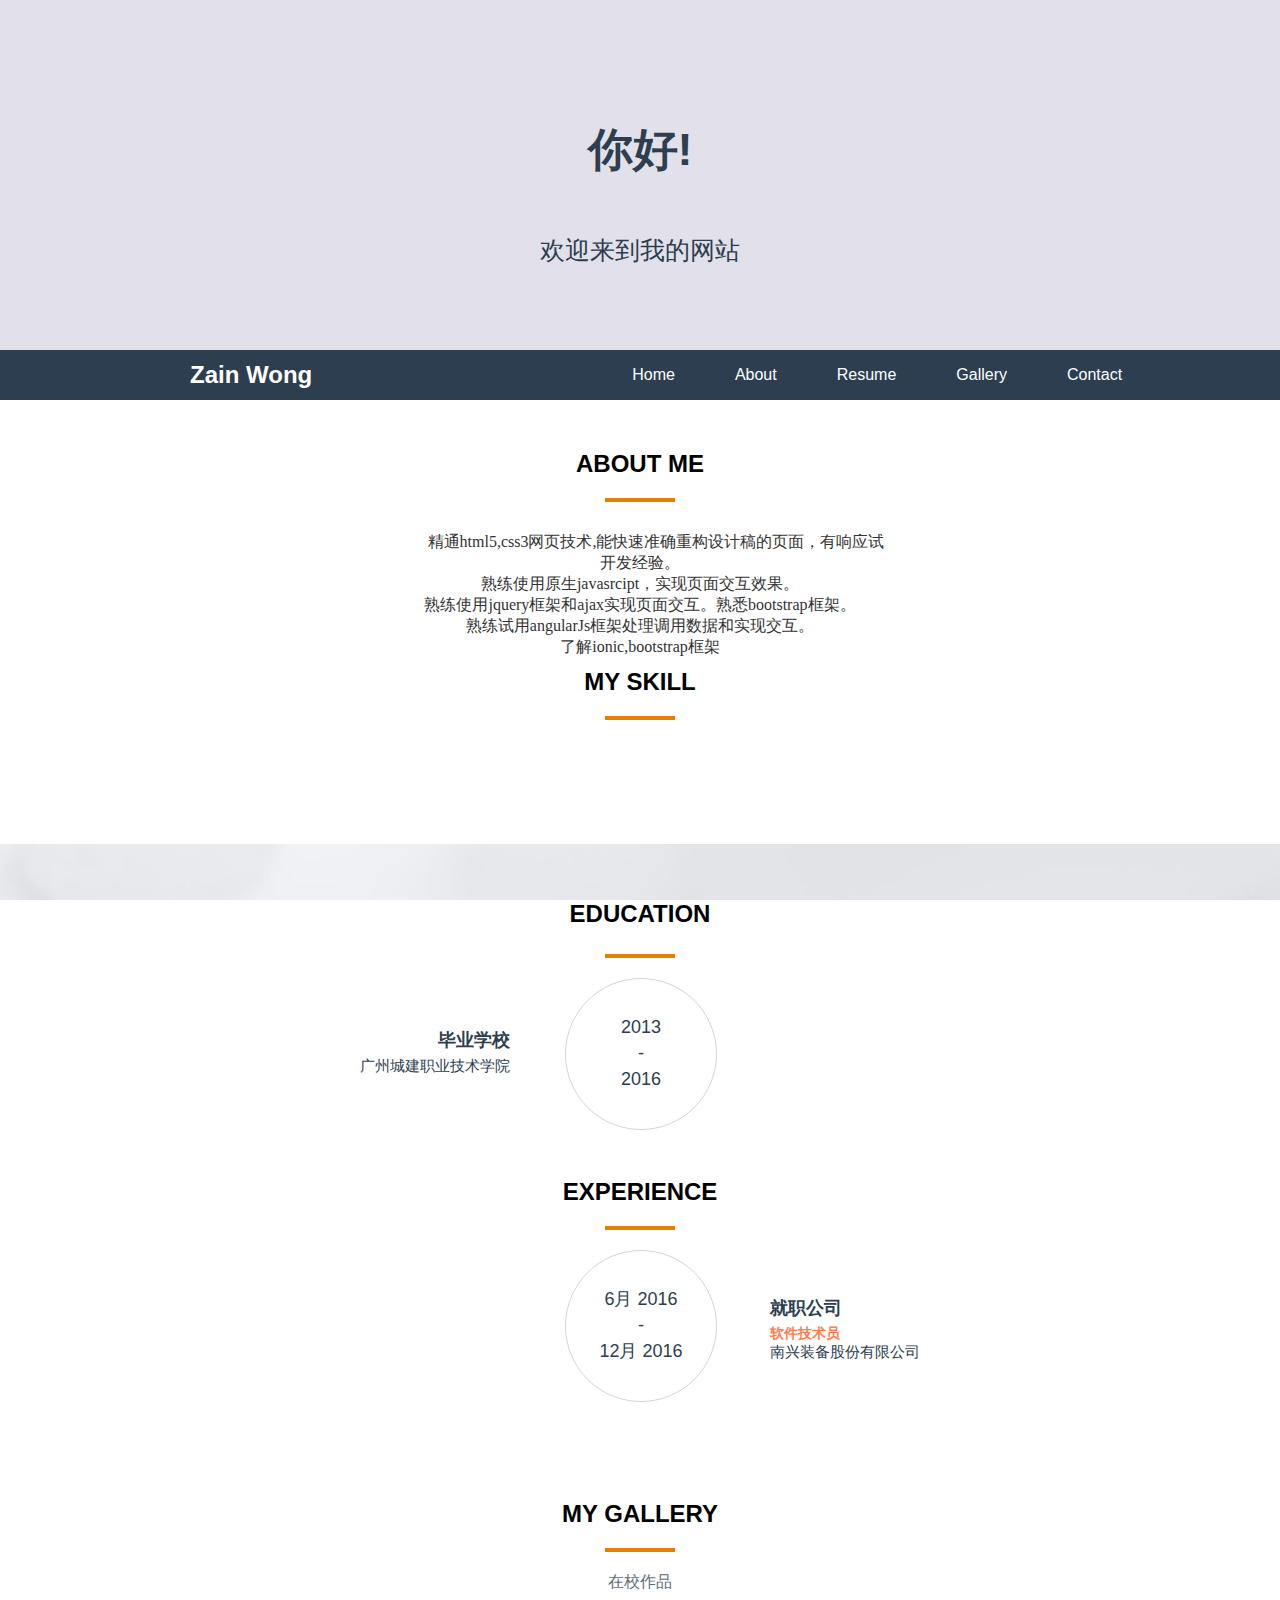
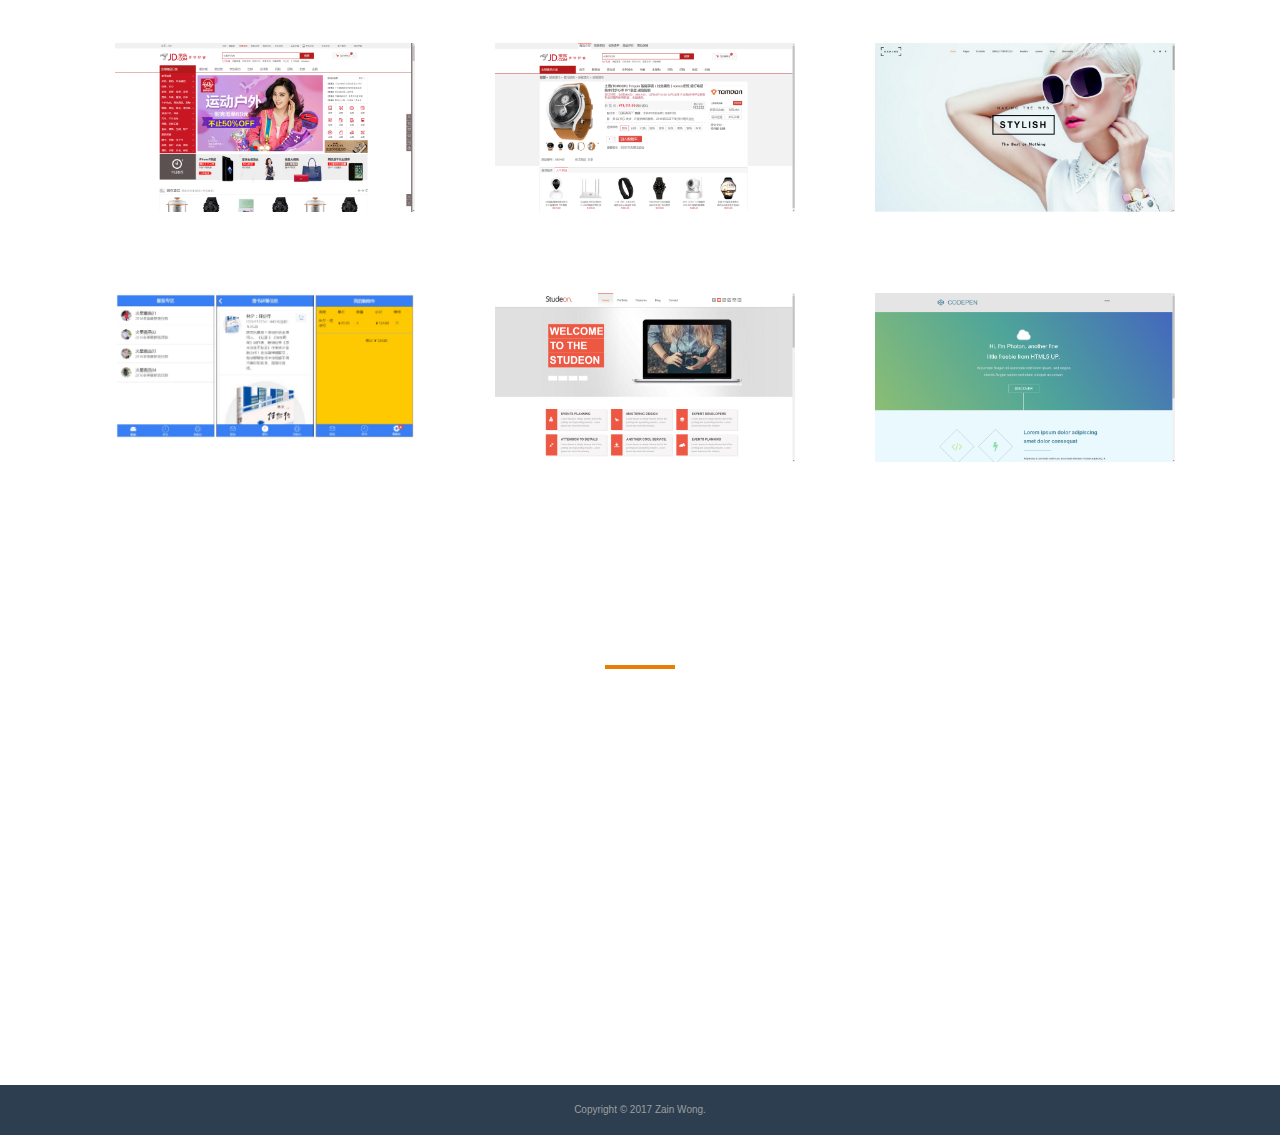
<file: index.html>
<!DOCTYPE html>
<html lang="en">
<head>
    <meta charset="UTF-8">
    <title>Zain Wong</title>
    <link href="css/font-awesome.css" rel="stylesheet" type="text/css"/>
    <link href="css/style.css" rel="stylesheet" type="text/css">
    <script src="js/jquery-3.1.0.js"></script>
    <script src="js/jq.js"></script>
</head>

<body>
<div class="wrap">

    <header>
        <div class="head_in">
            <div class="head_pic"></div>
            <div class="title">
                <h3>你好!</h3>
                <p>欢迎来到我的网站</p>
            </div>
        </div>
    </header>
    <div class="nav " id="nav">
        <div class="inner ">
            <h2><a id="wang" href="javascript:">Zain Wong</a></h2>
            <ul id="ul">
                <li id="home_b"><a href="javascript:">Home</a></li>
                <li id="about_b"><a href="javascript:">About</a></li>
                <li id="res_b"><a href="javascript:">Resume</a></li>
                <li id="gal_b"><a href="javascript:">Gallery</a></li>
                <li id="contact_b"><a href="javascript:">Contact</a></li>
            </ul>
        </div>
    </div>
    <section id="about">
        <div class="inner  clearfix">
            <h2 class="about_me">ABOUT ME</h2>
            <hr>
            <p>精通html5,css3网页技术,能快速准确重构设计稿的页面，有响应试开发经验。<br/>
                熟练使用原生javasrcipt，实现页面交互效果。<br/>
                熟练使用jquery框架和ajax实现页面交互。熟悉bootstrap框架。<br/>
                熟练试用angularJs框架处理调用数据和实现交互。<br/>
                了解ionic,bootstrap框架
            </p>
            <h2 class="skill">MY SKILL</h2>
            <hr>
            <ul>
                <li>HTML</li>
                <li>CSS</li>
                <li>JavaScript</li>
                <li>Jquery</li>
            </ul>
        </div>
    </section>
    <section id="edu">
        <div class="inner">
            <h2 class="educ">EDUCATION</h2>
            <hr>
            <div class="top ">
                <ul>
                    <li>
                        <div class="time">
                            <h4>2013
                                <br/>-<br/>
                                2016
                            </h4>
                        </div>
                        <div class="school">
                            <h5>毕业学校</h5>
                            <p>广州城建职业技术学院</p>
                            <span class="arrow"></span>
                        </div>
                    </li>
                </ul>
            </div>
            <h2>EXPERIENCE</h2>
            <hr>
          <div class="bot">
              <ul>
                  <li>
                      <div class="time">
                          <h4>6月 2016
                              <br/>-<br/>
                              12月 2016
                          </h4>
                      </div>
                      <div class="school exp">
                          <h5>就职公司</h5>
                          <h6>软件技术员</h6>
                          <p>南兴装备股份有限公司</p>
                          <span class="arrow_l"></span>
                      </div>
                  </li>
              </ul>
          </div>
        </div>
    </section>
    <section id="gallery" class="clearfix">
        <div class="inner">
            <h2>MY GALLERY</h2>
            <hr>
            <p>在校作品</p>
            <ul>
                <li>
                    <img src="images/01.png"/>
                    <div class="hoverText">
                        <a href="./jd/京东.html">
                            <div class="hover-text">
                                <h4>仿京东首页</h4>
                                <span>运用jQuery，css3技术</span>
                                <i class="fa fa-search"></i>
                            </div>
                        </a>
                    </div>
                </li>
                <li>
                    <img src="images/03.png"/>
                    <div class="hoverText">
                        <a href="./shopCar/shop.html">
                            <div class="hover-text">
                                <h4>仿京东详情页，购物车</h4>
                                <span>运用angular技术</span>
                                <i class="fa fa-search"></i>
                            </div>
                        </a>
                    </div>
                </li>
                <li>
                    <img src="images/02.png"/>
                    <div class="hoverText">
                        <a href="./stylish/1.html">
                            <div class="hover-text">
                                <h4>较完整的响应式网页</h4>
                                <span>Web Disign</span>
                                <i class="fa fa-search"></i>
                            </div>
                        </a>
                    </div>
                </li>

                <li>
                    <img src="images/04.jpg"/>
                    <div class="hoverText">
                        <a href="./phone/index.html">
                            <div class="hover-text">
                                <h4>web app轻应用</h4>
                                <span>运用angular，ionic技术</span>
                                <i class="fa fa-search"></i>
                            </div>
                        </a>
                    </div>
                </li>
                <li>
                    <img src="images/05.png"/>
                    <div class="hoverText">
                        <a href="./studeon/index.html">
                            <div class="hover-text">
                                <h4>较完整的静态页面</h4>
                                <span>多页面链接</span>
                                <i class="fa fa-search"></i>
                            </div>
                        </a>
                    </div>
                </li>
                <li>
                    <img src="images/06.png"/>
                    <div class="hoverText">
                        <a href="./codepen/codepen.html">
                            <div class="hover-text">
                                <h4>纯css静态页面</h4>
                                <span>主要技术css3,fontAwesome</span>
                                <i class="fa fa-search"></i>
                            </div>
                        </a>
                    </div>
                </li>

            </ul>
        </div>
    </section>
    <section id="contact">
        <div class="inner">
            <h2>CONTACT ME</h2>
            <hr>
            <div class="phone">
                <i class="fa fa-phone"></i>
                <p>13903030781</p>
            </div>
            <div class="email">
                <i class="fa fa-envelope"></i>
                <p>1209213529@qq.com</p>
            </div>
            <i class="fa fa-wechat wechat"></i>
            <ul id="wechat">
               <li></li>
                <li></li>
                <li></li>
                <li></li>
            </ul>
            <i class="fa fa-arrow-up" id="toTop"></i>
        </div>
    </section>
    <footer>
        <p>Copyright © 2017 Zain Wong. </p>
    </footer>
</div>

</body>
</html>
</file>
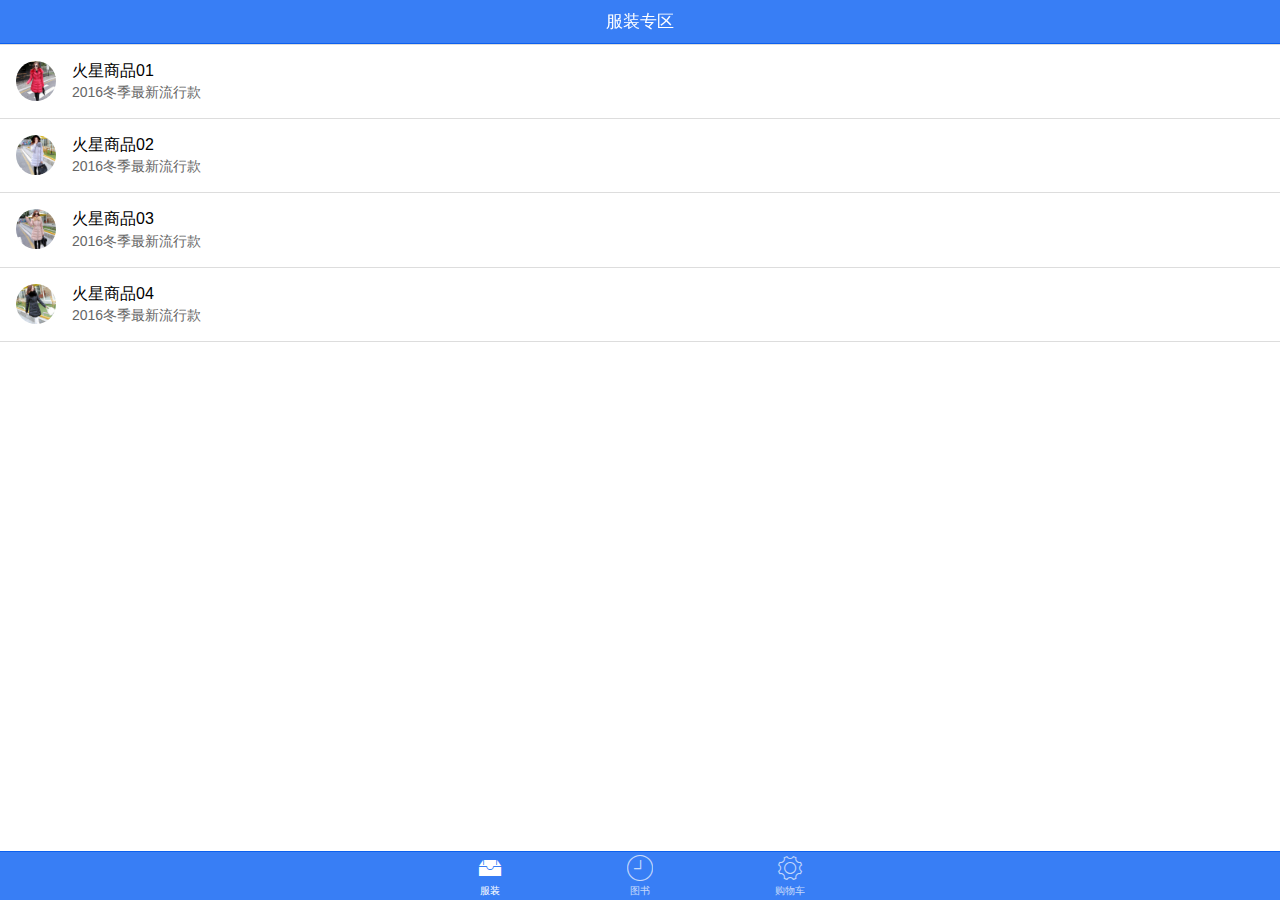
<file: phone/index.html>
<!DOCTYPE html>
<html lang="en">
<head>
    <meta charset="UTF-8">
    <title>Title</title>
    <link href="lib/ionic/css/ionic.css" rel="stylesheet">
    <script src="lib/ionic/js/ionic.bundle.js"></script>
    <script src="js/app.js"></script>
    <script src="js/services/cartService.js"></script>
    <script src="js/filters/customFilters.js"></script>
    <script src="templates/tabs/tabsCtrl.js"></script>
    <script src="templates/clothes/clothesCtrl.js"></script>
    <script src="templates/detail/detailCtrl.js"></script>
    <script src="templates/books/booksCtrl.js"></script>
    <script src="templates/booksDetail/booksDetailCtrl.js"></script>
    <script src="templates/cart/cartCtrl.js"></script>
</head>
<body ng-app="myapp">
<ion-nav-bar class="bar-positive">
    <ion-nav-back-button></ion-nav-back-button>
</ion-nav-bar>

<ion-nav-view></ion-nav-view>
</body>
</html>
</file>
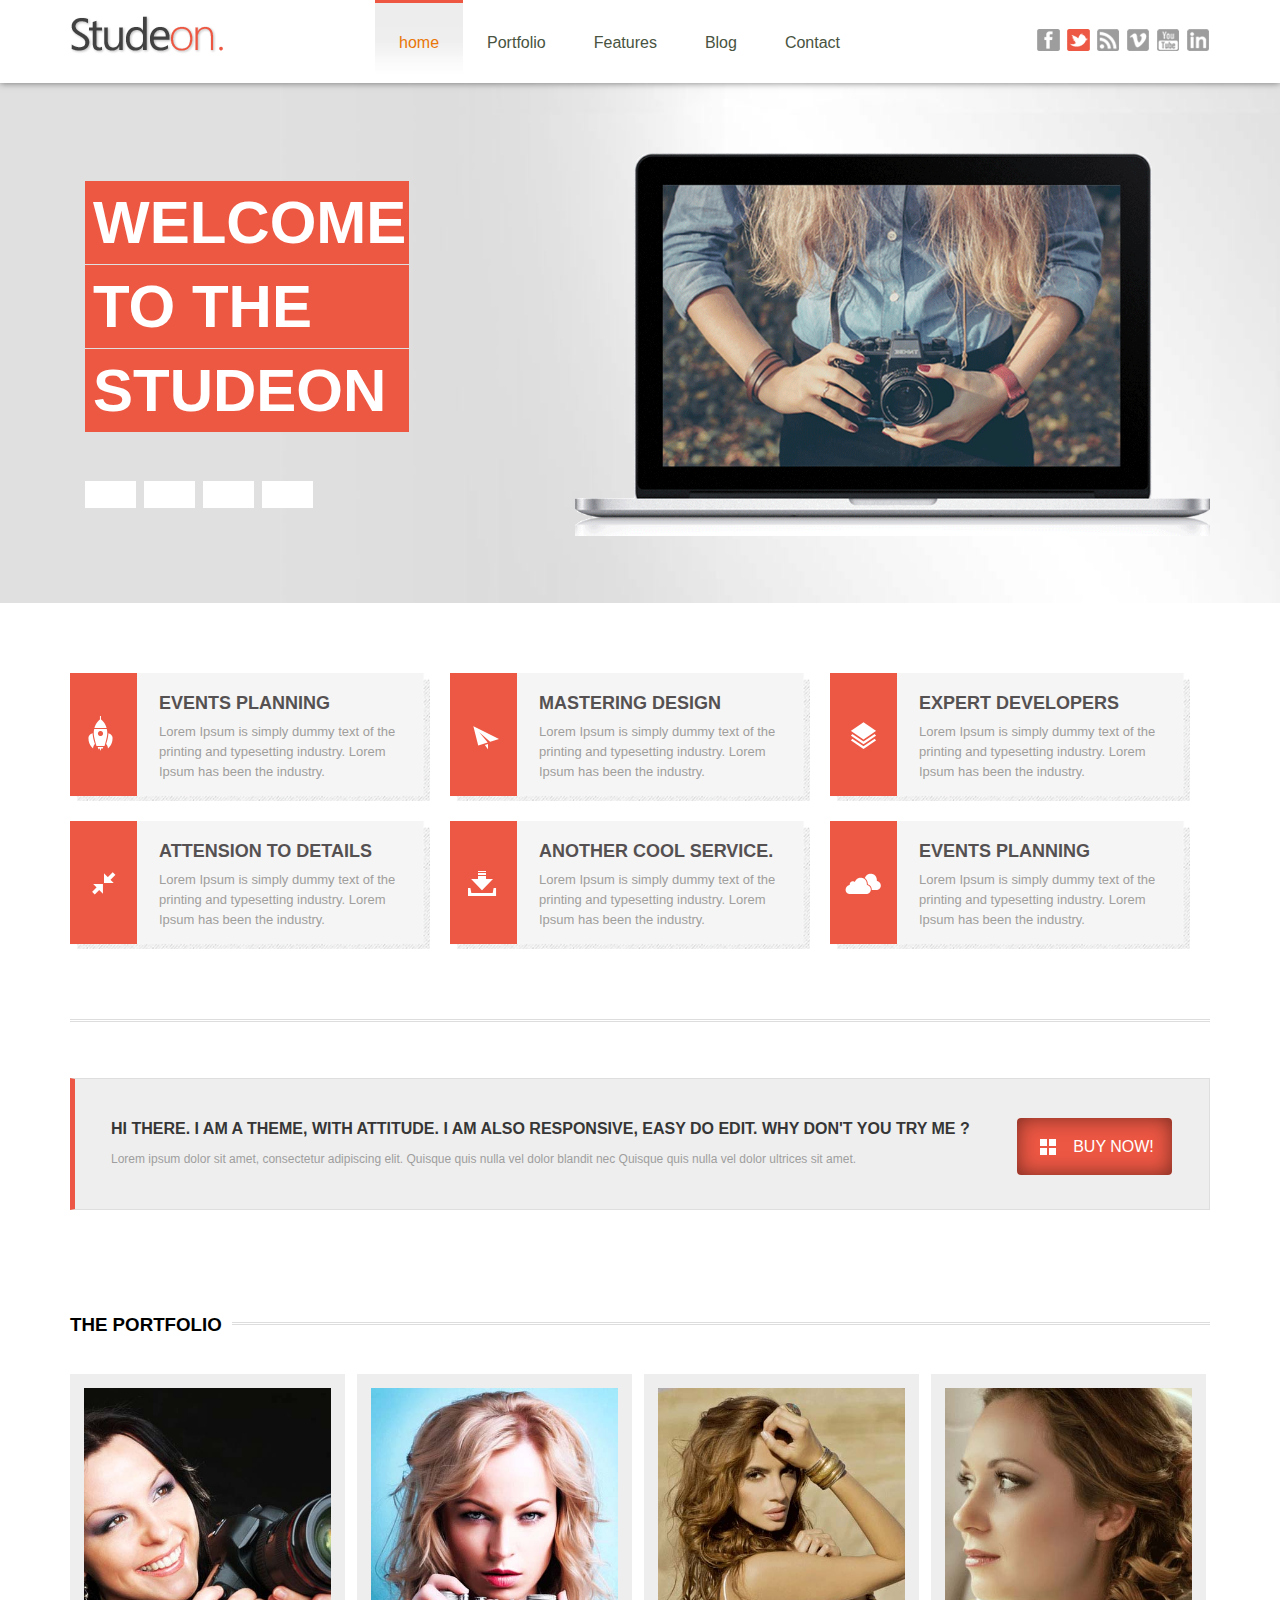
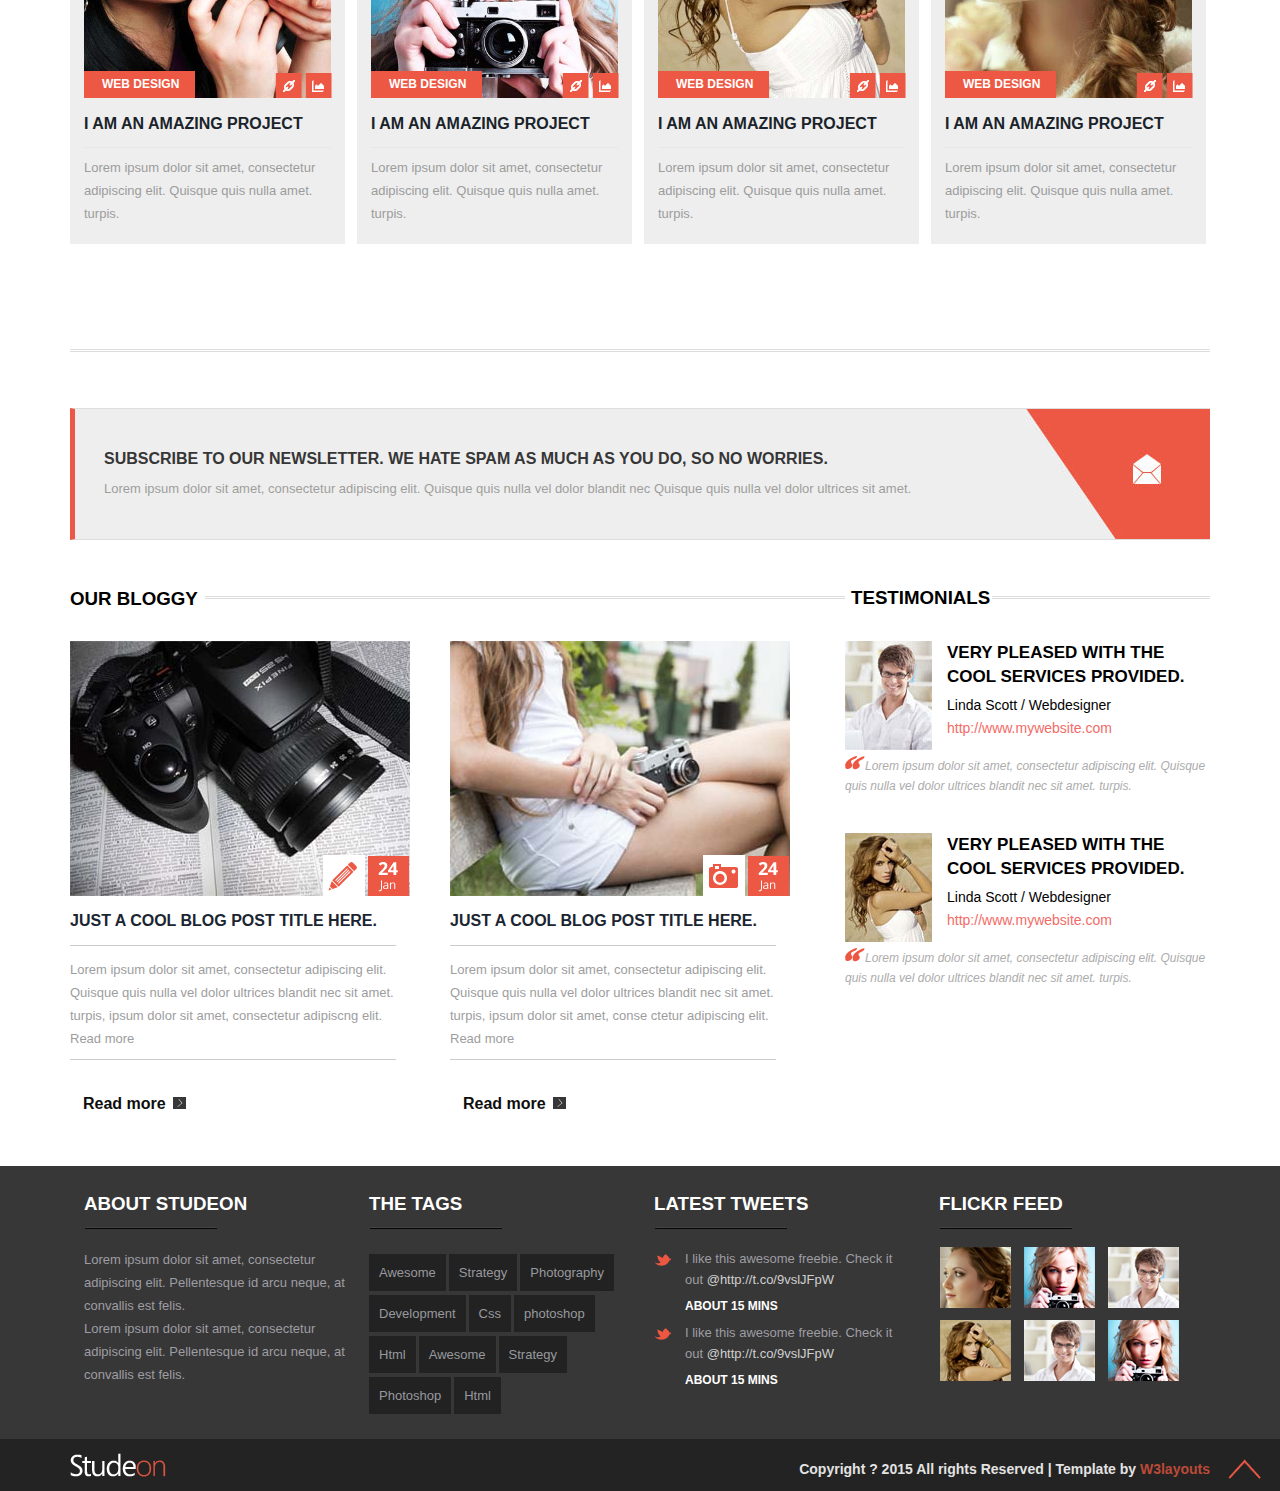
<file: studeon/index.html>
<!doctype html>
<html>
<head>
<meta charset="utf-8">
<title>index</title>
<link href="css/style.css" rel="stylesheet" type="text/css">
<link href="css/index.css" rel="stylesheet" type="text/css">
</head>

<body> 
	<div class="header">  
    	<div class="h-inner">
        	<div class="logo"><a href="#"><img src="images/logo.png" /></a></div>
            <div class="nav">
                <ul>
                    <li><a href="index.html" class="active">home</a></li>
                    <li><a href="portfolio.html">Portfolio</a></li>
                    <li><a href="features.html" >Features</a></li>
                    <li><a href="blog.html" >Blog</a></li>
                    <li><a href="contact.html" >Contact</a></li>
                </ul>
            </div>
            <div class="icon">
            <ul>
            	<li><a href="#" class="f"></a></li>
            	<li><a href="#" class="tiw"></a></li>
            	<li><a href="#" class="wifi"></a></li>
            	<li><a href="#" class="v"></a></li>
            	<li><a href="#" class="you"></a></li>
            	<li><a href="#" class="in"></a></li>
            </ul>
            </div>
        </div>
          	
    </div>
    <div class="banner">
    	<div class="banner-in">
        	<div class="banner-l">
            	<div class="banner-t">
                	<h2>WELCOME</h2>
                 	<h2 class="mid">TO THE</h2>
                	<h2>STUDEON</h2>                   
                </div>
                <div class="banner-b">
                	<div class="btn"><a href="#"></a></div>
                  	<div class="btn"><a href="#"></a></div>
                	<div class="btn"><a href="#"></a></div>
                	<div class="btn"><a href="#"></a></div>                 
                </div>
            </div>
            <div class="banner-r"><img src="images/slide1.png"/></div>
        </div>
    </div>
    <div class="main">
    	<div class="icon">
        	<div class="icon-in">
            	   <div class="icon-inner">
                	<div class="pic pic1"></div>
                    <div class="text">
                    	<h3>EVENTS PLANNING</h3>
                        <p>Lorem Ipsum is simply dummy text of the printing and typesetting industry. Lorem Ipsum has been the industry.</p>
                    </div>
                </div>
             	<div class="icon-inner">
                	<div class="pic pic2"></div>
                    <div class="text">
                    	<h3>MASTERING DESIGN</h3>
                        <p>Lorem Ipsum is simply dummy text of the printing and typesetting industry. Lorem Ipsum has been the industry.</p>
                    </div>
                </div>
            	<div class="icon-inner">
                	<div class="pic pic3"></div>
                    <div class="text">
                    	<h3>EXPERT DEVELOPERS</h3>
                        <p>Lorem Ipsum is simply dummy text of the printing and typesetting industry. Lorem Ipsum has been the industry.</p>
                    </div>
                </div>
            	<div class="icon-inner">
                	<div class="pic pic4"></div>
                    <div class="text">
                    	<h3>ATTENSION TO DETAILS</h3>
                        <p>Lorem Ipsum is simply dummy text of the printing and typesetting industry. Lorem Ipsum has been the industry.</p>
                    </div>
                </div>
            	<div class="icon-inner">
                	<div class="pic pic5"></div>
                    <div class="text">
                    	<h3>ANOTHER COOL SERVICE.</h3>
                        <p>Lorem Ipsum is simply dummy text of the printing and typesetting industry. Lorem Ipsum has been the industry.</p>
                    </div>
                </div>
            	<div class="icon-inner">
                	<div class="pic pic6"></div>
                    <div class="text">
                    	<h3>EVENTS PLANNING</h3>
                        <p>Lorem Ipsum is simply dummy text of the printing and typesetting industry. Lorem Ipsum has been the industry.</p>
                    </div>
                </div>
           </div>
        </div>
    	<div class="buy">
        	<div class="buy-in">
            	<div class="left">
                	<h3>HI THERE. I AM A THEME, WITH ATTITUDE. I AM ALSO RESPONSIVE, EASY DO EDIT. WHY DON'T YOU TRY ME ?</h3>
                    <p>Lorem ipsum dolor sit amet, consectetur adipiscing elit. Quisque quis nulla vel dolor blandit nec Quisque quis nulla vel dolor ultrices sit amet.</p>
                </div>
                <a href="#"><div class="btn"><h3 class="buy-now">BUY NOW!</h3></div></a>
            </div>
        </div>
    	<div class="por">
        	<div class="portf"><h3>THE PORTFOLIO</h3></div>
        	<div class="pic">
                
            	<div class="pic-in">
                	<div class="photo"><img src="images/p1.jpg"/>                    </div>
                  	<div class="icon1">WEB DESIGN</div>
                	<div class="icon2"><a href="#"></a></div>
                	<div class="icon3"><a href="#"></a></div>

                    <h3>I AM AN AMAZING PROJECT</h3>
                    <p>Lorem ipsum dolor sit amet, consectetur adipiscing elit. Quisque quis nulla amet. turpis.</p>
                </div>
           	    <div class="pic-in">
                	<div class="photo"><img src="images/p2.jpg"/></div>
                 	<div class="icon1">WEB DESIGN</div>
                	<div class="icon2"><a href="#"></a></div>
                	<div class="icon3"><a href="#"></a></div>

                    <h3>I AM AN AMAZING PROJECT</h3>
                    <p>Lorem ipsum dolor sit amet, consectetur adipiscing elit. Quisque quis nulla amet. turpis.</p>
                </div>
            	<div class="pic-in">
                	<div class="photo"><img src="images/p3.jpg"/></div>                  	
                    <div class="icon1">WEB DESIGN</div>
                	<div class="icon2"><a href="#"></a></div>
                	<div class="icon3"><a href="#"></a></div>

                    <h3>I AM AN AMAZING PROJECT</h3>
                    <p>Lorem ipsum dolor sit amet, consectetur adipiscing elit. Quisque quis nulla amet. turpis.</p>
                </div>
            	<div class="pic-in pic4">
                	<div class="photo"><img src="images/p4.jpg"/></div>                  	
                    <div class="icon1">WEB DESIGN</div>
                	<div class="icon2"><a href="#"></a></div>
                	<div class="icon3"><a href="#"></a></div>

                    <h3>I AM AN AMAZING PROJECT</h3>
                    <p>Lorem ipsum dolor sit amet, consectetur adipiscing elit. Quisque quis nulla amet. turpis.</p>
                </div>
           </div>
        </div>
    	<div class="mail">
        	<div class="mail-in">
            	<div class="text">
                	<h3>SUBSCRIBE TO OUR NEWSLETTER. WE HATE SPAM AS MUCH AS YOU DO, SO NO WORRIES.</h3>
                    <p>Lorem ipsum dolor sit amet, consectetur adipiscing elit. Quisque quis nulla vel dolor blandit nec Quisque quis nulla vel dolor ultrices sit amet.</p>
                </div>
                <div class="let"><img src="images/index_10.jpg"/></div>
            </div>
        </div>
    	<div class="blog">
            <div class="text"><h3>OUR BLOGGY</h3></div>

        	<div class="blog-l">
            	<div class="left">
                	<div class="pic"><img src="images/b1.jpg"/>
                    <div class="l"></div>
					<div class="r"></div>
                                        
                    </div>
                    <h3>JUST A COOL BLOG POST TITLE HERE.</h3>
                    <p>Lorem ipsum dolor sit amet, consectetur adipiscing elit. Quisque quis nulla vel dolor ultrices blandit nec sit amet. turpis, ipsum dolor sit amet, consectetur adipiscng elit.
Read more  </p>
                    <div class="more">
                    	<a href="#">
                    	<h4>Read more</h4>
                    	<div class="jian"></div>
                        </a>
                    </div>
                </div>
           	  <div class="left left1">
                	<div class="pic"><img src="images/b2.jpg"/>
                    <div class="l pho"></div>
					<div class="r"></div>
                                        
                    </div>
                    <h3>JUST A COOL BLOG POST TITLE HERE.</h3>
                    <p>Lorem ipsum dolor sit amet, consectetur adipiscing elit. Quisque quis nulla vel dolor ultrices blandit nec sit amet. turpis, ipsum dolor sit amet, conse ctetur adipiscing elit.
Read more  </p>
                    <div class="more">
                    	<a href="#">
                    	<h4>Read more</h4>
                    	<div class="jian"></div>
                        </a>
                    </div>
                </div>
           </div>
            <div class="blog-r">
            	<div class="text"><h3>TESTIMONIALS</h3></div>
               <div class="top">
              		<div class="top-t">
                        <div class="pic"><img src="images/pp_03.jpg"/>   
                        </div>
                        <div class="text-r">
                        <h3>VERY PLEASED WITH THE </h3>
                        <h3 class="h6">COOL SERVICES PROVIDED.</h3>
                        <h4>Linda Scott / Webdesigner</h4>
                        <h5>http://www.mywebsite.com</h5>
    
                        </div> 
                        </div>  
                    <p><img src="images/quotes.png"/><i>Lorem ipsum dolor sit amet, consectetur adipiscing elit. Quisque quis nulla vel dolor ultrices blandit nec sit amet. turpis.</i></p>
              </div>
               <div class="top bot">
              		<div class="top-t">
                        <div class="pic"><img src="images/pp_06.jpg"/>   
                        </div>
                        <div class="text-r">
                        <h3>VERY PLEASED WITH THE </h3>
                        <h3 class="h6">COOL SERVICES PROVIDED.</h3>
                        <h4>Linda Scott / Webdesigner</h4>
                        <h5>http://www.mywebsite.com</h5>
    
                        </div> 
                 </div>  
                    <p><img src="images/quotes.png"/><i>Lorem ipsum dolor sit amet, consectetur adipiscing elit. Quisque quis nulla vel dolor ultrices blandit nec sit amet. turpis.</i></p>
              </div>
           </div>
        </div>
        
    </div>
	<div class="footer">
   		<div class="footer-in">
        	<div class="left">
            	<h3>ABOUT STUDEON</h3>
                <p>Lorem ipsum dolor sit amet, consectetur adipiscing elit. Pellentesque id arcu neque, at convallis est felis.</p>
                <p class="p2">Lorem ipsum dolor sit amet, consectetur adipiscing elit. Pellentesque id arcu neque, at convallis est felis.</p>
            </div>
          	<div class="left">
            	<h3>THE TAGS</h3>
                <div class="black">
                    <div class="box"><a href="#">Awesome</a></div>
                    <div class="box"><a href="#">Strategy</a></div>
                    <div class="box"><a href="#">Photography</a></div>
                    <div class="box"><a href="#">Development</a></div>
                    <div class="box"><a href="#">Css</a></div>
                    <div class="box"><a href="#">photoshop</a></div>
                    <div class="box"><a href="#">Html</a></div>
                    <div class="box"><a href="#">Awesome</a></div>
                    <div class="box"><a href="#">Strategy</a></div>
                    <div class="box"><a href="#">Photoshop</a></div>
                    <div class="box"><a href="#">Html</a></div>
			</div>
            </div>
        	<div class="left left3">
                    <h3>LATEST TWEETS</h3> 
               		<div class="bird-in">        	
                        <p>I like this awesome freebie. Check 							it out <span><a href="#">@http://t.co/9vslJFpW</a></span></p>
                        <h4>ABOUT 15 MINS</h4> 
               		</div>
               		<div class="bird-in">        	
                        <p class="p2">I like this awesome freebie. Check 							it out <span><a href="#">@http://t.co/9vslJFpW</a></span></p>
                        <h4>ABOUT 15 MINS</h4> 
               		</div>
          	</div>
        	<div class="left last">
            	<h3>FLICKR FEED</h3>
			  <div class="feed">
                	<div class="pic"><a href="#"><img src="images/f1.png"/></a></div>
                	<div class="pic"><a href="#"><img src="images/f2.png"/></a></div>
                	<div class="pic"><a href="#"><img src="images/f3.png"/></a></div>
                	<div class="pic"><a href="#"><img src="images/f4.png"/></a></div>
                	<div class="pic"><a href="#"><img src="images/f3.png"/></a></div>
                	<div class="pic"><a href="#"><img src="images/f2.png"/></a></div>
               </div>
                
            </div>
      </div> 
    </div>
    <div class="bottom">
    	<div class="go-top"><a href="#"><img src="images/move-top.png"/></a></div>
    	<div class="bottom-in">
        	<div class="bottom-l"><img src="images/logo2.png"/></div>
        	<div class="bottom-r"><h4>Copyright ? 2015 All rights Reserved | Template by <span> W3layouts</span></h4></div>
        </div>
    </div>
</body>
</html>
</file>
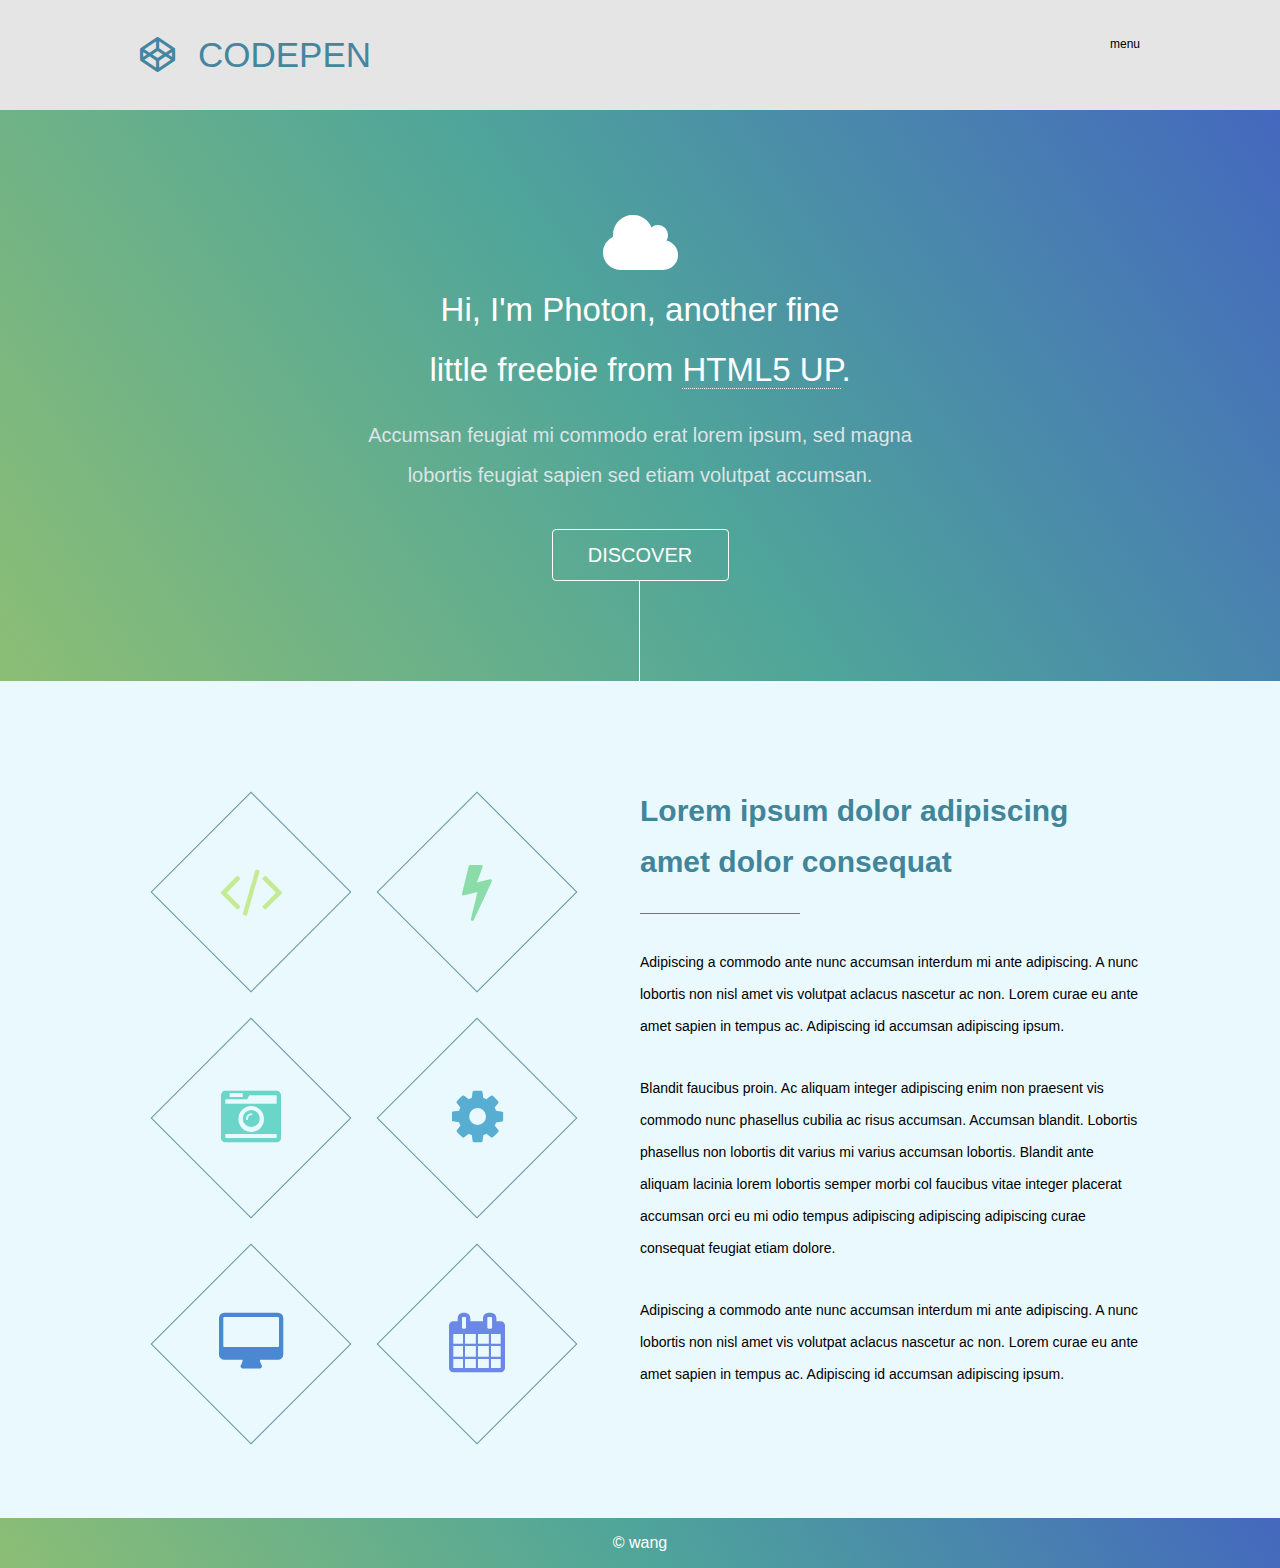
<file: codepen/codepen.html>
<!doctype html>
<html>
<head>
<meta charset="utf-8">
<title>无标题文档</title>


<link href="css/style.css" rel="stylesheet" type="text/css">
<link href="css/font-awesome.min.css" rel="stylesheet" type="text/css">
</head>

<body>
<header>
	<div class="inner">
        <div class="logo"><a href="#"><i class="fa fa-codepen"></i>CODEPEN</a></div>
        <div class="menu">menu</div>
    </div>
</header>
<section class="one">
	<div class="inner">
        <div class="cloud"><i class="fa fa-cloud"></i></div>
        <h1>Hi, I'm Photon, another fine<br/>little freebie from <a href="#">HTML5 UP</a>.</h1>
        <p>Accumsan feugiat mi commodo erat lorem ipsum, sed magna<br/>lobortis feugiat sapien sed etiam volutpat accumsan.</p>
        <div class="btn"><a href="#">DISCOVER</a></div>
    </div>
</section>
<section class="two">
	<div class="inner">
    	<div class="left">
        	<li><a href="#"><i class="fa fa-code"></i></a></li>
        	<li><a href="#"><i class="fa fa-bolt"></i></a></li>
        	<li><a href="#"><i class="fa fa-camera-retro"></i></a></li>
        	<li><a href="#"><i class="fa fa-cog"></i></a></li>
        	<li><a href="#"><i class="fa fa-desktop"></i></a></li>
        	<li><a href="#"><i class="fa fa-calendar"></i></a></li>
        </div>
        <div class="right">
        	<h3>Lorem ipsum dolor adipiscing<br/>
amet dolor consequat</h3>
			<p class="p1">Adipiscing a commodo ante nunc accumsan interdum mi ante adipiscing. A nunc lobortis non nisl amet vis volutpat aclacus nascetur ac non. Lorem curae eu ante amet sapien in tempus ac. Adipiscing id accumsan adipiscing ipsum.</p>
            <p>Blandit faucibus proin. Ac aliquam integer adipiscing enim non praesent vis commodo nunc phasellus cubilia ac risus accumsan. Accumsan blandit. Lobortis phasellus non lobortis dit varius mi varius accumsan lobortis. Blandit ante aliquam lacinia lorem lobortis semper morbi col faucibus vitae integer placerat accumsan orci eu mi odio tempus adipiscing adipiscing adipiscing curae consequat feugiat etiam dolore.</p>
            <p>
Adipiscing a commodo ante nunc accumsan interdum mi ante adipiscing. A nunc lobortis non nisl amet vis volutpat aclacus nascetur ac non. Lorem curae eu ante amet sapien in tempus ac. Adipiscing id accumsan adipiscing ipsum.</p>
        </div>
        <div class="clear"></div>
    </div>
</section>
<footer>
	<div class="inner">
    	<ul>
        	<li><a href="#"><i class="tiwter"></i></a></li>
        </ul>
        <p>© wang<br/>
</p>
    </div>
</footer>
</body>
</html>
</file>
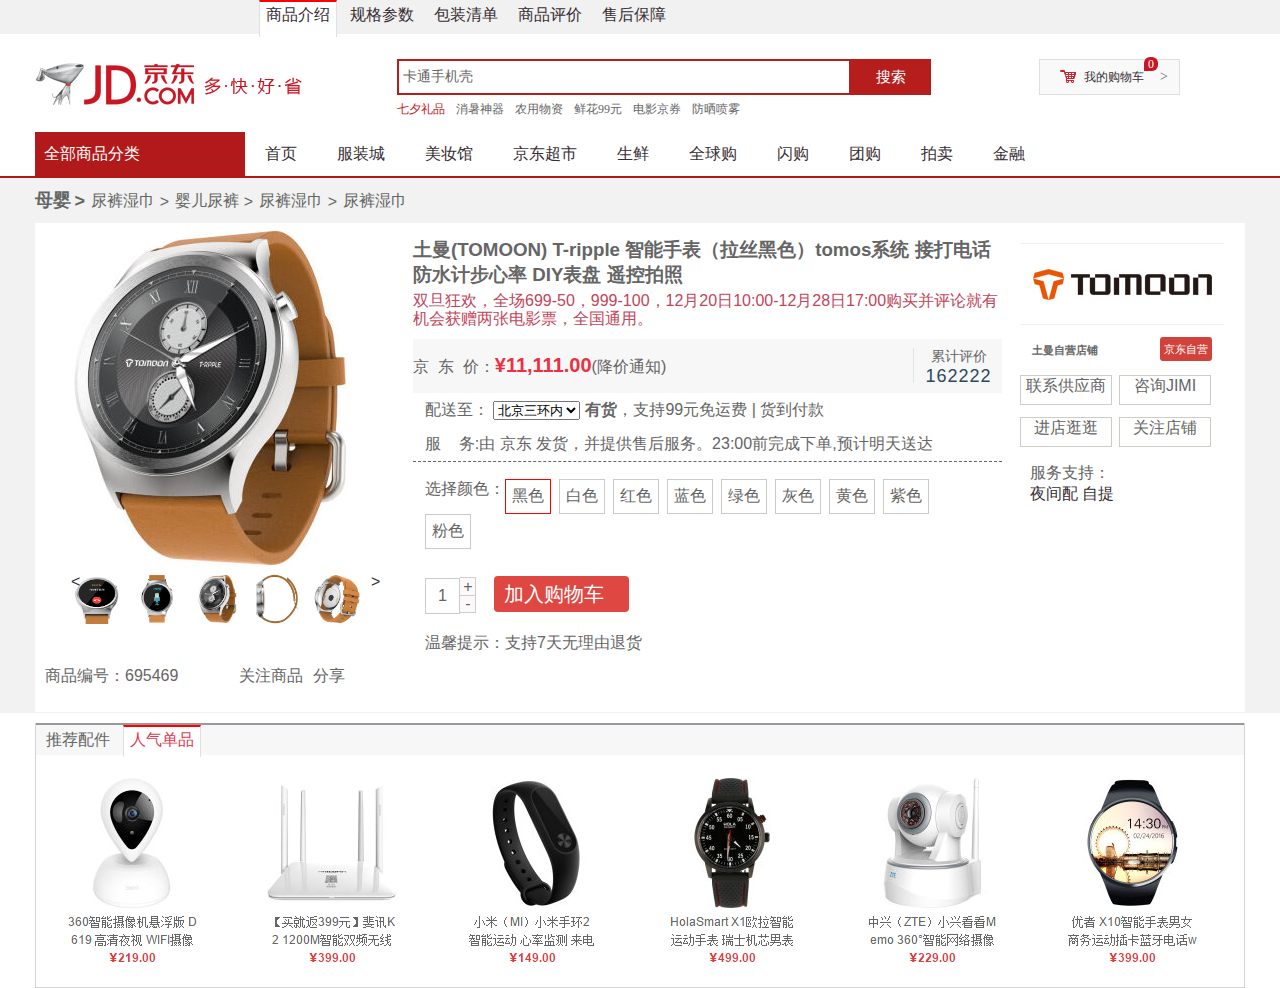
<file: jd/shop.html>
<!doctype html>
<html>
<head>
<meta charset="utf-8">
<title>无标题文档</title>
<style>
*{margin:0;padding:0;}
ul{list-style:none;}
i{font-style:normal;}
span{-moz-user-select:none;-webkit-user-select:none;-ms-user-select:none;user-select:none;}
.clear:after{content:'200B';width:0;height:0;display:block;font-size:0;clear:both}
body{font-family:arial,'微软雅黑';color:#656565}
a{text-decoration:none;color:#372e33}
.inner{margin:0 auto;width:1210px;}
header{background:#f1f1f1;z-index:-2;position:relative;}
header ul{display:inline-block;padding-left:221px;}
header ul li{float:left;line-height:30px;height:30px;padding:0 10px;text-align:center;position:relative;}
header ul li span{height:35px;width:76px;position:absolute;left:3px;top:0;background:#fff;border-left:1px #e0e0e0 solid;border-right:1px #e0e0e0 solid;border-top:2px solid red;z-index:-1;display:none;}
.s_block{display:block}
.h_mid .buycar {background: #f9f9f9 url(./images/jd2015img.png) no-repeat 19px -49px;width: 95px;height: 34px;line-height: 34px; border: 1px solid #dfdfdf; color: #666;  float: right;  font-size: 12px;  font-family: "宋体"; margin: 25px 65px 0 0;  padding-left: 44px;  position: relative;  }
.h_mid .buycar a {  font-size: 12px;  font-family: "宋体";  }
.h_mid .buycar i {  float: right;  margin-right: 11px;  font-size: 14px;  }
.h_mid .buycar span.zero {  color: #fff;  background-color: #c81623;  border-radius: 6px 6px 6px 0;  height: 14px;  line-height: 14px;  position: absolute;  left: 104px;  top: -3px;  padding: 0 4px;  font-size: 12px;  max-width: 100px;  }
.h_mid {width: 1210px;margin: 0 auto;}
.h_mid .logo {float: left;margin-top: 20px;}
.h_mid .logo img {float: left;}
.h_mid .logo a{display: inline-block;width:100%;}
.h_mid form {padding: 25px 0 0 92px;float: left;width: 538px;height: 62px;overflow: hidden;}
.h_mid form input[type="text"] {width: 454px;line-height: 32px;background-color: #fff;border: 2px solid #b61d1d;font-size: 14px;color: #666;padding: 0 4px;box-sizing: border-box;float: left;height: 36px;}
.h_mid form input[type="submit"] {width: 80px;height: 36px;border: 0;line-height: 36px;	background-color: #b61d1d;font-size: 15px;color: #fff;padding: 0 5px;float: left;cursor: pointer;}
.h_mid .link a {float: left;color: #666;font-size: 12px;font-family: "宋体";height: 28px;line-height: 28px;margin-right: 11px;}
.h_mid a.active {color: #c81623;}
.h_mid .link a:hover {color: #c81623;}
.h_bottom {width: 1210px;	margin: 0 auto;padding-top: 11px;}
.h_bottom .all {float: left; height: 44px; width: 201px;line-height: 44px; color: #fff;background: #b1191a; font-size: 16px;text-align: left;padding-left:9px;}
.h_bottom .ul {float: left;}
.h_bottom ul li {float: left;height: 44px;	line-height: 44px;padding: 0 20px;}
.h_bottom ul li a {display: block;font-size: 16px;}
.main{border-top:2px solid #b2191b;background:#f2f2f2;}
.main .m_dl i{position:absolute;right:-14px;top:1px;}
.main .m_dl{height:45px;line-height:45px;}
.main .m_dl dt{float:left;font-weight:bolder;font-size:18px;color:#626665;position:relative;}
.main .m_dl dd{float:left;padding-left:20px;position:relative;}
.in_main{height:489px;border-bottom:1px solid #f1f1f1;background:#fff}
.in_main .left{width:378px;float:left;position:relative;}
.in_main .left #div1{width:350px;height:350px;position:relative;}
.in_main .left #div1 span{height:100px;width:100px;position:absolute;opacity:.5;background:#CF5555;left:0;top:0;display:none;cursor:none}
.in_main .left #div2{height:350px;width:350px;position:absolute;left:350px;top:0;z-index:2;overflow:hidden;display:none;}
.in_main .left #div1 img{width:100%}
.in_main .left #div2 img{position:absolute;}
.in_main .left .l_bot{position:absolute;bottom:-62px;left:10px;width:310px}
.in_main .left .l_bot p{float:left;}
.in_main .left .l_bot span{float:right;display:inline-block;padding-right:10px;}


.in_main .left .l_mid{position:relative;}
.in_main .left .l_mid a{position:absolute;}
.in_main .left .l_mid ul{padding:0 36px;}
.in_main .left .l_mid li{float:left;height:50px;width:50px;margin-right:8px;border:1px solid #fff;}
.in_main .left .l_mid img{width:100%}

.in_main .left .l_top{height:360px;width:360px}
.in_main .mid{padding-top:14px;width:589px;float:left;position:relative;}
.in_main .mid h3{line-height:25px;text-intend:1em}
.in_main .mid .out{line-height:18px;color:#c3455a;padding-top:5px;margin-bottom:11px;}
.in_main .mid .price{background:#f7f7f7;padding-top:9px;padding-bottom:6px;}
.in_main .mid .in_price{height:35px;line-height:35px;width:500px;border-right:1px solid #e5e5e5;float:left;}
.in_main .mid .in_price span{font-size:20px;color:#ee2f41;font-weight:bolder;}
.in_main .mid .in_right{width:87px;float:right;text-align:center;font-size:14px;}
.in_main .mid .in_right i{font-style:normal;color:#2c495b;font-size:18px;letter-spacing:1px;}
.in_main .mid .send{line-height:34px;border-bottom:1px dashed;padding-left:12px}
.in_main .mid .send p select{margin-right:5px;}
.in_main .mid .send p i{font-weight:bolder;}
.in_main .mid .in_bot dl{padding:17px 12px 0;}
.in_main .mid .in_bot dt{font-weight:normal;font-size:16px;float:left;}
.in_main .mid .in_bot dd{padding:6px;border:1px solid #cbcbcb;float:left;margin-right:8px;cursor:pointer;}
.in_main .mid .buy{position:absolute;bottom:-65px;left:12px}
.in_main .mid .buy .num{display:inline-block;height:34px;width:33px;border:1px solid  #c8cecc;line-height:34px;text-align:center;position:relative;margin-right:30px;}
.in_main .mid .buy .plus{text-align:center;  cursor:pointer;height:17px;width:15px;background:#fdf9fa;border-top:1px solid #cdcfce;border-right:1px solid #cdcfce;border-bottom:1px solid #cdcfce;position:absolute;right:153px;top:1px;line-height:17px}
.in_main .mid .buy .deplus{text-align:center;cursor:pointer;height:16px;width:15px;background:#fdf9fa;border-right:1px solid #cdcfce;border-bottom:1px solid #cdcfce;position:absolute;right:153px;top:20px;line-height:16px}
.in_main .mid .buy_car{display:inline-block;background:#df4742;line-height:36px; height:36px;width:115px;font-size:20px;color:#fff;padding:0 10px;border-radius:4px;}
.in_main .mid .tip{position:absolute;position:absolute;bottom:-105px;left:12px}
.in_main .right{padding-top:20px;float:right;width:204px;margin-right:21px;position:relative;}
.in_main .right .pic{height:70px;width:204px;border-top:1px solid #eeeeee;border-bottom:1px solid #eeeeee;text-align:center;padding-top:10px;}
.in_main .right h6{line-height:50px;padding:0 12px;}
.in_main .right .jingd{float:right;background:#d1423a;padding:4px;line-height:16px;margin-top:12px;color:#fff;font-weight:normal;border-radius:3px;}
.in_main .right li{height:28px;width:90px;border:1px solid #cccdc5;float:left;margin-right:7px;margin-bottom:12px;text-align:center; }
.in_main .right .bot{position:absolute;top:240px;left:10px;}
.bottom{border-left:1px solid #d4d4d4;border-right:1px solid #d4d4d4;border-bottom:1px solid #d4d4d4;height:264px;width:1208px;margin:0 auto;margin-top:10px;}
.bottom .top{display:inline-block;background:#f7f7f7;width:1208px;border-top:2px solid #99989e;z-index:-2;position:relative;}
.bottom .top li{float:left;line-height:30px;height:30px;padding:0 10px;text-align:center;position:relative;}
.bottom .top .ac{color:#df3951}
.bottom .top li span{height:30px;width:76px;position:absolute;left:3px;top:0;background:#fff;border-left:1px #e0e0e0 solid;border-right:1px #e0e0e0 solid;border-top:2px solid red;z-index:-1;display:none;}
.bottom .top li .s_block{display:block}
</style>
</head>
<script src="js/jquery-3.1.0.js"></script>
<script src="js/angular.js"></script>
<script src="js/angular-route.js"></script>
<script>
    var myapp = angular.module('myapp',['ngRoute'])
            .config(function ($routeProvider) {
                $routeProvider
                        .when('/',{templateUrl:'pages/products.html',controller:'productsCtrl'})
                        .when('/products',{templateUrl:'pages/products.html',controller:'productsCtrl'})
                        .when('/car',{templateUrl:'pages/car.html',controller:'cartCtrl'})
                        .otherwise({templateUrl:'pages/products.html',controller:'productsCtrl'})
            })
            .factory('carService',function () {
                var cart = []
                return{
                    add:function (product) {
                        
                        for(var i=0;i<cart.length;i++){
                            var item = cart[i]
                            product.quantity++

                            if(product.name == item.product.name){
                                item.number++

                                return
                            }
                        }

                        cart.push({product:product,number:1})

                    },

                    findAll:function () {
                        return cart;
                    },

                    remove:function (name) {
                        for(var i=0;i<cart.length;i++){
                            var item = cart[i]
                            if(name == item.product.name){
                                cart.splice(i,1)
                                return
                            }

                        }
                    }
                    
                    
                }
                
                
            })
            
            .controller('productsCtrl',function ($scope,$http,carService) {
                var url = 'products.json'
                $http.get(url).success(function (data) {
                    $scope.products = data
                })

                //选择购买数量
                $scope.countN =1;
                $scope.plus = function () {
                    $scope.countN++
                }
                $scope.dplus = function () {
                    $scope.countN>0? $scope.countN--: $scope.countN==0
                }

                //加入购物车-按钮
                $scope.add = function (product) {
                    if($scope.countN>1){
                        product.quantity+=$scope.countN-1
                    }
                        carService.add(product)

                }

                //选择要购买的商品
                var def =[{color:"黑色",imgsrc:"2-328x300.jpg",name:"京东金条999 100g 中国黄金出品",price:21111,quantity:1}]
                $scope.def = def
                $scope.color = '黑色'
                $scope.colorPrice = 11111
                $scope.dis = function (product) {
                     def.length = 0
                     def.push({color:product.color,imgsrc:product.imgsrc,name:product.name,price:product.price,quantity:product.quantity})
                     $scope.color =  def[0].color
                    $scope.colorPrice = def[0].price
                }
            })
            .controller('cartCtrl',function ($scope,carService) {
                //拿到购物筐中所有商品
                $scope.cart = carService.findAll()


                //统计购买总数量
                $scope.count = function () {
                    var total = 0

                    angular.forEach($scope.cart,function (item) {

                        total +=item.product.quantity
                    })

                    return total;
                }

                //删除商品
                $scope.del = function (name) {
                    carService.remove(name)
                }


                //统计总价格
                $scope.countPrice = function () {
                    var total = 0
                    angular.forEach($scope.cart,function (item) {
                        total += item.product.quantity*item.product.price
                    })
                    return total;
                }

            })


</script>
<body ng-app="myapp">
<header>
<div class="inner">
	<ul>
		<li><a href="javascript:">商品介绍</a><span class="s_block"></span></li>
		<li><a href="javascript:">规格参数</a><span></span></li>
		<li><a href="javascript:">包装清单</a><span></span></li>
		<li><a href="javascript:">商品评价</a><span></span></li>
		<li><a href="javascript:">售后保障</a><span></span></li>
	</ul>
</div>

</header>
 <div class="h_mid clear">
    <div class="logo clear"><a href="#/"><img src="images/logo-201305.png" ></a></div>
    <form>
      <input type="text" value="卡通手机壳">
      <input type="submit" value="搜索">
      <div class="link"> <a class="active" href="#">七夕礼品</a> <a href="#">消暑神器</a><a href="#">农用物资</a> <a href="#">鲜花99元</a> <a href="#">电影京券</a> <a href="#">防晒喷雾</a></div>
    </form>
     <div class="buycar" ng-controller="cartCtrl"><a href="#/car">我的购物车</a><i>></i><span class="zero">{{count()}}</span></div>

 </div>
   
  <div class="h_bottom clear">
    <div class="all">全部商品分类</div>
    <ul>
      <li><a href="#">首页</a></li>
      <li><a href="#">服装城</a></li>
      <li><a href="#">美妆馆</a></li>
      <li><a href="#">京东超市</a></li>
      <li><a href="#">生鲜</a></li>
      <li><a href="#">全球购</a></li>
      <li><a href="#">闪购</a></li>
      <li><a href="#">团购</a></li>
      <li><a href="#">拍卖</a></li>
      <li><a href="#">金融</a></li>
    </ul>
  </div>

  <div class="main clear">
    <div ng-view></div>
 </div>


  <div class="bottom">
  	<div class="inner">
    	<ul class="top">
        	<li>推荐配件<span></span></li>
            <li class="ac">人气单品<span class="s_block"></span></li>
        </ul>
        <img src="images/$2F`ZSC1CD{ZZ9W_LK~VAH8.png">
    </div>
  </div>
</body>
</html>
</file>
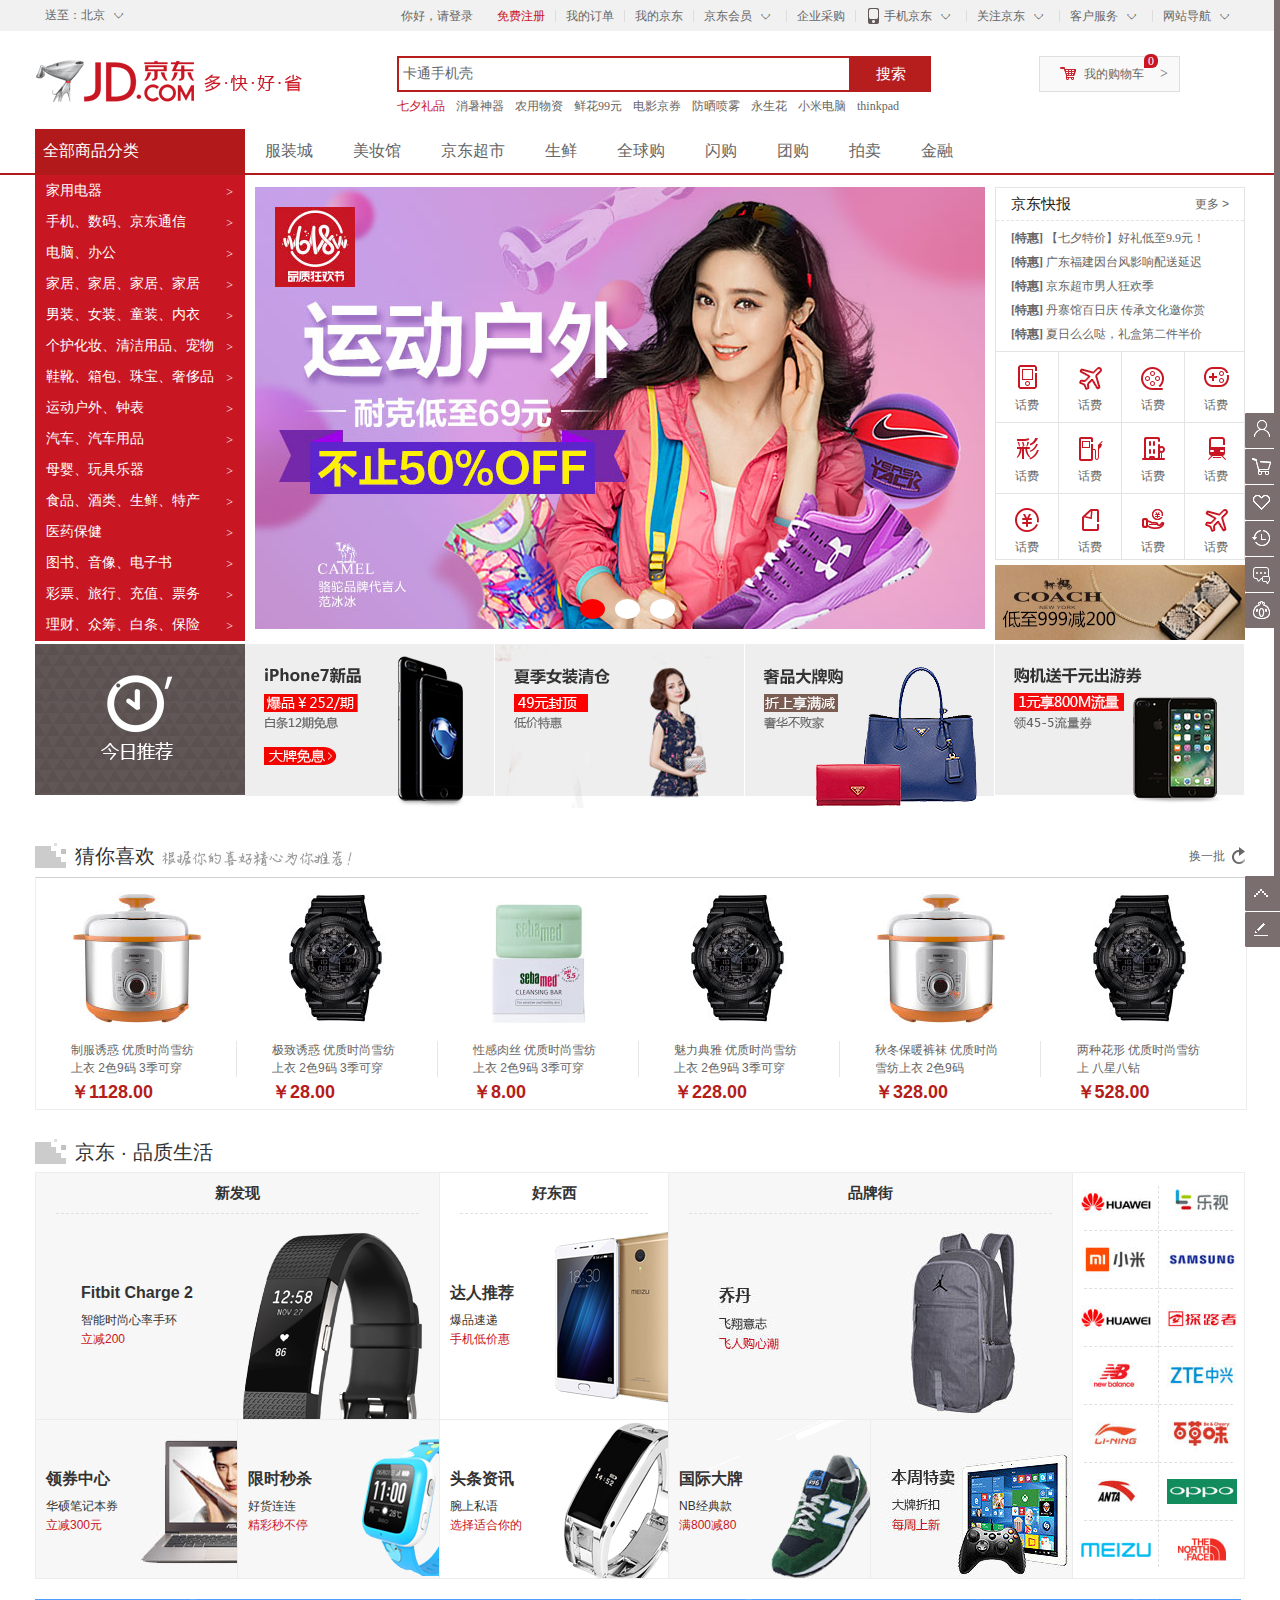
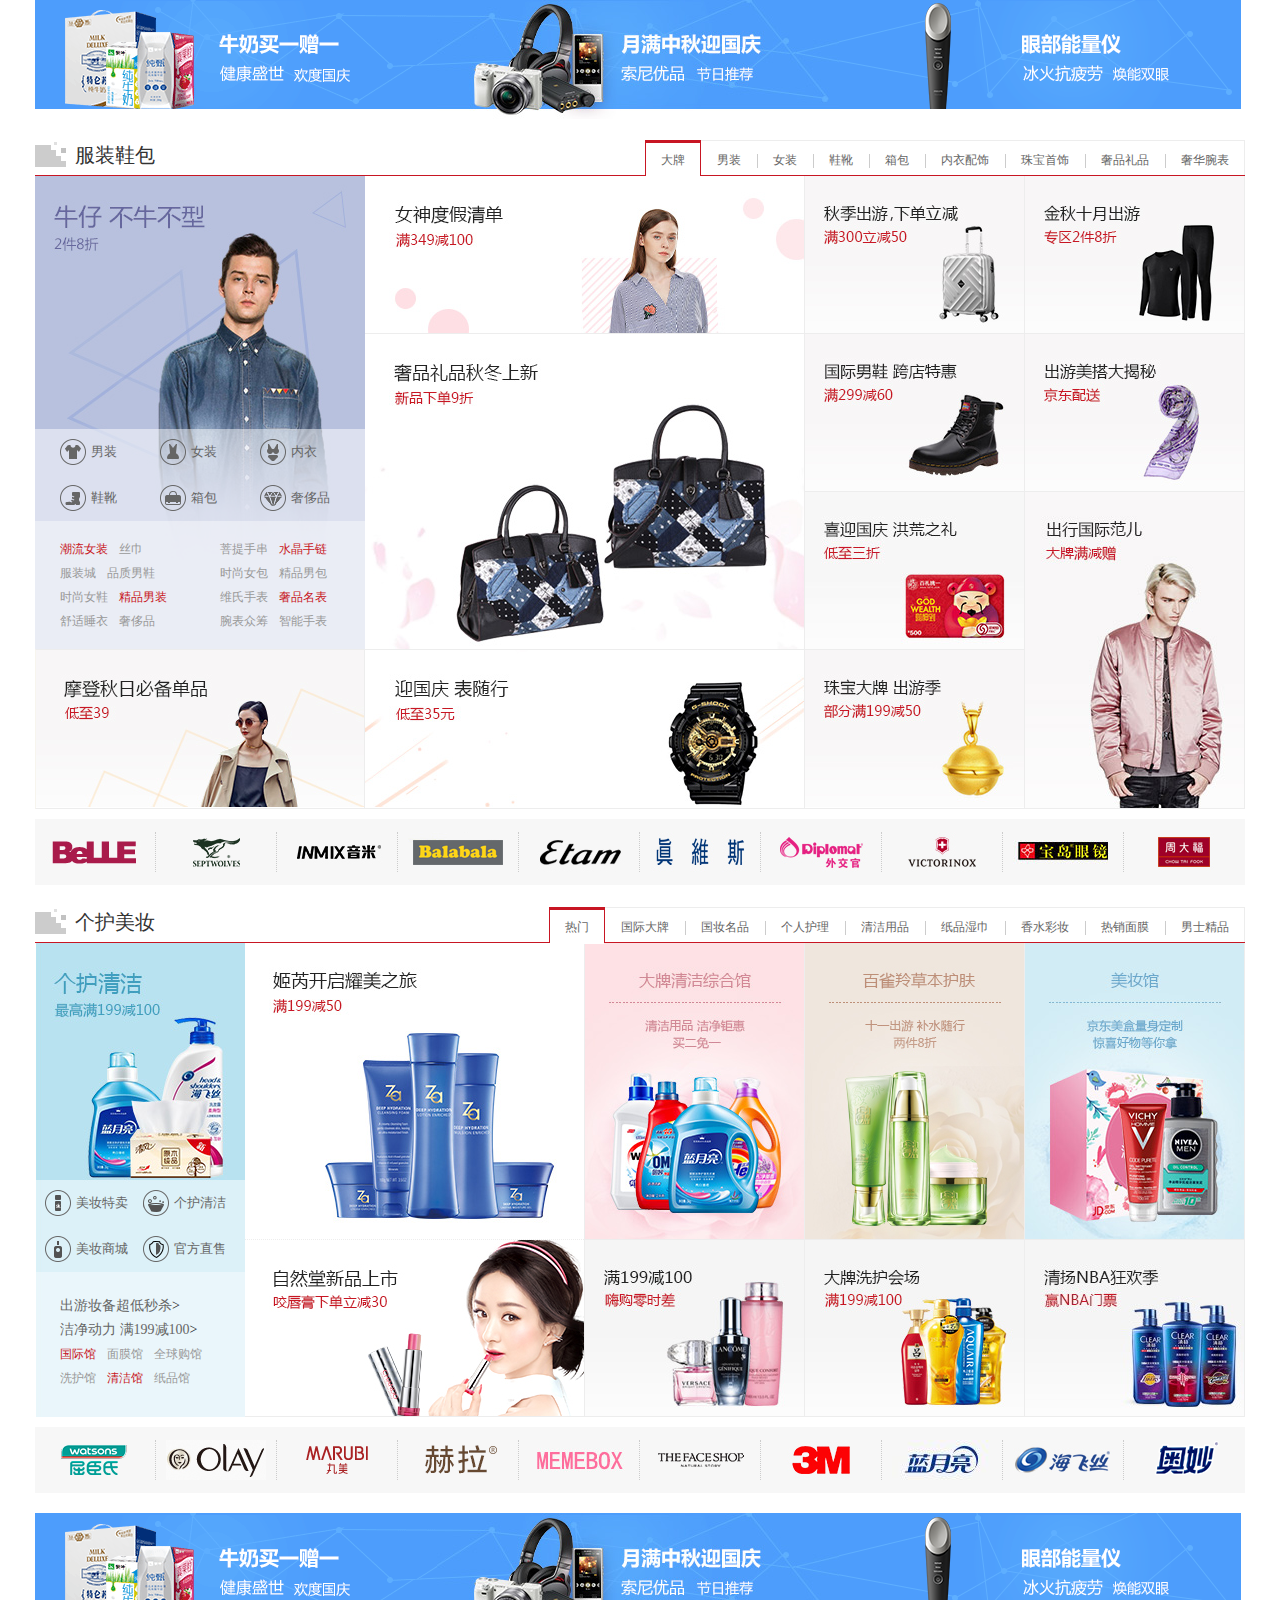
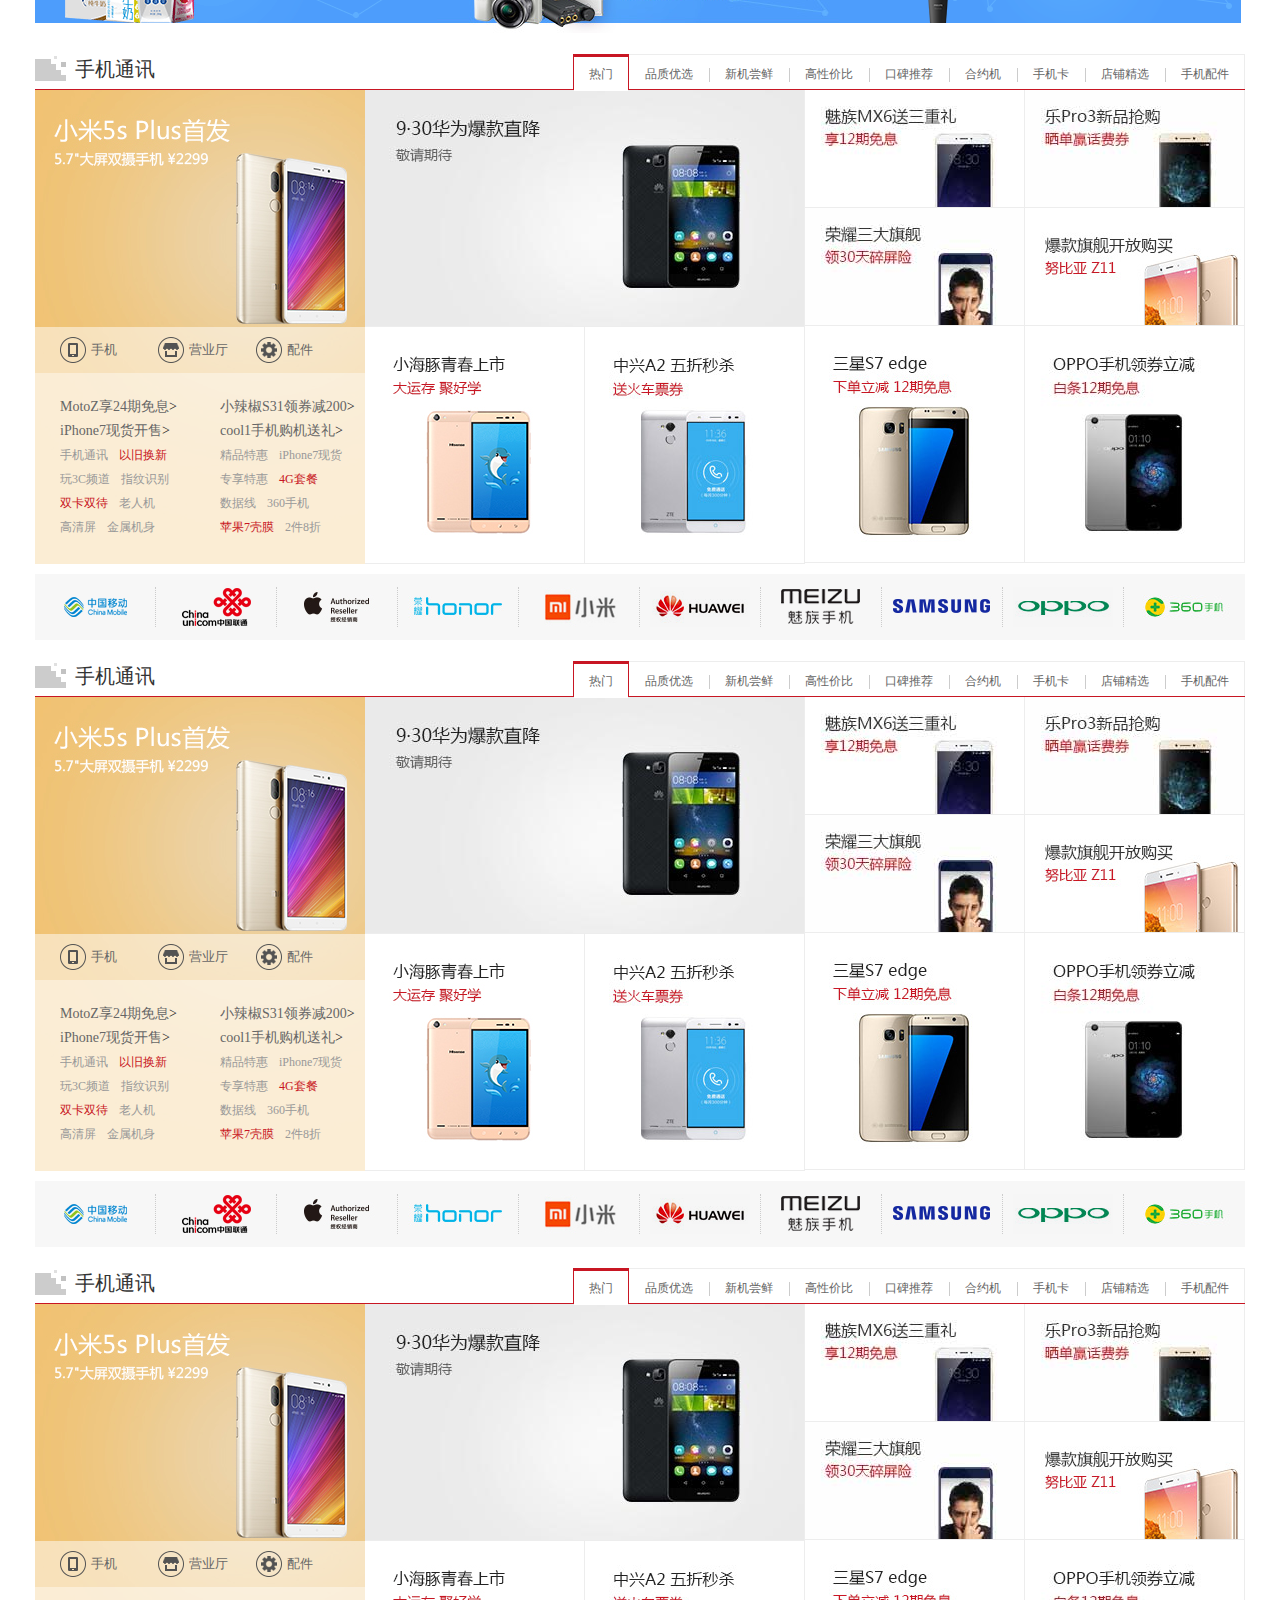
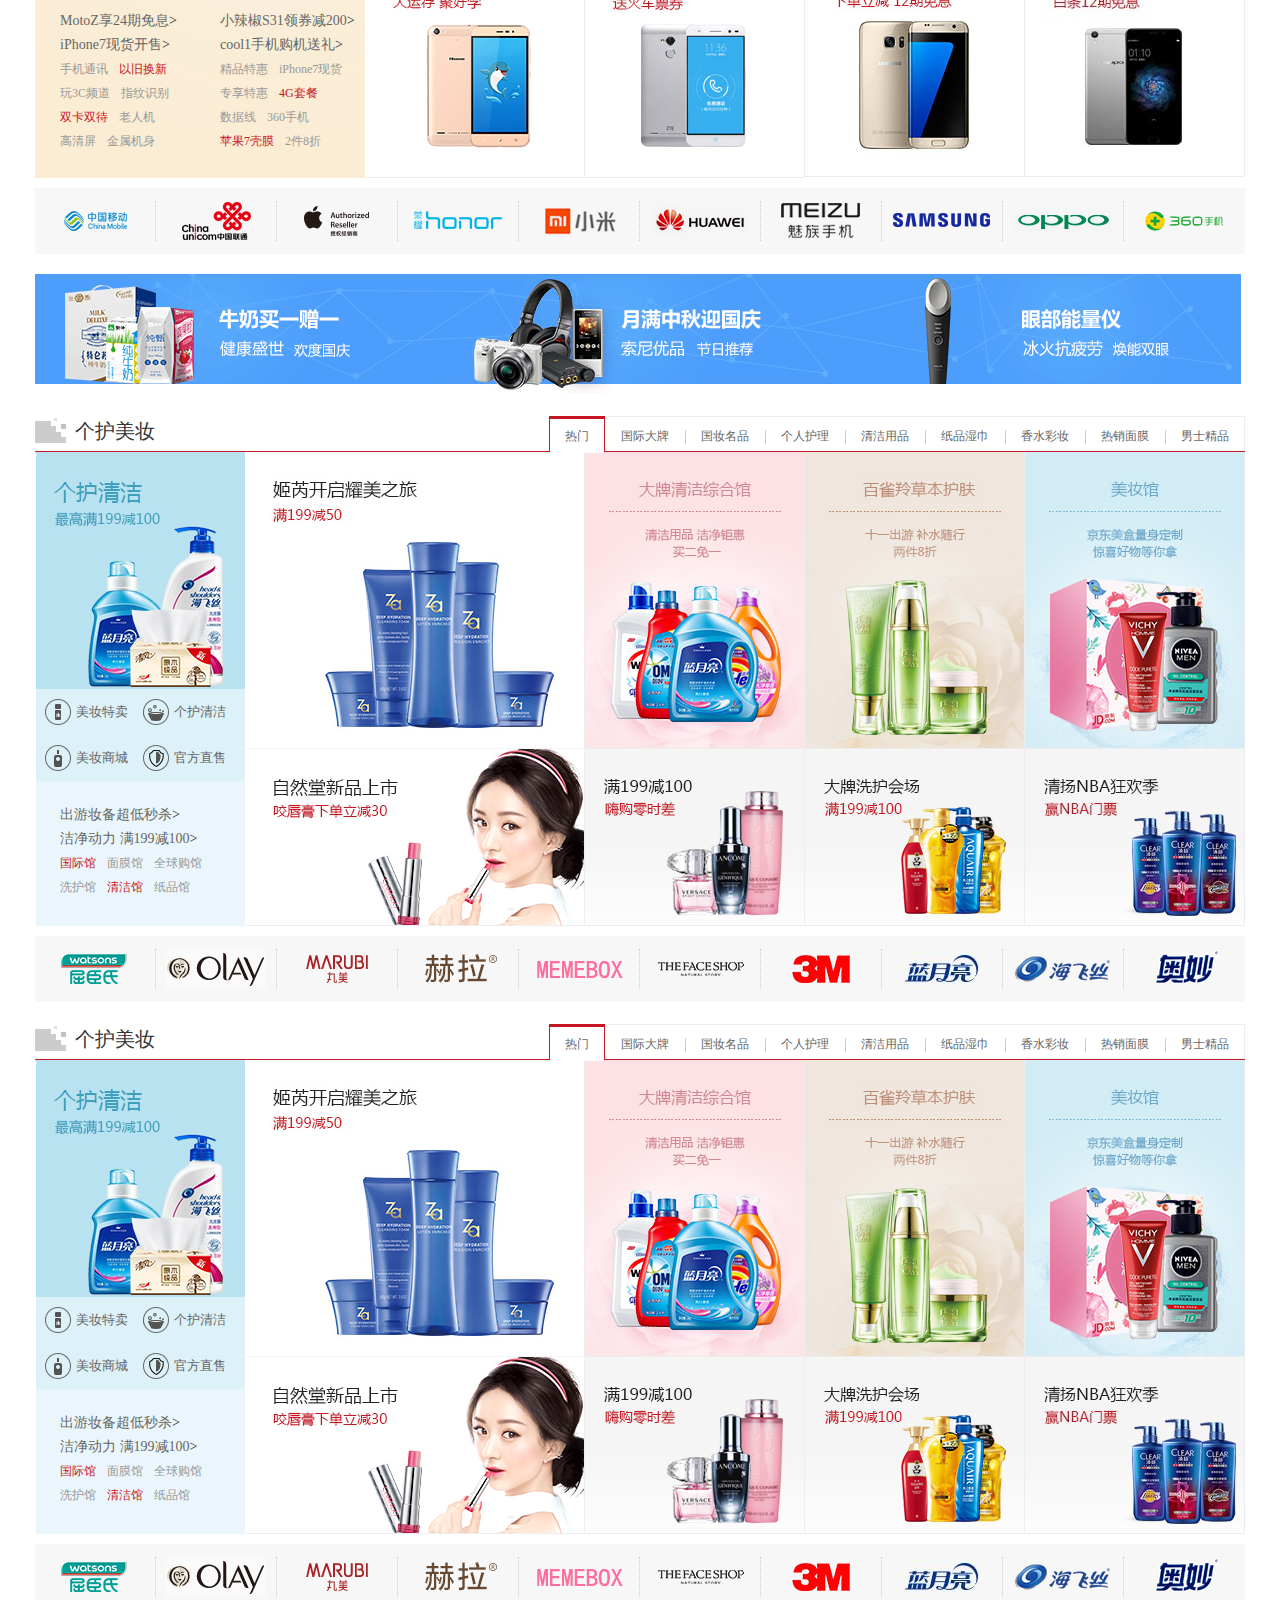
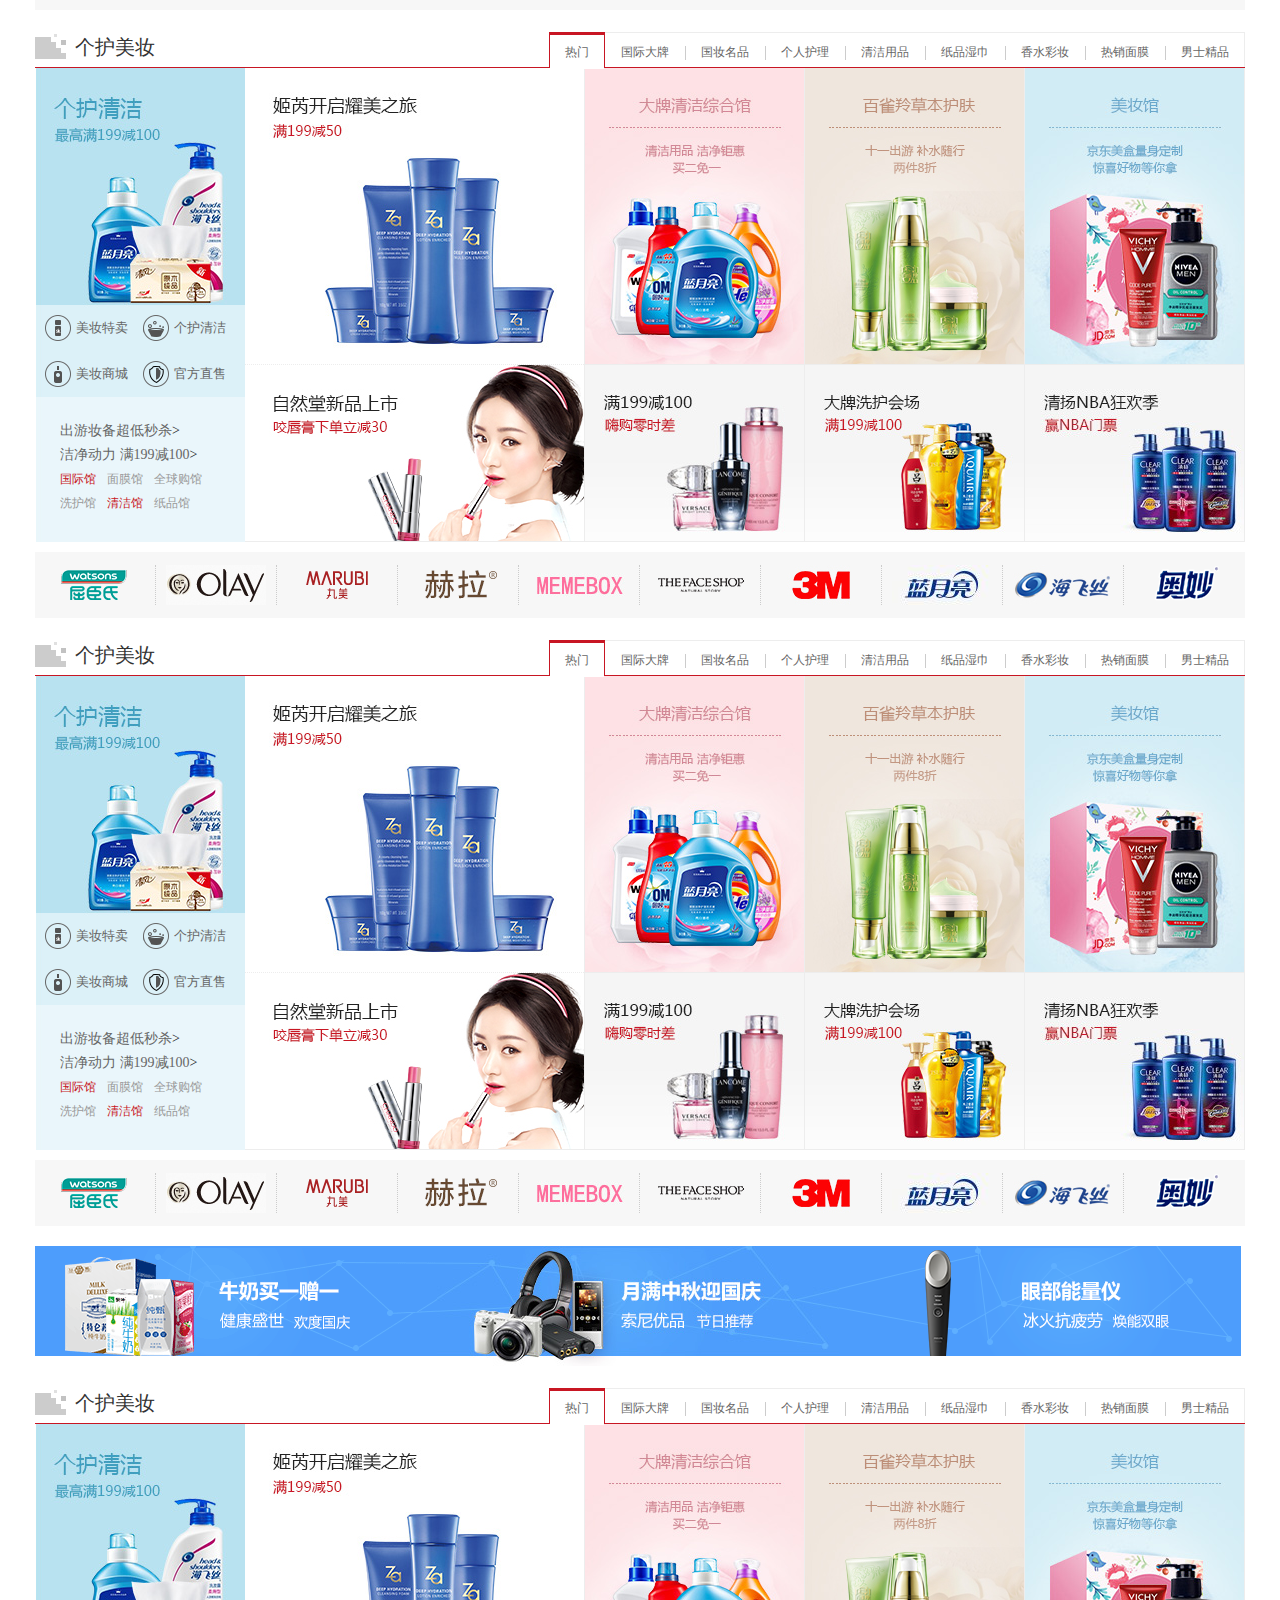
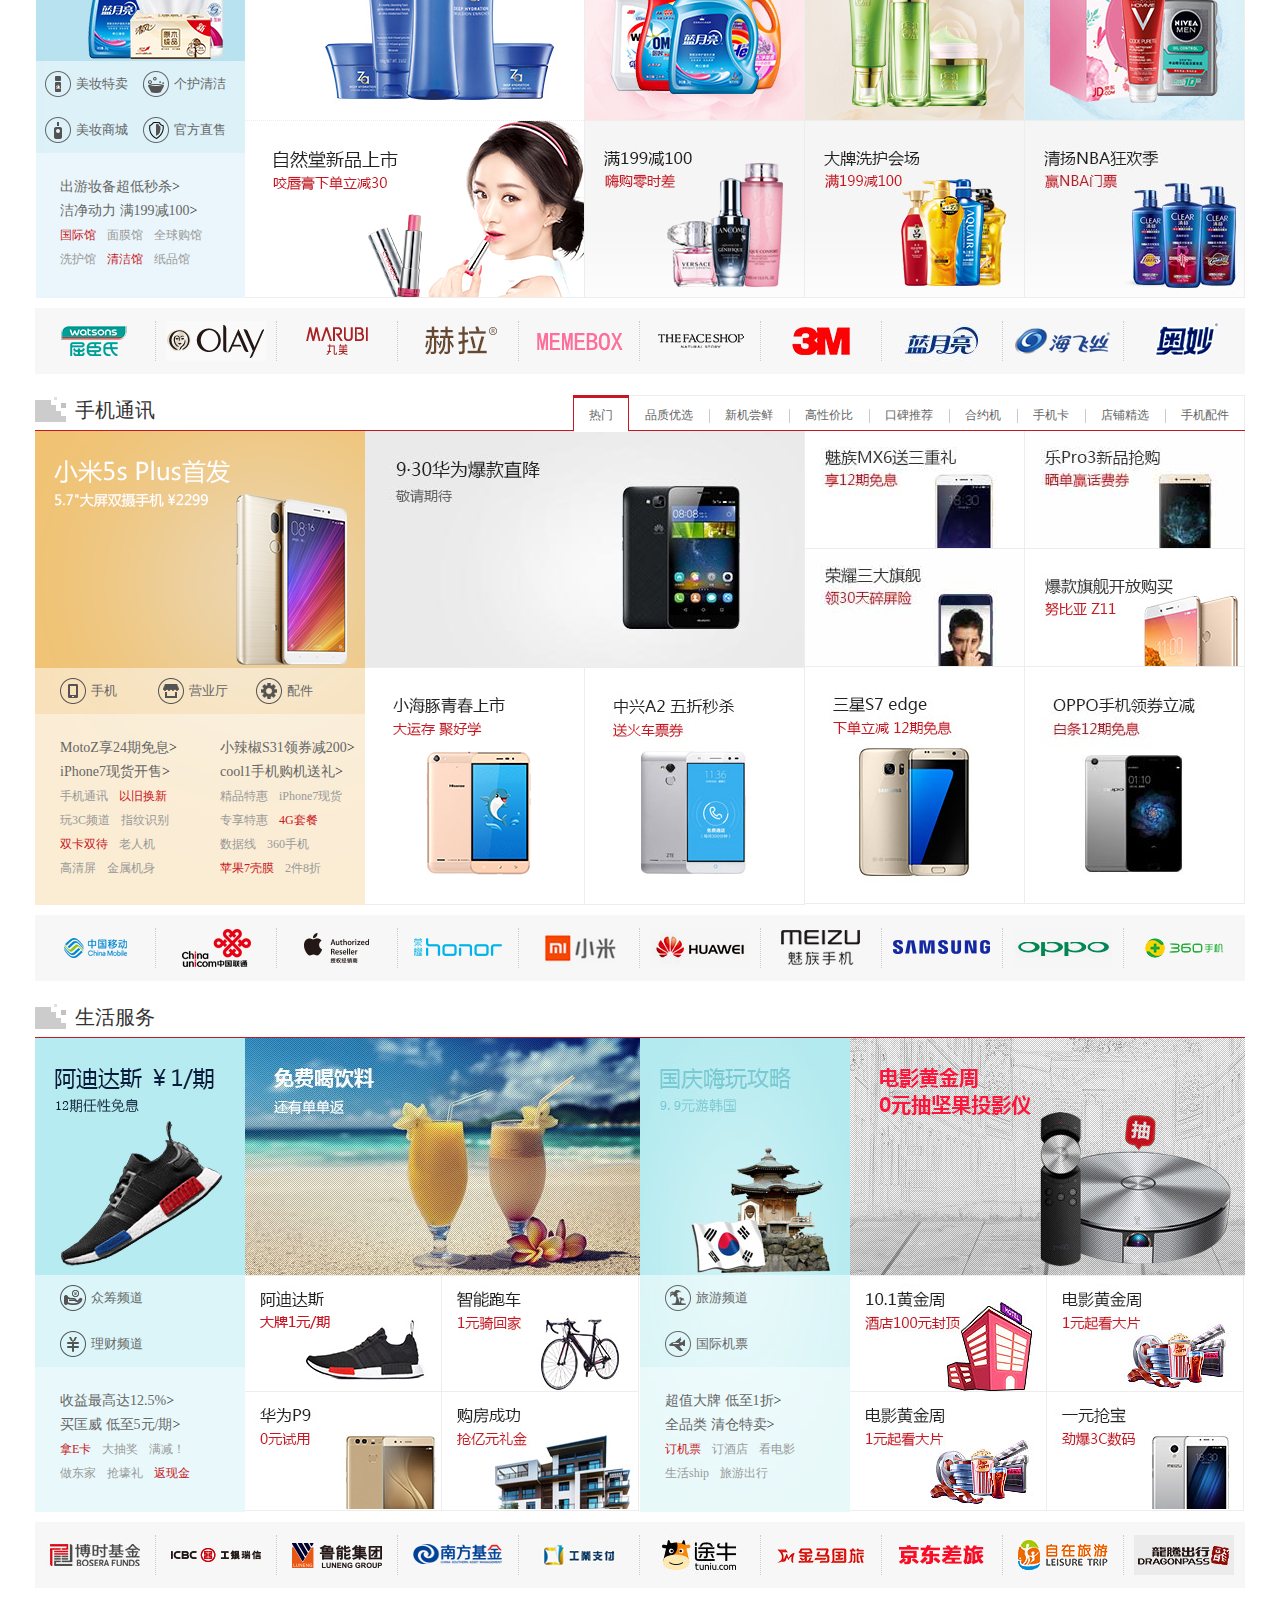
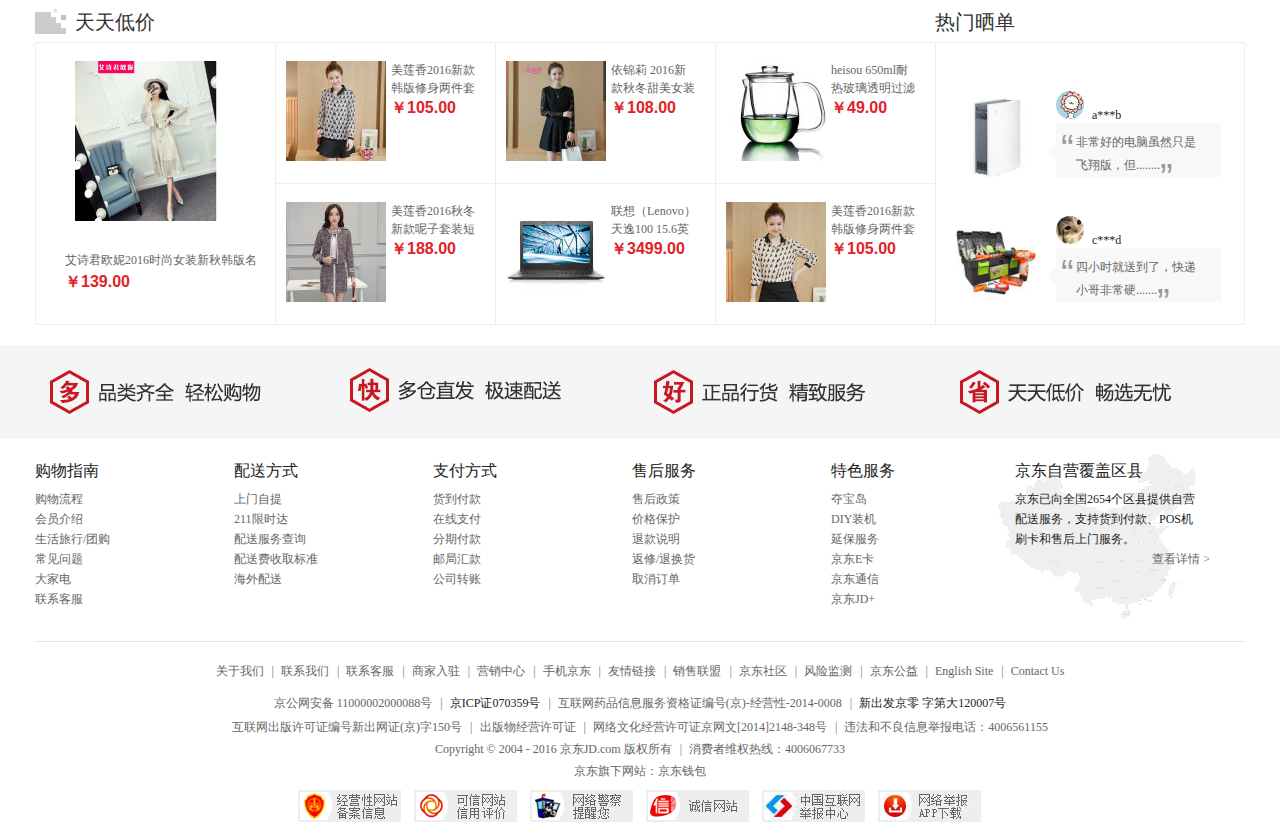
<file: jd/京东.html>
<!DOCTYPE html>
<html>
<head>
<meta http-equiv="Content-Type" content="text/html; charset=utf-8"/>
<title>京东商城</title>
<link href="css/style.css" rel="stylesheet" type="text/css">
<link href="css/index.css" rel="stylesheet" type="text/css">
</head>
<script src="js/jquery-3.1.0.js"></script>
<script>
$(function(){
        //banner轮播图
	function banner(){
		var index=0
		var index2=1
		setInterval(function () {
			var pic = $('ul.in_ban').find('li').eq(index)
			if(index==3){
				index=0;
				$('ul.in_ban') .css({'left':0})
			}
			$('ul.in_ban') .animate({'left':'-='+pic.width()})
			index++
		},2000)


		var btn_time=setInterval(function(){

			$('div.banner ul.btn').find('li').each(function(){
                var index2=1
				$('div.banner ul.btn').find('li').removeClass('ared')
			})
            if(index2==3){index2=0}
            $('div.banner ul.btn').find('li').eq(index2).addClass('ared')
            index2++


		},2000)




	}
	banner()

    //--------------------------------------------------------------------------------------------------------------------------------------


    //楼层

    $(document).on('scroll',function () {

        if($(document).scrollTop()>=$('div.page4').offset().top){
            $('ul.LocationFloorList').show()
        }else{
            $('ul.LocationFloorList').hide()
        }


        $('div[id="p"]').each(function(){




        })






    })
	//-----------------------------------------------------------------------------------------------------------
$('div.page1').find('div.ynav').find('ul li').hover(function(){
    $(this).find('div.popup').show()
    $(this).find('h3').find('a').addClass('aca')
    $(this).find('h3').addClass('ach3')
},function () {
    $(this).find('a').removeClass('aca')
    $(this).find('h3').removeClass('ach3')
    $(this).find('div.popup').hide()
})






})

</script>
<body>
<ul class="LocationFloorList">
    <li class="ac"><b>1F</b><span>服装</span></li>
    <li><b>2F</b><span>电器</span></li>
    <li><b>3F</b><span>手机</span></li>
    <li><b>4F</b><span>美妆</span></li>
    <li><b>5F</b><span>运动</span></li>
    <li><b>6F</b><span>汽车</span></li>
    <li><b>7F</b><span>玩具</span></li>
    <li><b>8F</b><span>食品</span></li>
    <li><b>9F</b><span>家具</span></li>
    <li><b>10F</b><span>游戏</span></li>
    <li><b>11F</b><span>图书</span></li>
    <li><b>12F</b><span>手表</span></li>
</ul>
<div class="header">
  <div class="h_top clear">
	<div class="inner">
	  <div class="to_bj"><a href="#">送至：北京<i class="arrow">◇</i></a></div>
	  <ul>
		<li><a href="#">你好，请登录</a> <a class="active" href="#">免费注册</a></li>
		<li class="line"></li>
		<li><a href="#">我的订单</a></li>
		<li class="line"></li>
		<li><a href="#">我的京东</a></li>
		<li class="line"></li>
		<li><a href="#">京东会员<i class="arrow">◇</i></a></li>
		<li class="line"></li>
		<li><a href="#">企业采购</a></li>
		<li class="line"></li>
		<li class="libg"><a href="#"><span></span>手机京东<i class="arrow">◇</i></a></li>
		<li class="line"></li>
		<li><a href="#">关注京东<i class="arrow">◇</i></a></li>
		<li class="line"></li>
		<li><a href="#">客户服务<i class="arrow">◇</i></a></li>
		<li class="line"></li>
		<li><a href="#">网站导航<i class="arrow">◇</i></a></li>
	  </ul>
	</div>
  </div>
  <div class="h_mid clear">
	<div class="logo clear"><img src="images/logo-201305.png"></div>
	<form>
	  <input type="text" value="卡通手机壳">
	  <input type="submit" value="搜索">
	  <div class="link"> <a class="active" href="#">七夕礼品</a> <a href="#">消暑神器</a> <a href="#">农用物资</a> <a href="#">鲜花99元</a> <a href="#">电影京券</a> <a href="#">防晒喷雾</a> <a href="#">永生花</a> <a href="#">小米电脑</a> <a href="#">thinkpad</a> <a href="#">电影京券</a> <a href="#">防晒喷雾</a> <a href="#">永生花</a> <a href="#">小米电脑</a> <a href="#">thinkpad</a> </div>
	</form>
	<div class="buycar"><a href="#">我的购物车</a><i>></i><span class="zero">0</span></div>
  </div>
  <div class="h_botttom clear">
	<div class="all">全部商品分类</div>
	<ul>
	  <li><a href="#">服装城</a></li>
	  <li><a href="#">美妆馆</a></li>
	  <li><a href="#">京东超市</a></li>
	  <li><a href="#">生鲜</a></li>
	  <li><a href="#">全球购</a></li>
	  <li><a href="#">闪购</a></li>
	  <li><a href="#">团购</a></li>
	  <li><a href="#">拍卖</a></li>
	  <li><a href="#">金融</a></li>
	</ul>
  </div>
</div>
<div class="page1">
  <div class="inner clear">
	<div class="page_top">
	  <div class="wrap">
		<!--导航栏ynav-->
		<div class="ynav">
		  <ul>
			<li>
			  <h3><a href="#">家用电器</a><i>></i></h3>
			  <div class="popup" style="display:none;">
				<div class="section">
				  <div class="p_left">
					<div class="pfa">
					  <ul class="clear">
						<li class="active"><a href="">家电狂欢<i>></i></a></li>
						<li><a href="">品牌日<i>></i></a></li>
						<li><a href="">家电城<i>></i></a></li>
						<li><a href="">智能生活馆<i>></i></a></li>
						<li><a href="">京东净化馆<i>></i></a></li>
						<li><a href="">京东帮服务店<i>></i></a></li>
						<li><a href="">家电众筹馆<i>></i></a></li>
					  </ul>
					</div>
					<div class="pch">
					  <dl class="clear">
						<dt><a href="#">大家电<i>></i></a></dt>
						<dd><a href="#"><img src="images/573d8dd9N215dc6c9.jpg"/></a> <a href="#">平板电视</a> <a href="#">空调</a> <a href="#">冰箱</a> <a href="#">洗衣机</a><a href="#">家庭影院</a><a href="#">DVD</a><a href="#">迷你音响</a><a href="#">冷柜/冰吧</a><a href="#">酒柜</a><a href="#">家电配件</a> </dd>
					  </dl>
					  <dl class="clear">
						<dt><a href="#">厨卫大电<i>></i></a></dt>
						<dd> <a href="#">油烟机</a> <a href="#">燃气灶</a> <a href="#">烟灶套装</a> <a href="#">消毒柜</a> <a href="#">洗碗机</a> <a href="#">电热水器</a> <a href="#">燃气热水器</a> <a href="#">嵌入式厨电</a> </dd>
					  </dl>
					  <dl class="clear">
						<dt><a href="#">厨房小电<i>></i></a></dt>
						<dd><a href="#"><img src="images/573d8dd9N215dc6c9.jpg"/></a> <a href="#">电饭煲</a> <a href="#">微波炉</a> <a href="#">电烤箱 </a> <a href="#">电磁炉</a><a href="#">电压力锅</a><a href="#">DVD</a><a href="#">豆浆机</a><a href="#">咖啡机</a><a href="#">面包机</a><a href="#">榨汁机</a><a href="#">料理机</a><a href="#">电饼铛</a><a href="#">养生壶/煎药壶</a><a href="#">酸奶机</a><a href="#">煮蛋器</a><a href="#">电水壶/热水瓶</a><a href="#">电炖锅</a><a href="#">多用途锅</a><a href="#">电烧烤炉</a><a href="#">电热饭盒</a><a href="#">其它厨房电器</a> </dd>
					  </dl>
					  <dl class="clear">
						<dt><a href="#">生活电器<i>></i></a></dt>
						<dd><a href="#">电饭煲</a> <a href="#">微波炉</a> <a href="#">电烤箱 </a> <a href="#">电磁炉</a><a href="#">电压力锅</a><a href="#">DVD</a><a href="#">豆浆机</a><a href="#">咖啡机</a><a href="#">面包机</a><a href="#">榨汁机</a><a href="#">料理机</a><a href="#">电饼铛</a><a href="#">养生壶/煎药壶</a><a href="#">酸奶机</a><a href="#">煮蛋器</a><a href="#">电水壶/热水瓶</a><a href="#">电炖锅</a><a href="#">多用途锅</a><a href="#">电烧烤炉</a><a href="#">电热饭盒</a><a href="#">其它厨房电器</a> </dd>
					  </dl>
					  <dl class="clear">
						<dt><a href="#">个护健康<i>></i></a></dt>
						<dd><a href="#">电饭煲</a> <a href="#">微波炉</a> <a href="#">电烤箱 </a> <a href="#">电磁炉</a><a href="#">电压力锅</a><a href="#">DVD</a><a href="#">豆浆机</a><a href="#">咖啡机</a><a href="#">面包机</a><a href="#">榨汁机</a><a href="#">料理机</a><a href="#">电饼铛</a><a href="#">养生壶/煎药壶</a><a href="#">酸奶机</a><a href="#">煮蛋器</a><a href="#">电水壶/热水瓶</a><a href="#">电炖锅</a><a href="#">多用途锅</a><a href="#">电烧烤炉</a><a href="#">电热饭盒</a><a href="#">其它厨房电器</a> </dd>
					  </dl>
					  <dl class="clear">
						<dt><a href="#">五金家装<i>></i></a></dt>
						<dd> <a href="#">电饭煲</a> <a href="#">微波炉</a> <a href="#">电烤箱 </a> <a href="#">电磁炉</a><a href="#">电压力锅</a><a href="#">DVD</a><a href="#">豆浆机</a><a href="#">咖啡机</a><a href="#">面包机</a><a href="#">榨汁机</a><a href="#">料理机</a><a href="#">电饼铛</a><a href="#">养生壶/煎药壶</a><a href="#">酸奶机</a><a href="#">煮蛋器</a><a href="#">电水壶/热水瓶</a><a href="#">电炖锅</a><a href="#">多用途锅</a><a href="#">电烧烤炉</a><a href="#">电热饭盒</a><a href="#">其它厨房电器</a> </dd>
					  </dl>
					</div>
				  </div>
				  <div class="p_right">
					<div class="icon">
					  <ul class="clear">
						<li><a href="#"><img src="images/jdicon_06.png"></a></li>
						<li><a href="#"><img src="images/jdicon_08.png"></a></li>
						<li><a href="#"><img src="images/jdicon_14.png"></a></li>
						<li><a href="#"><img src="images/jdicon_15.png"></a></li>
						<li><a href="#"><img src="images/jdicon_18.png"></a></li>
						<li><a href="#"><img src="images/jdicon_19.png"></a></li>
						<li><a href="#"><img src="images/jdicon_22.png"></a></li>
						<li><a href="#"><img src="images/jdicon_23.png"></a></li>
					  </ul>
					</div>
					<div class="bigicon">
					  <div><a href="#"><img src="images/jdicon_27.png"></a></div>
					  <div><a href="#"><img src="images/jdicon_29.png"></a></div>
					</div>
				  </div>
				</div>
			  </div>
			</li>
			<li>
			  <h3><a href="#">手机</a>、<a href="#">数码</a>、<a href="#">京东通信</a><i>></i></h3>
			  <div class="popup" style="display:none;">
				<div class="section">
				  <div class="p_left">
					<div class="pfa">
					  <ul class="clear">
						<li class="active"><a href="">231<i>></i></a></li>
						<li><a href="">1231<i>></i></a></li>
						<li><a href="">1231<i>></i></a></li>
						<li><a href="">5235<i>></i></a></li>
						<li><a href="">435<i>></i></a></li>
						<li><a href="">3453<i>></i></a></li>
						<li><a href="">124124<i>></i></a></li>
					  </ul>
					</div>
					<div class="pch">
					  <dl class="clear">
						<dt><a href="#">dsdasd<i>></i></a></dt>
						<dd><a href="#"><img src="images/573d8dd9N215dc6c9.jpg"/></a> <a href="#">asdads</a> <a href="#">空调</a> <a href="#">冰箱</a> <a href="#">洗衣机</a><a href="#">家庭影院</a><a href="#">DVD</a><a href="#">迷你音响</a><a href="#">冷柜/冰吧</a><a href="#">酒柜</a><a href="#">家电配件</a> </dd>
					  </dl>
					  <dl class="clear">
						<dt><a href="#">厨卫大电<i>></i></a></dt>
						<dd> <a href="#">油烟机</a> <a href="#">燃气灶</a> <a href="#">烟灶套装</a> <a href="#">消毒柜</a> <a href="#">洗碗机</a> <a href="#">电热水器</a> <a href="#">燃气热水器</a> <a href="#">嵌入式厨电</a> </dd>
					  </dl>
					  <dl class="clear">
						<dt><a href="#">厨房小电<i>></i></a></dt>
						<dd><a href="#"><img src="images/573d8dd9N215dc6c9.jpg"/></a> <a href="#">电饭煲</a> <a href="#">微波炉</a> <a href="#">电烤箱 </a> <a href="#">电磁炉</a><a href="#">电压力锅</a><a href="#">DVD</a><a href="#">豆浆机</a><a href="#">咖啡机</a><a href="#">面包机</a><a href="#">榨汁机</a><a href="#">料理机</a><a href="#">电饼铛</a><a href="#">养生壶/煎药壶</a><a href="#">酸奶机</a><a href="#">煮蛋器</a><a href="#">电水壶/热水瓶</a><a href="#">电炖锅</a><a href="#">多用途锅</a><a href="#">电烧烤炉</a><a href="#">电热饭盒</a><a href="#">其它厨房电器</a> </dd>
					  </dl>
					  <dl class="clear">
						<dt><a href="#">生活电器<i>></i></a></dt>
						<dd><a href="#">电饭煲</a> <a href="#">微波炉</a> <a href="#">电烤箱 </a> <a href="#">电磁炉</a><a href="#">电压力锅</a><a href="#">DVD</a><a href="#">豆浆机</a><a href="#">咖啡机</a><a href="#">面包机</a><a href="#">榨汁机</a><a href="#">料理机</a><a href="#">电饼铛</a><a href="#">养生壶/煎药壶</a><a href="#">酸奶机</a><a href="#">煮蛋器</a><a href="#">电水壶/热水瓶</a><a href="#">电炖锅</a><a href="#">多用途锅</a><a href="#">电烧烤炉</a><a href="#">电热饭盒</a><a href="#">其它厨房电器</a> </dd>
					  </dl>
					  <dl class="clear">
						<dt><a href="#">个护健康<i>></i></a></dt>
						<dd><a href="#">电饭煲</a> <a href="#">微波炉</a> <a href="#">电烤箱 </a> <a href="#">电磁炉</a><a href="#">电压力锅</a><a href="#">DVD</a><a href="#">豆浆机</a><a href="#">咖啡机</a><a href="#">面包机</a><a href="#">榨汁机</a><a href="#">料理机</a><a href="#">电饼铛</a><a href="#">养生壶/煎药壶</a><a href="#">酸奶机</a><a href="#">煮蛋器</a><a href="#">电水壶/热水瓶</a><a href="#">电炖锅</a><a href="#">多用途锅</a><a href="#">电烧烤炉</a><a href="#">电热饭盒</a><a href="#">其它厨房电器</a> </dd>
					  </dl>
					  <dl class="clear">
						<dt><a href="#">五金家装<i>></i></a></dt>
						<dd> <a href="#">电饭煲</a> <a href="#">微波炉</a> <a href="#">电烤箱 </a> <a href="#">电磁炉</a><a href="#">电压力锅</a><a href="#">DVD</a><a href="#">豆浆机</a><a href="#">咖啡机</a><a href="#">面包机</a><a href="#">榨汁机</a><a href="#">料理机</a><a href="#">电饼铛</a><a href="#">养生壶/煎药壶</a><a href="#">酸奶机</a><a href="#">煮蛋器</a><a href="#">电水壶/热水瓶</a><a href="#">电炖锅</a><a href="#">多用途锅</a><a href="#">电烧烤炉</a><a href="#">电热饭盒</a><a href="#">其它厨房电器</a> </dd>
					  </dl>
					</div>
				  </div>
				  <div class="p_right">
					<div class="icon">
					  <ul class="clear">
						<li><a href="#"><img src="images/jdicon_06.png"></a></li>
						<li><a href="#"><img src="images/jdicon_08.png"></a></li>
						<li><a href="#"><img src="images/jdicon_14.png"></a></li>
						<li><a href="#"><img src="images/jdicon_15.png"></a></li>
						<li><a href="#"><img src="images/jdicon_18.png"></a></li>
						<li><a href="#"><img src="images/jdicon_19.png"></a></li>
						<li><a href="#"><img src="images/jdicon_22.png"></a></li>
						<li><a href="#"><img src="images/jdicon_23.png"></a></li>
					  </ul>
					</div>
					<div class="bigicon">
					  <div><a href="#"><img src="images/jdicon_27.png"></a></div>
					  <div><a href="#"><img src="images/jdicon_29.png"></a></div>
					</div>
				  </div>
				</div>
			  </div>
			</li>
			<li>
			  <h3><a href="#">电脑</a>、<a href="#">办公</a><i>></i></h3>
			  <div class="popup" style="display:none;">
				<div class="section">
				  <div class="p_left">
					<div class="pfa">
					  <ul class="clear">
						<li class="active"><a href="">家电狂欢<i>></i></a></li>
						<li><a href="">品牌日<i>></i></a></li>
						<li><a href="">家电城<i>></i></a></li>
						<li><a href="">智能生活馆<i>></i></a></li>
						<li><a href="">京东净化馆<i>></i></a></li>
						<li><a href="">京东帮服务店<i>></i></a></li>
						<li><a href="">家电众筹馆<i>></i></a></li>
					  </ul>
					</div>
					<div class="pch">
					  <dl class="clear">
						<dt><a href="#">大家电<i>></i></a></dt>
						<dd><a href="#"><img src="images/573d8dd9N215dc6c9.jpg"/></a> <a href="#">平板电视</a> <a href="#">空调</a> <a href="#">冰箱</a> <a href="#">洗衣机</a><a href="#">家庭影院</a><a href="#">DVD</a><a href="#">迷你音响</a><a href="#">冷柜/冰吧</a><a href="#">酒柜</a><a href="#">家电配件</a> </dd>
					  </dl>
					  <dl class="clear">
						<dt><a href="#">厨卫大电<i>></i></a></dt>
						<dd> <a href="#">油烟机</a> <a href="#">燃气灶</a> <a href="#">烟灶套装</a> <a href="#">消毒柜</a> <a href="#">洗碗机</a> <a href="#">电热水器</a> <a href="#">燃气热水器</a> <a href="#">嵌入式厨电</a> </dd>
					  </dl>
					  <dl class="clear">
						<dt><a href="#">厨房小电<i>></i></a></dt>
						<dd><a href="#"><img src="images/573d8dd9N215dc6c9.jpg"/></a> <a href="#">电饭煲</a> <a href="#">微波炉</a> <a href="#">电烤箱 </a> <a href="#">电磁炉</a><a href="#">电压力锅</a><a href="#">DVD</a><a href="#">豆浆机</a><a href="#">咖啡机</a><a href="#">面包机</a><a href="#">榨汁机</a><a href="#">料理机</a><a href="#">电饼铛</a><a href="#">养生壶/煎药壶</a><a href="#">酸奶机</a><a href="#">煮蛋器</a><a href="#">电水壶/热水瓶</a><a href="#">电炖锅</a><a href="#">多用途锅</a><a href="#">电烧烤炉</a><a href="#">电热饭盒</a><a href="#">其它厨房电器</a> </dd>
					  </dl>
					  <dl class="clear">
						<dt><a href="#">生活电器<i>></i></a></dt>
						<dd><a href="#">电饭煲</a> <a href="#">微波炉</a> <a href="#">电烤箱 </a> <a href="#">电磁炉</a><a href="#">电压力锅</a><a href="#">DVD</a><a href="#">豆浆机</a><a href="#">咖啡机</a><a href="#">面包机</a><a href="#">榨汁机</a><a href="#">料理机</a><a href="#">电饼铛</a><a href="#">养生壶/煎药壶</a><a href="#">酸奶机</a><a href="#">煮蛋器</a><a href="#">电水壶/热水瓶</a><a href="#">电炖锅</a><a href="#">多用途锅</a><a href="#">电烧烤炉</a><a href="#">电热饭盒</a><a href="#">其它厨房电器</a> </dd>
					  </dl>
					  <dl class="clear">
						<dt><a href="#">个护健康<i>></i></a></dt>
						<dd><a href="#">电饭煲</a> <a href="#">微波炉</a> <a href="#">电烤箱 </a> <a href="#">电磁炉</a><a href="#">电压力锅</a><a href="#">DVD</a><a href="#">豆浆机</a><a href="#">咖啡机</a><a href="#">面包机</a><a href="#">榨汁机</a><a href="#">料理机</a><a href="#">电饼铛</a><a href="#">养生壶/煎药壶</a><a href="#">酸奶机</a><a href="#">煮蛋器</a><a href="#">电水壶/热水瓶</a><a href="#">电炖锅</a><a href="#">多用途锅</a><a href="#">电烧烤炉</a><a href="#">电热饭盒</a><a href="#">其它厨房电器</a> </dd>
					  </dl>
					  <dl class="clear">
						<dt><a href="#">五金家装<i>></i></a></dt>
						<dd> <a href="#">电饭煲</a> <a href="#">微波炉</a> <a href="#">电烤箱 </a> <a href="#">电磁炉</a><a href="#">电压力锅</a><a href="#">DVD</a><a href="#">豆浆机</a><a href="#">咖啡机</a><a href="#">面包机</a><a href="#">榨汁机</a><a href="#">料理机</a><a href="#">电饼铛</a><a href="#">养生壶/煎药壶</a><a href="#">酸奶机</a><a href="#">煮蛋器</a><a href="#">电水壶/热水瓶</a><a href="#">电炖锅</a><a href="#">多用途锅</a><a href="#">电烧烤炉</a><a href="#">电热饭盒</a><a href="#">其它厨房电器</a> </dd>
					  </dl>
					</div>
				  </div>
				  <div class="p_right">
					<div class="icon">
					  <ul class="clear">
						<li><a href="#"><img src="images/jdicon_06.png"></a></li>
						<li><a href="#"><img src="images/jdicon_08.png"></a></li>
						<li><a href="#"><img src="images/jdicon_14.png"></a></li>
						<li><a href="#"><img src="images/jdicon_15.png"></a></li>
						<li><a href="#"><img src="images/jdicon_18.png"></a></li>
						<li><a href="#"><img src="images/jdicon_19.png"></a></li>
						<li><a href="#"><img src="images/jdicon_22.png"></a></li>
						<li><a href="#"><img src="images/jdicon_23.png"></a></li>
					  </ul>
					</div>
					<div class="bigicon">
					  <div><a href="#"><img src="images/jdicon_27.png"></a></div>
					  <div><a href="#"><img src="images/jdicon_29.png"></a></div>
					</div>
				  </div>
				</div>
			  </div>
			</li>
			<li>
			  <h3><a href="#">家居</a>、<a href="#">家居</a>、<a href="#">家居</a>、<a href="#">家居</a><i>></i></h3>
			  <div class="popup" style="display:none;">
				<div class="section">
				  <div class="p_left">
					<div class="pfa">
					  <ul class="clear">
						<li class="active"><a href="">家电狂欢<i>></i></a></li>
						<li><a href="">品牌日<i>></i></a></li>
						<li><a href="">家电城<i>></i></a></li>
						<li><a href="">智能生活馆<i>></i></a></li>
						<li><a href="">京东净化馆<i>></i></a></li>
						<li><a href="">京东帮服务店<i>></i></a></li>
						<li><a href="">家电众筹馆<i>></i></a></li>
					  </ul>
					</div>
					<div class="pch">
					  <dl class="clear">
						<dt><a href="#">大家电<i>></i></a></dt>
						<dd><a href="#"><img src="images/573d8dd9N215dc6c9.jpg"/></a> <a href="#">平板电视</a> <a href="#">空调</a> <a href="#">冰箱</a> <a href="#">洗衣机</a><a href="#">家庭影院</a><a href="#">DVD</a><a href="#">迷你音响</a><a href="#">冷柜/冰吧</a><a href="#">酒柜</a><a href="#">家电配件</a> </dd>
					  </dl>
					  <dl class="clear">
						<dt><a href="#">厨卫大电<i>></i></a></dt>
						<dd> <a href="#">油烟机</a> <a href="#">燃气灶</a> <a href="#">烟灶套装</a> <a href="#">消毒柜</a> <a href="#">洗碗机</a> <a href="#">电热水器</a> <a href="#">燃气热水器</a> <a href="#">嵌入式厨电</a> </dd>
					  </dl>
					  <dl class="clear">
						<dt><a href="#">厨房小电<i>></i></a></dt>
						<dd><a href="#"><img src="images/573d8dd9N215dc6c9.jpg"/></a> <a href="#">电饭煲</a> <a href="#">微波炉</a> <a href="#">电烤箱 </a> <a href="#">电磁炉</a><a href="#">电压力锅</a><a href="#">DVD</a><a href="#">豆浆机</a><a href="#">咖啡机</a><a href="#">面包机</a><a href="#">榨汁机</a><a href="#">料理机</a><a href="#">电饼铛</a><a href="#">养生壶/煎药壶</a><a href="#">酸奶机</a><a href="#">煮蛋器</a><a href="#">电水壶/热水瓶</a><a href="#">电炖锅</a><a href="#">多用途锅</a><a href="#">电烧烤炉</a><a href="#">电热饭盒</a><a href="#">其它厨房电器</a> </dd>
					  </dl>
					  <dl class="clear">
						<dt><a href="#">生活电器<i>></i></a></dt>
						<dd><a href="#">电饭煲</a> <a href="#">微波炉</a> <a href="#">电烤箱 </a> <a href="#">电磁炉</a><a href="#">电压力锅</a><a href="#">DVD</a><a href="#">豆浆机</a><a href="#">咖啡机</a><a href="#">面包机</a><a href="#">榨汁机</a><a href="#">料理机</a><a href="#">电饼铛</a><a href="#">养生壶/煎药壶</a><a href="#">酸奶机</a><a href="#">煮蛋器</a><a href="#">电水壶/热水瓶</a><a href="#">电炖锅</a><a href="#">多用途锅</a><a href="#">电烧烤炉</a><a href="#">电热饭盒</a><a href="#">其它厨房电器</a> </dd>
					  </dl>
					  <dl class="clear">
						<dt><a href="#">个护健康<i>></i></a></dt>
						<dd><a href="#">电饭煲</a> <a href="#">微波炉</a> <a href="#">电烤箱 </a> <a href="#">电磁炉</a><a href="#">电压力锅</a><a href="#">DVD</a><a href="#">豆浆机</a><a href="#">咖啡机</a><a href="#">面包机</a><a href="#">榨汁机</a><a href="#">料理机</a><a href="#">电饼铛</a><a href="#">养生壶/煎药壶</a><a href="#">酸奶机</a><a href="#">煮蛋器</a><a href="#">电水壶/热水瓶</a><a href="#">电炖锅</a><a href="#">多用途锅</a><a href="#">电烧烤炉</a><a href="#">电热饭盒</a><a href="#">其它厨房电器</a> </dd>
					  </dl>
					  <dl class="clear">
						<dt><a href="#">五金家装<i>></i></a></dt>
						<dd> <a href="#">电饭煲</a> <a href="#">微波炉</a> <a href="#">电烤箱 </a> <a href="#">电磁炉</a><a href="#">电压力锅</a><a href="#">DVD</a><a href="#">豆浆机</a><a href="#">咖啡机</a><a href="#">面包机</a><a href="#">榨汁机</a><a href="#">料理机</a><a href="#">电饼铛</a><a href="#">养生壶/煎药壶</a><a href="#">酸奶机</a><a href="#">煮蛋器</a><a href="#">电水壶/热水瓶</a><a href="#">电炖锅</a><a href="#">多用途锅</a><a href="#">电烧烤炉</a><a href="#">电热饭盒</a><a href="#">其它厨房电器</a> </dd>
					  </dl>
					</div>
				  </div>
				  <div class="p_right">
					<div class="icon">
					  <ul class="clear">
						<li><a href="#"><img src="images/jdicon_06.png"></a></li>
						<li><a href="#"><img src="images/jdicon_08.png"></a></li>
						<li><a href="#"><img src="images/jdicon_14.png"></a></li>
						<li><a href="#"><img src="images/jdicon_15.png"></a></li>
						<li><a href="#"><img src="images/jdicon_18.png"></a></li>
						<li><a href="#"><img src="images/jdicon_19.png"></a></li>
						<li><a href="#"><img src="images/jdicon_22.png"></a></li>
						<li><a href="#"><img src="images/jdicon_23.png"></a></li>
					  </ul>
					</div>
					<div class="bigicon">
					  <div><a href="#"><img src="images/jdicon_27.png"></a></div>
					  <div><a href="#"><img src="images/jdicon_29.png"></a></div>
					</div>
				  </div>
				</div>
			  </div>
			</li>
			<li>
			  <h3><a href="#">男装</a>、<a href="#">女装</a>、<a href="#">童装</a>、<a href="#">内衣</a><i>></i></h3>
			  <div class="popup" style="display:none;">
				<div class="section">
				  <div class="p_left">
					<div class="pfa">
					  <ul class="clear">
						<li class="active"><a href="">家电狂欢<i>></i></a></li>
						<li><a href="">品牌日<i>></i></a></li>
						<li><a href="">家电城<i>></i></a></li>
						<li><a href="">智能生活馆<i>></i></a></li>
						<li><a href="">京东净化馆<i>></i></a></li>
						<li><a href="">京东帮服务店<i>></i></a></li>
						<li><a href="">家电众筹馆<i>></i></a></li>
					  </ul>
					</div>
					<div class="pch">
					  <dl class="clear">
						<dt><a href="#">大家电<i>></i></a></dt>
						<dd><a href="#"><img src="images/573d8dd9N215dc6c9.jpg"/></a> <a href="#">平板电视</a> <a href="#">空调</a> <a href="#">冰箱</a> <a href="#">洗衣机</a><a href="#">家庭影院</a><a href="#">DVD</a><a href="#">迷你音响</a><a href="#">冷柜/冰吧</a><a href="#">酒柜</a><a href="#">家电配件</a> </dd>
					  </dl>
					  <dl class="clear">
						<dt><a href="#">厨卫大电<i>></i></a></dt>
						<dd> <a href="#">油烟机</a> <a href="#">燃气灶</a> <a href="#">afasfasfq</a> <a href="#">asdasdsa</a> <a href="#">洗碗机</a> <a href="#">电热水器</a> <a href="#">燃气热水器</a> <a href="#">嵌入式厨电</a> </dd>
					  </dl>
					  <dl class="clear">
						<dt><a href="#">厨房小电<i>></i></a></dt>
						<dd><a href="#"><img src="images/573d8dd9N215dc6c9.jpg"/></a> <a href="#">asdsa</a> <a href="#">微波炉</a> <a href="#">电烤箱 </a> <a href="#">电磁炉</a><a href="#">电压力锅</a><a href="#">DVD</a><a href="#">豆浆机</a><a href="#">咖啡机</a><a href="#">面包机</a><a href="#">榨汁机</a><a href="#">料理机</a><a href="#">电饼铛</a><a href="#">养生壶/煎药壶</a><a href="#">酸奶机</a><a href="#">煮蛋器</a><a href="#">电水壶/热水瓶</a><a href="#">电炖锅</a><a href="#">多用途锅</a><a href="#">电烧烤炉</a><a href="#">电热饭盒</a><a href="#">其它q厨qwwqwqw qwq房电器</a> </dd>
					  </dl>
					  <dl class="clear">
						<dt><a href="#">生活电器<i>></i></a></dt>
						<dd><a href="#">电饭煲</a> <a href="#">微波炉</a> <a href="#">电qweqweqwe烤箱 </a> <a href="#">电磁炉</a><a href="#">电压力锅</a><a href="#">DVD</a><a href="#">豆浆机</a><a href="#">咖啡机</a><a href="#">面包机</a><a href="#">榨汁机</a><a href="#">料理机</a><a href="#">电饼铛</a><a href="#">养生壶/煎药壶</a><a href="#">酸奶机</a><a href="#">煮蛋器</a><a href="#">电水壶/热水瓶</a><a href="#">电炖锅</a><a href="#">多用途锅</a><a href="#">电烧烤炉</a><a href="#">电热饭盒</a><a href="#">其它厨房电器</a> </dd>
					  </dl>
					  <dl class="clear">
						<dt><a href="#">asda<i>></i></a></dt>
						<dd><a href="#">asdas</a> <a href="#">微波炉</a> <a href="#">电烤箱 </a> <a href="#">电磁炉</a><a href="#">电压力锅</a><a href="#">DVD</a><a href="#">豆浆机</a><a href="#">咖啡机</a><a href="#">面包机</a><a href="#">榨汁机</a><a href="#">料理机</a><a href="#">电饼铛</a><a href="#">养生壶/煎qweqweqw药壶</a><a href="#">酸奶机</a><a href="#">煮蛋器</a><a href="#">电水壶/热水瓶</a><a href="#">电炖锅</a><a href="#">多用途锅</a><a href="#">电烧烤炉</a><a href="#">电热饭盒</a><a href="#">其它厨房电器</a> </dd>
					  </dl>
					  <dl class="clear">
						<dt><a href="#">五金家装<i>></i></a></dt>
						<dd> <a href="#">电饭煲</a> <a href="#">asdasd</a> <a href="#">asda </a> <a href="#">电磁炉</a><a href="#">电压力锅</a><a href="#">DVD</a><a href="#">豆浆机</a><a href="#">咖啡机</a><a href="#">面包机</a><a href="#">榨汁机</a><a href="#">料理机</a><a href="#">电饼铛</a><a href="#">养生壶/煎药壶</a><a href="#">酸奶机</a><a href="#">煮蛋器</a><a href="#">电水壶/热水瓶</a><a href="#">电炖锅</a><a href="#">多用途锅</a><a href="#">电烧烤炉</a><a href="#">电热饭盒</a><a href="#">其它厨房电器</a> </dd>
					  </dl>
					</div>
				  </div>
				  <div class="p_right">
					<div class="icon">
					  <ul class="clear">
						<li><a href="#"><img src="images/jdicon_06.png"></a></li>
						<li><a href="#"><img src="images/jdicon_08.png"></a></li>
						<li><a href="#"><img src="images/jdicon_14.png"></a></li>
						<li><a href="#"><img src="images/jdicon_15.png"></a></li>
						<li><a href="#"><img src="images/jdicon_18.png"></a></li>
						<li><a href="#"><img src="images/jdicon_19.png"></a></li>
						<li><a href="#"><img src="images/jdicon_22.png"></a></li>
						<li><a href="#"><img src="images/jdicon_23.png"></a></li>
					  </ul>
					</div>
					<div class="bigicon">
					  <div><a href="#"><img src="images/jdicon_27.png"></a></div>
					  <div><a href="#"><img src="images/jdicon_29.png"></a></div>
					</div>
				  </div>
				</div>
			  </div>
			</li>
			<li>
			  <h3><a href="#">个护化妆</a>、<a href="#">清洁用品</a>、<a href="#">宠物</a><i>></i></h3>
			  <div class="popup" style="display:none;">
				<div class="section">
				  <div class="p_left">
					<div class="pfa">
					  <ul class="clear">
						<li class="active"><a href="">家电狂欢<i>></i></a></li>
						<li><a href="">品牌日<i>></i></a></li>
						<li><a href="">家电城<i>></i></a></li>
						<li><a href="">智能生活馆<i>></i></a></li>
						<li><a href="">京东净化馆<i>></i></a></li>
						<li><a href="">京东帮服务店<i>></i></a></li>
						<li><a href="">家电众筹馆<i>></i></a></li>
					  </ul>
					</div>
					<div class="pch">
					  <dl class="clear">
						<dt><a href="#">大家电<i>></i></a></dt>
						<dd><a href="#"><img src="images/573d8dd9N215dc6c9.jpg"/></a> <a href="#">平板电视</a> <a href="#">空调</a> <a href="#">冰箱</a> <a href="#">洗衣机</a><a href="#">家庭影院</a><a href="#">DVD</a><a href="#">迷你音响</a><a href="#">冷柜/冰吧</a><a href="#">酒柜</a><a href="#">家电配件</a> </dd>
					  </dl>
					  <dl class="clear">
						<dt><a href="#">厨卫大电<i>></i></a></dt>
						<dd> <a href="#">油烟机</a> <a href="#">燃气灶</a> <a href="#">烟灶套装</a> <a href="#">消毒柜</a> <a href="#">洗碗机</a> <a href="#">电热水器</a> <a href="#">燃气热水器</a> <a href="#">嵌入式厨电</a> </dd>
					  </dl>
					  <dl class="clear">
						<dt><a href="#">厨房小电<i>></i></a></dt>
						<dd><a href="#"><img src="images/573d8dd9N215dc6c9.jpg"/></a> <a href="#">电饭煲</a> <a href="#">微波炉</a> <a href="#">电烤箱 </a> <a href="#">电磁炉</a><a href="#">电压力锅</a><a href="#">DVD</a><a href="#">豆浆机</a><a href="#">咖啡机</a><a href="#">面包机</a><a href="#">榨汁机</a><a href="#">料理机</a><a href="#">电饼铛</a><a href="#">养生壶/煎药壶</a><a href="#">酸奶机</a><a href="#">煮蛋器</a><a href="#">电水壶/热水瓶</a><a href="#">电炖锅</a><a href="#">多用途锅</a><a href="#">电烧烤炉</a><a href="#">电热饭盒</a><a href="#">其它厨房电器</a> </dd>
					  </dl>
					  <dl class="clear">
						<dt><a href="#">生活电器<i>></i></a></dt>
						<dd><a href="#">电饭煲</a> <a href="#">微波炉</a> <a href="#">电烤箱 </a> <a href="#">电磁炉</a><a href="#">电压力锅</a><a href="#">DVD</a><a href="#">豆浆机</a><a href="#">咖啡机</a><a href="#">面包机</a><a href="#">榨汁机</a><a href="#">料理机</a><a href="#">电饼铛</a><a href="#">养生壶/煎药壶</a><a href="#">酸奶机</a><a href="#">煮蛋器</a><a href="#">电水壶/热水瓶</a><a href="#">电炖锅</a><a href="#">多用途锅</a><a href="#">电烧烤炉</a><a href="#">电热饭盒</a><a href="#">其它厨房电器</a> </dd>
					  </dl>
					  <dl class="clear">
						<dt><a href="#">个护健康<i>></i></a></dt>
						<dd><a href="#">电饭煲</a> <a href="#">微波炉</a> <a href="#">电烤箱 </a> <a href="#">电磁炉</a><a href="#">电压力锅</a><a href="#">DVD</a><a href="#">豆浆机</a><a href="#">咖啡机</a><a href="#">面包机</a><a href="#">榨汁机</a><a href="#">料理机</a><a href="#">电饼铛</a><a href="#">养生壶/煎药壶</a><a href="#">酸奶机</a><a href="#">煮蛋器</a><a href="#">电水壶/热水瓶</a><a href="#">电炖锅</a><a href="#">多用途锅</a><a href="#">电烧烤炉</a><a href="#">电热饭盒</a><a href="#">其它厨房电器</a> </dd>
					  </dl>
					  <dl class="clear">
						<dt><a href="#">五金家装<i>></i></a></dt>
						<dd> <a href="#">电饭煲</a> <a href="#">微波炉</a> <a href="#">电烤箱 </a> <a href="#">电磁炉</a><a href="#">电压力锅</a><a href="#">DVD</a><a href="#">豆浆机</a><a href="#">咖啡机</a><a href="#">面包机</a><a href="#">榨汁机</a><a href="#">料理机</a><a href="#">电饼铛</a><a href="#">养生壶/煎药壶</a><a href="#">酸奶机</a><a href="#">煮蛋器</a><a href="#">电水壶/热水瓶</a><a href="#">电炖锅</a><a href="#">多用途锅</a><a href="#">电烧烤炉</a><a href="#">电热饭盒</a><a href="#">其它厨房电器</a> </dd>
					  </dl>
					</div>
				  </div>
				  <div class="p_right">
					<div class="icon">
					  <ul class="clear">
						<li><a href="#"><img src="images/jdicon_06.png"></a></li>
						<li><a href="#"><img src="images/jdicon_08.png"></a></li>
						<li><a href="#"><img src="images/jdicon_14.png"></a></li>
						<li><a href="#"><img src="images/jdicon_15.png"></a></li>
						<li><a href="#"><img src="images/jdicon_18.png"></a></li>
						<li><a href="#"><img src="images/jdicon_19.png"></a></li>
						<li><a href="#"><img src="images/jdicon_22.png"></a></li>
						<li><a href="#"><img src="images/jdicon_23.png"></a></li>
					  </ul>
					</div>
					<div class="bigicon">
					  <div><a href="#"><img src="images/jdicon_27.png"></a></div>
					  <div><a href="#"><img src="images/jdicon_29.png"></a></div>
					</div>
				  </div>
				</div>
			  </div>
			</li>
			<li>
			  <h3><a href="#">鞋靴</a>、<a href="#">箱包</a>、<a href="#">珠宝</a>、<a href="#">奢侈品</a><i>></i></h3>
			  <div class="popup" style="display:none;">
				<div class="section">
				  <div class="p_left">
					<div class="pfa">
					  <ul class="clear">
						<li class="active"><a href="">家电狂欢<i>></i></a></li>
						<li><a href="">品牌日<i>></i></a></li>
						<li><a href="">家电城<i>></i></a></li>
						<li><a href="">智能生活馆<i>></i></a></li>
						<li><a href="">京东净化馆<i>></i></a></li>
						<li><a href="">京东帮服务店<i>></i></a></li>
						<li><a href="">家电众筹馆<i>></i></a></li>
					  </ul>
					</div>
					<div class="pch">
					  <dl class="clear">
						<dt><a href="#">大家电<i>></i></a></dt>
						<dd><a href="#"><img src="images/573d8dd9N215dc6c9.jpg"/></a> <a href="#">平板电视</a> <a href="#">空调</a> <a href="#">冰箱</a> <a href="#">洗衣机</a><a href="#">家庭影院</a><a href="#">DVD</a><a href="#">迷你音响</a><a href="#">冷柜/冰吧</a><a href="#">酒柜</a><a href="#">家电配件</a> </dd>
					  </dl>
					  <dl class="clear">
						<dt><a href="#">厨卫大电<i>></i></a></dt>
						<dd> <a href="#">油烟机</a> <a href="#">燃气灶</a> <a href="#">烟灶套装</a> <a href="#">消毒柜</a> <a href="#">洗碗机</a> <a href="#">电热水器</a> <a href="#">燃气热水器</a> <a href="#">嵌入式厨电</a> </dd>
					  </dl>
					  <dl class="clear">
						<dt><a href="#">厨房小电<i>></i></a></dt>
						<dd><a href="#"><img src="images/573d8dd9N215dc6c9.jpg"/></a> <a href="#">电饭煲</a> <a href="#">微波炉</a> <a href="#">电烤箱 </a> <a href="#">电磁炉</a><a href="#">电压力锅</a><a href="#">DVD</a><a href="#">豆浆机</a><a href="#">咖啡机</a><a href="#">面包机</a><a href="#">榨汁机</a><a href="#">料理机</a><a href="#">电饼铛</a><a href="#">养生壶/煎药壶</a><a href="#">酸奶机</a><a href="#">煮蛋器</a><a href="#">电水壶/热水瓶</a><a href="#">电炖锅</a><a href="#">多用途锅</a><a href="#">电烧烤炉</a><a href="#">电热饭盒</a><a href="#">其它厨房电器</a> </dd>
					  </dl>
					  <dl class="clear">
						<dt><a href="#">生活电器<i>></i></a></dt>
						<dd><a href="#">电饭煲</a> <a href="#">微波炉</a> <a href="#">电烤箱 </a> <a href="#">电磁炉</a><a href="#">电压力锅</a><a href="#">DVD</a><a href="#">豆浆机</a><a href="#">咖啡机</a><a href="#">面包机</a><a href="#">榨汁机</a><a href="#">料理机</a><a href="#">电饼铛</a><a href="#">养生壶/煎药壶</a><a href="#">酸奶机</a><a href="#">煮蛋器</a><a href="#">电水壶/热水瓶</a><a href="#">电炖锅</a><a href="#">多用途锅</a><a href="#">电烧烤炉</a><a href="#">电热饭盒</a><a href="#">其它厨房电器</a> </dd>
					  </dl>
					  <dl class="clear">
						<dt><a href="#">个护健康<i>></i></a></dt>
						<dd><a href="#">电饭煲</a> <a href="#">微波炉</a> <a href="#">电烤箱 </a> <a href="#">电磁炉</a><a href="#">电压力锅</a><a href="#">DVD</a><a href="#">豆浆机</a><a href="#">咖啡机</a><a href="#">面包机</a><a href="#">榨汁机</a><a href="#">料理机</a><a href="#">电饼铛</a><a href="#">养生壶/煎药壶</a><a href="#">酸奶机</a><a href="#">煮蛋器</a><a href="#">电水壶/热水瓶</a><a href="#">电炖锅</a><a href="#">多用途锅</a><a href="#">电烧烤炉</a><a href="#">电热饭盒</a><a href="#">其它厨房电器</a> </dd>
					  </dl>
					  <dl class="clear">
						<dt><a href="#">五金家装<i>></i></a></dt>
						<dd> <a href="#">电饭煲</a> <a href="#">微波炉</a> <a href="#">电烤箱 </a> <a href="#">电磁炉</a><a href="#">电压力锅</a><a href="#">DVD</a><a href="#">豆浆机</a><a href="#">咖啡机</a><a href="#">面包机</a><a href="#">榨汁机</a><a href="#">料理机</a><a href="#">电饼铛</a><a href="#">养生壶/煎药壶</a><a href="#">酸奶机</a><a href="#">煮蛋器</a><a href="#">电水壶/热水瓶</a><a href="#">电炖锅</a><a href="#">多用途锅</a><a href="#">电烧烤炉</a><a href="#">电热饭盒</a><a href="#">其它厨房电器</a> </dd>
					  </dl>
					</div>
				  </div>
				  <div class="p_right">
					<div class="icon">
					  <ul class="clear">
						<li><a href="#"><img src="images/jdicon_06.png"></a></li>
						<li><a href="#"><img src="images/jdicon_08.png"></a></li>
						<li><a href="#"><img src="images/jdicon_14.png"></a></li>
						<li><a href="#"><img src="images/jdicon_15.png"></a></li>
						<li><a href="#"><img src="images/jdicon_18.png"></a></li>
						<li><a href="#"><img src="images/jdicon_19.png"></a></li>
						<li><a href="#"><img src="images/jdicon_22.png"></a></li>
						<li><a href="#"><img src="images/jdicon_23.png"></a></li>
					  </ul>
					</div>
					<div class="bigicon">
					  <div><a href="#"><img src="images/jdicon_27.png"></a></div>
					  <div><a href="#"><img src="images/jdicon_29.png"></a></div>
					</div>
				  </div>
				</div>
			  </div>
			</li>
			<li>
			  <h3><a href="#">运动户外</a>、<a href="#">钟表</a><i>></i></h3>
			  <div class="popup" style="display:none;">
				<div class="section">
				  <div class="p_left">
					<div class="pfa">
					  <ul class="clear">
						<li class="active"><a href="">家电狂欢<i>></i></a></li>
						<li><a href="">品牌日<i>></i></a></li>
						<li><a href="">家电城<i>></i></a></li>
						<li><a href="">智能生活馆<i>></i></a></li>
						<li><a href="">京东净化馆<i>></i></a></li>
						<li><a href="">京东帮服务店<i>></i></a></li>
						<li><a href="">家电众筹馆<i>></i></a></li>
					  </ul>
					</div>
					<div class="pch">
					  <dl class="clear">
						<dt><a href="#">大家电<i>></i></a></dt>
						<dd><a href="#"><img src="images/573d8dd9N215dc6c9.jpg"/></a> <a href="#">平板电视</a> <a href="#">空调</a> <a href="#">冰箱</a> <a href="#">洗衣机</a><a href="#">家庭影院</a><a href="#">DVD</a><a href="#">迷你音响</a><a href="#">冷柜/冰吧</a><a href="#">酒柜</a><a href="#">家电配件</a> </dd>
					  </dl>
					  <dl class="clear">
						<dt><a href="#">厨卫大电<i>></i></a></dt>
						<dd> <a href="#">油烟机</a> <a href="#">燃气灶</a> <a href="#">烟灶套装</a> <a href="#">消毒柜</a> <a href="#">洗碗机</a> <a href="#">电热水器</a> <a href="#">燃气热水器</a> <a href="#">嵌入式厨电</a> </dd>
					  </dl>
					  <dl class="clear">
						<dt><a href="#">厨房小电<i>></i></a></dt>
						<dd><a href="#"><img src="images/573d8dd9N215dc6c9.jpg"/></a> <a href="#">电饭煲</a> <a href="#">微波炉</a> <a href="#">电烤箱 </a> <a href="#">电磁炉</a><a href="#">电压力锅</a><a href="#">DVD</a><a href="#">豆浆机</a><a href="#">咖啡机</a><a href="#">面包机</a><a href="#">榨汁机</a><a href="#">料理机</a><a href="#">电饼铛</a><a href="#">养生壶/煎药壶</a><a href="#">酸奶机</a><a href="#">煮蛋器</a><a href="#">电水壶/热水瓶</a><a href="#">电炖锅</a><a href="#">多用途锅</a><a href="#">电烧烤炉</a><a href="#">电热饭盒</a><a href="#">其它厨房电器</a> </dd>
					  </dl>

					  <dl class="clear">
						<dt><a href="#">个护健康<i>></i></a></dt>
						<dd><a href="#">电饭煲</a> <a href="#">微波炉</a> <a href="#">电烤箱 </a> <a href="#">电磁炉</a><a href="#">电压力锅</a><a href="#">DVD</a><a href="#">豆浆机</a><a href="#">咖啡机</a><a href="#">面包机</a><a href="#">榨汁机</a><a href="#">料理机</a><a href="#">电饼铛</a><a href="#">养生壶/煎药壶</a><a href="#">酸奶机</a><a href="#">煮蛋器</a><a href="#">电水壶/热水瓶</a><a href="#">电炖锅</a><a href="#">多用途锅</a><a href="#">电烧烤炉</a><a href="#">电热饭盒</a><a href="#">其它厨房电器</a> </dd>
					  </dl>
					  <dl class="clear">
						<dt><a href="#">五金家装<i>></i></a></dt>
						<dd> <a href="#">电饭煲</a> <a href="#">微波炉</a> <a href="#">电烤箱 </a> <a href="#">电磁炉</a><a href="#">电压力锅</a><a href="#">DVD</a><a href="#">豆浆机</a><a href="#">咖啡机</a><a href="#">面包机</a><a href="#">榨汁机</a><a href="#">料理机</a><a href="#">电饼铛</a><a href="#">养生壶/煎药壶</a><a href="#">酸奶机</a><a href="#">煮蛋器</a><a href="#">电水壶/热水瓶</a><a href="#">电炖锅</a><a href="#">多用途锅</a><a href="#">电烧烤炉</a><a href="#">电热饭盒</a><a href="#">其它厨房电器</a> </dd>
					  </dl>
					</div>
				  </div>
				  <div class="p_right">
					<div class="icon">
					  <ul class="clear">
						<li><a href="#"><img src="images/jdicon_06.png"></a></li>
						<li><a href="#"><img src="images/jdicon_08.png"></a></li>
						<li><a href="#"><img src="images/jdicon_14.png"></a></li>
						<li><a href="#"><img src="images/jdicon_15.png"></a></li>
						<li><a href="#"><img src="images/jdicon_18.png"></a></li>
						<li><a href="#"><img src="images/jdicon_19.png"></a></li>
						<li><a href="#"><img src="images/jdicon_22.png"></a></li>
						<li><a href="#"><img src="images/jdicon_23.png"></a></li>
					  </ul>
					</div>
					<div class="bigicon">
					  <div><a href="#"><img src="images/jdicon_27.png"></a></div>
					  <div><a href="#"><img src="images/jdicon_29.png"></a></div>
					</div>
				  </div>
				</div>
			  </div>
			</li>
			<li>
			  <h3><a href="#">汽车</a>、<a href="#">汽车用品</a><i>></i></h3>
			  <div class="popup" style="display:none;">
				<div class="section">
				  <div class="p_left">
					<div class="pfa">
					  <ul class="clear">
						<li class="active"><a href="">家电狂欢<i>></i></a></li>
						<li><a href="">品牌日<i>></i></a></li>
						<li><a href="">家电城<i>></i></a></li>
						<li><a href="">智能生活馆<i>></i></a></li>
						<li><a href="">京东净化馆<i>></i></a></li>
						<li><a href="">京东帮服务店<i>></i></a></li>
						<li><a href="">家电众筹馆<i>></i></a></li>
					  </ul>
					</div>
					<div class="pch">
					  <dl class="clear">
						<dt><a href="#">大家电<i>></i></a></dt>
						<dd><a href="#"><img src="images/573d8dd9N215dc6c9.jpg"/></a> <a href="#">平板电视</a> <a href="#">空调</a> <a href="#">冰箱</a> <a href="#">洗衣机</a><a href="#">家庭影院</a><a href="#">DVD</a><a href="#">迷你音响</a><a href="#">冷柜/冰吧</a><a href="#">酒柜</a><a href="#">家电配件</a> </dd>
					  </dl>
					  <dl class="clear">
						<dt><a href="#">厨卫大电<i>></i></a></dt>
						<dd> <a href="#">油烟机</a> <a href="#">燃气灶</a> <a href="#">烟灶套装</a> <a href="#">消毒柜</a> <a href="#">洗碗机</a> <a href="#">电热水器</a> <a href="#">燃气热水器</a> <a href="#">嵌入式厨电</a> </dd>
					  </dl>
					  <dl class="clear">
						<dt><a href="#">厨房小电<i>></i></a></dt>
						<dd><a href="#"><img src="images/573d8dd9N215dc6c9.jpg"/></a> <a href="#">电饭煲</a> <a href="#">微波炉</a> <a href="#">电烤箱 </a> <a href="#">电磁炉</a><a href="#">电压力锅</a><a href="#">DVD</a><a href="#">豆浆机</a><a href="#">咖啡机</a><a href="#">面包机</a><a href="#">榨汁机</a><a href="#">料理机</a><a href="#">电饼铛</a><a href="#">养生壶/煎药壶</a><a href="#">酸奶机</a><a href="#">煮蛋器</a><a href="#">电水壶/热水瓶</a><a href="#">电炖锅</a><a href="#">多用途锅</a><a href="#">电烧烤炉</a><a href="#">电热饭盒</a><a href="#">其它厨房电器</a> </dd>
					  </dl>
					  <dl class="clear">
						<dt><a href="#">生活电器<i>></i></a></dt>
						<dd><a href="#">电饭煲</a> <a href="#">微波炉</a> <a href="#">电烤箱 </a> <a href="#">电磁炉</a><a href="#">电压力锅</a><a href="#">DVD</a><a href="#">豆浆机</a><a href="#">咖啡机</a><a href="#">面包机</a><a href="#">榨汁机</a><a href="#">料理机</a><a href="#">电饼铛</a><a href="#">养生壶/煎药壶</a><a href="#">酸奶机</a><a href="#">煮蛋器</a><a href="#">电水壶/热水瓶</a><a href="#">电炖锅</a><a href="#">多用途锅</a><a href="#">电烧烤炉</a><a href="#">电热饭盒</a><a href="#">其它厨房电器</a> </dd>
					  </dl>
					  <dl class="clear">
						<dt><a href="#">个护健康<i>></i></a></dt>
						<dd><a href="#">电饭煲</a> <a href="#">微波炉</a> <a href="#">电烤箱 </a> <a href="#">电磁炉</a><a href="#">电压力锅</a><a href="#">DVD</a><a href="#">豆浆机</a><a href="#">咖啡机</a><a href="#">面包机</a><a href="#">榨汁机</a><a href="#">料理机</a><a href="#">电饼铛</a><a href="#">养生壶/煎药壶</a><a href="#">酸奶机</a><a href="#">煮蛋器</a><a href="#">电水壶/热水瓶</a><a href="#">电炖锅</a><a href="#">多用途锅</a><a href="#">电烧烤炉</a><a href="#">电热饭盒</a><a href="#">其它厨房电器</a> </dd>
					  </dl>
					  <dl class="clear">
						<dt><a href="#">五金家装<i>></i></a></dt>
						<dd> <a href="#">电饭煲</a> <a href="#">微波炉</a> <a href="#">电烤箱 </a> <a href="#">电磁炉</a><a href="#">电压力锅</a><a href="#">DVD</a><a href="#">豆浆机</a><a href="#">咖啡机</a><a href="#">面包机</a><a href="#">榨汁机</a><a href="#">料理机</a><a href="#">电饼铛</a><a href="#">养生壶/煎药壶</a><a href="#">酸奶机</a><a href="#">煮蛋器</a><a href="#">电水壶/热水瓶</a><a href="#">电炖锅</a><a href="#">多用途锅</a><a href="#">电烧烤炉</a><a href="#">电热饭盒</a><a href="#">其它厨房电器</a> </dd>
					  </dl>
					</div>
				  </div>
				  <div class="p_right">
					<div class="icon">
					  <ul class="clear">
						<li><a href="#"><img src="images/jdicon_06.png"></a></li>
						<li><a href="#"><img src="images/jdicon_08.png"></a></li>
						<li><a href="#"><img src="images/jdicon_14.png"></a></li>
						<li><a href="#"><img src="images/jdicon_15.png"></a></li>
						<li><a href="#"><img src="images/jdicon_18.png"></a></li>
						<li><a href="#"><img src="images/jdicon_19.png"></a></li>
						<li><a href="#"><img src="images/jdicon_22.png"></a></li>
						<li><a href="#"><img src="images/jdicon_23.png"></a></li>
					  </ul>
					</div>
					<div class="bigicon">
					  <div><a href="#"><img src="images/jdicon_27.png"></a></div>
					  <div><a href="#"><img src="images/jdicon_29.png"></a></div>
					</div>
				  </div>
				</div>
			  </div>
			</li>
			<li>
			  <h3><a href="#">母婴</a>、<a href="#">玩具乐器</a><i>></i></h3>
			  <div class="popup" style="display:none;">
				<div class="section">
				  <div class="p_left">
					<div class="pfa">
					  <ul class="clear">
						<li class="active"><a href="">家电狂欢<i>></i></a></li>
						<li><a href="">品牌日<i>></i></a></li>
						<li><a href="">家电城<i>></i></a></li>
						<li><a href="">智能生活馆<i>></i></a></li>
						<li><a href="">京东净化馆<i>></i></a></li>
						<li><a href="">京东帮服务店<i>></i></a></li>
						<li><a href="">家电众筹馆<i>></i></a></li>
					  </ul>
					</div>
					<div class="pch">
					  <dl class="clear">
						<dt><a href="#">大家电<i>></i></a></dt>
						<dd><a href="#"><img src="images/573d8dd9N215dc6c9.jpg"/></a> <a href="#">平板电视</a> <a href="#">空调</a> <a href="#">冰箱</a> <a href="#">洗衣机</a><a href="#">家庭影院</a><a href="#">DVD</a><a href="#">迷你音响</a><a href="#">冷柜/冰吧</a><a href="#">酒柜</a><a href="#">家电配件</a> </dd>
					  </dl>
					  <dl class="clear">
						<dt><a href="#">厨卫大电<i>></i></a></dt>
						<dd> <a href="#">油烟机</a> <a href="#">燃气灶</a> <a href="#">烟灶套装</a> <a href="#">消毒柜</a> <a href="#">洗碗机</a> <a href="#">电热水器</a> <a href="#">燃气热水器</a> <a href="#">嵌入式厨电</a> </dd>
					  </dl>
					  <dl class="clear">
						<dt><a href="#">厨房小电<i>></i></a></dt>
						<dd><a href="#"><img src="images/573d8dd9N215dc6c9.jpg"/></a> <a href="#">电饭煲</a> <a href="#">微波炉</a> <a href="#">电烤箱 </a> <a href="#">电磁炉</a><a href="#">电压力锅</a><a href="#">DVD</a><a href="#">豆浆机</a><a href="#">咖啡机</a><a href="#">面包机</a><a href="#">榨汁机</a><a href="#">料理机</a><a href="#">电饼铛</a><a href="#">养生壶/煎药壶</a><a href="#">酸奶机</a><a href="#">煮蛋器</a><a href="#">电水壶/热水瓶</a><a href="#">电炖锅</a><a href="#">多用途锅</a><a href="#">电烧烤炉</a><a href="#">电热饭盒</a><a href="#">其它厨房电器</a> </dd>
					  </dl>
					  <dl class="clear">
						<dt><a href="#">生活电器<i>></i></a></dt>
						<dd><a href="#">电饭煲</a> <a href="#">微波炉</a> <a href="#">电烤箱 </a> <a href="#">电磁炉</a><a href="#">电压力锅</a><a href="#">DVD</a><a href="#">豆浆机</a><a href="#">咖啡机</a><a href="#">面包机</a><a href="#">榨汁机</a><a href="#">料理机</a><a href="#">电饼铛</a><a href="#">养生壶/煎药壶</a><a href="#">酸奶机</a><a href="#">煮蛋器</a><a href="#">电水壶/热水瓶</a><a href="#">电炖锅</a><a href="#">多用途锅</a><a href="#">电烧烤炉</a><a href="#">电热饭盒</a><a href="#">其它厨房电器</a> </dd>
					  </dl>
					  <dl class="clear">
						<dt><a href="#">个护健康<i>></i></a></dt>
						<dd><a href="#">电饭煲</a> <a href="#">微波炉</a> <a href="#">电烤箱 </a> <a href="#">电磁炉</a><a href="#">电压力锅</a><a href="#">DVD</a><a href="#">豆浆机</a><a href="#">咖啡机</a><a href="#">面包机</a><a href="#">榨汁机</a><a href="#">料理机</a><a href="#">电饼铛</a><a href="#">养生壶/煎药壶</a><a href="#">酸奶机</a><a href="#">煮蛋器</a><a href="#">电水壶/热水瓶</a><a href="#">电炖锅</a><a href="#">多用途锅</a><a href="#">电烧烤炉</a><a href="#">电热饭盒</a><a href="#">其它厨房电器</a> </dd>
					  </dl>
					  <dl class="clear">
						<dt><a href="#">五金家装<i>></i></a></dt>
						<dd> <a href="#">电饭煲</a> <a href="#">微波炉</a> <a href="#">电烤箱 </a> <a href="#">电磁炉</a><a href="#">电压力锅</a><a href="#">DVD</a><a href="#">豆浆机</a><a href="#">咖啡机</a><a href="#">面包机</a><a href="#">榨汁机</a><a href="#">料理机</a><a href="#">电饼铛</a><a href="#">养生壶/煎药壶</a><a href="#">酸奶机</a><a href="#">煮蛋器</a><a href="#">电水壶/热水瓶</a><a href="#">电炖锅</a><a href="#">多用途锅</a><a href="#">电烧烤炉</a><a href="#">电热饭盒</a><a href="#">其它厨房电器</a> </dd>
					  </dl>
					</div>
				  </div>
				  <div class="p_right">
					<div class="icon">
					  <ul class="clear">
						<li><a href="#"><img src="images/jdicon_06.png"></a></li>
						<li><a href="#"><img src="images/jdicon_08.png"></a></li>
						<li><a href="#"><img src="images/jdicon_14.png"></a></li>
						<li><a href="#"><img src="images/jdicon_15.png"></a></li>
						<li><a href="#"><img src="images/jdicon_18.png"></a></li>
						<li><a href="#"><img src="images/jdicon_19.png"></a></li>
						<li><a href="#"><img src="images/jdicon_22.png"></a></li>
						<li><a href="#"><img src="images/jdicon_23.png"></a></li>
					  </ul>
					</div>
					<div class="bigicon">
					  <div><a href="#"><img src="images/jdicon_27.png"></a></div>
					  <div><a href="#"><img src="images/jdicon_29.png"></a></div>
					</div>
				  </div>
				</div>
			  </div>
			</li>
			<li>
			  <h3><a href="#">食品</a>、<a href="#">酒类</a>、<a href="#">生鲜</a>、<a href="#">特产</a><i>></i></h3>
			  <div class="popup" style="display:none;">
				<div class="section">
				  <div class="p_left">
					<div class="pfa">
					  <ul class="clear">
						<li class="active"><a href="">家电狂欢<i>></i></a></li>
						<li><a href="">品牌日<i>></i></a></li>
						<li><a href="">家电城<i>></i></a></li>
						<li><a href="">智能生活馆<i>></i></a></li>
						<li><a href="">京东净化馆<i>></i></a></li>
						<li><a href="">京东帮服务店<i>></i></a></li>
						<li><a href="">家电众筹馆<i>></i></a></li>
					  </ul>
					</div>
					<div class="pch">
					  <dl class="clear">
						<dt><a href="#">大家电<i>></i></a></dt>
						<dd><a href="#"><img src="images/573d8dd9N215dc6c9.jpg"/></a> <a href="#">平板电视</a> <a href="#">空调</a> <a href="#">冰箱</a> <a href="#">洗衣机</a><a href="#">家庭影院</a><a href="#">DVD</a><a href="#">迷你音响</a><a href="#">冷柜/冰吧</a><a href="#">酒柜</a><a href="#">家电配件</a> </dd>
					  </dl>
					  <dl class="clear">
						<dt><a href="#">厨卫大电<i>></i></a></dt>
						<dd> <a href="#">油烟机</a> <a href="#">燃气灶</a> <a href="#">烟灶套装</a> <a href="#">消毒柜</a> <a href="#">洗碗机</a> <a href="#">电热水器</a> <a href="#">燃气热水器</a> <a href="#">嵌入式厨电</a> </dd>
					  </dl>
					  <dl class="clear">
						<dt><a href="#">厨房小电<i>></i></a></dt>
						<dd><a href="#"><img src="images/573d8dd9N215dc6c9.jpg"/></a> <a href="#">电饭煲</a> <a href="#">微波炉</a> <a href="#">电烤箱 </a> <a href="#">电磁炉</a><a href="#">电压力锅</a><a href="#">DVD</a><a href="#">豆浆机</a><a href="#">咖啡机</a><a href="#">面包机</a><a href="#">榨汁机</a><a href="#">料理机</a><a href="#">电饼铛</a><a href="#">养生壶/煎药壶</a><a href="#">酸奶机</a><a href="#">煮蛋器</a><a href="#">电水壶/热水瓶</a><a href="#">电炖锅</a><a href="#">多用途锅</a><a href="#">电烧烤炉</a><a href="#">电热饭盒</a><a href="#">其它厨房电器</a> </dd>
					  </dl>
					  <dl class="clear">
						<dt><a href="#">生活电器<i>></i></a></dt>
						<dd><a href="#">电饭煲</a> <a href="#">微波炉</a> <a href="#">电烤箱 </a> <a href="#">电磁炉</a><a href="#">电压力锅</a><a href="#">DVD</a><a href="#">豆浆机</a><a href="#">咖啡机</a><a href="#">面包机</a><a href="#">榨汁机</a><a href="#">料理机</a><a href="#">电饼铛</a><a href="#">养生壶/煎药壶</a><a href="#">酸奶机</a><a href="#">煮蛋器</a><a href="#">电水壶/热水瓶</a><a href="#">电炖锅</a><a href="#">多用途锅</a><a href="#">电烧烤炉</a><a href="#">电热饭盒</a><a href="#">其它厨房电器</a> </dd>
					  </dl>
					  <dl class="clear">
						<dt><a href="#">个护健康<i>></i></a></dt>
						<dd><a href="#">电饭煲</a> <a href="#">微波炉</a> <a href="#">电烤箱 </a> <a href="#">电磁炉</a><a href="#">电压力锅</a><a href="#">DVD</a><a href="#">豆浆机</a><a href="#">咖啡机</a><a href="#">面包机</a><a href="#">榨汁机</a><a href="#">料理机</a><a href="#">电饼铛</a><a href="#">养生壶/煎药壶</a><a href="#">酸奶机</a><a href="#">煮蛋器</a><a href="#">电水壶/热水瓶</a><a href="#">电炖锅</a><a href="#">多用途锅</a><a href="#">电烧烤炉</a><a href="#">电热饭盒</a><a href="#">其它厨房电器</a> </dd>
					  </dl>
					  <dl class="clear">
						<dt><a href="#">五金家装<i>></i></a></dt>
						<dd> <a href="#">电饭煲</a> <a href="#">微波炉</a> <a href="#">电烤箱 </a> <a href="#">电磁炉</a><a href="#">电压力锅</a><a href="#">DVD</a><a href="#">豆浆机</a><a href="#">咖啡机</a><a href="#">面包机</a><a href="#">榨汁机</a><a href="#">料理机</a><a href="#">电饼铛</a><a href="#">养生壶/煎药壶</a><a href="#">酸奶机</a><a href="#">煮蛋器</a><a href="#">电水壶/热水瓶</a><a href="#">电炖锅</a><a href="#">多用途锅</a><a href="#">电烧烤炉</a><a href="#">电热饭盒</a><a href="#">其它厨房电器</a> </dd>
					  </dl>
					</div>
				  </div>
				  <div class="p_right">
					<div class="icon">
					  <ul class="clear">
						<li><a href="#"><img src="images/jdicon_06.png"></a></li>
						<li><a href="#"><img src="images/jdicon_08.png"></a></li>
						<li><a href="#"><img src="images/jdicon_14.png"></a></li>
						<li><a href="#"><img src="images/jdicon_15.png"></a></li>
						<li><a href="#"><img src="images/jdicon_18.png"></a></li>
						<li><a href="#"><img src="images/jdicon_19.png"></a></li>
						<li><a href="#"><img src="images/jdicon_22.png"></a></li>
						<li><a href="#"><img src="images/jdicon_23.png"></a></li>
					  </ul>
					</div>
					<div class="bigicon">
					  <div><a href="#"><img src="images/jdicon_27.png"></a></div>
					  <div><a href="#"><img src="images/jdicon_29.png"></a></div>
					</div>
				  </div>
				</div>
			  </div>
			</li>
			<li>
			  <h3><a href="#">医药保健</a><i>></i></h3>
			  <div class="popup" style="display:none;">
				<div class="section">
				  <div class="p_left">
					<div class="pfa">
					  <ul class="clear">
						<li class="active"><a href="">家电狂欢<i>></i></a></li>
						<li><a href="">品牌日<i>></i></a></li>
						<li><a href="">家电城<i>></i></a></li>
						<li><a href="">智能生活馆<i>></i></a></li>
						<li><a href="">京东净化馆<i>></i></a></li>
						<li><a href="">京东帮服务店<i>></i></a></li>
						<li><a href="">家电众筹馆<i>></i></a></li>
					  </ul>
					</div>
					<div class="pch">
					  <dl class="clear">
						<dt><a href="#">大家电<i>></i></a></dt>
						<dd><a href="#"><img src="images/573d8dd9N215dc6c9.jpg"/></a> <a href="#">平板电视</a> <a href="#">空调</a> <a href="#">冰箱</a> <a href="#">洗衣机</a><a href="#">家庭影院</a><a href="#">DVD</a><a href="#">迷你音响</a><a href="#">冷柜/冰吧</a><a href="#">酒柜</a><a href="#">家电配件</a> </dd>
					  </dl>
					  <dl class="clear">
						<dt><a href="#">厨卫大电<i>></i></a></dt>
						<dd> <a href="#">油烟机</a> <a href="#">燃气灶</a> <a href="#">烟灶套装</a> <a href="#">消毒柜</a> <a href="#">洗碗机</a> <a href="#">电热水器</a> <a href="#">燃气热水器</a> <a href="#">嵌入式厨电</a> </dd>
					  </dl>
					  <dl class="clear">
						<dt><a href="#">厨房小电<i>></i></a></dt>
						<dd><a href="#"><img src="images/573d8dd9N215dc6c9.jpg"/></a> <a href="#">电饭煲</a> <a href="#">微波炉</a> <a href="#">电烤箱 </a> <a href="#">电磁炉</a><a href="#">电压力锅</a><a href="#">DVD</a><a href="#">豆浆机</a><a href="#">咖啡机</a><a href="#">面包机</a><a href="#">榨汁机</a><a href="#">料理机</a><a href="#">电饼铛</a><a href="#">养生壶/煎药壶</a><a href="#">酸奶机</a><a href="#">煮蛋器</a><a href="#">电水壶/热水瓶</a><a href="#">电炖锅</a><a href="#">多用途锅</a><a href="#">电烧烤炉</a><a href="#">电热饭盒</a><a href="#">其它厨房电器</a> </dd>
					  </dl>
					  <dl class="clear">
						<dt><a href="#">生活电器<i>></i></a></dt>
						<dd><a href="#">电饭煲</a> <a href="#">微波炉</a> <a href="#">电烤箱 </a> <a href="#">电磁炉</a><a href="#">电压力锅</a><a href="#">DVD</a><a href="#">豆浆机</a><a href="#">咖啡机</a><a href="#">面包机</a><a href="#">榨汁机</a><a href="#">料理机</a><a href="#">电饼铛</a><a href="#">养生壶/煎药壶</a><a href="#">酸奶机</a><a href="#">煮蛋器</a><a href="#">电水壶/热水瓶</a><a href="#">电炖锅</a><a href="#">多用途锅</a><a href="#">电烧烤炉</a><a href="#">电热饭盒</a><a href="#">其它厨房电器</a> </dd>
					  </dl>
					  <dl class="clear">
						<dt><a href="#">个护健康<i>></i></a></dt>
						<dd><a href="#">电饭煲</a> <a href="#">微波炉</a> <a href="#">电烤箱 </a> <a href="#">电磁炉</a><a href="#">电压力锅</a><a href="#">DVD</a><a href="#">豆浆机</a><a href="#">咖啡机</a><a href="#">面包机</a><a href="#">榨汁机</a><a href="#">料理机</a><a href="#">电饼铛</a><a href="#">养生壶/煎药壶</a><a href="#">酸奶机</a><a href="#">煮蛋器</a><a href="#">电水壶/热水瓶</a><a href="#">电炖锅</a><a href="#">多用途锅</a><a href="#">电烧烤炉</a><a href="#">电热饭盒</a><a href="#">其它厨房电器</a> </dd>
					  </dl>
					  <dl class="clear">
						<dt><a href="#">五金家装<i>></i></a></dt>
						<dd> <a href="#">电饭煲</a> <a href="#">微波炉</a> <a href="#">电烤箱 </a> <a href="#">电磁炉</a><a href="#">电压力锅</a><a href="#">DVD</a><a href="#">豆浆机</a><a href="#">咖啡机</a><a href="#">面包机</a><a href="#">榨汁机</a><a href="#">料理机</a><a href="#">电饼铛</a><a href="#">养生壶/煎药壶</a><a href="#">酸奶机</a><a href="#">煮蛋器</a><a href="#">电水壶/热水瓶</a><a href="#">电炖锅</a><a href="#">多用途锅</a><a href="#">电烧烤炉</a><a href="#">电热饭盒</a><a href="#">其它厨房电器</a> </dd>
					  </dl>
					</div>
				  </div>
				  <div class="p_right">
					<div class="icon">
					  <ul class="clear">
						<li><a href="#"><img src="images/jdicon_06.png"></a></li>
						<li><a href="#"><img src="images/jdicon_08.png"></a></li>
						<li><a href="#"><img src="images/jdicon_14.png"></a></li>
						<li><a href="#"><img src="images/jdicon_15.png"></a></li>
						<li><a href="#"><img src="images/jdicon_18.png"></a></li>
						<li><a href="#"><img src="images/jdicon_19.png"></a></li>
						<li><a href="#"><img src="images/jdicon_22.png"></a></li>
						<li><a href="#"><img src="images/jdicon_23.png"></a></li>
					  </ul>
					</div>
					<div class="bigicon">
					  <div><a href="#"><img src="images/jdicon_27.png"></a></div>
					  <div><a href="#"><img src="images/jdicon_29.png"></a></div>
					</div>
				  </div>
				</div>
			  </div>
			</li>
			<li>
			  <h3><a href="#">图书</a>、<a href="#">音像</a>、<a href="#">电子书</a><i>></i></h3>
			  <div class="popup" style="display:none;">
				<div class="section">
				  <div class="p_left">
					<div class="pfa">
					  <ul class="clear">
						<li class="active"><a href="">家电狂欢<i>></i></a></li>
						<li><a href="">品牌日<i>></i></a></li>
						<li><a href="">家电城<i>></i></a></li>
						<li><a href="">智能生活馆<i>></i></a></li>
						<li><a href="">京东净化馆<i>></i></a></li>
						<li><a href="">京东帮服务店<i>></i></a></li>
						<li><a href="">家电众筹馆<i>></i></a></li>
					  </ul>
					</div>
					<div class="pch">
					  <dl class="clear">
						<dt><a href="#">大家电<i>></i></a></dt>
						<dd><a href="#"><img src="images/573d8dd9N215dc6c9.jpg"/></a> <a href="#">平板电视</a> <a href="#">空调</a> <a href="#">冰箱</a> <a href="#">洗衣机</a><a href="#">家庭影院</a><a href="#">DVD</a><a href="#">迷你音响</a><a href="#">冷柜/冰吧</a><a href="#">酒柜</a><a href="#">家电配件</a> </dd>
					  </dl>
					  <dl class="clear">
						<dt><a href="#">厨卫大电<i>></i></a></dt>
						<dd> <a href="#">油烟机</a> <a href="#">燃气灶</a> <a href="#">烟灶套装</a> <a href="#">消毒柜</a> <a href="#">洗碗机</a> <a href="#">电热水器</a> <a href="#">燃气热水器</a> <a href="#">嵌入式厨电</a> </dd>
					  </dl>
					  <dl class="clear">
						<dt><a href="#">厨房小电<i>></i></a></dt>
						<dd><a href="#"><img src="images/573d8dd9N215dc6c9.jpg"/></a> <a href="#">电饭煲</a> <a href="#">微波炉</a> <a href="#">电烤箱 </a> <a href="#">电磁炉</a><a href="#">电压力锅</a><a href="#">DVD</a><a href="#">豆浆机</a><a href="#">咖啡机</a><a href="#">面包机</a><a href="#">榨汁机</a><a href="#">料理机</a><a href="#">电饼铛</a><a href="#">养生壶/煎药壶</a><a href="#">酸奶机</a><a href="#">煮蛋器</a><a href="#">电水壶/热水瓶</a><a href="#">电炖锅</a><a href="#">多用途锅</a><a href="#">电烧烤炉</a><a href="#">电热饭盒</a><a href="#">其它厨房电器</a> </dd>
					  </dl>

					  <dl class="clear">
						<dt><a href="#">五金家装<i>></i></a></dt>
						<dd> <a href="#">电饭煲</a> <a href="#">微波炉</a> <a href="#">电烤箱 </a> <a href="#">电磁炉</a><a href="#">电压力锅</a><a href="#">DVD</a><a href="#">豆浆机</a><a href="#">咖啡机</a><a href="#">面包机</a><a href="#">榨汁机</a><a href="#">料理机</a><a href="#">电饼铛</a><a href="#">养生壶/煎药壶</a><a href="#">酸奶机</a><a href="#">煮蛋器</a><a href="#">电水壶/热水瓶</a><a href="#">电炖锅</a><a href="#">多用途锅</a><a href="#">电烧烤炉</a><a href="#">电热饭盒</a><a href="#">其它厨房电器</a> </dd>
					  </dl>
					</div>
				  </div>
				  <div class="p_right">
					<div class="icon">
					  <ul class="clear">
						<li><a href="#"><img src="images/jdicon_06.png"></a></li>
						<li><a href="#"><img src="images/jdicon_08.png"></a></li>
						<li><a href="#"><img src="images/jdicon_14.png"></a></li>
						<li><a href="#"><img src="images/jdicon_15.png"></a></li>
						<li><a href="#"><img src="images/jdicon_18.png"></a></li>
						<li><a href="#"><img src="images/jdicon_19.png"></a></li>
						<li><a href="#"><img src="images/jdicon_22.png"></a></li>
						<li><a href="#"><img src="images/jdicon_23.png"></a></li>
					  </ul>
					</div>
					<div class="bigicon">
					  <div><a href="#"><img src="images/jdicon_27.png"></a></div>
					  <div><a href="#"><img src="images/jdicon_29.png"></a></div>
					</div>
				  </div>
				</div>
			  </div>
			</li>
			<li>
			  <h3><a href="#">彩票</a>、<a href="#">旅行</a>、<a href="#">充值</a>、<a href="#">票务</a><i>></i></h3>
			  <div class="popup" style="display:none;">
				<div class="section">
				  <div class="p_left">
					<div class="pfa">
					  <ul class="clear">
						<li class="active"><a href="">家电狂欢<i>></i></a></li>
						<li><a href="">品牌日<i>></i></a></li>
						<li><a href="">家电城<i>></i></a></li>
						<li><a href="">智能生活馆<i>></i></a></li>
						<li><a href="">京东净化馆<i>></i></a></li>
						<li><a href="">京东帮服务店<i>></i></a></li>
						<li><a href="">家电众筹馆<i>></i></a></li>
					  </ul>
					</div>
					<div class="pch">
					  <dl class="clear">
						<dt><a href="#">大家电<i>></i></a></dt>
						<dd><a href="#"><img src="images/573d8dd9N215dc6c9.jpg"/></a> <a href="#">平板电视</a> <a href="#">空调</a> <a href="#">冰箱</a> <a href="#">洗衣机</a><a href="#">家庭影院</a><a href="#">DVD</a><a href="#">迷你音响</a><a href="#">冷柜/冰吧</a><a href="#">酒柜</a><a href="#">家电配件</a> </dd>
					  </dl>
					  <dl class="clear">
						<dt><a href="#">厨卫大电<i>></i></a></dt>
						<dd> <a href="#">油烟机</a> <a href="#">燃气灶</a> <a href="#">烟灶套装</a> <a href="#">消毒柜</a> <a href="#">洗碗机</a> <a href="#">电热水器</a> <a href="#">燃气热水器</a> <a href="#">嵌入式厨电</a> </dd>
					  </dl>
					  <dl class="clear">
						<dt><a href="#">厨房小电<i>></i></a></dt>
						<dd><a href="#"><img src="images/573d8dd9N215dc6c9.jpg"/></a> <a href="#">电饭煲</a> <a href="#">微波炉</a> <a href="#">电烤箱 </a> <a href="#">电磁炉</a><a href="#">电压力锅</a><a href="#">DVD</a><a href="#">豆浆机</a><a href="#">咖啡机</a><a href="#">面包机</a><a href="#">榨汁机</a><a href="#">料理机</a><a href="#">电饼铛</a><a href="#">养生壶/煎药壶</a><a href="#">酸奶机</a><a href="#">煮蛋器</a><a href="#">电水壶/热水瓶</a><a href="#">电炖锅</a><a href="#">多用途锅</a><a href="#">电烧烤炉</a><a href="#">电热饭盒</a><a href="#">其它厨房电器</a> </dd>
					  </dl>
					  <dl class="clear">
						<dt><a href="#">生活电器<i>></i></a></dt>
						<dd><a href="#">电饭煲</a> <a href="#">微波炉</a> <a href="#">电烤箱 </a> <a href="#">电磁炉</a><a href="#">电压力锅</a><a href="#">DVD</a><a href="#">豆浆机</a><a href="#">咖啡机</a><a href="#">面包机</a><a href="#">榨汁机</a><a href="#">料理机</a><a href="#">电饼铛</a><a href="#">养生壶/煎药壶</a><a href="#">酸奶机</a><a href="#">煮蛋器</a><a href="#">电水壶/热水瓶</a><a href="#">电炖锅</a><a href="#">多用途锅</a><a href="#">电烧烤炉</a><a href="#">电热饭盒</a><a href="#">其它厨房电器</a> </dd>
					  </dl>
					  <dl class="clear">
						<dt><a href="#">个护健康<i>></i></a></dt>
						<dd><a href="#">电饭煲</a> <a href="#">微波炉</a> <a href="#">电烤箱 </a> <a href="#">电磁炉</a><a href="#">电压力锅</a><a href="#">DVD</a><a href="#">豆浆机</a><a href="#">咖啡机</a><a href="#">面包机</a><a href="#">榨汁机</a><a href="#">料理机</a><a href="#">电饼铛</a><a href="#">养生壶/煎药壶</a><a href="#">酸奶机</a><a href="#">煮蛋器</a><a href="#">电水壶/热水瓶</a><a href="#">电炖锅</a><a href="#">多用途锅</a><a href="#">电烧烤炉</a><a href="#">电热饭盒</a><a href="#">其它厨房电器</a> </dd>
					  </dl>
					  <dl class="clear">
						<dt><a href="#">五金家装<i>></i></a></dt>
						<dd> <a href="#">电饭煲</a> <a href="#">微波炉</a> <a href="#">电烤箱 </a> <a href="#">电磁炉</a><a href="#">电压力锅</a><a href="#">DVD</a><a href="#">豆浆机</a><a href="#">咖啡机</a><a href="#">面包机</a><a href="#">榨汁机</a><a href="#">料理机</a><a href="#">电饼铛</a><a href="#">养生壶/煎药壶</a><a href="#">酸奶机</a><a href="#">煮蛋器</a><a href="#">电水壶/热水瓶</a><a href="#">电炖锅</a><a href="#">多用途锅</a><a href="#">电烧烤炉</a><a href="#">电热饭盒</a><a href="#">其它厨房电器</a> </dd>
					  </dl>
					</div>
				  </div>
				  <div class="p_right">
					<div class="icon">
					  <ul class="clear">
						<li><a href="#"><img src="images/jdicon_06.png"></a></li>
						<li><a href="#"><img src="images/jdicon_08.png"></a></li>
						<li><a href="#"><img src="images/jdicon_14.png"></a></li>
						<li><a href="#"><img src="images/jdicon_15.png"></a></li>
						<li><a href="#"><img src="images/jdicon_18.png"></a></li>
						<li><a href="#"><img src="images/jdicon_19.png"></a></li>
						<li><a href="#"><img src="images/jdicon_22.png"></a></li>
						<li><a href="#"><img src="images/jdicon_23.png"></a></li>
					  </ul>
					</div>
					<div class="bigicon">
					  <div><a href="#"><img src="images/jdicon_27.png"></a></div>
					  <div><a href="#"><img src="images/jdicon_29.png"></a></div>
					</div>
				  </div>
				</div>
			  </div>
			</li>
			<li>
			  <h3><a href="#">理财</a>、<a href="#">众筹</a>、<a href="#">白条</a>、<a href="#">保险</a><i>></i></h3>
			  <div class="popup" style="display:none;">
				<div class="section">
				  <div class="p_left">
					<div class="pfa">
					  <ul class="clear">
						<li class="active"><a href="">家电狂欢<i>></i></a></li>
						<li><a href="">品牌日<i>></i></a></li>
						<li><a href="">家电城<i>></i></a></li>
						<li><a href="">智能生活馆<i>></i></a></li>
						<li><a href="">京东净化馆<i>></i></a></li>
						<li><a href="">京东帮服务店<i>></i></a></li>
						<li><a href="">家电众筹馆<i>></i></a></li>
					  </ul>
					</div>
					<div class="pch">
					  <dl class="clear">
						<dt><a href="#">大家电<i>></i></a></dt>
						<dd><a href="#"><img src="images/573d8dd9N215dc6c9.jpg"/></a> <a href="#">平板电视</a> <a href="#">空调</a> <a href="#">冰箱</a> <a href="#">洗衣机</a><a href="#">家庭影院</a><a href="#">DVD</a><a href="#">迷你音响</a><a href="#">冷柜/冰吧</a><a href="#">酒柜</a><a href="#">家电配件</a> </dd>
					  </dl>
					  <dl class="clear">
						<dt><a href="#">厨卫大电<i>></i></a></dt>
						<dd> <a href="#">油烟机</a> <a href="#">燃气灶</a> <a href="#">烟灶套装</a> <a href="#">消毒柜</a> <a href="#">洗碗机</a> <a href="#">电热水器</a> <a href="#">燃气热水器</a> <a href="#">嵌入式厨电</a> </dd>
					  </dl>
					  <dl class="clear">
						<dt><a href="#">厨房小电<i>></i></a></dt>
						<dd><a href="#"><img src="images/573d8dd9N215dc6c9.jpg"/></a> <a href="#">电饭煲</a> <a href="#">微波炉</a> <a href="#">电烤箱 </a> <a href="#">电磁炉</a><a href="#">电压力锅</a><a href="#">DVD</a><a href="#">豆浆机</a><a href="#">咖啡机</a><a href="#">面包机</a><a href="#">榨汁机</a><a href="#">料理机</a><a href="#">电饼铛</a><a href="#">养生壶/煎药壶</a><a href="#">酸奶机</a><a href="#">煮蛋器</a><a href="#">电水壶/热水瓶</a><a href="#">电炖锅</a><a href="#">多用途锅</a><a href="#">电烧烤炉</a><a href="#">电热饭盒</a><a href="#">其它厨房电器</a> </dd>
					  </dl>
					  <dl class="clear">
						<dt><a href="#">生活电器<i>></i></a></dt>
						<dd><a href="#">电饭煲</a> <a href="#">微波炉</a> <a href="#">电烤箱 </a> <a href="#">电磁炉</a><a href="#">电压力锅</a><a href="#">DVD</a><a href="#">豆浆机</a><a href="#">咖啡机</a><a href="#">面包机</a><a href="#">榨汁机</a><a href="#">料理机</a><a href="#">电饼铛</a><a href="#">养生壶/煎药壶</a><a href="#">酸奶机</a><a href="#">煮蛋器</a><a href="#">电水壶/热水瓶</a><a href="#">电炖锅</a><a href="#">多用途锅</a><a href="#">电烧烤炉</a><a href="#">电热饭盒</a><a href="#">其它厨房电器</a> </dd>
					  </dl>
					  <dl class="clear">
						<dt><a href="#">个护健康<i>></i></a></dt>
						<dd><a href="#">电饭煲</a> <a href="#">微波炉</a> <a href="#">电烤箱 </a> <a href="#">电磁炉</a><a href="#">电压力锅</a><a href="#">DVD</a><a href="#">豆浆机</a><a href="#">咖啡机</a><a href="#">面包机</a><a href="#">榨汁机</a><a href="#">料理机</a><a href="#">电饼铛</a><a href="#">养生壶/煎药壶</a><a href="#">酸奶机</a><a href="#">煮蛋器</a><a href="#">电水壶/热水瓶</a><a href="#">电炖锅</a><a href="#">多用途锅</a><a href="#">电烧烤炉</a><a href="#">电热饭盒</a><a href="#">其它厨房电器</a> </dd>
					  </dl>
					  <dl class="clear">
						<dt><a href="#">五金家装<i>></i></a></dt>
						<dd> <a href="#">电饭煲</a> <a href="#">微波炉</a> <a href="#">电烤箱 </a> <a href="#">电磁炉</a><a href="#">电压力锅</a><a href="#">DVD</a><a href="#">豆浆机</a><a href="#">咖啡机</a><a href="#">面包机</a><a href="#">榨汁机</a><a href="#">料理机</a><a href="#">电饼铛</a><a href="#">养生壶/煎药壶</a><a href="#">酸奶机</a><a href="#">煮蛋器</a><a href="#">电水壶/热水瓶</a><a href="#">电炖锅</a><a href="#">多用途锅</a><a href="#">电烧烤炉</a><a href="#">电热饭盒</a><a href="#">其它厨房电器</a> </dd>
					  </dl>
					</div>
				  </div>
				  <div class="p_right">
					<div class="icon">
					  <ul class="clear">
						<li><a href="#"><img src="images/jdicon_06.png"></a></li>
						<li><a href="#"><img src="images/jdicon_08.png"></a></li>
						<li><a href="#"><img src="images/jdicon_14.png"></a></li>
						<li><a href="#"><img src="images/jdicon_15.png"></a></li>
						<li><a href="#"><img src="images/jdicon_18.png"></a></li>
						<li><a href="#"><img src="images/jdicon_19.png"></a></li>
						<li><a href="#"><img src="images/jdicon_22.png"></a></li>
						<li><a href="#"><img src="images/jdicon_23.png"></a></li>
					  </ul>
					</div>
					<div class="bigicon">
					  <div><a href="#"><img src="images/jdicon_27.png"></a></div>
					  <div><a href="#"><img src="images/jdicon_29.png"></a></div>
					</div>
				  </div>
				</div>
			  </div>
			</li>
		  </ul>
		</div>
		<!--导航栏弹窗popup-->
		<div class="popup" style="display:none;">
		  <div class="section">
			<div class="p_left">
			  <div class="pfa">
				<ul class="clear">
				  <li class="active"><a href="">家电狂欢<i>></i></a></li>
				  <li><a href="">品牌日<i>></i></a></li>
				  <li><a href="">家电城<i>></i></a></li>
				  <li><a href="">智能生活馆<i>></i></a></li>
				  <li><a href="">京东净化馆<i>></i></a></li>
				  <li><a href="">京东帮服务店<i>></i></a></li>
				  <li><a href="">家电众筹馆<i>></i></a></li>
				</ul>
			  </div>
			  <div class="pch">
				<dl class="clear">
				  <dt><a href="#">大家电<i>></i></a></dt>
				  <dd><a href="#"><img src="images/573d8dd9N215dc6c9.jpg"/></a> <a href="#">平板电视</a> <a href="#">空调</a> <a href="#">冰箱</a> <a href="#">洗衣机</a><a href="#">家庭影院</a><a href="#">DVD</a><a href="#">迷你音响</a><a href="#">冷柜/冰吧</a><a href="#">酒柜</a><a href="#">家电配件</a> </dd>
				</dl>
				<dl class="clear">
				  <dt><a href="#">厨卫大电<i>></i></a></dt>
				  <dd> <a href="#">油烟机</a> <a href="#">燃气灶</a> <a href="#">烟灶套装</a> <a href="#">消毒柜</a> <a href="#">洗碗机</a> <a href="#">电热水器</a> <a href="#">燃气热水器</a> <a href="#">嵌入式厨电</a> </dd>
				</dl>
				<dl class="clear">
				  <dt><a href="#">厨房小电<i>></i></a></dt>
				  <dd><a href="#"><img src="images/573d8dd9N215dc6c9.jpg"/></a> <a href="#">电饭煲</a> <a href="#">微波炉</a> <a href="#">电烤箱 </a> <a href="#">电磁炉</a><a href="#">电压力锅</a><a href="#">DVD</a><a href="#">豆浆机</a><a href="#">咖啡机</a><a href="#">面包机</a><a href="#">榨汁机</a><a href="#">料理机</a><a href="#">电饼铛</a><a href="#">养生壶/煎药壶</a><a href="#">酸奶机</a><a href="#">煮蛋器</a><a href="#">电水壶/热水瓶</a><a href="#">电炖锅</a><a href="#">多用途锅</a><a href="#">电烧烤炉</a><a href="#">电热饭盒</a><a href="#">其它厨房电器</a> </dd>
				</dl>
				<dl class="clear">
				  <dt><a href="#">生活电器<i>></i></a></dt>
				  <dd><a href="#">电饭煲</a> <a href="#">微波炉</a> <a href="#">电烤箱 </a> <a href="#">电磁炉</a><a href="#">电压力锅</a><a href="#">DVD</a><a href="#">豆浆机</a><a href="#">咖啡机</a><a href="#">面包机</a><a href="#">榨汁机</a><a href="#">料理机</a><a href="#">电饼铛</a><a href="#">养生壶/煎药壶</a><a href="#">酸奶机</a><a href="#">煮蛋器</a><a href="#">电水壶/热水瓶</a><a href="#">电炖锅</a><a href="#">多用途锅</a><a href="#">电烧烤炉</a><a href="#">电热饭盒</a><a href="#">其它厨房电器</a> </dd>
				</dl>
				<dl class="clear">
				  <dt><a href="#">个护健康<i>></i></a></dt>
				  <dd><a href="#">电饭煲</a> <a href="#">微波炉</a> <a href="#">电烤箱 </a> <a href="#">电磁炉</a><a href="#">电压力锅</a><a href="#">DVD</a><a href="#">豆浆机</a><a href="#">咖啡机</a><a href="#">面包机</a><a href="#">榨汁机</a><a href="#">料理机</a><a href="#">电饼铛</a><a href="#">养生壶/煎药壶</a><a href="#">酸奶机</a><a href="#">煮蛋器</a><a href="#">电水壶/热水瓶</a><a href="#">电炖锅</a><a href="#">多用途锅</a><a href="#">电烧烤炉</a><a href="#">电热饭盒</a><a href="#">其它厨房电器</a> </dd>
				</dl>
				<dl class="clear">
				  <dt><a href="#">五金家装<i>></i></a></dt>
				  <dd> <a href="#">电饭煲</a> <a href="#">微波炉</a> <a href="#">电烤箱 </a> <a href="#">电磁炉</a><a href="#">电压力锅</a><a href="#">DVD</a><a href="#">豆浆机</a><a href="#">咖啡机</a><a href="#">面包机</a><a href="#">榨汁机</a><a href="#">料理机</a><a href="#">电饼铛</a><a href="#">养生壶/煎药壶</a><a href="#">酸奶机</a><a href="#">煮蛋器</a><a href="#">电水壶/热水瓶</a><a href="#">电炖锅</a><a href="#">多用途锅</a><a href="#">电烧烤炉</a><a href="#">电热饭盒</a><a href="#">其它厨房电器</a> </dd>
				</dl>
			  </div>
			</div>
			<div class="p_right">
			  <div class="icon">
				<ul class="clear">
				  <li><a href="#"><img src="images/56724bebN11ce6e78.jpg"></a></li>
				  <li><a href="#"><img src="images/56b2f385N8e4eb051.jpg"></a></li>
				  <li><a href="#"><img src="images/5716e2c4Nc925baf3.jpg"></a></li>
				  <li><a href="#"><img src="images/563b3484N9ba68e13.jpg"></a></li>
				  <li><a href="#"><img src="images/564d4328N6fb33fc8.png"></a></li>
				  <li><a href="#"><img src="images/56fe1ec7N0c3302e2.jpg"></a></li>
				  <li><a href="#"><img src="images/569dce20N87f111d4.jpg"></a></li>
				  <li><a href="#"><img src="images/575d1934Nb59e3dfd.jpg"></a></li>
				</ul>
			  </div>
			  <div class="bigicon">
				<div><a href="#"><img src="images/56c04bc6Nb1e3b063.jpg"></a></div>
				<div><a href="#"><img src="images/575d1964Nb291ee77.jpg"></a></div>
			  </div>
			</div>
		  </div>
		</div>
		<!--导航栏弹窗popup-->
	  </div>
	  <div class="banner">
		 <ul class="in_ban"><li><img src="images/574c0514Ne3530f5d.jpg"></li><li><img src="images/5859e23eNaf19a1e7.jpg"></li><li><img src="images/5850b7b3N54e8add1.jpg"></li><li><img src="images/574c0514Ne3530f5d.jpg"></li><li><img src="images/5859e23eNaf19a1e7.jpg"></li><li><img src="images/5850b7b3N54e8add1.jpg"></li></ul>
		 <ul class="btn"><li class="ared"></li><li></li><li></li></ul>
	  </div>
	  <div class="right">
		<div class="qnews clear">
		  <div class="title">
			<h2>京东快报</h2>
			<a href="#">更多 ></a> </div>
		  <ul class="qul">
			<li><a href="#"><strong>[特惠] </strong>【七夕特价】好礼低至9.9元！</a></li>
			<li><a href="#"><strong>[特惠] </strong>广东福建因台风影响配送延迟</a></li>
			<li><a href="#"><strong>[特惠] </strong>京东超市男人狂欢季</a></li>
			<li><a href="#"><strong>[特惠] </strong>丹寨馆百日庆 传承文化邀你赏</a></li>
			<li><a href="#"><strong>[特惠] </strong>夏日么么哒，礼盒第二件半价</a></li>
		  </ul>
		  <div class="icon">
			<ul class="clear">
			  <li><a href="#"><i class="yi"></i><span>话费</span></a></li>
			  <li><a href="#"><i class="er"></i><span>话费</span></a></li>
			  <li><a href="#"><i class="san"></i><span>话费</span></a></li>
			  <li><a href="#"><i class="si"></i><span>话费</span></a></li>
			  <li><a href="#"><i class="wu"></i><span>话费</span></a></li>
			  <li><a href="#"><i class="liu"></i><span>话费</span></a></li>
			  <li><a href="#"><i class="qi"></i><span>话费</span></a></li>
			  <li><a href="#"><i class="ba"></i><span>话费</span></a></li>
			  <li><a href="#"><i class="jiu"></i><span>话费</span></a></li>
			  <li><a href="#"><i class="shi"></i><span>话费</span></a></li>
			  <li><a href="#"><i class="yiyi"></i><span>话费</span></a></li>
			  <li><a href="#"><i class="yier"></i><span>话费</span></a></li>
			</ul>
		  </div>
		</div>
		<div class="bpic"><img src="images/57e9daddN2befc25e.jpg"></div>
	  </div>
	</div>
	<div class="page_bottom">
		<div class="clock"><a href="#"></a></div>
		<ul>
			<li><a href="shop.html"><img src="images/57e3807cN9b15aa82.jpg"></a></li>
			<li><a href="shop.html"><img src="images/5786085aNd00dd250.jpg"></a></li>
			<li><a href="shop.html"><img src="images/5620506fNd536f2d9.jpg"></a></li>
			<li class="shop.html"><a href="#"><img src="images/57d906a2N0bfd4a5e.jpg"></a></li>
		</ul></div>
  </div>
</div>

<div class="page2">
  <div class="inner clear">
    <div class="title">
      <h3 class="tleft">猜你喜欢<i></i></h3>
      <div class="change"><a href="#">换一批<i></i></a></div>
    </div>
    <div class="content clear"> <i></i> <a href="#" class="box"> <img src="images/546c316cN76f40f0f.jpg"/>
      <div>制服诱惑 优质时尚雪纺上衣 2色9码 3季可穿<span>￥1128.00</span></div>
      </a> <a href="#" class="box"> <img src="images/56fb9d70N2e5a684c.jpg"/>
      <div>极致诱惑 优质时尚雪纺上衣 2色9码 3季可穿<span>￥28.00</span></div>
      </a> <a href="#" class="box"> <img src="images/543ce5d2N01a5d908.jpg"/>
      <div>性感肉丝 优质时尚雪纺上衣 2色9码 3季可穿<span>￥8.00</span></div>
      </a> <a href="#" class="box"> <img src="images/56fb9d70N2e5a684c.jpg"/>
      <div>魅力典雅 优质时尚雪纺上衣 2色9码 3季可穿<span>￥228.00</span></div>
      </a> <a href="#" class="box"> <img src="images/546c316cN76f40f0f.jpg"/>
      <div>秋冬保暖裤袜 优质时尚雪纺上衣 2色9码<span>￥328.00</span></div>
      </a> <a href="#" class="box"> <img src="images/56fb9d70N2e5a684c.jpg"/>
      <div class="last">两种花形 优质时尚雪纺上 八星八钻<span>￥528.00</span></div>
      </a> </div>
  </div>
</div>
<div class="page3">
  <div class="inner">
    <div class="title clear">
      <h3>京东 · 品质生活</h3>
    </div>
    <div class="pwrap clear">
      <div class="left">
        <div class="top"> <a href="#">
          <h4>新发现</h4>
          <div class="pic"><img src="images/57eb2276N8adea6b8.jpg"></div>
          <div class="font">
            <h5>Fitbit Charge 2</h5>
            <p>智能时尚心率手环</p>
            <span>立减200</span> </div>
          </a> </div>
        <div class="bot clear">
          <div class="bot_left"><a href="#">
            <div class="pic"><img src="images/57e9c527N60327302.jpg"></div>
            <div class="font">
              <h5>领券中心</h5>
              <p>华硕笔记本券</p>
              <span>立减300元</span> </div>
            </a></div>
          <div class="bot_left bot_right"><a href="#">
            <div class="pic"><img src="images/57ea4789Nf29d5c30.jpg"></div>
            <div class="font">
              <h5>限时秒杀</h5>
              <p>好货连连</p>
              <span>精彩秒不停</span> </div>
            </a></div>
        </div>
      </div>
      <div class="mid">
        <div class="top"><a href="#">
          <h4>好东西</h4>
          <div class="pic"><img src="images/57e0d633Nfb4d67b0.jpg"></div>
          <div class="font">
            <h5>达人推荐</h5>
            <p>爆品速递</p>
            <span>手机低价惠</span> </div>
          </a></div>
        <div class="bot"><a href="#">
          <div class="pic"><img src="images/57d652cfNfa9511bf.jpg"></div>
          <div class="font">
            <h5>头条资讯</h5>
            <p>腕上私语</p>
            <span>选择适合你的</span> </div>
          </a></div>
      </div>
      <div class="left">
        <div class="top"> <a href="#">
          <h4>品牌街</h4>
          <div class="pic"><img src="images/57b1754aN7923da59.jpg"></div>
          </a> </div>
        <div class="bot clear">
          <div class="bot_left"><a href="#">
            <div class="pic"><img src="images/57e50d1aN38da7bb4.png"></div>
            <div class="font">
              <h5>国际大牌</h5>
              <p>NB经典款</p>
              <span>满800减80</span> </div>
            </a></div>
          <div class="bot_left bot_right"><a href="#">
            <div class="pic"><img src="images/57a401d2N0c9f0160.jpg"></div>
            </a></div>
        </div>
      </div>
      <div class="icon">
        <div class="icon_l">
          <ul>
            <li><a href="#"><img src="images/5786128bN6232ac1b.jpg"></a></li>
            <li><a href="#"><img src="images/56fe1ec7N0c3302e2.jpg"></a></li>
            <li><a href="#"><img src="images/5786128bN6232ac1b.jpg"></a></li>
            <li><a href="#"><img src="images/56e8c714N82271963.jpg"></a></li>
            <li><a href="#"><img src="images/575d1964Nb291ee77.jpg"></a></li>
            <li><a href="#"><img src="images/575d1934Nb59e3dfd.jpg"></a></li>
            <li><a href="#"><img src="images/564d4328N6fb33fc8.png"></a></li>
          </ul>
        </div>
        <div class="icon_l icon_r">
          <ul>
            <li><a href="#"><img src="images/56b17227N33396de6.jpg"></a></li>
            <li><a href="#"><img src="images/5716e2c4Nc925baf3.jpg"></a></li>
            <li><a href="#"><img src="images/5762439eNad1cbdfe.jpg"></a></li>
            <li><a href="#"><img src="images/56a855a3Ne38ee719.jpg"></a></li>
            <li><a href="#"><img src="images/572966eeN007d6ad3.jpg"></a></li>
            <li><a href="#"><img src="images/56b2f385N8e4eb051.jpg"></a></li>
            <li><a href="#"><img src="images/56a5ce04Na88da415.png"></a></li>
          </ul>
        </div>
      </div>
    </div>
    <div class="adver">
      <ul class="clear">
        <li><a href="#"><img src="images/57e8e308N2bd04892.png"></a></li>
        <li><a href="#"><img src="images/57d76aaaNfd133fe1.jpg"></a></li>
        <li><a href="#"><img src="images/57e8e037N53757571.png"></a></li>
      </ul>
    </div>
  </div>
</div>
<div class="page4">
  <div class="inner">
    <div class="title clear">
      <h3 class="tleft">服装鞋包</h3>
      <div class="nav">
        <ul class="clear">
          <li class="ac"><a href="#">大牌</a><span></span></li>
          <li><a href="#">男装</a><span></span></li>
          <li><a href="#">女装</a><span></span></li>
          <li><a href="#">鞋靴</a><span></span></li>
          <li><a href="#">箱包</a><span></span></li>
          <li><a href="#">内衣配饰</a><span></span></li>
          <li><a href="#">珠宝首饰</a><span></span></li>
          <li><a href="#">奢品礼品</a><span></span></li>
          <li><a href="#">奢华腕表</a></li>
        </ul>
      </div>
    </div>
    <div class="pwrap clear con_f">
      <div class="new">
        <div class="top">
          <div class="pic"><a href="#"><img src="images/57ebed84Nbc1b615a.jpg"></a></div>
          <ul class="icon_nav clear">
            <li><a href="#">男装</a></li>
            <li><a href="#" class="nv">女装</a></li>
            <li><a href="#" class="nei">内衣</a></li>
            <li><a href="#" class="xie">鞋靴</a></li>
            <li><a href="#" class="bao">箱包</a></li>
            <li><a href="#" class="lv">奢侈品</a></li>
          </ul>
          <div class="nav clear">
            <div class="nav_l"> <a href="#" class="active">潮流女装</a> <a href="#">丝巾</a> <a href="#">服装城</a> <a href="#">品质男鞋</a> <a href="#">时尚女鞋</a> <a href="#" class="active">精品男装</a> <a href="#">舒适睡衣</a> <a href="#">奢侈品</a> </div>
            <div class="nav_l"> <a href="#">菩提手串</a> <a href="#" class="active">水晶手链</a> <a href="#">时尚女包</a> <a href="#">精品男包</a> <a href="#">维氏手表</a> <a href="#" class="active">奢品名表</a> <a href="#">腕表众筹</a> <a href="#">智能手表</a> </div>
          </div>
        </div>
        <div class="bot"> <a href="#"><img src="images/57ebde68N9984a8eb.jpg"></a> </div>
      </div>
      <div class="details">
        <div class="left">
          <div class="left_one"><a href="#"><img src="images/57ebed3aN67a2c54c.jpg"></a></div>
          <div class="left_two"><a href="#"><img src="images/57ebde34N8e28c3c6.jpg"></a></div>
          <div class="left_three"><a href="#"><img src="images/57ebeeb7N9ffcb610.jpg"></a></div>
        </div>
        <ul class="mid">
          <li><a href="#"><img src="images/57ebed62Ne3a969a6.jpg"></a></li>
          <li><a href="#"><img src="images/57e7e648Nd257bf7b.jpg"></a></li>
          <li><a href="#"><img src="images/57ebedc9N5d7409d9.jpg"></a></li>
          <li class="last"><a href="#"><img src="images/57ebee76N831bac06.jpg"></a></li>
        </ul>
        <ul class="mid right">
          <li><a href="#"><img src="images/57ebee87N1ab9d33a.jpg"></a></li>
          <li><a href="#"><img src="images/57ebee93N1c8da197.jpg"></a></li>
          <li class="last"><a href="#"><img src="images/57ebdeeeN8c43bd08.jpg"></a></li>
        </ul>
      </div>
    </div>
    <div class="trademark">
      <ul class="clear">
        <li><a href="#"><img src="images/57d8e032N3adc4e06.jpg"></a></li>
        <li><a href="#"><img src="images/57e878e5Nb6ebc98c.png"></a></li>
        <li><a href="#"><img src="images/57e878f9N7715f1e0.jpg"></a></li>
        <li><a href="#"><img src="images/57e8790dN37232136.png"></a></li>
        <li><a href="#"><img src="images/57e87923Ne4803560.jpg"></a></li>
        <li><a href="#"><img src="images/57e87935N9acdae44.jpg"></a></li>
        <li><a href="#"><img src="images/57d8e08dN09b0328a.jpg"></a></li>
        <li><a href="#"><img src="images/5747b251N818750c2.jpg"></a></li>
        <li><a href="#"><img src="images/5795b807N8d1ea1cc.jpg"></a></li>
        <li class="last"><a href="#"><img src="images/57df8420N5c66d23f.jpg"></a></li>
      </ul>
    </div>
  </div>
</div>
<div class="page5">
  <div class="inner">
    <div class="title clear">
      <h3>个护美妆</h3>
      <div class="nav">
        <ul class="clear">
          <li class="ac"><a href="#">热门</a><span></span></li>
          <li><a href="#">国际大牌</a><span></span></li>
          <li><a href="#">国妆名品</a><span></span></li>
          <li><a href="#">个人护理</a><span></span></li>
          <li><a href="#">清洁用品</a><span></span></li>
          <li><a href="#">纸品湿巾</a><span></span></li>
          <li><a href="#">香水彩妆</a><span></span></li>
          <li><a href="#">热销面膜</a><span></span></li>
          <li><a href="#">男士精品</a></li>
        </ul>
      </div>
    </div>
    <div class="pwrap clear con_f"> 
      <div class="new">
        <div class="pic"><a href="#"><img src="images/57e87e9cNd8c7e5c4.jpg"></a></div>
        <ul class="icon_nav clear">
          <li><a href="#">美妆特卖</a></li>
          <li><a href="#" class="ge">个护清洁</a></li>
          <li><a href="#" class="mei">美妆商城</a></li>
          <li><a href="#" class="guan">官方直售</a></li>
        </ul>
        <div class="bot">
          <p><a href="#">出游妆备超低秒杀</a>></p>
          <p><a href="#">洁净动力 满199减100</a>></p>
          <div class="nav clear"> <a href="#" class="active">国际馆</a> <a href="#">面膜馆</a> <a href="#">全球购馆</a> <a href="#">洗护馆</a> <a href="#" class="active">清洁馆</a> <a href="#">纸品馆</a> </div>
        </div>
      </div>
      <div class="details">
        <div class="left">
          <div class="top"><a href="#"><img src="images/57e24b29N9be2cb5b.jpg"></a></div>
          <div class="bot"><a href="#"><img src="images/57e8df59Na6c44b79.jpg"></a></div>
        </div>
        <ul class="clear">
          <li>
            <div class="top"><a href="#"><img src="images/57e9ccdbN2f799fb4.jpg"></a></div>
            <div class="bot"><a href="#"><img src="images/57b13717N91917eeb.jpg"></a></div>
          </li>
          <li>
            <div class="top"><a href="#"><img src="images/57ea3d91N9d214b85.jpg"></a></div>
            <div class="bot"><a href="#"><img src="images/57e89aaaNd0a2dc16.jpg"></a></div>
          </li>
          <li>
            <div class="top"><a href="#"><img src="images/57c6a627N1cb4736a.jpg"></a></div>
            <div class="bot"><a href="#"><img src="images/57e8ee6fN00289a8b.jpg"></a></div>
          </li>
        </ul>
      </div>
    </div>
    <div class="trademark">
      <ul class="clear">
        <li><a href="#"><img src="images/57e8c398N4518339d.png"></a></li>
        <li><a href="#"><img src="images/57d65dbbN1cb22fc0.jpg"></a></li>
        <li><a href="#"><img src="images/57e0df75N4bd073e2.png"></a></li>
        <li><a href="#"><img src="images/57ce2e6eNe06a2a3f.png"></a></li>
        <li><a href="#"><img src="images/57eba6d3N3b177eb7.jpg"></a></li>
        <li><a href="#"><img src="images/57e093a3N627ba7b7.png"></a></li>
        <li><a href="#"><img src="images/57eb356bN85a51951.jpg"></a></li>
        <li><a href="#"><img src="images/57d61cc8N47ec7a0b.jpg"></a></li>
        <li><a href="#"><img src="images/57ce2f2cN0a218ce2.jpg"></a></li>
        <li class="last"><a href="#"><img src="images/57d7cc1aN4cb36078.png"></a></li>
      </ul>
    </div>
    <div class="adver">
      <ul class="clear">
        <li><a href="#"><img src="images/57e8e308N2bd04892.png"></a></li>
        <li><a href="#"><img src="images/57d76aaaNfd133fe1.jpg"></a></li>
        <li><a href="#"><img src="images/57e8e037N53757571.png"></a></li>
      </ul>
    </div>
  </div>
</div>
<div class="page6">
  <div class="inner">
    <div class="title clear">
      <h3>手机通讯</h3>
      <div class="nav">
        <ul class="clear">
          <li class="ac"><a href="#">热门</a><span></span></li>
          <li><a href="#">品质优选</a><span></span></li>
          <li><a href="#">新机尝鲜</a><span></span></li>
          <li><a href="#">高性价比</a><span></span></li>
          <li><a href="#">口碑推荐</a><span></span></li>
          <li><a href="#">合约机</a><span></span></li>
          <li><a href="#">手机卡</a><span></span></li>
          <li><a href="#">店铺精选</a><span></span></li>
          <li><a href="#">手机配件</a></li>
        </ul>
      </div>
    </div>
    <div class="pwrap clear con_f">
      <div class="new">
        <div class="pic"><a href="#"><img src="images/57eb5ca3N202bfa94.jpg"></a></div>
        <ul class="icon_nav">
          <li><a href="#">手机</a></li>
          <li><a href="#" class="icon2">营业厅</a></li>
          <li><a href="#" class="icon3">配件</a></li>
        </ul>
        <div class="bot">
          <div class="bot_l">
            <p><a href="#">MotoZ享24期免息</a>></p>
            <p><a href="#">iPhone7现货开售</a>></p>
            <div class="nav clear"> <a href="#">手机通讯</a> <a href="#" class="active">以旧换新</a> <a href="#">玩3C频道</a> <a href="#">指纹识别</a> <a href="#" class="active">双卡双待</a> <a href="#">老人机</a>
              </li>
              <a href="#">高清屏</a> <a href="#">金属机身</a> </div>
          </div>
          <div class="bot_l bot_r">
            <p><a href="#">小辣椒S31领券减200</a>></p>
            <p><a href="#">cool1手机购机送礼</a>></p>
            <div class="nav clear"> <a href="#">精品特惠</a> <a href="#">iPhone7现货</a> <a href="#">专享特惠</a> <a href="#" class="active">4G套餐</a> <a href="#">数据线</a> <a href="#">360手机</a> <a href="#" class="active">苹果7壳膜</a> <a href="#">2件8折</a> </div>
          </div>
        </div>
      </div>
      <div class="details">
        <div class="left">
          <div class="left_top"><a href="#"><img src="images/57ec6ba1N62b08bc9.jpg"></a></div>
          <ul class="left_bot clear">
            <li><a href="#"><img src="images/57eca6f3Naedd333e.jpg"></a></li>
            <li><a href="#"><img src="images/57e9edb1N1449a138.jpg"></a></li>
          </ul>
        </div>
        <div class="right">
          <ul class="right_top">
            <li><a href="#"><img src="images/57ea02e2N717c217e.jpg"></a></li>
            <li><a href="#"><img src="images/57ea0240N4a6b7fc9.jpg"></a></li>
            <li><a href="#"><img src="images/57ea00faN81c54c8b.jpg"></a></li>
            <li><a href="#"><img src="images/57ecd63cNa08d10cf.jpg"></a></li>
          </ul>
          <ul class="right_bot">
            <li><a href="#"><img src="images/57e8df34N1f4491e3.jpg"></a></li>
            <li><a href="#"><img src="images/57e9ee30N48997c1b.jpg"></a></li>
          </ul>
        </div>
      </div>
    </div>
    <div class="trademark">
      <ul class="clear">
        <li><a href="#"><img src="images/56414bbdN9750594a.png"></a></li>
        <li><a href="#"><img src="images/56f4d65cN43390ca1.png"></a></li>
        <li><a href="#"><img src="images/556faa83N3f4f79e6.jpg"></a></li>
        <li><a href="#"><img src="images/55c2fde9Nd33569d4.jpg"></a></li>
        <li><a href="#"><img src="images/556e5d0fN2df8c1f5.jpg"></a></li>
        <li><a href="#"><img src="images/57874438N65edd3bf.png"></a></li>
        <li><a href="#"><img src="images/57e5009dN700f0e14.png"></a></li>
        <li><a href="#"><img src="images/57208a9aN87231249.jpg"></a></li>
        <li><a href="#"><img src="images/578c4b91N8d8cc95a.png"></a></li>
        <li class="last"><a href="#"><img src="images/5787046bN9fa6b609.jpg"></a></li>
      </ul>
    </div>
  </div>
</div>
<div class="page7">
  <div class="inner">
    <div class="title clear">
      <h3>手机通讯</h3>
      <div class="nav">
        <ul class="clear">
          <li class="ac"><a href="#">热门</a><span></span></li>
          <li><a href="#">品质优选</a><span></span></li>
          <li><a href="#">新机尝鲜</a><span></span></li>
          <li><a href="#">高性价比</a><span></span></li>
          <li><a href="#">口碑推荐</a><span></span></li>
          <li><a href="#">合约机</a><span></span></li>
          <li><a href="#">手机卡</a><span></span></li>
          <li><a href="#">店铺精选</a><span></span></li>
          <li><a href="#">手机配件</a></li>
        </ul>
      </div>
    </div>
    <div class="pwrap clear con_f">
      <div class="new">
        <div class="pic"><a href="#"><img src="images/57eb5ca3N202bfa94.jpg"></a></div>
        <ul class="icon_nav">
          <li><a href="#">手机</a></li>
          <li><a href="#" class="icon2">营业厅</a></li>
          <li><a href="#" class="icon3">配件</a></li>
        </ul>
        <div class="bot">
          <div class="bot_l">
            <p><a href="#">MotoZ享24期免息</a>></p>
            <p><a href="#">iPhone7现货开售</a>></p>
            <div class="nav clear"> <a href="#">手机通讯</a> <a href="#" class="active">以旧换新</a> <a href="#">玩3C频道</a> <a href="#">指纹识别</a> <a href="#" class="active">双卡双待</a> <a href="#">老人机</a>
              </li>
              <a href="#">高清屏</a> <a href="#">金属机身</a> </div>
          </div>
          <div class="bot_l bot_r">
            <p><a href="#">小辣椒S31领券减200</a>></p>
            <p><a href="#">cool1手机购机送礼</a>></p>
            <div class="nav clear"> <a href="#">精品特惠</a> <a href="#">iPhone7现货</a> <a href="#">专享特惠</a> <a href="#" class="active">4G套餐</a> <a href="#">数据线</a> <a href="#">360手机</a> <a href="#" class="active">苹果7壳膜</a> <a href="#">2件8折</a> </div>
          </div>
        </div>
      </div>
      <div class="details">
        <div class="left">
          <div class="left_top"><a href="#"><img src="images/57ec6ba1N62b08bc9.jpg"></a></div>
          <ul class="left_bot clear">
            <li><a href="#"><img src="images/57eca6f3Naedd333e.jpg"></a></li>
            <li><a href="#"><img src="images/57e9edb1N1449a138.jpg"></a></li>
          </ul>
        </div>
        <div class="right">
          <ul class="right_top">
            <li><a href="#"><img src="images/57ea02e2N717c217e.jpg"></a></li>
            <li><a href="#"><img src="images/57ea0240N4a6b7fc9.jpg"></a></li>
            <li><a href="#"><img src="images/57ea00faN81c54c8b.jpg"></a></li>
            <li><a href="#"><img src="images/57ecd63cNa08d10cf.jpg"></a></li>
          </ul>
          <ul class="right_bot">
            <li><a href="#"><img src="images/57e8df34N1f4491e3.jpg"></a></li>
            <li><a href="#"><img src="images/57e9ee30N48997c1b.jpg"></a></li>
          </ul>
        </div>
      </div>
    </div>
    <div class="trademark">
      <ul class="clear">
        <li><a href="#"><img src="images/56414bbdN9750594a.png"></a></li>
        <li><a href="#"><img src="images/56f4d65cN43390ca1.png"></a></li>
        <li><a href="#"><img src="images/556faa83N3f4f79e6.jpg"></a></li>
        <li><a href="#"><img src="images/55c2fde9Nd33569d4.jpg"></a></li>
        <li><a href="#"><img src="images/556e5d0fN2df8c1f5.jpg"></a></li>
        <li><a href="#"><img src="images/57874438N65edd3bf.png"></a></li>
        <li><a href="#"><img src="images/57e5009dN700f0e14.png"></a></li>
        <li><a href="#"><img src="images/57208a9aN87231249.jpg"></a></li>
        <li><a href="#"><img src="images/578c4b91N8d8cc95a.png"></a></li>
        <li class="last"><a href="#"><img src="images/5787046bN9fa6b609.jpg"></a></li>
      </ul>
    </div>
  </div>
</div>
<div class="page8">
  <div class="inner">
    <div class="title clear">
      <h3>手机通讯</h3>
      <div class="nav">
        <ul class="clear">
          <li class="ac"><a href="#">热门</a><span></span></li>
          <li><a href="#">品质优选</a><span></span></li>
          <li><a href="#">新机尝鲜</a><span></span></li>
          <li><a href="#">高性价比</a><span></span></li>
          <li><a href="#">口碑推荐</a><span></span></li>
          <li><a href="#">合约机</a><span></span></li>
          <li><a href="#">手机卡</a><span></span></li>
          <li><a href="#">店铺精选</a><span></span></li>
          <li><a href="#">手机配件</a></li>
        </ul>
      </div>
    </div>
    <div class="pwrap clear con_f">
      <div class="new">
        <div class="pic"><a href="#"><img src="images/57eb5ca3N202bfa94.jpg"></a></div>
        <ul class="icon_nav">
          <li><a href="#">手机</a></li>
          <li><a href="#" class="icon2">营业厅</a></li>
          <li><a href="#" class="icon3">配件</a></li>
        </ul>
        <div class="bot">
          <div class="bot_l">
            <p><a href="#">MotoZ享24期免息</a>></p>
            <p><a href="#">iPhone7现货开售</a>></p>
            <div class="nav clear"> <a href="#">手机通讯</a> <a href="#" class="active">以旧换新</a> <a href="#">玩3C频道</a> <a href="#">指纹识别</a> <a href="#" class="active">双卡双待</a> <a href="#">老人机</a>
              </li>
              <a href="#">高清屏</a> <a href="#">金属机身</a> </div>
          </div>
          <div class="bot_l bot_r">
            <p><a href="#">小辣椒S31领券减200</a>></p>
            <p><a href="#">cool1手机购机送礼</a>></p>
            <div class="nav clear"> <a href="#">精品特惠</a> <a href="#">iPhone7现货</a> <a href="#">专享特惠</a> <a href="#" class="active">4G套餐</a> <a href="#">数据线</a> <a href="#">360手机</a> <a href="#" class="active">苹果7壳膜</a> <a href="#">2件8折</a> </div>
          </div>
        </div>
      </div>
      <div class="details">
        <div class="left">
          <div class="left_top"><a href="#"><img src="images/57ec6ba1N62b08bc9.jpg"></a></div>
          <ul class="left_bot clear">
            <li><a href="#"><img src="images/57eca6f3Naedd333e.jpg"></a></li>
            <li><a href="#"><img src="images/57e9edb1N1449a138.jpg"></a></li>
          </ul>
        </div>
        <div class="right">
          <ul class="right_top">
            <li><a href="#"><img src="images/57ea02e2N717c217e.jpg"></a></li>
            <li><a href="#"><img src="images/57ea0240N4a6b7fc9.jpg"></a></li>
            <li><a href="#"><img src="images/57ea00faN81c54c8b.jpg"></a></li>
            <li><a href="#"><img src="images/57ecd63cNa08d10cf.jpg"></a></li>
          </ul>
          <ul class="right_bot">
            <li><a href="#"><img src="images/57e8df34N1f4491e3.jpg"></a></li>
            <li><a href="#"><img src="images/57e9ee30N48997c1b.jpg"></a></li>
          </ul>
        </div>
      </div>
    </div>
    <div class="trademark">
      <ul class="clear">
        <li><a href="#"><img src="images/56414bbdN9750594a.png"></a></li>
        <li><a href="#"><img src="images/56f4d65cN43390ca1.png"></a></li>
        <li><a href="#"><img src="images/556faa83N3f4f79e6.jpg"></a></li>
        <li><a href="#"><img src="images/55c2fde9Nd33569d4.jpg"></a></li>
        <li><a href="#"><img src="images/556e5d0fN2df8c1f5.jpg"></a></li>
        <li><a href="#"><img src="images/57874438N65edd3bf.png"></a></li>
        <li><a href="#"><img src="images/57e5009dN700f0e14.png"></a></li>
        <li><a href="#"><img src="images/57208a9aN87231249.jpg"></a></li>
        <li><a href="#"><img src="images/578c4b91N8d8cc95a.png"></a></li>
        <li class="last"><a href="#"><img src="images/5787046bN9fa6b609.jpg"></a></li>
      </ul>
    </div>
    <div class="adver">
      <ul class="clear">
        <li><a href="#"><img src="images/57e8e308N2bd04892.png"></a></li>
        <li><a href="#"><img src="images/57d76aaaNfd133fe1.jpg"></a></li>
        <li><a href="#"><img src="images/57e8e037N53757571.png"></a></li>
      </ul>
    </div>
  </div>
</div>
<div class="page9">
  <div class="inner">
    <div class="title clear">
      <h3>个护美妆</h3>
      <div class="nav">
        <ul class="clear">
          <li class="ac"><a href="#">热门</a><span></span></li>
          <li><a href="#">国际大牌</a><span></span></li>
          <li><a href="#">国妆名品</a><span></span></li>
          <li><a href="#">个人护理</a><span></span></li>
          <li><a href="#">清洁用品</a><span></span></li>
          <li><a href="#">纸品湿巾</a><span></span></li>
          <li><a href="#">香水彩妆</a><span></span></li>
          <li><a href="#">热销面膜</a><span></span></li>
          <li><a href="#">男士精品</a></li>
        </ul>
      </div>
    </div>
    <div class="pwrap clear con_f">
      <div class="new">
        <div class="pic"><a href="#"><img src="images/57e87e9cNd8c7e5c4.jpg"></a></div>
        <ul class="icon_nav clear">
          <li><a href="#">美妆特卖</a></li>
          <li><a href="#" class="ge">个护清洁</a></li>
          <li><a href="#" class="mei">美妆商城</a></li>
          <li><a href="#" class="guan">官方直售</a></li>
        </ul>
        <div class="bot">
          <p><a href="#">出游妆备超低秒杀</a>></p>
          <p><a href="#">洁净动力 满199减100</a>></p>
          <div class="nav clear"> <a href="#" class="active">国际馆</a> <a href="#">面膜馆</a> <a href="#">全球购馆</a> <a href="#">洗护馆</a> <a href="#" class="active">清洁馆</a> <a href="#">纸品馆</a> </div>
        </div>
      </div>
      <div class="details">
        <div class="left">
          <div class="top"><a href="#"><img src="images/57e24b29N9be2cb5b.jpg"></a></div>
          <div class="bot"><a href="#"><img src="images/57e8df59Na6c44b79.jpg"></a></div>
        </div>
        <ul class="clear">
          <li>
            <div class="top"><a href="#"><img src="images/57e9ccdbN2f799fb4.jpg"></a></div>
            <div class="bot"><a href="#"><img src="images/57b13717N91917eeb.jpg"></a></div>
          </li>
          <li>
            <div class="top"><a href="#"><img src="images/57ea3d91N9d214b85.jpg"></a></div>
            <div class="bot"><a href="#"><img src="images/57e89aaaNd0a2dc16.jpg"></a></div>
          </li>
          <li>
            <div class="top"><a href="#"><img src="images/57c6a627N1cb4736a.jpg"></a></div>
            <div class="bot"><a href="#"><img src="images/57e8ee6fN00289a8b.jpg"></a></div>
          </li>
        </ul>
      </div>
    </div>
    <div class="trademark">
      <ul class="clear">
        <li><a href="#"><img src="images/57e8c398N4518339d.png"></a></li>
        <li><a href="#"><img src="images/57d65dbbN1cb22fc0.jpg"></a></li>
        <li><a href="#"><img src="images/57e0df75N4bd073e2.png"></a></li>
        <li><a href="#"><img src="images/57ce2e6eNe06a2a3f.png"></a></li>
        <li><a href="#"><img src="images/57eba6d3N3b177eb7.jpg"></a></li>
        <li><a href="#"><img src="images/57e093a3N627ba7b7.png"></a></li>
        <li><a href="#"><img src="images/57eb356bN85a51951.jpg"></a></li>
        <li><a href="#"><img src="images/57d61cc8N47ec7a0b.jpg"></a></li>
        <li><a href="#"><img src="images/57ce2f2cN0a218ce2.jpg"></a></li>
        <li class="last"><a href="#"><img src="images/57d7cc1aN4cb36078.png"></a></li>
      </ul>
    </div>
  </div>
</div>
<div class="page10">
  <div class="inner">
    <div class="title clear">
      <h3>个护美妆</h3>
      <div class="nav">
        <ul class="clear">
          <li class="ac"><a href="#">热门</a><span></span></li>
          <li><a href="#">国际大牌</a><span></span></li>
          <li><a href="#">国妆名品</a><span></span></li>
          <li><a href="#">个人护理</a><span></span></li>
          <li><a href="#">清洁用品</a><span></span></li>
          <li><a href="#">纸品湿巾</a><span></span></li>
          <li><a href="#">香水彩妆</a><span></span></li>
          <li><a href="#">热销面膜</a><span></span></li>
          <li><a href="#">男士精品</a></li>
        </ul>
      </div>
    </div>
    <div class="pwrap clear con_f">
      <div class="new">
        <div class="pic"><a href="#"><img src="images/57e87e9cNd8c7e5c4.jpg"></a></div>
        <ul class="icon_nav clear">
          <li><a href="#">美妆特卖</a></li>
          <li><a href="#" class="ge">个护清洁</a></li>
          <li><a href="#" class="mei">美妆商城</a></li>
          <li><a href="#" class="guan">官方直售</a></li>
        </ul>
        <div class="bot">
          <p><a href="#">出游妆备超低秒杀</a>></p>
          <p><a href="#">洁净动力 满199减100</a>></p>
          <div class="nav clear"> <a href="#" class="active">国际馆</a> <a href="#">面膜馆</a> <a href="#">全球购馆</a> <a href="#">洗护馆</a> <a href="#" class="active">清洁馆</a> <a href="#">纸品馆</a> </div>
        </div>
      </div>
      <div class="details">
        <div class="left">
          <div class="top"><a href="#"><img src="images/57e24b29N9be2cb5b.jpg"></a></div>
          <div class="bot"><a href="#"><img src="images/57e8df59Na6c44b79.jpg"></a></div>
        </div>
        <ul class="clear">
          <li>
            <div class="top"><a href="#"><img src="images/57e9ccdbN2f799fb4.jpg"></a></div>
            <div class="bot"><a href="#"><img src="images/57b13717N91917eeb.jpg"></a></div>
          </li>
          <li>
            <div class="top"><a href="#"><img src="images/57ea3d91N9d214b85.jpg"></a></div>
            <div class="bot"><a href="#"><img src="images/57e89aaaNd0a2dc16.jpg"></a></div>
          </li>
          <li>
            <div class="top"><a href="#"><img src="images/57c6a627N1cb4736a.jpg"></a></div>
            <div class="bot"><a href="#"><img src="images/57e8ee6fN00289a8b.jpg"></a></div>
          </li>
        </ul>
      </div>
    </div>
    <div class="trademark">
      <ul class="clear">
        <li><a href="#"><img src="images/57e8c398N4518339d.png"></a></li>
        <li><a href="#"><img src="images/57d65dbbN1cb22fc0.jpg"></a></li>
        <li><a href="#"><img src="images/57e0df75N4bd073e2.png"></a></li>
        <li><a href="#"><img src="images/57ce2e6eNe06a2a3f.png"></a></li>
        <li><a href="#"><img src="images/57eba6d3N3b177eb7.jpg"></a></li>
        <li><a href="#"><img src="images/57e093a3N627ba7b7.png"></a></li>
        <li><a href="#"><img src="images/57eb356bN85a51951.jpg"></a></li>
        <li><a href="#"><img src="images/57d61cc8N47ec7a0b.jpg"></a></li>
        <li><a href="#"><img src="images/57ce2f2cN0a218ce2.jpg"></a></li>
        <li class="last"><a href="#"><img src="images/57d7cc1aN4cb36078.png"></a></li>
      </ul>
    </div>
  </div>
</div>
<div class="page11">
  <div class="inner">
    <div class="title clear">
      <h3>个护美妆</h3>
      <div class="nav">
        <ul class="clear">
          <li class="ac"><a href="#">热门</a><span></span></li>
          <li><a href="#">国际大牌</a><span></span></li>
          <li><a href="#">国妆名品</a><span></span></li>
          <li><a href="#">个人护理</a><span></span></li>
          <li><a href="#">清洁用品</a><span></span></li>
          <li><a href="#">纸品湿巾</a><span></span></li>
          <li><a href="#">香水彩妆</a><span></span></li>
          <li><a href="#">热销面膜</a><span></span></li>
          <li><a href="#">男士精品</a></li>
        </ul>
      </div>
    </div>
    <div class="pwrap clear con_f">
      <div class="new">
        <div class="pic"><a href="#"><img src="images/57e87e9cNd8c7e5c4.jpg"></a></div>
        <ul class="icon_nav clear">
          <li><a href="#">美妆特卖</a></li>
          <li><a href="#" class="ge">个护清洁</a></li>
          <li><a href="#" class="mei">美妆商城</a></li>
          <li><a href="#" class="guan">官方直售</a></li>
        </ul>
        <div class="bot">
          <p><a href="#">出游妆备超低秒杀</a>></p>
          <p><a href="#">洁净动力 满199减100</a>></p>
          <div class="nav clear"> <a href="#" class="active">国际馆</a> <a href="#">面膜馆</a> <a href="#">全球购馆</a> <a href="#">洗护馆</a> <a href="#" class="active">清洁馆</a> <a href="#">纸品馆</a> </div>
        </div>
      </div>
      <div class="details">
        <div class="left">
          <div class="top"><a href="#"><img src="images/57e24b29N9be2cb5b.jpg"></a></div>
          <div class="bot"><a href="#"><img src="images/57e8df59Na6c44b79.jpg"></a></div>
        </div>
        <ul class="clear">
          <li>
            <div class="top"><a href="#"><img src="images/57e9ccdbN2f799fb4.jpg"></a></div>
            <div class="bot"><a href="#"><img src="images/57b13717N91917eeb.jpg"></a></div>
          </li>
          <li>
            <div class="top"><a href="#"><img src="images/57ea3d91N9d214b85.jpg"></a></div>
            <div class="bot"><a href="#"><img src="images/57e89aaaNd0a2dc16.jpg"></a></div>
          </li>
          <li>
            <div class="top"><a href="#"><img src="images/57c6a627N1cb4736a.jpg"></a></div>
            <div class="bot"><a href="#"><img src="images/57e8ee6fN00289a8b.jpg"></a></div>
          </li>
        </ul>
      </div>
    </div>
    <div class="trademark">
      <ul class="clear">
        <li><a href="#"><img src="images/57e8c398N4518339d.png"></a></li>
        <li><a href="#"><img src="images/57d65dbbN1cb22fc0.jpg"></a></li>
        <li><a href="#"><img src="images/57e0df75N4bd073e2.png"></a></li>
        <li><a href="#"><img src="images/57ce2e6eNe06a2a3f.png"></a></li>
        <li><a href="#"><img src="images/57eba6d3N3b177eb7.jpg"></a></li>
        <li><a href="#"><img src="images/57e093a3N627ba7b7.png"></a></li>
        <li><a href="#"><img src="images/57eb356bN85a51951.jpg"></a></li>
        <li><a href="#"><img src="images/57d61cc8N47ec7a0b.jpg"></a></li>
        <li><a href="#"><img src="images/57ce2f2cN0a218ce2.jpg"></a></li>
        <li class="last"><a href="#"><img src="images/57d7cc1aN4cb36078.png"></a></li>
      </ul>
    </div>
  </div>
</div>
<div class="page12">
  <div class="inner">
    <div class="title clear">
      <h3>个护美妆</h3>
      <div class="nav">
        <ul class="clear">
          <li class="ac"><a href="#">热门</a><span></span></li>
          <li><a href="#">国际大牌</a><span></span></li>
          <li><a href="#">国妆名品</a><span></span></li>
          <li><a href="#">个人护理</a><span></span></li>
          <li><a href="#">清洁用品</a><span></span></li>
          <li><a href="#">纸品湿巾</a><span></span></li>
          <li><a href="#">香水彩妆</a><span></span></li>
          <li><a href="#">热销面膜</a><span></span></li>
          <li><a href="#">男士精品</a></li>
        </ul>
      </div>
    </div>
    <div class="pwrap clear con_f">
      <div class="new">
        <div class="pic"><a href="#"><img src="images/57e87e9cNd8c7e5c4.jpg"></a></div>
        <ul class="icon_nav clear">
          <li><a href="#">美妆特卖</a></li>
          <li><a href="#" class="ge">个护清洁</a></li>
          <li><a href="#" class="mei">美妆商城</a></li>
          <li><a href="#" class="guan">官方直售</a></li>
        </ul>
        <div class="bot">
          <p><a href="#">出游妆备超低秒杀</a>></p>
          <p><a href="#">洁净动力 满199减100</a>></p>
          <div class="nav clear"> <a href="#" class="active">国际馆</a> <a href="#">面膜馆</a> <a href="#">全球购馆</a> <a href="#">洗护馆</a> <a href="#" class="active">清洁馆</a> <a href="#">纸品馆</a> </div>
        </div>
      </div>
      <div class="details">
        <div class="left">
          <div class="top"><a href="#"><img src="images/57e24b29N9be2cb5b.jpg"></a></div>
          <div class="bot"><a href="#"><img src="images/57e8df59Na6c44b79.jpg"></a></div>
        </div>
        <ul class="clear">
          <li>
            <div class="top"><a href="#"><img src="images/57e9ccdbN2f799fb4.jpg"></a></div>
            <div class="bot"><a href="#"><img src="images/57b13717N91917eeb.jpg"></a></div>
          </li>
          <li>
            <div class="top"><a href="#"><img src="images/57ea3d91N9d214b85.jpg"></a></div>
            <div class="bot"><a href="#"><img src="images/57e89aaaNd0a2dc16.jpg"></a></div>
          </li>
          <li>
            <div class="top"><a href="#"><img src="images/57c6a627N1cb4736a.jpg"></a></div>
            <div class="bot"><a href="#"><img src="images/57e8ee6fN00289a8b.jpg"></a></div>
          </li>
        </ul>
      </div>
    </div>
    <div class="trademark">
      <ul class="clear">
        <li><a href="#"><img src="images/57e8c398N4518339d.png"></a></li>
        <li><a href="#"><img src="images/57d65dbbN1cb22fc0.jpg"></a></li>
        <li><a href="#"><img src="images/57e0df75N4bd073e2.png"></a></li>
        <li><a href="#"><img src="images/57ce2e6eNe06a2a3f.png"></a></li>
        <li><a href="#"><img src="images/57eba6d3N3b177eb7.jpg"></a></li>
        <li><a href="#"><img src="images/57e093a3N627ba7b7.png"></a></li>
        <li><a href="#"><img src="images/57eb356bN85a51951.jpg"></a></li>
        <li><a href="#"><img src="images/57d61cc8N47ec7a0b.jpg"></a></li>
        <li><a href="#"><img src="images/57ce2f2cN0a218ce2.jpg"></a></li>
        <li class="last"><a href="#"><img src="images/57d7cc1aN4cb36078.png"></a></li>
      </ul>
    </div>
    <div class="adver">
      <ul class="clear">
        <li><a href="#"><img src="images/57e8e308N2bd04892.png"></a></li>
        <li><a href="#"><img src="images/57d76aaaNfd133fe1.jpg"></a></li>
        <li><a href="#"><img src="images/57e8e037N53757571.png"></a></li>
      </ul>
    </div>
  </div>
</div>
<div class="page13">
  <div class="inner">
    <div class="title clear">
      <h3>个护美妆</h3>
      <div class="nav">
        <ul class="clear">
          <li class="ac"><a href="#">热门</a><span></span></li>
          <li><a href="#">国际大牌</a><span></span></li>
          <li><a href="#">国妆名品</a><span></span></li>
          <li><a href="#">个人护理</a><span></span></li>
          <li><a href="#">清洁用品</a><span></span></li>
          <li><a href="#">纸品湿巾</a><span></span></li>
          <li><a href="#">香水彩妆</a><span></span></li>
          <li><a href="#">热销面膜</a><span></span></li>
          <li><a href="#">男士精品</a></li>
        </ul>
      </div>
    </div>
    <div class="pwrap clear con_f">
      <div class="new">
        <div class="pic"><a href="#"><img src="images/57e87e9cNd8c7e5c4.jpg"></a></div>
        <ul class="icon_nav clear">
          <li><a href="#">美妆特卖</a></li>
          <li><a href="#" class="ge">个护清洁</a></li>
          <li><a href="#" class="mei">美妆商城</a></li>
          <li><a href="#" class="guan">官方直售</a></li>
        </ul>
        <div class="bot">
          <p><a href="#">出游妆备超低秒杀</a>></p>
          <p><a href="#">洁净动力 满199减100</a>></p>
          <div class="nav clear"> <a href="#" class="active">国际馆</a> <a href="#">面膜馆</a> <a href="#">全球购馆</a> <a href="#">洗护馆</a> <a href="#" class="active">清洁馆</a> <a href="#">纸品馆</a> </div>
        </div>
      </div>
      <div class="details">
        <div class="left">
          <div class="top"><a href="#"><img src="images/57e24b29N9be2cb5b.jpg"></a></div>
          <div class="bot"><a href="#"><img src="images/57e8df59Na6c44b79.jpg"></a></div>
        </div>
        <ul class="clear">
          <li>
            <div class="top"><a href="#"><img src="images/57e9ccdbN2f799fb4.jpg"></a></div>
            <div class="bot"><a href="#"><img src="images/57b13717N91917eeb.jpg"></a></div>
          </li>
          <li>
            <div class="top"><a href="#"><img src="images/57ea3d91N9d214b85.jpg"></a></div>
            <div class="bot"><a href="#"><img src="images/57e89aaaNd0a2dc16.jpg"></a></div>
          </li>
          <li>
            <div class="top"><a href="#"><img src="images/57c6a627N1cb4736a.jpg"></a></div>
            <div class="bot"><a href="#"><img src="images/57e8ee6fN00289a8b.jpg"></a></div>
          </li>
        </ul>
      </div>
    </div>
    <div class="trademark">
      <ul class="clear">
        <li><a href="#"><img src="images/57e8c398N4518339d.png"></a></li>
        <li><a href="#"><img src="images/57d65dbbN1cb22fc0.jpg"></a></li>
        <li><a href="#"><img src="images/57e0df75N4bd073e2.png"></a></li>
        <li><a href="#"><img src="images/57ce2e6eNe06a2a3f.png"></a></li>
        <li><a href="#"><img src="images/57eba6d3N3b177eb7.jpg"></a></li>
        <li><a href="#"><img src="images/57e093a3N627ba7b7.png"></a></li>
        <li><a href="#"><img src="images/57eb356bN85a51951.jpg"></a></li>
        <li><a href="#"><img src="images/57d61cc8N47ec7a0b.jpg"></a></li>
        <li><a href="#"><img src="images/57ce2f2cN0a218ce2.jpg"></a></li>
        <li class="last"><a href="#"><img src="images/57d7cc1aN4cb36078.png"></a></li>
      </ul>
    </div>
  </div>
</div>
<div class="page14">
  <div class="inner">
    <div class="title clear">
      <h3>手机通讯</h3>
      <div class="nav">
        <ul class="clear">
          <li class="ac"><a href="#">热门</a><span></span></li>
          <li><a href="#">品质优选</a><span></span></li>
          <li><a href="#">新机尝鲜</a><span></span></li>
          <li><a href="#">高性价比</a><span></span></li>
          <li><a href="#">口碑推荐</a><span></span></li>
          <li><a href="#">合约机</a><span></span></li>
          <li><a href="#">手机卡</a><span></span></li>
          <li><a href="#">店铺精选</a><span></span></li>
          <li><a href="#">手机配件</a></li>
        </ul>
      </div>
    </div>
    <div class="pwrap clear con_f">
      <div class="new">
        <div class="pic"><a href="#"><img src="images/57eb5ca3N202bfa94.jpg"></a></div>
        <ul class="icon_nav">
          <li><a href="#">手机</a></li>
          <li><a href="#" class="icon2">营业厅</a></li>
          <li><a href="#" class="icon3">配件</a></li>
        </ul>
        <div class="bot">
          <div class="bot_l">
            <p><a href="#">MotoZ享24期免息</a>></p>
            <p><a href="#">iPhone7现货开售</a>></p>
            <div class="nav clear"> <a href="#">手机通讯</a> <a href="#" class="active">以旧换新</a> <a href="#">玩3C频道</a> <a href="#">指纹识别</a> <a href="#" class="active">双卡双待</a> <a href="#">老人机</a>
              </li>
              <a href="#">高清屏</a> <a href="#">金属机身</a> </div>
          </div>
          <div class="bot_l bot_r">
            <p><a href="#">小辣椒S31领券减200</a>></p>
            <p><a href="#">cool1手机购机送礼</a>></p>
            <div class="nav clear"> <a href="#">精品特惠</a> <a href="#">iPhone7现货</a> <a href="#">专享特惠</a> <a href="#" class="active">4G套餐</a> <a href="#">数据线</a> <a href="#">360手机</a> <a href="#" class="active">苹果7壳膜</a> <a href="#">2件8折</a> </div>
          </div>
        </div>
      </div>
      <div class="details">
        <div class="left">
          <div class="left_top"><a href="#"><img src="images/57ec6ba1N62b08bc9.jpg"></a></div>
          <ul class="left_bot clear">
            <li><a href="#"><img src="images/57eca6f3Naedd333e.jpg"></a></li>
            <li><a href="#"><img src="images/57e9edb1N1449a138.jpg"></a></li>
          </ul>
        </div>
        <div class="right">
          <ul class="right_top">
            <li><a href="#"><img src="images/57ea02e2N717c217e.jpg"></a></li>
            <li><a href="#"><img src="images/57ea0240N4a6b7fc9.jpg"></a></li>
            <li><a href="#"><img src="images/57ea00faN81c54c8b.jpg"></a></li>
            <li><a href="#"><img src="images/57ecd63cNa08d10cf.jpg"></a></li>
          </ul>
          <ul class="right_bot">
            <li><a href="#"><img src="images/57e8df34N1f4491e3.jpg"></a></li>
            <li><a href="#"><img src="images/57e9ee30N48997c1b.jpg"></a></li>
          </ul>
        </div>
      </div>
    </div>
    <div class="trademark">
      <ul class="clear">
        <li><a href="#"><img src="images/56414bbdN9750594a.png"></a></li>
        <li><a href="#"><img src="images/56f4d65cN43390ca1.png"></a></li>
        <li><a href="#"><img src="images/556faa83N3f4f79e6.jpg"></a></li>
        <li><a href="#"><img src="images/55c2fde9Nd33569d4.jpg"></a></li>
        <li><a href="#"><img src="images/556e5d0fN2df8c1f5.jpg"></a></li>
        <li><a href="#"><img src="images/57874438N65edd3bf.png"></a></li>
        <li><a href="#"><img src="images/57e5009dN700f0e14.png"></a></li>
        <li><a href="#"><img src="images/57208a9aN87231249.jpg"></a></li>
        <li><a href="#"><img src="images/578c4b91N8d8cc95a.png"></a></li>
        <li class="last"><a href="#"><img src="images/5787046bN9fa6b609.jpg"></a></li>
      </ul>
    </div>
  </div>
</div>
<div class="page15">
  <div class="inner">
    <div class="title clear">
      <h3>生活服务</h3>
    </div>
    <div class="pwrap clear">
      <div class="left">
        <div class="new">
          <div class="pic"><a href="#"><img src="images/12-L1.jpg"></a></div>
          <ul class="icon_nav">
            <li><a href="#">众筹频道</a></li>
            <li><a href="#" class="icon2">理财频道</a></li>
          </ul>
          <div class="bot">
            <p><a href="#">收益最高达12.5%</a>></p>
            <p><a href="#">买匡威 低至5元/期</a>></p>
            <div class="nav clear"> <a href="#" class="active">拿E卡</a> <a href="#">大抽奖</a> <a href="#">满减！</a> <a href="#">做东家</a> <a href="#">抢壕礼</a> <a href="#" class="active">返现金</a> <a href="#">领礼包</a> </div>
          </div>
        </div>
        <div class="details">
          <div class="top"><a href="#"><img src="images/57eb4118N1e275ffd.jpg"></a></div>
          <ul class="bot clear">
            <li><a href="#"><img src="images/57e9c5f7Naa271444.jpg"></a></li>
            <li><a href="#"><img src="images/57ea3909Nfef6cada.jpg"></a></li>
            <li class="last"><a href="#"><img src="images/57eb6455Ncb3ddb74.jpg"></a></li>
            <li class="last"><a href="#"><img src="images/578dcdc5N06353390.jpg"></a></li>
          </ul>
        </div>
      </div>
      <div class="left">
        <div class="new">
          <div class="pic"><a href="#"><img src="images/57e881e0Ne167125e.jpg"></a></div>
          <ul class="icon_nav">
            <li><a href="#" class="icon3"> 旅游频道</a></li>
            <li><a href="#" class="icon4">国际机票</a></li>
          </ul>
          <div class="bot">
            <p><a href="#">超值大牌 低至1折</a>></p>
            <p><a href="#">全品类 清仓特卖</a>></p>
            <div class="nav clear"> <a href="#" class="active">订机票</a> <a href="#">订酒店</a> <a href="#">看电影</a> <a href="#">生活ship</a> <a href="#">旅游出行</a> </div>
          </div>
        </div>
        <div class="details">
          <div class="top"><a href="#"><img src="images/57e88366N2ba0a152.jpg"></a></div>
          <ul class="bot clear">
            <li><a href="#"><img src="images/57e8829aNb3afd62d.jpg"></a></li>
            <li><a href="#"><img src="images/57e8827aNf9606f93.jpg"></a></li>
            <li class="last"><a href="#"><img src="images/57e8827aNf9606f93.jpg"></a></li>
            <li class="last"><a href="#"><img src="images/5779cf5aN2137c6a2.jpg"></a></li>
          </ul>
        </div>
      </div>
    </div>
    <div class="trademark">
      <ul class="clear">
        <li><a href="#"><img src="images/562dcd23Ne595b106.jpg"></a></li>
        <li><a href="#"><img src="images/54d2eba5N5a1eea4e.jpg"></a></li>
        <li><a href="#"><img src="images/575f6756N67108ae2.jpg"></a></li>
        <li><a href="#"><img src="images/55cd4533N19471e66.jpg"></a></li>
        <li><a href="#"><img src="images/562dcd75Nf0caa5bf.jpg"></a></li>
        <li><a href="#"><img src="images/572b009aN5d6d4d9d.jpg"></a></li>
        <li><a href="#"><img src="images/572b00b6N795b67fb.png"></a></li>
        <li><a href="#"><img src="images/573adb57N10ce170e.png"></a></li>
        <li><a href="#"><img src="images/572b00d6Na672d640.png"></a></li>
        <li class="last"><a href="#"><img src="images/57303c3cNd6250cc8.png"></a></li>
      </ul>
    </div>
  </div>
</div>
<div class="page16">
  <div class="inner">
    <div class="title clear">
      <h3>天天低价</h3>
      <h4>热门晒单</h4>
    </div>
    <div class="pwrap clear">
      <div class="left">
        <div class="pic"><a href="#"><img src="images/57ee3e3aN36f7ae2a.png"></a></div>
        <p><a href="#">艾诗君欧妮2016时尚女装新秋韩版名媛气质性感优雅V领喇叭袖系带修身中蕾丝气质夜店连衣裙 杏色 M</a></p>
        <span>￥139.00</span> </div>
      <ul class="mid clear">
        <li class="clear">
          <div class="pic"><a href="#"><img src="images/57ee0efbN7215769b.jpg"></a></div>
          <p><a href="#">美莲香2016新款韩版修身两件套小香风长袖印花连衣裙套 黑色 L</a></p>
          <span>￥105.00</span> </li>
        <li class="clear">
          <div class="pic"><a href="#"><img src="images/57ee3e3dNe98d4336.jpg"></a></div>
          <p><a href="#">依锦莉 2016新款秋冬甜美女装蕾丝连衣裙长袖打底裙纯色中裙 黑色 M</a></p>
          <span>￥108.00</span> </li>
        <li class="clear">
          <div class="pic"><a href="#"><img src="images/54a24d82N57b340ce.jpg"></a></div>
          <p><a href="#">heisou 650ml耐热玻璃透明过滤带盖居家用办公男女三件式可加热泡茶壶茶具KC156</a></p>
          <span>￥49.00</span> </li>
        <li class="clear">
          <div class="pic"><a href="#"><img src="images/57ee0e64N82ffd5eb.jpg"></a></div>
          <p><a href="#">美莲香2016秋冬新款呢子套装短外套毛呢一步裙女两件套 图片色 S</a></p>
          <span>￥188.00</span> </li>
        <li class="clear">
          <div class="pic"><a href="#"><img src="images/575fbeceNd422b08d.jpg"></a></div>
          <p><a href="#">联想（Lenovo）天逸100 15.6英寸笔记本电脑（I5-5200U 8G内存 500G 2G独显 DVD Win10）黑色</a></p>
          <span>￥3499.00</span> </li>
        <li>
          <div class="pic"><a href="#"><img src="images/57ee0f6bNd1dd9bad.jpg"></a></div>
          <p><a href="#">美莲香2016新款韩版修身两件套小香风长袖印花连衣裙套 橘色 M</a></p>
          <span>￥105.00</span> </li>
      </ul>
      <div class="right">
        <div class="box">
          <ul>
            <li  class="clear">
              <div class="pic"><a href="#"><img src="images/577cb8c0N1f5a69f0.jpg"></a></div>
              <div class="text">
                <h5><i><img src="images/57edca2fNfb078aa1.jpg"></i>a***b</h5>
                <p><span class="before">“</span><a href="#">非常好的电脑虽然只是飞翔版，但........</a><span class="after"><i>”</i></span></p>
              </div>
            </li>
            <li  class="clear">
              <div class="pic"><a href="#"><img src="images/575fcd5bN8b2ed338.jpg"></a></div>
              <div class="text">
                <h5><i><img src="images/57edc887Nab997bdf.jpg"></i>c***d</h5>
                <p><span class="before">“</span><a href="#">四小时就送到了，快递小哥非常硬.......</a><span class="after"><i>”</i></span></p>
              </div>
            </li>
            <li  class="clear">
              <div class="pic"><a href="#"><img src="images/577cb8c0N1f5a69f0.jpg"></a></div>
              <div class="text">
                <h5><i><img src="images/57edca2fNfb078aa1.jpg"></i>e***f</h5>
                <p><span class="before">“</span><a href="#">非常好的电脑虽然只是飞翔版，但........</a><span class="after"><i>”</i></span></p>
              </div>
            </li>
            <li  class="clear">
              <div class="pic"><a href="#"><img src="images/575fcd5bN8b2ed338.jpg"></a></div>
              <div class="text">
                <h5><i><img src="images/57edc887Nab997bdf.jpg"></i>g***h</h5>
                <p><span class="before">“</span><a href="#">四小时就送到了，快递小哥非常硬.........</a><span class="after"><i>”</i></span></p>
              </div>
            </li>
          </ul>
        </div>
      </div>
    </div>
  </div>
</div>
<div class="f4">
  <div class="inner">
	<ul class="clear">
	  <li></li>
	  <li class="two"></li>
	  <li class="three"></li>
	  <li class="four"></li>
	</ul>
  </div>
</div>
<div class="footer">
  <div class="inner">
	<div class="top clear">
	  <dl>
		<dt>购物指南</dt>
		<dd><a href="#">购物流程</a></dd>
		<dd><a href="#">会员介绍</a></dd>
		<dd><a href="#">生活旅行/团购</a></dd>
		<dd><a href="#">常见问题</a></dd>
		<dd><a href="#">大家电</a></dd>
		<dd><a href="#">联系客服</a></dd>
	  </dl>
	  <dl>
		<dt>配送方式</dt>
		<dd><a href="#">上门自提</a></dd>
		<dd><a href="#">211限时达</a></dd>
		<dd><a href="#">配送服务查询</a></dd>
		<dd><a href="#">配送费收取标准</a></dd>
		<dd><a href="#">海外配送</a></dd>
	  </dl>
	  <dl>
		<dt>支付方式</dt>
		<dd><a href="#">货到付款</a></dd>
		<dd><a href="#">在线支付</a></dd>
		<dd><a href="#">分期付款</a></dd>
		<dd><a href="#">邮局汇款</a></dd>
		<dd><a href="#">公司转账</a></dd>
	  </dl>
	  <dl>
		<dt>售后服务</dt>
		<dd><a href="#">售后政策</a></dd>
		<dd><a href="#">价格保护</a></dd>
		<dd><a href="#">退款说明</a></dd>
		<dd><a href="#">返修/退换货</a></dd>
		<dd><a href="#">取消订单</a></dd>
	  </dl>
	  <dl class="last">
		<dt>特色服务</dt>
		<dd><a href="#">夺宝岛</a></dd>
		<dd><a href="#">DIY装机</a></dd>
		<dd><a href="#">延保服务</a></dd>
		<dd><a href="#">京东E卡</a></dd>
		<dd><a href="#">京东通信</a></dd>
		<dd><a href="#">京东JD+</a></dd>
	  </dl>
	  <dl class="right">
		<dt>京东自营覆盖区县</dt>
		<dd>京东已向全国2654个区县提供自营配送服务，支持货到付款、POS机刷卡和售后上门服务。</dd>
		<dd class="more"><a href="#">查看详情<i>></i></a></dd>
	  </dl>
	</div>
	<div class="bot">
	  <ul class="first clear">
		<li><a href="#">关于我们</a><span>|</span></li>
		<li><a href="#">联系我们</a><span>|</span></li>
		<li><a href="#">联系客服</a><span>|</span></li>
		<li><a href="#">商家入驻</a><span>|</span></li>
		<li><a href="#">营销中心</a><span>|</span></li>
		<li><a href="#">手机京东</a><span>|</span></li>
		<li><a href="#">友情链接</a><span>|</span></li>
		<li><a href="#">销售联盟</a><span>|</span></li>
		<li><a href="#">京东社区</a><span>|</span></li>
		<li><a href="#">风险监测</a><span>|</span></li>
		<li><a href="#">京东公益</a><span>|</span></li>
		<li><a href="#">English Site</a><span>|</span></li>
		<li><a href="#">Contact Us</a></li>
	  </ul>
	  <ul class="clear">
		<li><a href="#">京公网安备 11000002000088号</a><span>|</span></li>
		<li>京ICP证070359号<span>|</span></li>
		<li><a href="#">互联网药品信息服务资格证编号(京)-经营性-2014-0008</a><span>|</span></li>
		<li>新出发京零 字第大120007号</li>
	  </ul>
	  <ul class="clear">
		<li><a href="#">互联网出版许可证编号新出网证(京)字150号</a><span>|</span></li>
		<li><a href="#">出版物经营许可证</a><span>|</span></li>
		<li><a href="#">网络文化经营许可证京网文[2014]2148-348号</a><span>|</span></li>
		<li><a href="#">违法和不良信息举报电话：4006561155</a></li>
	  </ul>
	  <ul class="mid clear">
		<li><a href="#">Copyright &copy; 2004 - 2016  京东JD.com 版权所有</a><span>|</span></li>
		<li><a href="#">消费者维权热线：4006067733</a></li>
	  </ul>
	  <ul class="jd">
		<li><a href="#">京东旗下网站：京东钱包</a></li>
	  </ul>
	  <ul class="last clear">
		<li><a href="#"><img src="images/-e81cbedddb96bcf.png"></a></li>
		<li><a href="#"><img src="images/6435d24272b1d9be.png"></a></li>
		<li><a href="#"><img src="images/-5a9ec59d5971c9a0.jpg"></a></li>
		<li><a href="#"><img src="images/7c6b949a7ed7bea7.png"></a></li>
		<li><a href="#"><img src="images/-18bb473431c8cfcd.jpg"></a></li>
		<li><a href="#"><img src="images/-5ea974bb27b2c5af.jpg"></a></li>
	  </ul>
	</div>
  </div>
</div>
<div class="subnav">
  <div class="right">
	<ul>
	  <li><a href="#">mine</a></li>
	  <li class="icon2"><a href="#">aaa</a></li>
	  <li class="icon3"><a href="#">bbb</a></li>
	  <li class="icon4"><a href="#">ccc</a></li>
	  <li class="icon5"><a href="#">ddd</a></li>
	  <li class="icon6"><a href="#">eee</a></li>
	  <li class="icon7"><a href="#">顶部</a></li>
	  <li class="icon8"><a href="#">fff</a></li>
	</ul>
  </div>
</div>
</body>
</html>
</file>
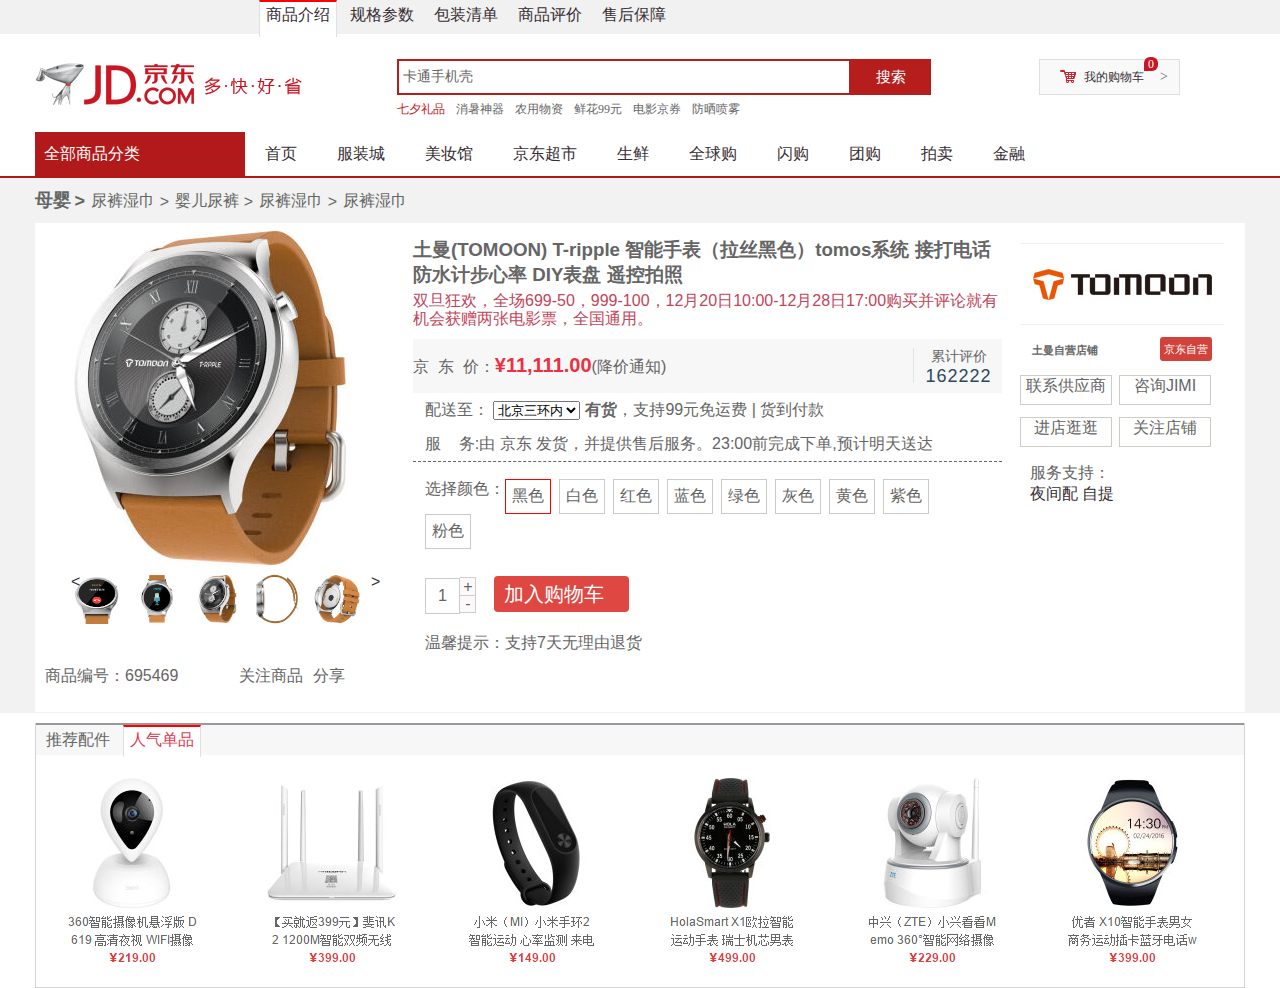
<file: shopCar/shop.html>
<!doctype html>
<html>
<head>
<meta charset="utf-8">
<title>无标题文档</title>
<style>
*{margin:0;padding:0;}
ul{list-style:none;}
i{font-style:normal;}
span{-moz-user-select:none;-webkit-user-select:none;-ms-user-select:none;user-select:none;}
.clear:after{content:'200B';width:0;height:0;display:block;font-size:0;clear:both}
body{font-family:arial,'微软雅黑';color:#656565}
a{text-decoration:none;color:#372e33}
.inner{margin:0 auto;width:1210px;}
header{background:#f1f1f1;z-index:-2;position:relative;}
header ul{display:inline-block;padding-left:221px;}
header ul li{float:left;line-height:30px;height:30px;padding:0 10px;text-align:center;position:relative;}
header ul li span{height:35px;width:76px;position:absolute;left:3px;top:0;background:#fff;border-left:1px #e0e0e0 solid;border-right:1px #e0e0e0 solid;border-top:2px solid red;z-index:-1;display:none;}
.s_block{display:block}
.h_mid .buycar {background: #f9f9f9 url(images/jd2015img.png) no-repeat 19px -49px;width: 95px;height: 34px;line-height: 34px; border: 1px solid #dfdfdf; color: #666;  float: right;  font-size: 12px;  font-family: "宋体"; margin: 25px 65px 0 0;  padding-left: 44px;  position: relative;  }
.h_mid .buycar a {  font-size: 12px;  font-family: "宋体";  }
.h_mid .buycar i {  float: right;  margin-right: 11px;  font-size: 14px;  }
.h_mid .buycar span.zero {  color: #fff;  background-color: #c81623;  border-radius: 6px 6px 6px 0;  height: 14px;  line-height: 14px;  position: absolute;  left: 104px;  top: -3px;  padding: 0 4px;  font-size: 12px;  max-width: 100px;  }
.h_mid {width: 1210px;margin: 0 auto;}
.h_mid .logo {float: left;margin-top: 20px;}
.h_mid .logo img {float: left;}
.h_mid .logo a{display: inline-block;width:100%;}
.h_mid form {padding: 25px 0 0 92px;float: left;width: 538px;height: 62px;overflow: hidden;}
.h_mid form input[type="text"] {width: 454px;line-height: 32px;background-color: #fff;border: 2px solid #b61d1d;font-size: 14px;color: #666;padding: 0 4px;box-sizing: border-box;float: left;height: 36px;}
.h_mid form input[type="submit"] {width: 80px;height: 36px;border: 0;line-height: 36px;	background-color: #b61d1d;font-size: 15px;color: #fff;padding: 0 5px;float: left;cursor: pointer;}
.h_mid .link a {float: left;color: #666;font-size: 12px;font-family: "宋体";height: 28px;line-height: 28px;margin-right: 11px;}
.h_mid a.active {color: #c81623;}
.h_mid .link a:hover {color: #c81623;}
.h_bottom {width: 1210px;	margin: 0 auto;padding-top: 11px;}
.h_bottom .all {float: left; height: 44px; width: 201px;line-height: 44px; color: #fff;background: #b1191a; font-size: 16px;text-align: left;padding-left:9px;}
.h_bottom .ul {float: left;}
.h_bottom ul li {float: left;height: 44px;	line-height: 44px;padding: 0 20px;}
.h_bottom ul li a {display: block;font-size: 16px;}
.main{border-top:2px solid #b2191b;background:#f2f2f2;}
.main .m_dl i{position:absolute;right:-14px;top:1px;}
.main .m_dl{height:45px;line-height:45px;}
.main .m_dl dt{float:left;font-weight:bolder;font-size:18px;color:#626665;position:relative;}
.main .m_dl dd{float:left;padding-left:20px;position:relative;}
.in_main{height:489px;border-bottom:1px solid #f1f1f1;background:#fff}
.in_main .left{width:378px;float:left;position:relative;}
.in_main .left #div1{width:350px;height:350px;position:relative;}
.in_main .left #div1 span{height:100px;width:100px;position:absolute;opacity:.5;background:#CF5555;left:0;top:0;display:none;cursor:none}
.in_main .left #div2{height:350px;width:350px;position:absolute;left:350px;top:0;z-index:2;overflow:hidden;display:none;}
.in_main .left #div1 img{width:100%}
.in_main .left #div2 img{position:absolute;}
.in_main .left .l_bot{position:absolute;bottom:-62px;left:10px;width:310px}
.in_main .left .l_bot p{float:left;}
.in_main .left .l_bot span{float:right;display:inline-block;padding-right:10px;}


.in_main .left .l_mid{position:relative;}
.in_main .left .l_mid a{position:absolute;}
.in_main .left .l_mid ul{padding:0 36px;}
.in_main .left .l_mid li{float:left;height:50px;width:50px;margin-right:8px;border:1px solid #fff;}
.in_main .left .l_mid img{width:100%}

.in_main .left .l_top{height:360px;width:360px}
.in_main .mid{padding-top:14px;width:589px;float:left;position:relative;}
.in_main .mid h3{line-height:25px;text-intend:1em}
.in_main .mid .out{line-height:18px;color:#c3455a;padding-top:5px;margin-bottom:11px;}
.in_main .mid .price{background:#f7f7f7;padding-top:9px;padding-bottom:6px;}
.in_main .mid .in_price{height:35px;line-height:35px;width:500px;border-right:1px solid #e5e5e5;float:left;}
.in_main .mid .in_price span{font-size:20px;color:#ee2f41;font-weight:bolder;}
.in_main .mid .in_right{width:87px;float:right;text-align:center;font-size:14px;}
.in_main .mid .in_right i{font-style:normal;color:#2c495b;font-size:18px;letter-spacing:1px;}
.in_main .mid .send{line-height:34px;border-bottom:1px dashed;padding-left:12px}
.in_main .mid .send p select{margin-right:5px;}
.in_main .mid .send p i{font-weight:bolder;}
.in_main .mid .in_bot dl{padding:17px 12px 0;}
.in_main .mid .in_bot dt{font-weight:normal;font-size:16px;float:left;}
.in_main .mid .in_bot dd{padding:6px;border:1px solid #cbcbcb;float:left;margin-right:8px;cursor:pointer;}
.in_main .mid .buy{position:absolute;bottom:-65px;left:12px}
.in_main .mid .buy .num{display:inline-block;height:34px;width:33px;border:1px solid  #c8cecc;line-height:34px;text-align:center;position:relative;margin-right:30px;}
.in_main .mid .buy .plus{text-align:center;  cursor:pointer;height:17px;width:15px;background:#fdf9fa;border-top:1px solid #cdcfce;border-right:1px solid #cdcfce;border-bottom:1px solid #cdcfce;position:absolute;right:153px;top:1px;line-height:17px}
.in_main .mid .buy .deplus{text-align:center;cursor:pointer;height:16px;width:15px;background:#fdf9fa;border-right:1px solid #cdcfce;border-bottom:1px solid #cdcfce;position:absolute;right:153px;top:20px;line-height:16px}
.in_main .mid .buy_car{display:inline-block;background:#df4742;line-height:36px; height:36px;width:115px;font-size:20px;color:#fff;padding:0 10px;border-radius:4px;}
.in_main .mid .tip{position:absolute;position:absolute;bottom:-105px;left:12px}
.in_main .right{padding-top:20px;float:right;width:204px;margin-right:21px;position:relative;}
.in_main .right .pic{height:70px;width:204px;border-top:1px solid #eeeeee;border-bottom:1px solid #eeeeee;text-align:center;padding-top:10px;}
.in_main .right h6{line-height:50px;padding:0 12px;}
.in_main .right .jingd{float:right;background:#d1423a;padding:4px;line-height:16px;margin-top:12px;color:#fff;font-weight:normal;border-radius:3px;}
.in_main .right li{height:28px;width:90px;border:1px solid #cccdc5;float:left;margin-right:7px;margin-bottom:12px;text-align:center; }
.in_main .right .bot{position:absolute;top:240px;left:10px;}
.bottom{border-left:1px solid #d4d4d4;border-right:1px solid #d4d4d4;border-bottom:1px solid #d4d4d4;height:264px;width:1208px;margin:0 auto;margin-top:10px;}
.bottom .top{display:inline-block;background:#f7f7f7;width:1208px;border-top:2px solid #99989e;z-index:-2;position:relative;}
.bottom .top li{float:left;line-height:30px;height:30px;padding:0 10px;text-align:center;position:relative;}
.bottom .top .ac{color:#df3951}
.bottom .top li span{height:30px;width:76px;position:absolute;left:3px;top:0;background:#fff;border-left:1px #e0e0e0 solid;border-right:1px #e0e0e0 solid;border-top:2px solid red;z-index:-1;display:none;}
.bottom .top li .s_block{display:block}
</style>
</head>
<script src="js/jquery-3.1.0.js"></script>
<script src="js/angular.js"></script>
<script src="js/angular-route.js"></script>
<script>
    var myapp = angular.module('myapp',['ngRoute'])
            .config(function ($routeProvider) {
                $routeProvider
                        .when('/',{templateUrl:'pages/products.html',controller:'productsCtrl'})
                        .when('/products',{templateUrl:'pages/products.html',controller:'productsCtrl'})
                        .when('/car',{templateUrl:'pages/car.html',controller:'cartCtrl'})
                        .otherwise({templateUrl:'pages/products.html',controller:'productsCtrl'})
            })
            .factory('carService',function () {
                var cart = []
                return{
                    add:function (product) {
                        
                        for(var i=0;i<cart.length;i++){
                            var item = cart[i]
                            product.quantity++

                            if(product.name == item.product.name){
                                item.number++

                                return
                            }
                        }

                        cart.push({product:product,number:1})

                    },

                    findAll:function () {
                        return cart;
                    },

                    remove:function (name) {
                        for(var i=0;i<cart.length;i++){
                            var item = cart[i]
                            if(name == item.product.name){
                                cart.splice(i,1)
                                return
                            }

                        }
                    }
                    
                    
                }
                
                
            })
            
            .controller('productsCtrl',function ($scope,$http,carService) {
                var url = 'products.json'
                $http.get(url).success(function (data) {
                    $scope.products = data
                })

                //选择购买数量
                $scope.countN =1;
                $scope.plus = function () {
                    $scope.countN++
                }
                $scope.dplus = function () {
                    $scope.countN>0? $scope.countN--: $scope.countN==0
                }

                //加入购物车-按钮
                $scope.add = function (product) {
                    if($scope.countN>1){
                        product.quantity+=$scope.countN-1
                    }
                        carService.add(product)

                }

                //选择要购买的商品
                var def =[{color:"黑色",imgsrc:"2-328x300.jpg",name:"京东金条999 100g 中国黄金出品",price:21111,quantity:1}]
                $scope.def = def
                $scope.color = '黑色'
                $scope.colorPrice = 11111
                $scope.dis = function (product) {
                     def.length = 0
                     def.push({color:product.color,imgsrc:product.imgsrc,name:product.name,price:product.price,quantity:product.quantity})
                     $scope.color =  def[0].color
                    $scope.colorPrice = def[0].price
                }
            })
            .controller('cartCtrl',function ($scope,carService) {
                //拿到购物筐中所有商品
                $scope.cart = carService.findAll()


                //统计购买总数量
                $scope.count = function () {
                    var total = 0

                    angular.forEach($scope.cart,function (item) {

                        total +=item.product.quantity
                    })

                    return total;
                }

                //删除商品
                $scope.del = function (name) {
                    carService.remove(name)
                }


                //统计总价格
                $scope.countPrice = function () {
                    var total = 0
                    angular.forEach($scope.cart,function (item) {
                        total += item.product.quantity*item.product.price
                    })
                    return total;
                }

            })


</script>
<body ng-app="myapp">
<header>
<div class="inner">
	<ul>
		<li><a href="javascript:">商品介绍</a><span class="s_block"></span></li>
		<li><a href="javascript:">规格参数</a><span></span></li>
		<li><a href="javascript:">包装清单</a><span></span></li>
		<li><a href="javascript:">商品评价</a><span></span></li>
		<li><a href="javascript:">售后保障</a><span></span></li>
	</ul>
</div>

</header>
 <div class="h_mid clear">
    <div class="logo clear"><a href="#/"><img src="images/logo-201305.png" ></a></div>
    <form>
      <input type="text" value="卡通手机壳">
      <input type="submit" value="搜索">
      <div class="link"> <a class="active" href="#">七夕礼品</a> <a href="#">消暑神器</a><a href="#">农用物资</a> <a href="#">鲜花99元</a> <a href="#">电影京券</a> <a href="#">防晒喷雾</a></div>
    </form>
     <div class="buycar" ng-controller="cartCtrl"><a href="#/car">我的购物车</a><i>></i><span class="zero">{{count()}}</span></div>

 </div>
   
  <div class="h_bottom clear">
    <div class="all">全部商品分类</div>
    <ul>
      <li><a href="#">首页</a></li>
      <li><a href="#">服装城</a></li>
      <li><a href="#">美妆馆</a></li>
      <li><a href="#">京东超市</a></li>
      <li><a href="#">生鲜</a></li>
      <li><a href="#">全球购</a></li>
      <li><a href="#">闪购</a></li>
      <li><a href="#">团购</a></li>
      <li><a href="#">拍卖</a></li>
      <li><a href="#">金融</a></li>
    </ul>
  </div>

  <div class="main clear">
    <div ng-view></div>
 </div>


  <div class="bottom">
  	<div class="inner">
    	<ul class="top">
        	<li>推荐配件<span></span></li>
            <li class="ac">人气单品<span class="s_block"></span></li>
        </ul>
        <img src="images/$2F%60ZSC1CD%7BZZ9W_LK~VAH8.png">
    </div>
  </div>
</body>
</html>
</file>
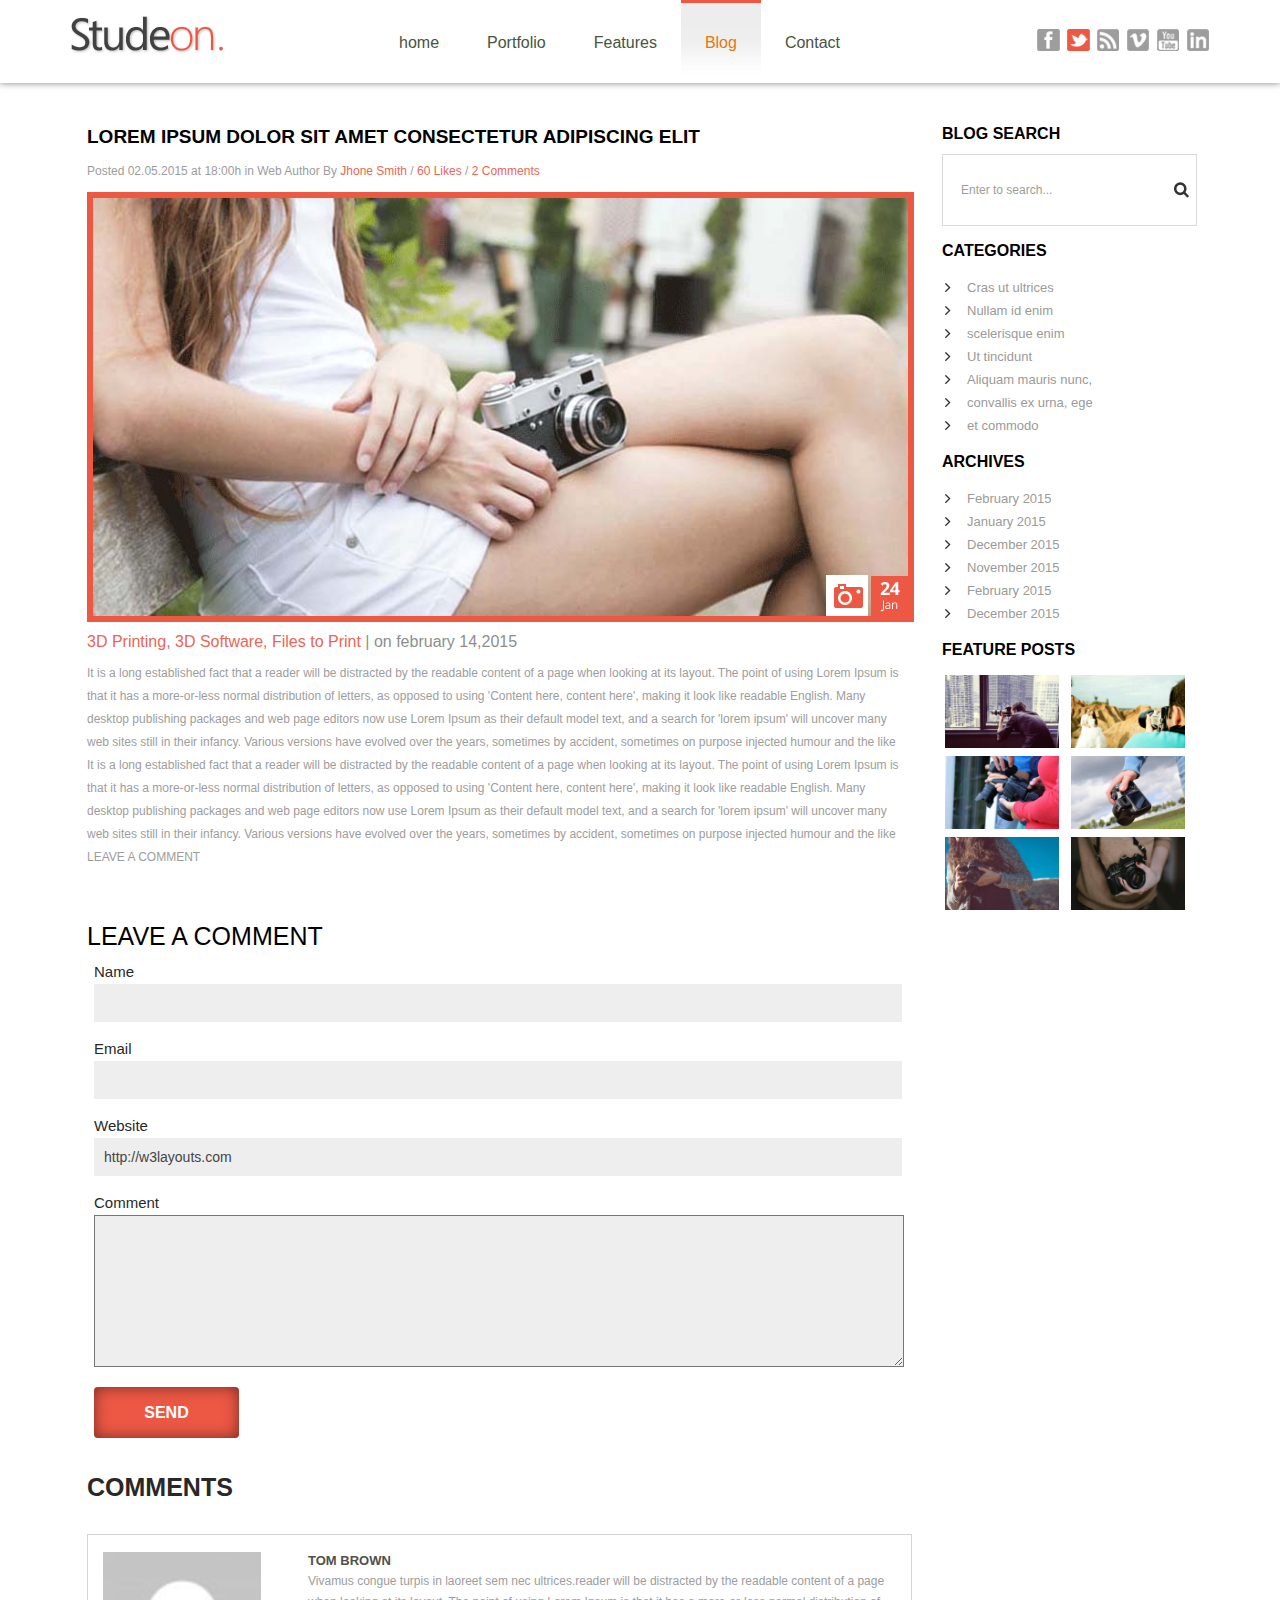
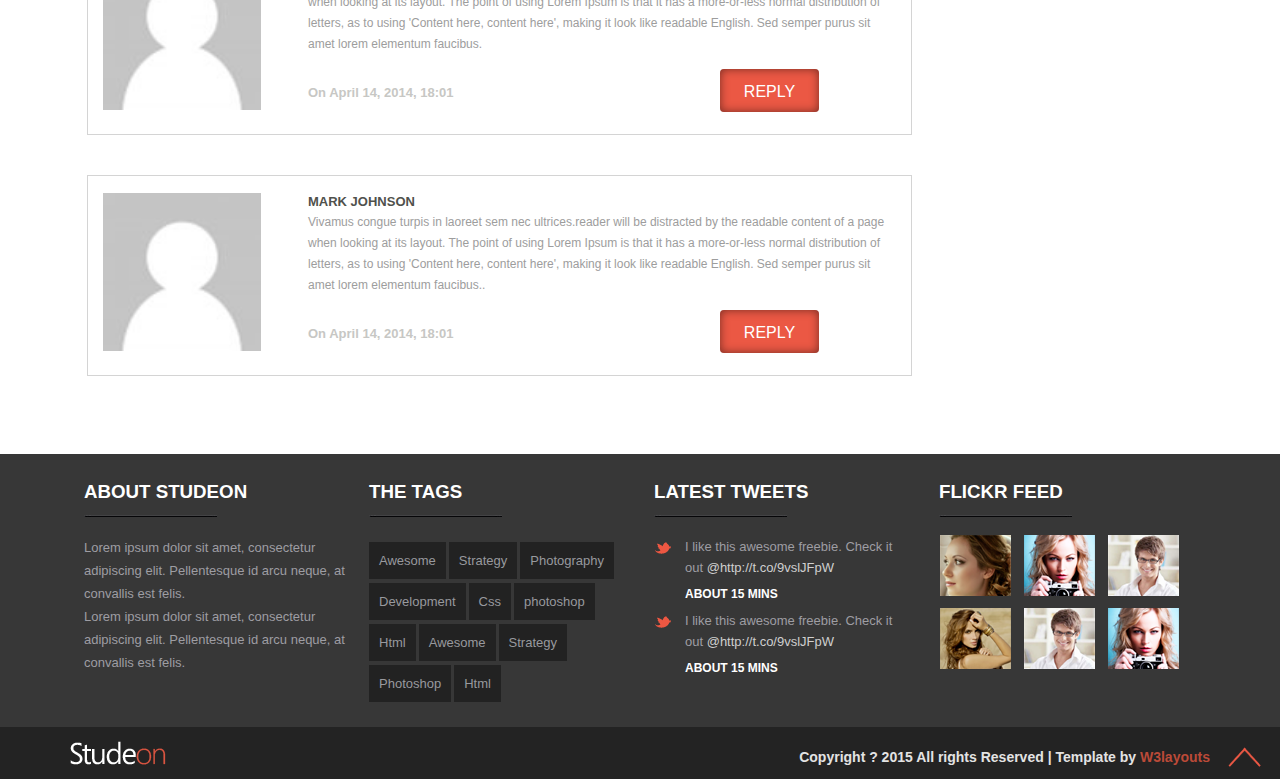
<file: studeon/blog.html>
<!doctype html>
<html>
<head>
<meta charset="utf-8">
<title>blog</title>

<link href="css/style.css" rel="stylesheet" type="text/css">
<link href="css/blog.css" rel="stylesheet" type="text/css">
</head>

<body>
	<div class="header">  
    	<div class="h-inner">
        	<div class="logo"><a href="#"><img src="images/logo.png" /></a></div>
            <div class="nav">
                <ul>
                    <li><a href="index.html" >home</a></li>
                    <li><a href="portfolio.html">Portfolio</a></li>
                    <li><a href="features.html">Features</a></li>
                    <li><a href="#" class="active">Blog</a></li>
                    <li><a href="contact.html">Contact</a></li>
                </ul>
            </div>
            <div class="icon">
            <ul>
            	<li><a href="#" class="f"></a></li>
            	<li><a href="#" class="tiw"></a></li>
            	<li><a href="#" class="wifi"></a></li>
            	<li><a href="#" class="v"></a></li>
            	<li><a href="#" class="you"></a></li>
            	<li><a href="#" class="in"></a></li>
            </ul>
            </div>
        </div>
          	
    </div>
	<div class="main">
    	<div class="left">
        	<h3>LOREM IPSUM DOLOR SIT AMET CONSECTETUR ADIPISCING ELIT</h3>
            <p>Posted 02.05.2015 at 18:00h in Web Author By <span>Jhone Smith</span> / <span>60 Likes</span> / <span>2 Comments</span></p>
            <div class="banner"><img src="images/single.jpg"/>
            	<div class="mini1"></div>
                <div class="mini2"></div>
            </div>
            <h4><span>3D Printing, 3D Software, Files to Print </span>| on february 14,2015</h4>
            <p class="mid">It is a long established fact that a reader will be distracted by the readable content of a page when looking at its layout. The point of using Lorem Ipsum is that it has a more-or-less normal distribution of letters, as opposed to using 'Content here, content here', making it look like readable English. Many desktop publishing packages and web page editors now use Lorem Ipsum as their default model text, and a search for 'lorem ipsum' will uncover many web sites still in their infancy. Various versions have evolved over the years, sometimes by accident, sometimes on purpose injected humour and the like<br/>
It is a long established fact that a reader will be distracted by the readable content of a page when looking at its layout. The point of using Lorem Ipsum is that it has a more-or-less normal distribution of letters, as opposed to using 'Content here, content here', making it look like readable English. Many desktop publishing packages and web page editors now use Lorem Ipsum as their default model text, and a search for 'lorem ipsum' will uncover many web sites still in their infancy. Various versions have evolved over the years, sometimes by accident, sometimes on purpose injected humour and the like
LEAVE A COMMENT</p>
			<h5 class="mid-b">LEAVE A COMMENT</h5>
			<form>
            	<h5 class="tit">Name</h5>
                <input type="text" class="text"/>
             	<h5 class="tit">Email</h5>
                <input type="text" class="text"/>
             	<h5 class="tit">Website</h5>
                <input type="text" value="http://w3layouts.com"class="text"/>
              	<h5 class="tit">Comment</h5>
				<textarea class="text1"></textarea> 
                <input type="submit" value="SEND" class="sub"/>         
            </form>
            <h5 class="bot">COMMENTS</h5>
            <div class="card">
            	<div class="card-l"><img src="images/avatar.jpg" /></div>
                <div class="card-r">
                	<h5 class="card-id">TOM BROWN</h5>
                    <p>Vivamus congue turpis in laoreet sem nec ultrices.reader will be distracted by the readable content of a page when looking at its layout. The point of using Lorem Ipsum is that it has a more-or-less normal distribution of letters, as to using 'Content here, content here', making it look like readable English. Sed semper purus sit amet lorem elementum faucibus.</p>
                    <h5 class="day">On April 14, 2014, 18:01</h5>
                    <div class="reply">REPLY</div>
                </div>
            
            </div>
            <div class="card card2">
            	<div class="card-l"><img src="images/avatar.jpg" /></div>
                <div class="card-r">
                	<h5 class="card-id">MARK JOHNSON</h5>
                    <p>Vivamus congue turpis in laoreet sem nec ultrices.reader will be distracted by the readable content of a page when looking at its layout. The point of using Lorem Ipsum is that it has a more-or-less normal distribution of letters, as to using 'Content here, content here', making it look like readable English. Sed semper purus sit amet lorem elementum faucibus..</p>
                    <h5 class="day">On April 14, 2014, 18:01</h5>
                    <div class="reply">REPLY</div>
                </div>
            
            </div>
        </div>
        <div class="right">
        	<h5 class="search">BLOG SEARCH</h5>
            <form>
            	<input type="text" value="Enter to search..." class="text"/>
                <input type="submit" class="sub" value=""/>
            </form>
            <h5 class="right-t">CATEGORIES</h5>
            <ul>
            	<li><a href="#">Cras ut ultrices</a></li>
             	<li><a href="#">Nullam id enim</a></li>
            	<li><a href="#">scelerisque enim</a></li>
            	<li><a href="#">Ut tincidunt</a></li>
            	<li><a href="#">Aliquam mauris nunc,</a></li>
            	<li><a href="#">convallis ex urna, ege</a></li>
            	<li><a href="#">et commodo</a></li>
           	</ul>
            <h5 class="right-t">ARCHIVES</h5>
            <ul>
            	<li><a href="#">February 2015</a></li>
             	<li><a href="#">January 2015</a></li>
            	<li><a href="#">December 2015</a></li>
            	<li><a href="#">November 2015</a></li>
            	<li><a href="#">February 2015</a></li>
            	<li><a href="#">December 2015</a></li>
           </ul> 
           <h5 class="right-t">FEATURE POSTS</h5>
          <div class="pic-b">
           		<div class="pic"><img src="images/s1.jpg"/></div>
           		<div class="pic"><img src="images/s2.jpg"/></div>
       		<div class="pic"><img src="images/s3.jpg"/></div>
       		<div class="pic"><img src="images/s4.jpg"/></div>
       		<div class="pic"><img src="images/s5.jpg"/></div>
       		<div class="pic"><img src="images/s6.jpg"/></div>
           </div>
         
        </div>
    </div>


  	<div class="footer">
   		<div class="footer-in">
        	<div class="left">
            	<h3>ABOUT STUDEON</h3>
                <p>Lorem ipsum dolor sit amet, consectetur adipiscing elit. Pellentesque id arcu neque, at convallis est felis.</p>
                <p class="p2">Lorem ipsum dolor sit amet, consectetur adipiscing elit. Pellentesque id arcu neque, at convallis est felis.</p>
            </div>
          	<div class="left">
            	<h3>THE TAGS</h3>
                <div class="black">
                    <div class="box"><a href="#">Awesome</a></div>
                    <div class="box"><a href="#">Strategy</a></div>
                    <div class="box"><a href="#">Photography</a></div>
                    <div class="box"><a href="#">Development</a></div>
                    <div class="box"><a href="#">Css</a></div>
                    <div class="box"><a href="#">photoshop</a></div>
                    <div class="box"><a href="#">Html</a></div>
                    <div class="box"><a href="#">Awesome</a></div>
                    <div class="box"><a href="#">Strategy</a></div>
                    <div class="box"><a href="#">Photoshop</a></div>
                    <div class="box"><a href="#">Html</a></div>
			</div>
            </div>
        	<div class="left left3">
                    <h3>LATEST TWEETS</h3> 
               		<div class="bird-in">        	
                        <p>I like this awesome freebie. Check 							it out <span><a href="#">@http://t.co/9vslJFpW</a></span></p>
                        <h4>ABOUT 15 MINS</h4> 
               		</div>
               		<div class="bird-in">        	
                        <p class="p2">I like this awesome freebie. Check 							it out <span><a href="#">@http://t.co/9vslJFpW</a></span></p>
                        <h4>ABOUT 15 MINS</h4> 
               		</div>
          	</div>
        	<div class="left last">
            	<h3>FLICKR FEED</h3>
			  <div class="feed">
                	<div class="pic"><a href="#"><img src="images/f1.png"/></a></div>
                	<div class="pic"><a href="#"><img src="images/f2.png"/></a></div>
                	<div class="pic"><a href="#"><img src="images/f3.png"/></a></div>
                	<div class="pic"><a href="#"><img src="images/f4.png"/></a></div>
                	<div class="pic"><a href="#"><img src="images/f3.png"/></a></div>
                	<div class="pic"><a href="#"><img src="images/f2.png"/></a></div>
               </div>
                
            </div>
      </div> 
    </div>
    <div class="bottom">
    	<div class="go-top"><a href="#"><img src="images/move-top.png"/></a></div>
    	<div class="bottom-in">
        	<div class="bottom-l"><img src="images/logo2.png"/></div>
        	<div class="bottom-r"><h4>Copyright ? 2015 All rights Reserved | Template by <span> W3layouts</span></h4></div>
        </div>
    </div>

</body>
</html>
</file>
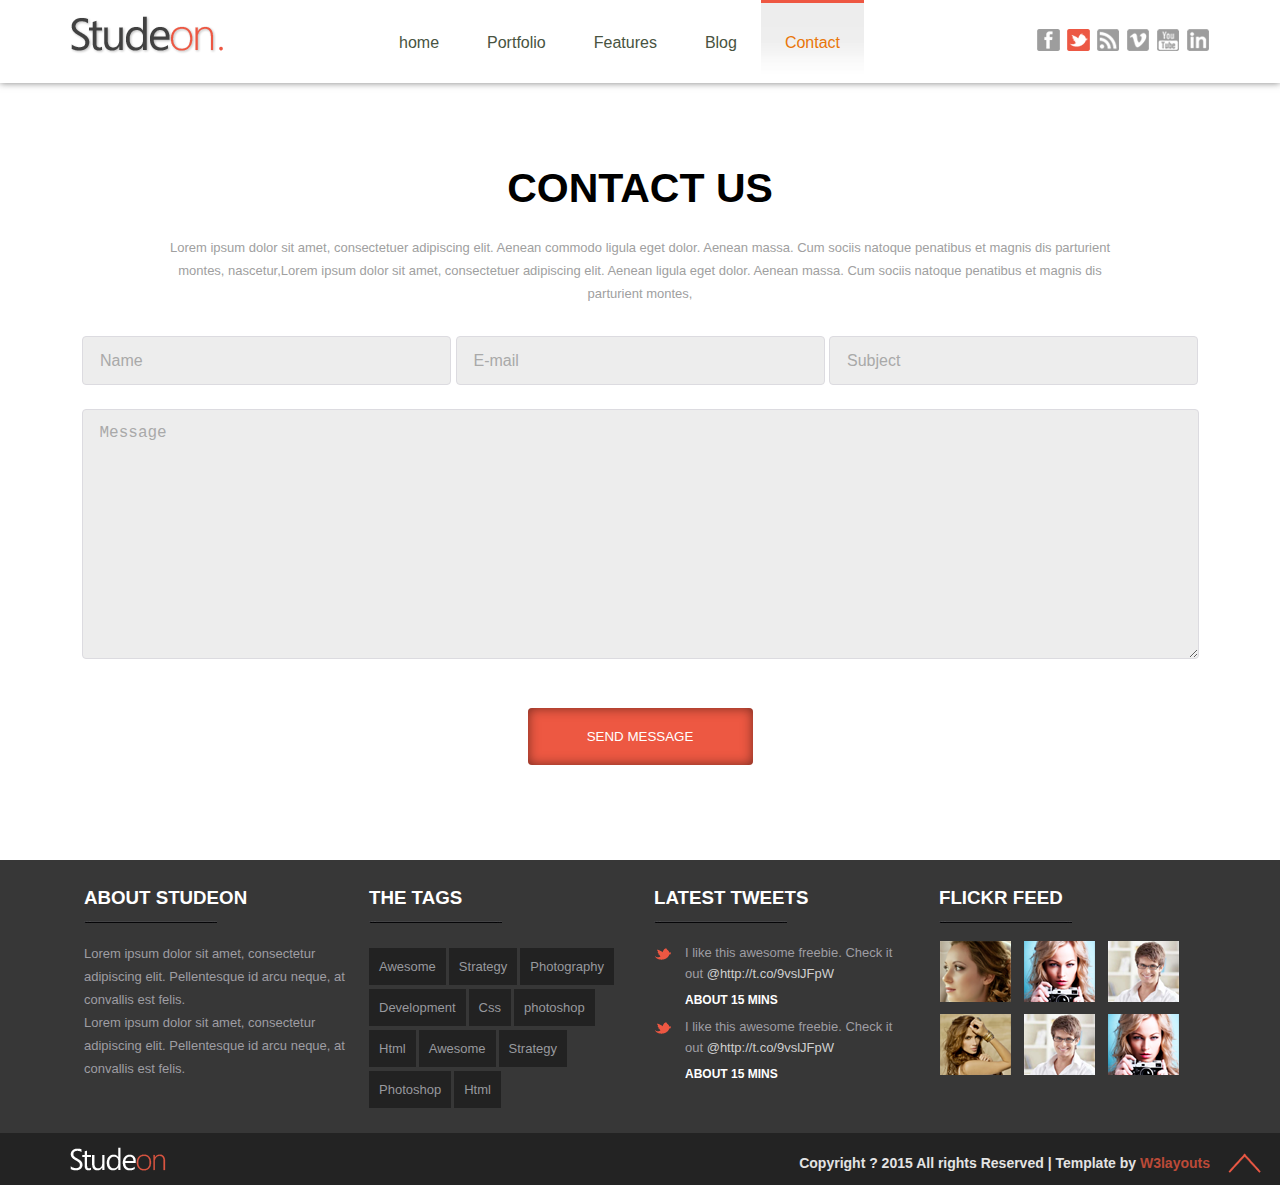
<file: studeon/contact.html>
<!doctype html>
<html>
<head>
<meta charset="utf-8">
<title>Contact</title>

<link href="css/style.css" rel="stylesheet" type="text/css">
<link href="css/Contact.css" rel="stylesheet" type="text/css">
</head>

<body>
	<div class="header">  
    	<div class="h-inner">
        	<div class="logo"><a href="#"><img src="images/logo.png" /></a></div>
            <div class="nav">
                <ul>
                    <li><a href="index.html" >home</a></li>
                    <li><a href="portfolio.html">Portfolio</a></li>
                    <li><a href="features.html">Features</a></li>
                    <li><a href="blog.html" >Blog</a></li>
                    <li><a href="contact.html" class="active">Contact</a></li>
                </ul>
            </div>
            <div class="icon">
            <ul>
            	<li><a href="#" class="f"></a></li>
            	<li><a href="#" class="tiw"></a></li>
            	<li><a href="#" class="wifi"></a></li>
            	<li><a href="#" class="v"></a></li>
            	<li><a href="#" class="you"></a></li>
            	<li><a href="#" class="in"></a></li>
            </ul>
            </div>
        </div>
          	
    </div>
<div class="main">
    	<h3>CONTACT US</h3>
        <p>Lorem ipsum dolor sit amet, consectetuer adipiscing elit. Aenean commodo ligula eget dolor. Aenean massa. Cum sociis natoque penatibus et magnis dis parturient montes, nascetur,Lorem ipsum dolor sit amet, consectetuer adipiscing elit. Aenean ligula eget dolor. Aenean massa. Cum sociis natoque penatibus et magnis dis parturient montes,</p>
        <form>
        	<input type="text" value="Name" class="text"/>
            <input type="text" value="E-mail" class="text"/>
            <input type="text" value="Subject" class="text"/>
            <textarea class="area">Message</textarea>
       		<input type="submit" value="SEND MESSAGE" class="sub"/>
  	    </form>
        
    </div>
    
  	<div class="footer">
   		<div class="footer-in">
        	<div class="left">
            	<h3>ABOUT STUDEON</h3>
                <p>Lorem ipsum dolor sit amet, consectetur adipiscing elit. Pellentesque id arcu neque, at convallis est felis.</p>
                <p class="p2">Lorem ipsum dolor sit amet, consectetur adipiscing elit. Pellentesque id arcu neque, at convallis est felis.</p>
            </div>
          	<div class="left">
            	<h3>THE TAGS</h3>
                <div class="black">
                    <div class="box"><a href="#">Awesome</a></div>
                    <div class="box"><a href="#">Strategy</a></div>
                    <div class="box"><a href="#">Photography</a></div>
                    <div class="box"><a href="#">Development</a></div>
                    <div class="box"><a href="#">Css</a></div>
                    <div class="box"><a href="#">photoshop</a></div>
                    <div class="box"><a href="#">Html</a></div>
                    <div class="box"><a href="#">Awesome</a></div>
                    <div class="box"><a href="#">Strategy</a></div>
                    <div class="box"><a href="#">Photoshop</a></div>
                    <div class="box"><a href="#">Html</a></div>
			</div>
            </div>
        	<div class="left left3">
                    <h3>LATEST TWEETS</h3> 
               		<div class="bird-in">        	
                        <p>I like this awesome freebie. Check 							it out <span><a href="#">@http://t.co/9vslJFpW</a></span></p>
                        <h4>ABOUT 15 MINS</h4> 
               		</div>
               		<div class="bird-in">        	
                        <p class="p2">I like this awesome freebie. Check 							it out <span><a href="#">@http://t.co/9vslJFpW</a></span></p>
                        <h4>ABOUT 15 MINS</h4> 
               		</div>
          	</div>
        	<div class="left last">
            	<h3>FLICKR FEED</h3>
			  <div class="feed">
                	<div class="pic"><a href="#"><img src="images/f1.png"/></a></div>
                	<div class="pic"><a href="#"><img src="images/f2.png"/></a></div>
                	<div class="pic"><a href="#"><img src="images/f3.png"/></a></div>
                	<div class="pic"><a href="#"><img src="images/f4.png"/></a></div>
                	<div class="pic"><a href="#"><img src="images/f3.png"/></a></div>
                	<div class="pic"><a href="#"><img src="images/f2.png"/></a></div>
               </div>
                
            </div>
      </div> 
    </div>
    <div class="bottom">
    	<div class="go-top"><a href="#"><img src="images/move-top.png"/></a></div>
    	<div class="bottom-in">
        	<div class="bottom-l"><img src="images/logo2.png"/></div>
        	<div class="bottom-r"><h4>Copyright ? 2015 All rights Reserved | Template by <span> W3layouts</span></h4></div>
        </div>
    </div>

</body>
</html>
</file>
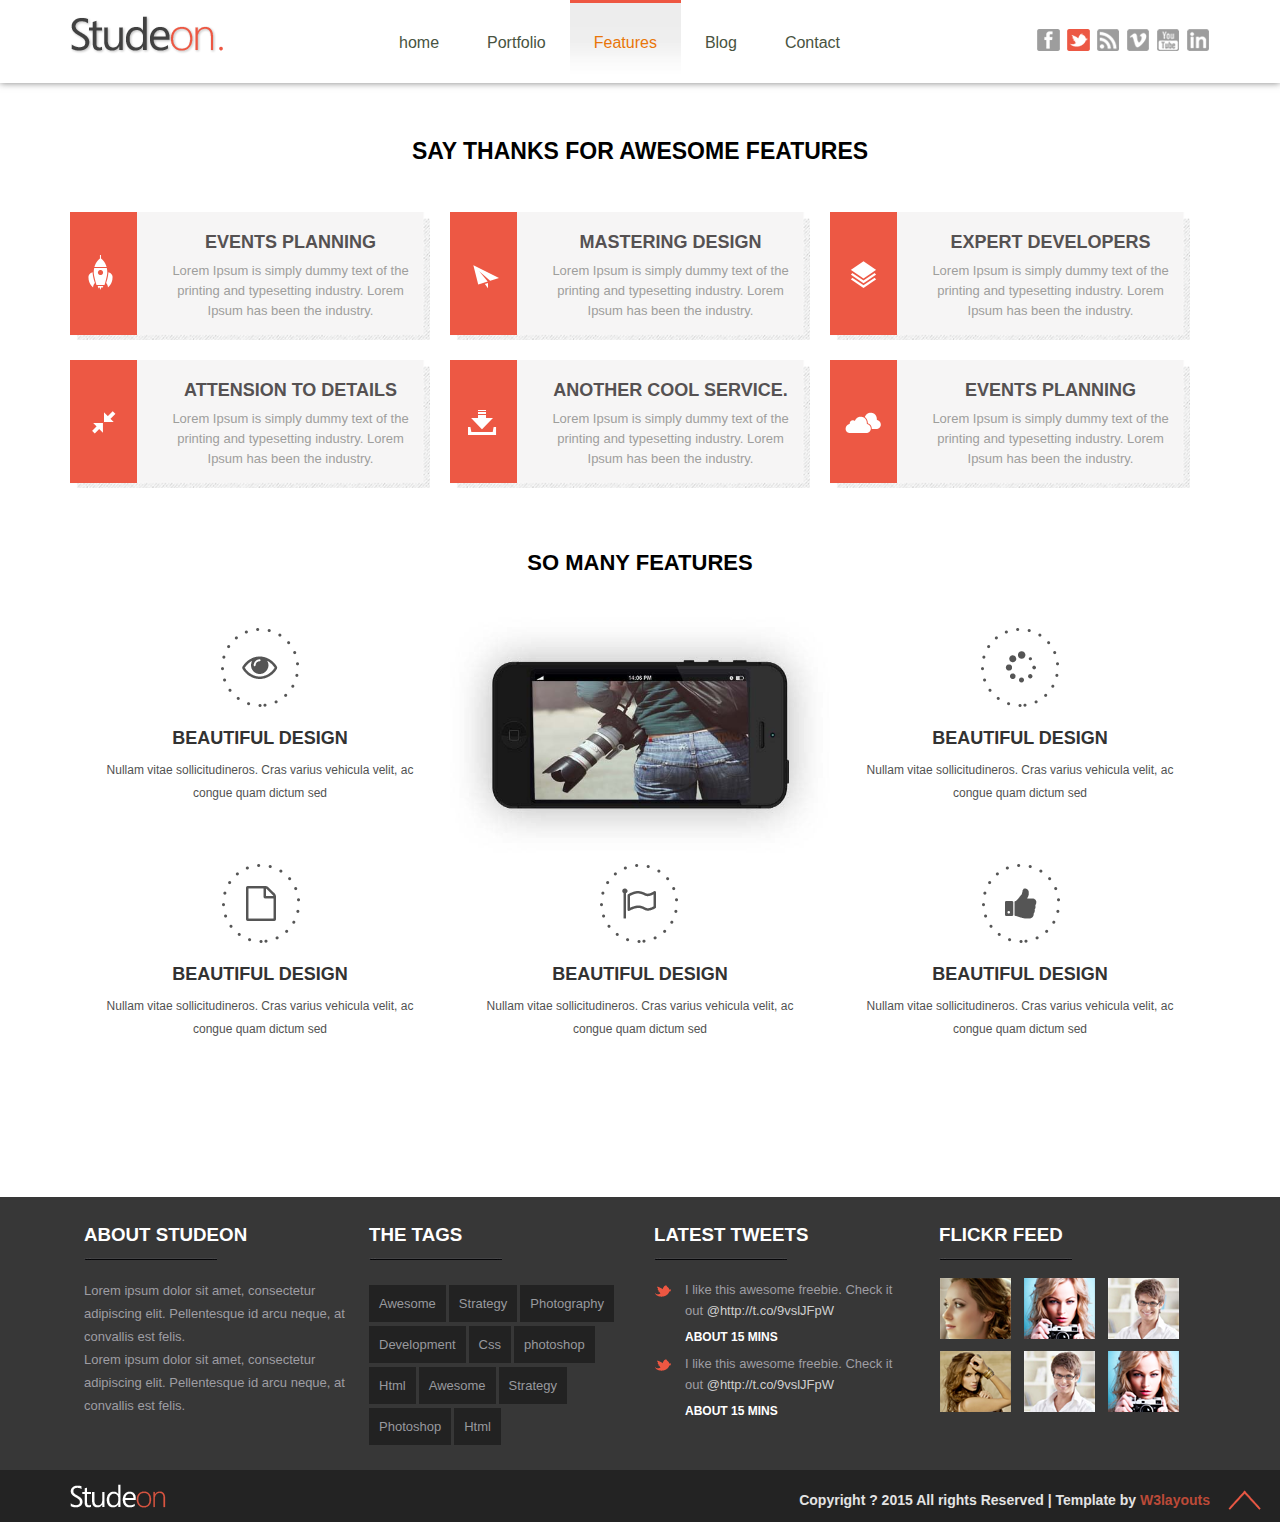
<file: studeon/features.html>
<!doctype html>
<html>
<head>
<meta charset="utf-8">
<title>Features</title>

<link href="css/style.css" rel="stylesheet" type="text/css">
<link href="css/features.css" rel="stylesheet" type="text/css">
</head>

<body>
	<div class="header">  
    	<div class="h-inner">
        	<div class="logo"><a href="#"><img src="images/logo.png" /></a></div>
            <div class="nav">
                <ul>
                    <li><a href="index.html" >home</a></li>
                    <li><a href="portfolio.html">Portfolio</a></li>
                    <li><a href="features.html" class="active">Features</a></li>
                    <li><a href="blog.html" >Blog</a></li>
                    <li><a href="contact.html" >Contact</a></li>
                </ul>
            </div>
            <div class="icon">
            <ul>
            	<li><a href="#" class="f"></a></li>
            	<li><a href="#" class="tiw"></a></li>
            	<li><a href="#" class="wifi"></a></li>
            	<li><a href="#" class="v"></a></li>
            	<li><a href="#" class="you"></a></li>
            	<li><a href="#" class="in"></a></li>
            </ul>
            </div>
        </div>
          	
    </div>
    <div class="main">
        <div class="top">
            <h3>SAY THANKS FOR AWESOME FEATURES</h3>
    		<div class="icon">
        	<div class="icon-in">
            	   <div class="icon-inner">
                	<div class="pic pic1"></div>
                    <div class="text">
                    	<h3>EVENTS PLANNING</h3>
                        <p>Lorem Ipsum is simply dummy text of the printing and typesetting industry. Lorem Ipsum has been the industry.</p>
                    </div>
                </div>
             	<div class="icon-inner">
                	<div class="pic pic2"></div>
                    <div class="text">
                    	<h3>MASTERING DESIGN</h3>
                        <p>Lorem Ipsum is simply dummy text of the printing and typesetting industry. Lorem Ipsum has been the industry.</p>
                    </div>
                </div>
            	<div class="icon-inner">
                	<div class="pic pic3"></div>
                    <div class="text">
                    	<h3>EXPERT DEVELOPERS</h3>
                        <p>Lorem Ipsum is simply dummy text of the printing and typesetting industry. Lorem Ipsum has been the industry.</p>
                    </div>
                </div>
            	<div class="icon-inner">
                	<div class="pic pic4"></div>
                    <div class="text">
                    	<h3>ATTENSION TO DETAILS</h3>
                        <p>Lorem Ipsum is simply dummy text of the printing and typesetting industry. Lorem Ipsum has been the industry.</p>
                    </div>
                </div>
            	<div class="icon-inner">
                	<div class="pic pic5"></div>
                    <div class="text">
                    	<h3>ANOTHER COOL SERVICE.</h3>
                        <p>Lorem Ipsum is simply dummy text of the printing and typesetting industry. Lorem Ipsum has been the industry.</p>
                    </div>
                </div>
            	<div class="icon-inner">
                	<div class="pic pic6"></div>
                    <div class="text">
                    	<h3>EVENTS PLANNING</h3>
                        <p>Lorem Ipsum is simply dummy text of the printing and typesetting industry. Lorem Ipsum has been the industry.</p>
                    </div>
                </div>
           </div>
        </div>
        </div>
        <div class="bot">
            <h3>SO MANY FEATURES</h3>
            <div class="bot-t">
            	<div class="pic">
                </div>
                <h4>BEAUTIFUL DESIGN</h4>
                <p> Nullam vitae sollicitudineros. Cras varius vehicula velit, ac congue quam dictum sed</p>
            
            </div>
            <div class="bot-t bot1">
            	<div class="pic1">
				<img src="images/flat-phone.jpg"/>
                </div>
            </div>
            <div class="bot-t">
            	<div class="pic pic2">
                </div>
                <h4>BEAUTIFUL DESIGN</h4>
                <p> Nullam vitae sollicitudineros. Cras varius vehicula velit, ac congue quam dictum sed</p>
            
            </div>
            <div class="bot-t">
            	<div class="pic pic3">
                </div>
                <h4>BEAUTIFUL DESIGN</h4>
                <p> Nullam vitae sollicitudineros. Cras varius vehicula velit, ac congue quam dictum sed</p>
            
            </div>
            <div class="bot-t">
            	<div class="pic pic4">
                </div>
                <h4>BEAUTIFUL DESIGN</h4>
                <p> Nullam vitae sollicitudineros. Cras varius vehicula velit, ac congue quam dictum sed</p>
            
            </div> 
            <div class="bot-t">
            	<div class="pic pic5">
                </div>
                <h4>BEAUTIFUL DESIGN</h4>
                <p> Nullam vitae sollicitudineros. Cras varius vehicula velit, ac congue quam dictum sed</p>
            
            </div>
        </div>
    </div>
    <div class="footer">
   		<div class="footer-in">
        	<div class="left">
            	<h3>ABOUT STUDEON</h3>
                <p>Lorem ipsum dolor sit amet, consectetur adipiscing elit. Pellentesque id arcu neque, at convallis est felis.</p>
                <p class="p2">Lorem ipsum dolor sit amet, consectetur adipiscing elit. Pellentesque id arcu neque, at convallis est felis.</p>
            </div>
          	<div class="left">
            	<h3>THE TAGS</h3>
                <div class="black">
                    <div class="box"><a href="#">Awesome</a></div>
                    <div class="box"><a href="#">Strategy</a></div>
                    <div class="box"><a href="#">Photography</a></div>
                    <div class="box"><a href="#">Development</a></div>
                    <div class="box"><a href="#">Css</a></div>
                    <div class="box"><a href="#">photoshop</a></div>
                    <div class="box"><a href="#">Html</a></div>
                    <div class="box"><a href="#">Awesome</a></div>
                    <div class="box"><a href="#">Strategy</a></div>
                    <div class="box"><a href="#">Photoshop</a></div>
                    <div class="box"><a href="#">Html</a></div>
			</div>
            </div>
        	<div class="left left3">
                    <h3>LATEST TWEETS</h3> 
               		<div class="bird-in">        	
                        <p>I like this awesome freebie. Check 							it out <span><a href="#">@http://t.co/9vslJFpW</a></span></p>
                        <h4>ABOUT 15 MINS</h4> 
               		</div>
               		<div class="bird-in">        	
                        <p class="p2">I like this awesome freebie. Check 							it out <span><a href="#">@http://t.co/9vslJFpW</a></span></p>
                        <h4>ABOUT 15 MINS</h4> 
               		</div>
          	</div>
        	<div class="left last">
            	<h3>FLICKR FEED</h3>
			  <div class="feed">
                	<div class="pic"><a href="#"><img src="images/f1.png"/></a></div>
                	<div class="pic"><a href="#"><img src="images/f2.png"/></a></div>
                	<div class="pic"><a href="#"><img src="images/f3.png"/></a></div>
                	<div class="pic"><a href="#"><img src="images/f4.png"/></a></div>
                	<div class="pic"><a href="#"><img src="images/f3.png"/></a></div>
                	<div class="pic"><a href="#"><img src="images/f2.png"/></a></div>
               </div>
                
            </div>
      </div> 
    </div>
    <div class="bottom">
    	<div class="go-top"><a href="#"><img src="images/move-top.png"/></a></div>
    	<div class="bottom-in">
        	<div class="bottom-l"><img src="images/logo2.png"/></div>
        	<div class="bottom-r"><h4>Copyright ? 2015 All rights Reserved | Template by <span> W3layouts</span></h4></div>
        </div>
    </div>

</body>
</html>
</file>
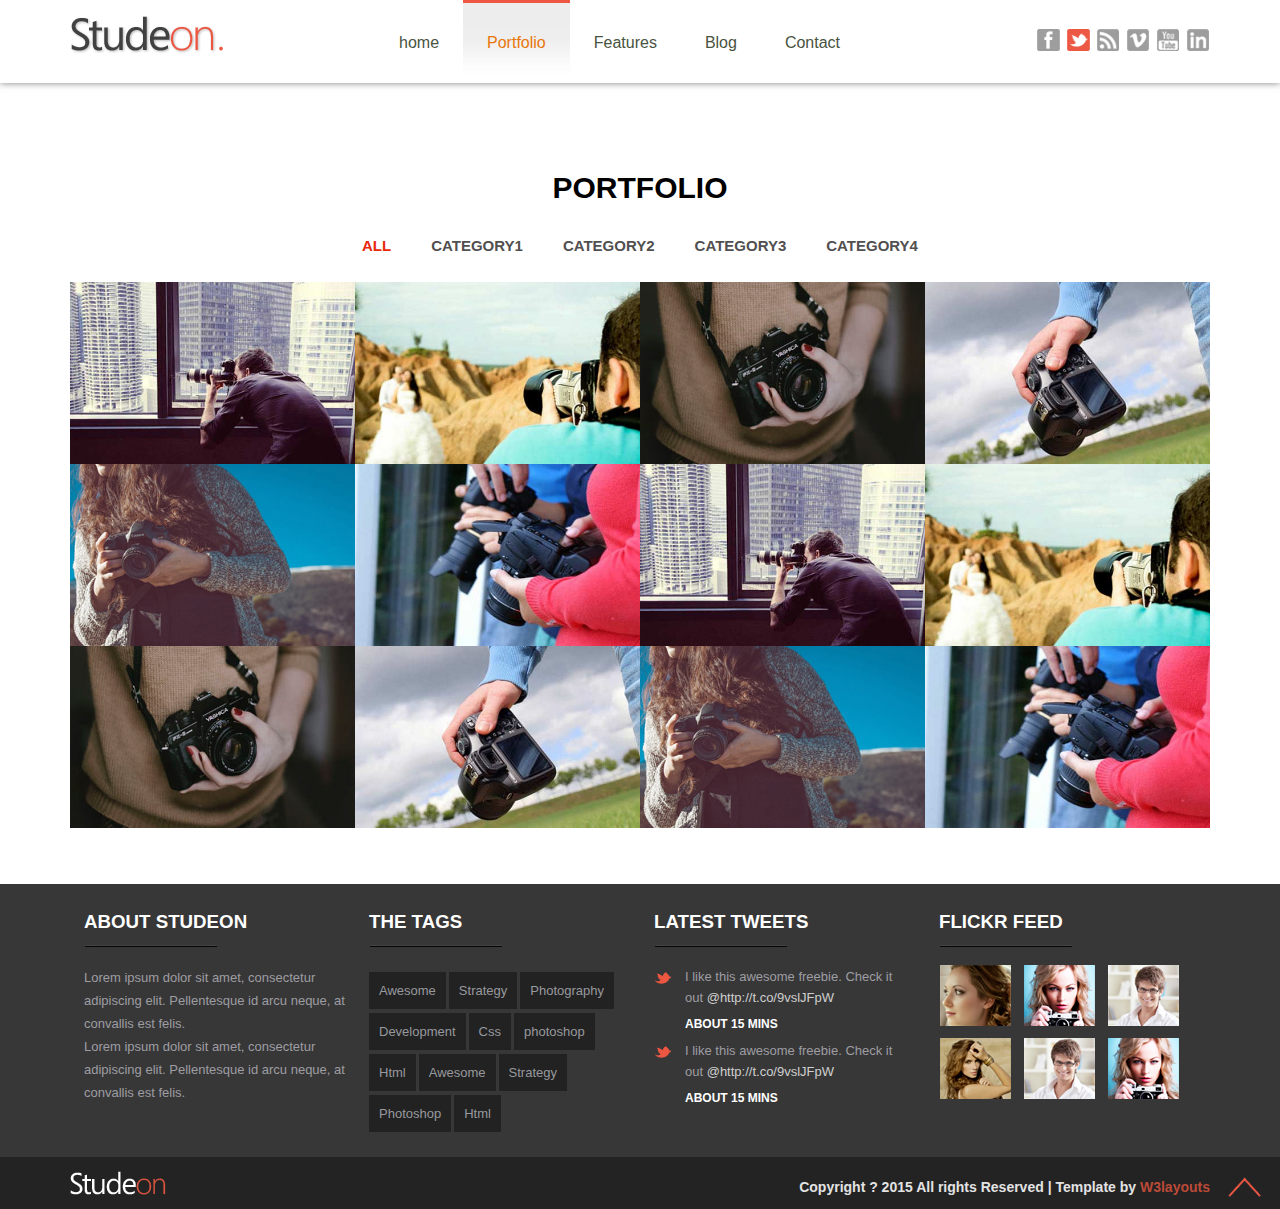
<file: studeon/portfolio.html>
<!doctype html>
<html>
<head>
<meta charset="utf-8">
<title>无标题文档</title>

<link href="css/style.css" rel="stylesheet" type="text/css">
<link href="css/portfolio.css" rel="stylesheet" type="text/css">
</head>

<body>
	<div class="header">  
    	<div class="h-inner">
        	<div class="logo"><a href="#"><img src="images/logo.png" /></a></div>
            <div class="nav">
                <ul>
                    <li><a href="index.html" >home</a></li>
                    <li><a href="portfolio.html" class="active">Portfolio</a></li>
                    <li><a href="features.html" >Features</a></li>
                    <li><a href="blog.html" >Blog</a></li>
                    <li><a href="contact.html" >Contact</a></li>
                </ul>
            </div>
            <div class="icon">
            <ul>
            	<li><a href="#" class="f" title="facebook"></a></li>
            	<li><a href="#" class="tiw"></a></li>
            	<li><a href="#" class="wifi"></a></li>
            	<li><a href="#" class="v"></a></li>
            	<li><a href="#" class="you"></a></li>
            	<li><a href="#" class="in"></a></li>
            </ul>
            </div>
        </div>
          	
    </div>
    <div class="main">
    	<h3>PORTFOLIO</h3>
        <ul>
        	<li ><a href="#" class="red">ALL</a></li>
         	<li><a href="#">CATEGORY1</a></li>
        	<li><a href="#">CATEGORY2</a></li>
        	<li><a href="#">CATEGORY3</a></li>
        	<li><a href="#">CATEGORY4</a></li>
       </ul>
      <div class="main-in">
       		<div class="pic">
            	<img src="images/s1.jpg"/>
                <a href="#"></a>
            </div>
       		<div class="pic">
            	<img src="images/s2.jpg"/>
                <a href="#"></a>
           </div>
       		<div class="pic">
            	<img src="images/s6.jpg"/>
                <a href="#"></a>
            </div>
       		<div class="pic">
            	<img src="images/s4.jpg"/>
                <a href="#"></a>
            </div>
       		<div class="pic">
            	<img src="images/s5.jpg"/>
                <a href="#"></a>
            </div>
       		<div class="pic">
            	<img src="images/s3.jpg"/>
                <a href="#"></a>
            </div>
       		<div class="pic">
            	<img src="images/s1.jpg"/>
                <a href="#"></a>
            </div>
       		<div class="pic">
            	<img src="images/s2.jpg"/>
                <a href="#"></a>
            </div>
       		<div class="pic">
            	<img src="images/s6.jpg"/>
                <a href="#"></a>
            </div>
       		<div class="pic">
            	<img src="images/s4.jpg"/>
                <a href="#"></a>
            </div>
       		<div class="pic">
            	<img src="images/s5.jpg"/>
                <a href="#"></a>
            </div>
       		<div class="pic">
            	<img src="images/s3.jpg"/>
                <a href="#"></a>
            </div>
       </div>
       
    
    </div>
  	<div class="footer">
   		<div class="footer-in">
        	<div class="left">
            	<h3>ABOUT STUDEON</h3>
                <p>Lorem ipsum dolor sit amet, consectetur adipiscing elit. Pellentesque id arcu neque, at convallis est felis.</p>
                <p class="p2">Lorem ipsum dolor sit amet, consectetur adipiscing elit. Pellentesque id arcu neque, at convallis est felis.</p>
            </div>
          	<div class="left">
            	<h3>THE TAGS</h3>
                <div class="black">
                    <div class="box"><a href="#">Awesome</a></div>
                    <div class="box"><a href="#">Strategy</a></div>
                    <div class="box"><a href="#">Photography</a></div>
                    <div class="box"><a href="#">Development</a></div>
                    <div class="box"><a href="#">Css</a></div>
                    <div class="box"><a href="#">photoshop</a></div>
                    <div class="box"><a href="#">Html</a></div>
                    <div class="box"><a href="#">Awesome</a></div>
                    <div class="box"><a href="#">Strategy</a></div>
                    <div class="box"><a href="#">Photoshop</a></div>
                    <div class="box"><a href="#">Html</a></div>
			</div>
            </div>
        	<div class="left left3">
                    <h3>LATEST TWEETS</h3> 
               		<div class="bird-in">        	
                        <p>I like this awesome freebie. Check 							it out <span><a href="#">@http://t.co/9vslJFpW</a></span></p>
                        <h4>ABOUT 15 MINS</h4> 
               		</div>
               		<div class="bird-in">        	
                        <p class="p2">I like this awesome freebie. Check 							it out <span><a href="#">@http://t.co/9vslJFpW</a></span></p>
                        <h4>ABOUT 15 MINS</h4> 
               		</div>
          	</div>
        	<div class="left last">
            	<h3>FLICKR FEED</h3>
			  <div class="feed">
                	<div class="pic"><a href="#"><img src="images/f1.png"/></a></div>
                	<div class="pic"><a href="#"><img src="images/f2.png"/></a></div>
                	<div class="pic"><a href="#"><img src="images/f3.png"/></a></div>
                	<div class="pic"><a href="#"><img src="images/f4.png"/></a></div>
                	<div class="pic"><a href="#"><img src="images/f3.png"/></a></div>
                	<div class="pic"><a href="#"><img src="images/f2.png"/></a></div>
               </div>
                
            </div>
      </div> 
    </div>
    <div class="bottom">
    	<div class="go-top"><a href="#"><img src="images/move-top.png"/></a></div>
    	<div class="bottom-in">
        	<div class="bottom-l"><img src="images/logo2.png"/></div>
        	<div class="bottom-r"><h4>Copyright ? 2015 All rights Reserved | Template by <span> W3layouts</span></h4></div>
        </div>
    </div>
  

</body>
</html>
</file>
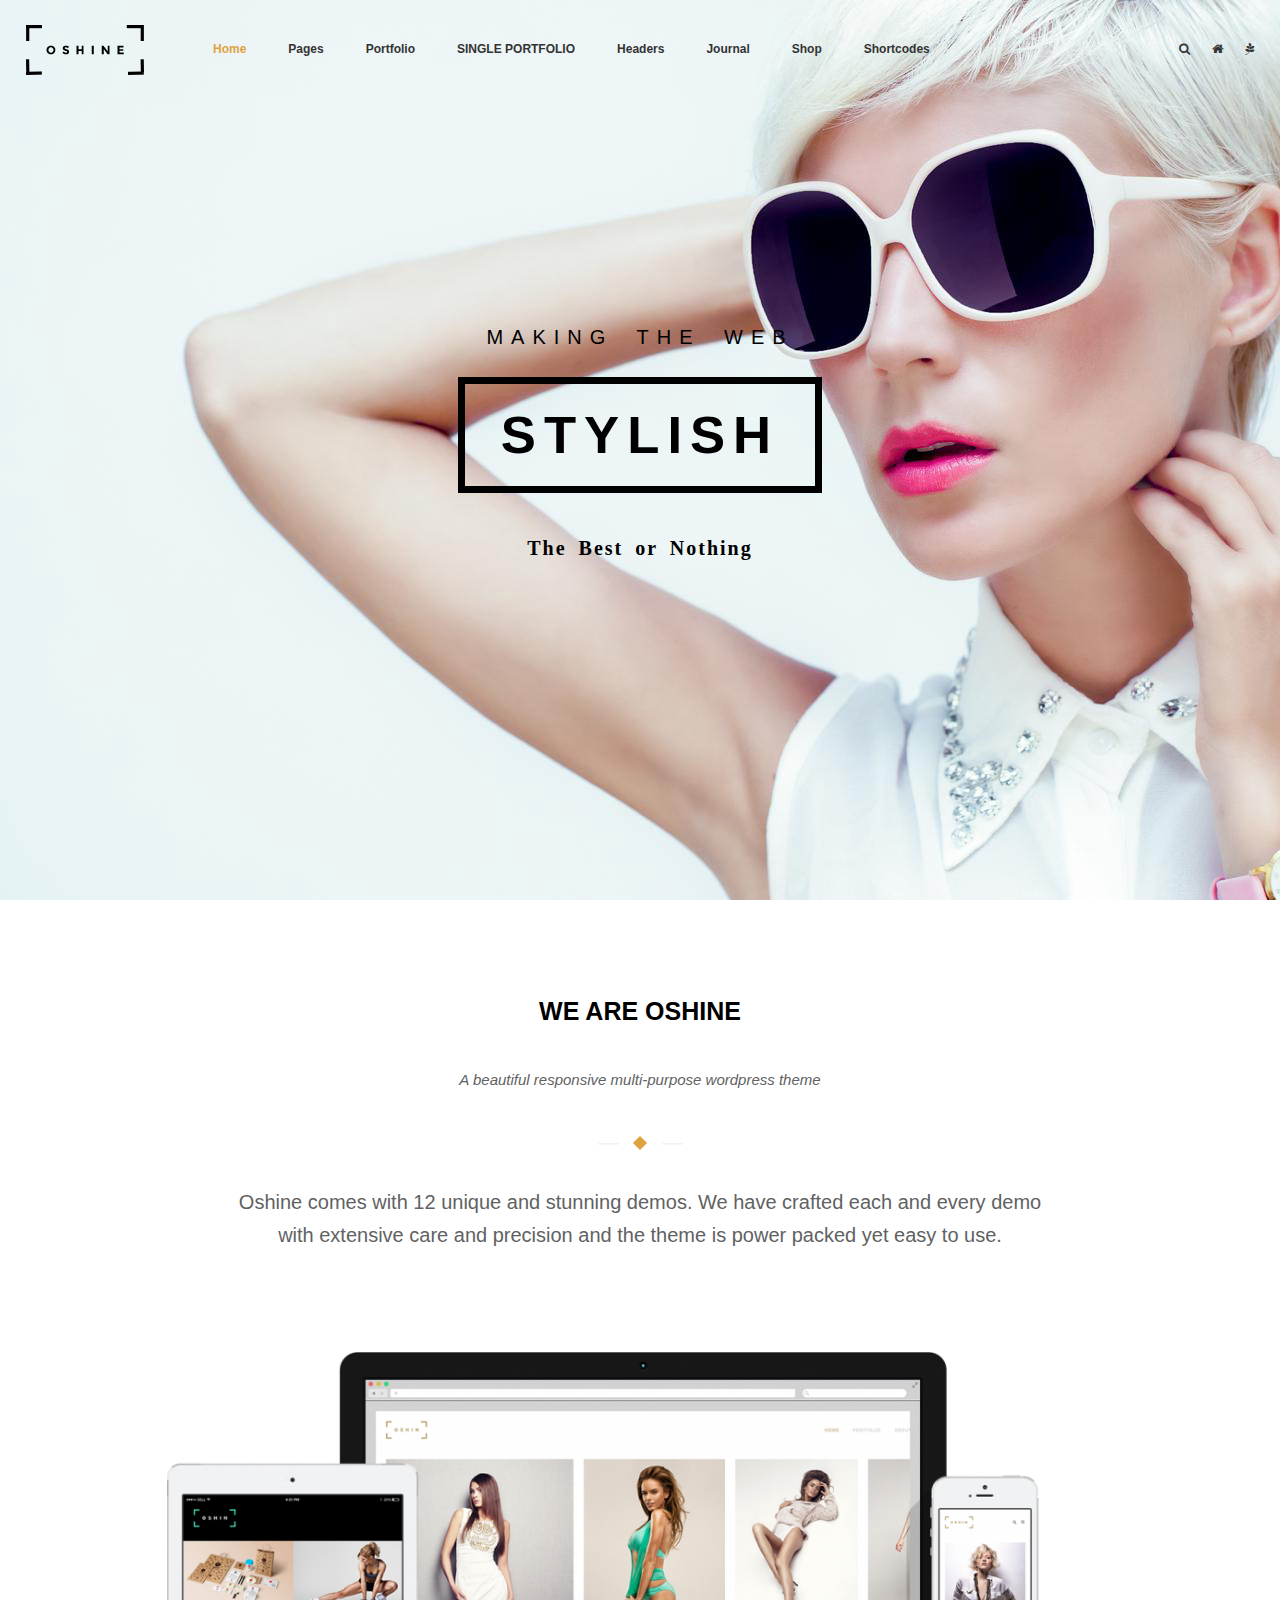
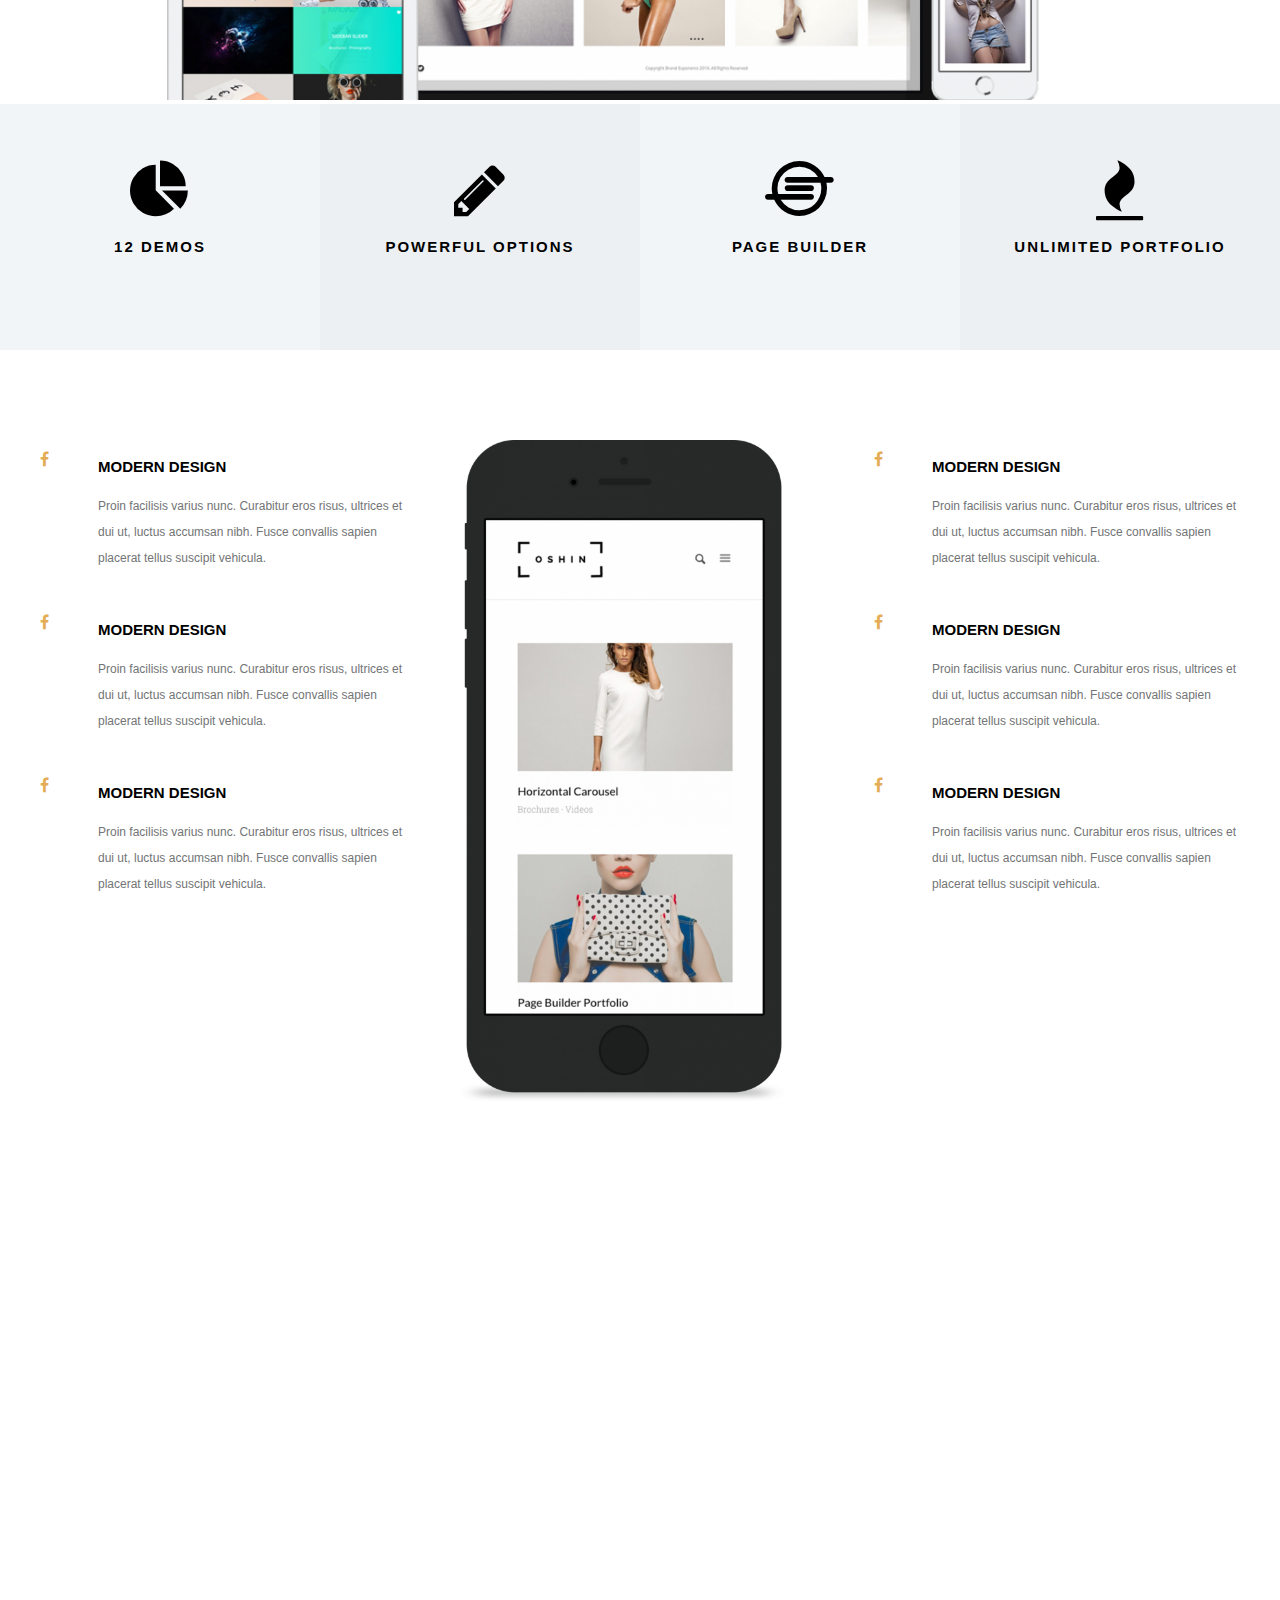
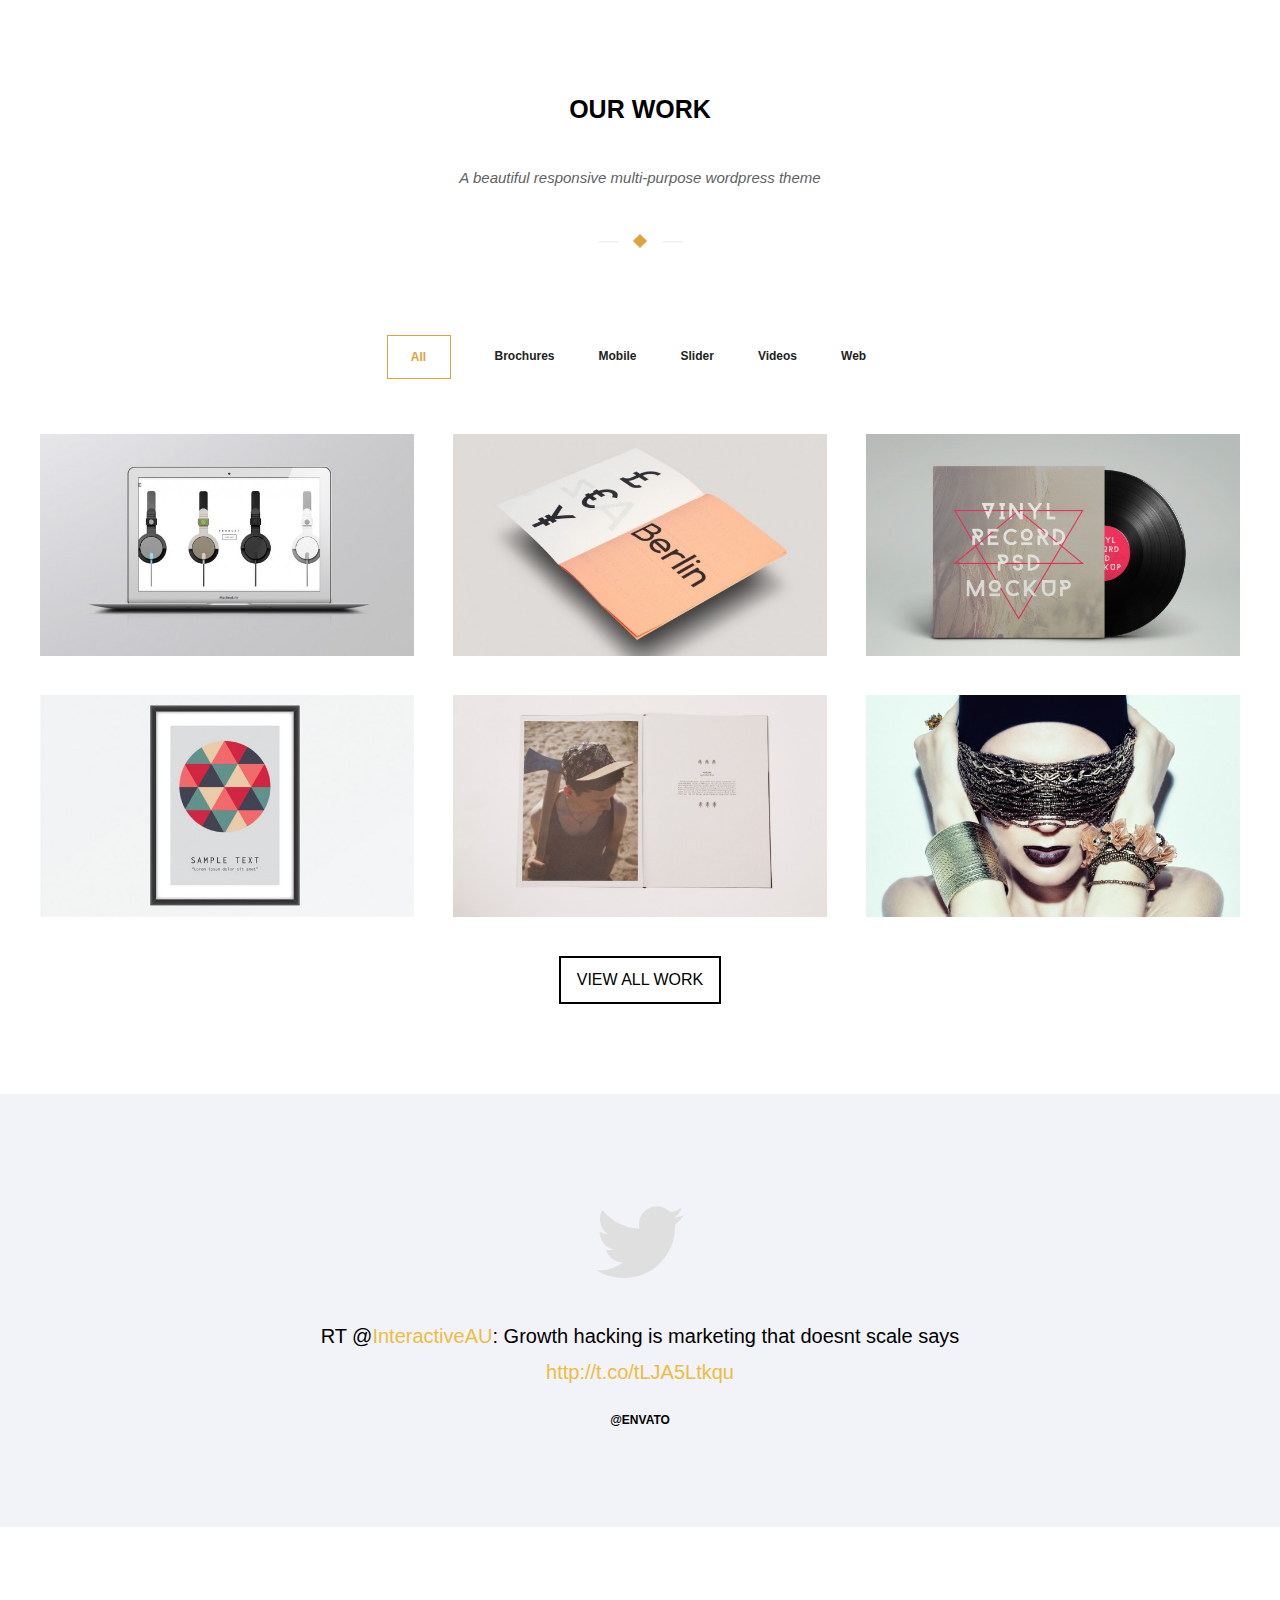
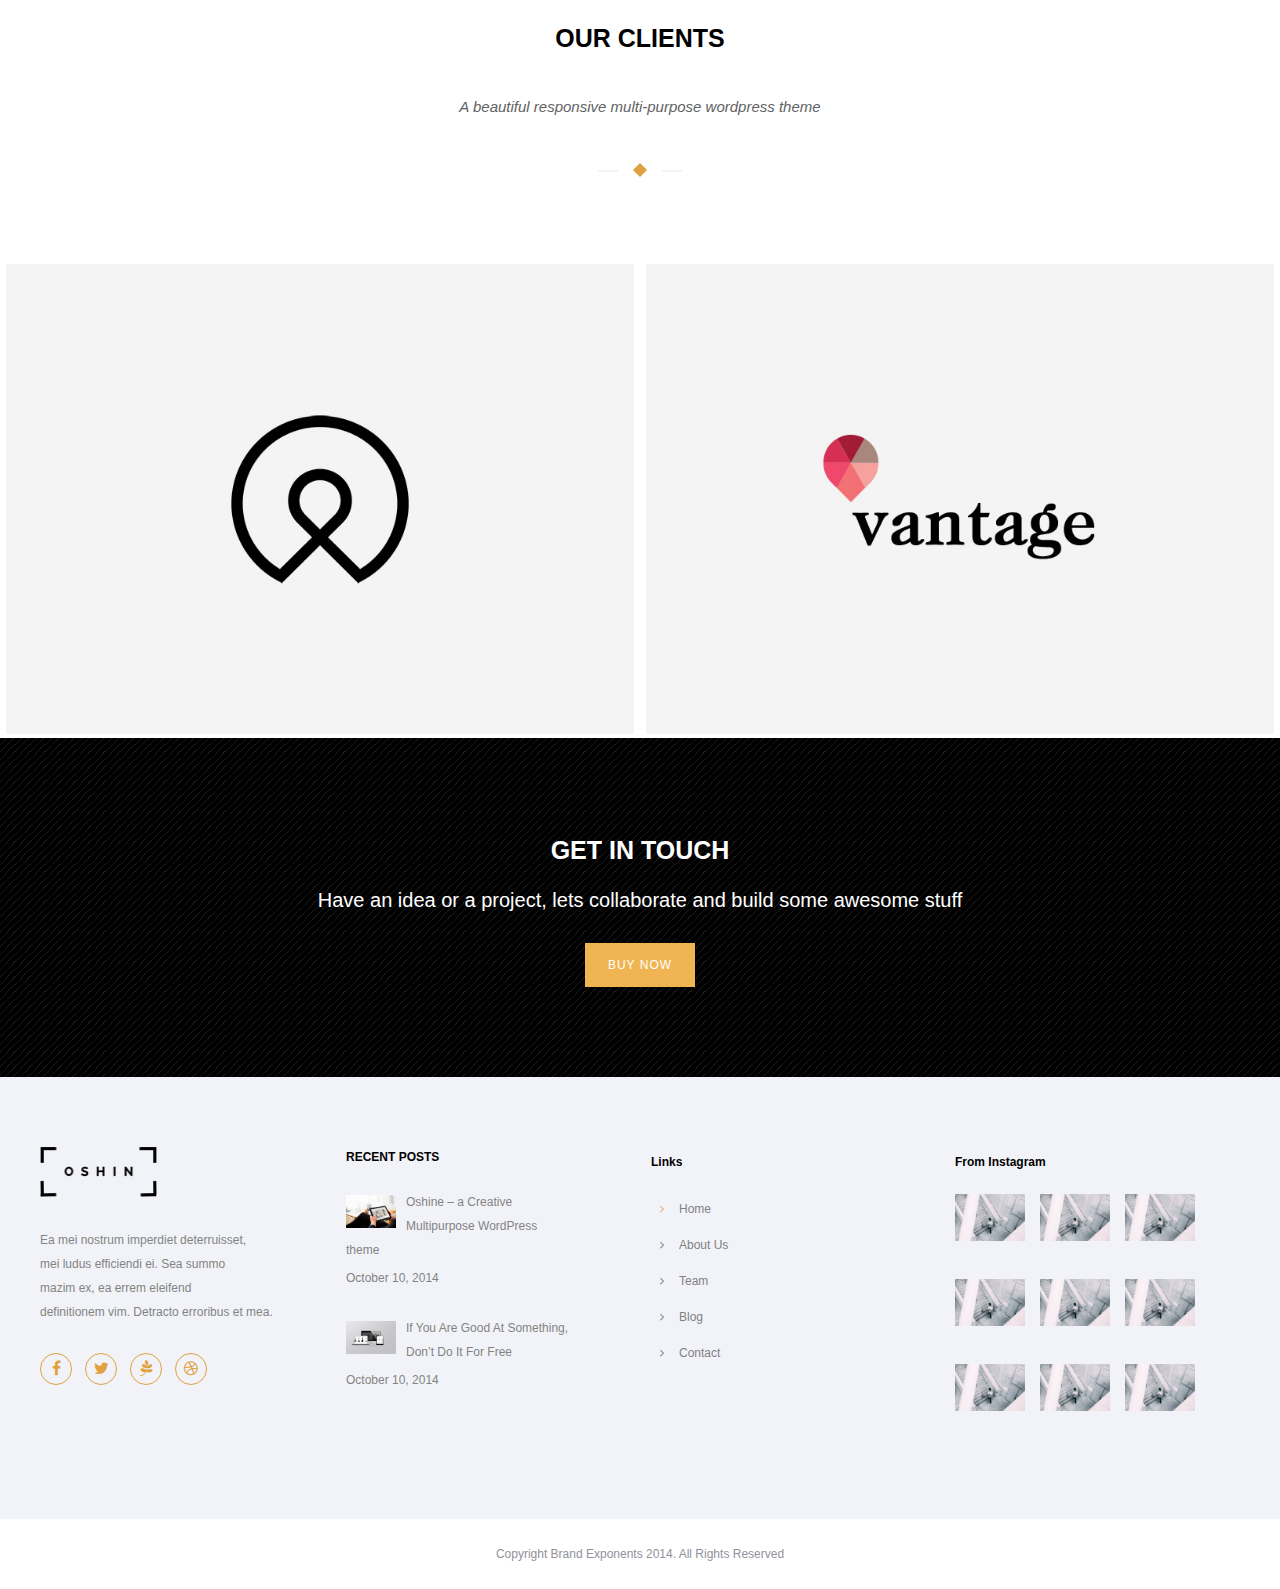
<file: stylish/1.html>
<!doctype html>
<html>
<head>
<meta charset="utf-8">
<title>无标题文档</title>

<link href="css/style.css" rel="stylesheet" type="text/css">
<link href="css/font-awesome.min.css" rel="stylesheet" type="text/css">
<link href="css/media.css" rel="stylesheet" type="text/css">

</head>

<body>
    <header>
        <div class="logo"><a href="#"><img src="images/oshine-logo-black.png"></a></div>
        <nav>
        <ul>
            <li><a href="#" class="active">Home</a></li>
            <li><a href="#">Pages</a></li>
            <li><a href="#">Portfolio</a></li>
            <li><a href="#">SINGLE PORTFOLIO</a></li>
            <li><a href="#">Headers</a></li>
            <li><a href="#">Journal</a></li>
            <li><a href="#">Shop</a></li>
            <li><a href="#">Shortcodes</a></li>
        </ul>

        </nav>
       <div class="home"><span><a href="#"><i class="fa fa-home"></i></a></span></div>

        <div class="icon">
            <ul>
                <li><a href="#"><i class="fa fa-search"></i></a></li>
                <li><a href="#"><i class="fa fa-home"></i></a></li>
                <li><a href="#"><i class="fa fa-pagelines"></i></a></li>
                </ul>
        </div>
        <div class="mid">
            <p class="text1">MAKING THE WEB</p>
            <div class="mid-in"><h3>STYLISH</h3></div>
            <p class="text2">The Best or Nothing</p>
        </div>
    </header>
    <section class="one">
        <div class="inner">
            <h3 class="text1">WE ARE OSHINE</h3>
            <span>A beautiful responsive multi-purpose wordpress theme</span>
            <div class="block"></div>
            <p class="text3">Oshine comes with 12 unique and stunning demos. We have crafted each and every demo<br/> with extensive care and precision and the theme is power packed yet easy to use.</p>
            <div class="pic">
            <img src="images/oshin-mockups-1024x377.png">
            </div>
            <ul class="icon">
                <li><i class="fa fa-pie-chart"><h3>12 DEMOS</h3></i></li>
                <li><i class="fa fa-pencil"><h3>POWERFUL OPTIONS</h3></i></li>
                <li><i class="fa fa-ioxhost"><h3>PAGE BUILDER</h3></i></li>
                <li><i class="fa fa-fire"><h3>UNLIMITED PORTFOLIO</h3></i></li>
            </ul> 
               
            <div class="clear"></div>
       </div>
    </section>
    <section class="two">
        <div class="inner">
            <div class="left">
                <div class="left1 top">
                    <i class="fa fa-facebook"></i> 
                    <div class="left-r">
                        <h3>MODERN DESIGN</h3>
                        <p>Proin facilisis varius nunc. Curabitur eros risus, ultrices et dui ut, luctus accumsan nibh. Fusce convallis sapien placerat tellus suscipit vehicula.</p>
                    </div>  
                 </div> 
                <div class="left1">
                    <i class="fa fa-facebook"></i> 
                    <div class="left-r">
                        <h3>MODERN DESIGN</h3>
                        <p>Proin facilisis varius nunc. Curabitur eros risus, ultrices et dui ut, luctus accumsan nibh. Fusce convallis sapien placerat tellus suscipit vehicula.</p>
                    </div>  
                 </div> 
                <div class="left1">
                    <i class="fa fa-facebook"></i> 
                    <div class="left-r">
                        <h3>MODERN DESIGN</h3>
                        <p>Proin facilisis varius nunc. Curabitur eros risus, ultrices et dui ut, luctus accumsan nibh. Fusce convallis sapien placerat tellus suscipit vehicula.</p>
                    </div>  
                 </div> 
            </div>
            <div class="mid"><img src="images/iphone-oshin-513x1024.png"></div>
            <div class="right">
                <div class="right1 top">
                    <i class="fa fa-facebook"></i> 
                    <div class="left-r">
                        <h3>MODERN DESIGN</h3>
                        <p>Proin facilisis varius nunc. Curabitur eros risus, ultrices et dui ut, luctus accumsan nibh. Fusce convallis sapien placerat tellus suscipit vehicula.</p>
                    </div>  
                 </div> 
                <div class="right1">
                    <i class="fa fa-facebook"></i> 
                    <div class="left-r">
                        <h3>MODERN DESIGN</h3>
                        <p>Proin facilisis varius nunc. Curabitur eros risus, ultrices et dui ut, luctus accumsan nibh. Fusce convallis sapien placerat tellus suscipit vehicula.</p>
                    </div>  
                 </div> 
                <div class="right1">
                    <i class="fa fa-facebook"></i> 
                    <div class="left-r">
                        <h3>MODERN DESIGN</h3>
                        <p>Proin facilisis varius nunc. Curabitur eros risus, ultrices et dui ut, luctus accumsan nibh. Fusce convallis sapien placerat tellus suscipit vehicula.</p>
                    </div>  
                 </div> 
            
            </div>
            <div class="clear"></div>
         </div>
         
    </section>
    
    
    <section class="bg">	
    </section>
    
    
    <section class="three">
    	<div class="inner">
            <h3 class="text1">OUR WORK</h3>
            <span>A beautiful responsive multi-purpose wordpress theme</span>
            <div class="block"></div>
            <ul>
                <li><a href="#" class="active">All</a></li>
                <li><a href="#">Brochures</a></li>
                <li><a href="#">Mobile</a></li>
                <li><a href="#">Slider</a></li>
                <li><a href="#">Videos</a></li>
                <li><a href="#">Web</a></li>
            </ul>
            <div class="clear"></div>
            <div class="box">
                <div class="pic"><img src="images/road-product-650x385.jpg"></div><a href="#"></a>
                <div class="pic"><img src="images/s3-650x385.jpg"></div><a href="#"></a>
              <div class="pic pic3"><img src="images/Vinyl-Record-PSD-full-650x385.jpg"></div><a href="#"></a>
                <div class="pic"><img src="images/poster-frame-650x385.jpg"></div><a href="#"></a>
                <div class="pic"><img src="images/wanderlust07-650x385.jpg"></div><a href="#"></a>
                <div class="pic pic6"><img src="images/oshin-model-0011-650x385.jpg"></div><a href="#"></a>
            </div>
            <div class="btn"><a href="#">VIEW ALL WORK</a></div>
        </div>
    </section>
    <section class="four">
        <i class="fa fa-twitter"></i>
        <p>RT @<span class="twi">InteractiveAU</span>: Growth hacking is marketing that doesnt scale says <br/><span class="twi">http://t.co/tLJA5Ltkqu</span></p>
        <h3>@ENVATO</h3>
    </section>
    <section class="five">
        <h3 class="text1">OUR CLIENTS</h3>
        <span>A beautiful responsive multi-purpose wordpress theme</span>
        <div class="block"></div>
        <div class="left"><img src="images/Marks_2048x1536_144dpi_8_1000.jpg"></div>
        <div class="right"><img src="images/Marks_2048x1536_144dpi_11_1000.jpg"></div>
        <div class="clear"></div>
    </section>
    
    <section class="six">
         <h3>GET IN TOUCH</h3>
         <p>Have an idea or a project, lets collaborate and build some awesome stuff</p>
         <div class="btn"><a href="#">BUY NOW</a></div>
      
    </section>
    
    <footer>
        <div class="inner">
            <div class="one-f">
                <div class="pic"><img src="images/oshin-black-logo.png"></div>
                <p>Ea mei nostrum imperdiet deterruisset,<br/> mei ludus efficiendi ei. Sea summo <br/>mazim ex, ea errem eleifend <br/>definitionem vim. Detracto erroribus et mea.</p>
                <ul>
                    <li><a href="#"><i class="fa fa-facebook"></i></a></li>
                    <li><a href="#"><i class="fa fa-twitter"></i></a></li>
                    <li><a href="#"><i class="fa fa-pagelines"></i></a></li>
                    <li><a href="#"><i class="fa fa-dribbble"></i></a></li>
               </ul>  
          </div>
            <div class="two-f">
               <h3>Recent Posts</h3>
                <div class="pho">
                    <img src="images/oshin-ipad-mock-75x50.jpg">
                  <p>Oshine – a Creative<br/> Multipurpose WordPress <br/>theme</p>
                    <time>October 10, 2014</time>
                </div>
                <div class="pho">
                    <img src="images/responsive-road-300x214.jpg">
                    <p>If You Are Good At Something, <br/>
                  Don’t Do It For Free</p>
                    <time>October 10, 2014</time>
                </div>
             
             </div>
            <div class="three-f">
                <h3>Links</h3>
                <ul>
                    <li><a href="#"><i class="fa fa-angle-right active"></i>Home</a></li>
                    <li><a href="#"><i class="fa fa-angle-right"></i>About Us</a></li>
                    <li><a href="#"><i class="fa fa-angle-right"></i>Team</a></li>
                    <li><a href="#"><i class="fa fa-angle-right"></i>Blog</a></li>
                    <li><a href="#"><i class="fa fa-angle-right"></i>Contact</a></li>
               </ul>
            </div>
            <div class="four-f">
                <h3>From Instagram</h3>
                <ul>
                    <li><Img src="images/8c9609f5b2a9b3d02ef5c09353f24100.jpg"></li>
                    <li><Img src="images/8c9609f5b2a9b3d02ef5c09353f24100.jpg"></li>
                    <li><Img src="images/8c9609f5b2a9b3d02ef5c09353f24100.jpg"></li>
                    <li><Img src="images/8c9609f5b2a9b3d02ef5c09353f24100.jpg"></li>
                    <li><Img src="images/8c9609f5b2a9b3d02ef5c09353f24100.jpg"></li>
                    <li><Img src="images/8c9609f5b2a9b3d02ef5c09353f24100.jpg"></li>
                    <li><Img src="images/8c9609f5b2a9b3d02ef5c09353f24100.jpg"></li>
                    <li><Img src="images/8c9609f5b2a9b3d02ef5c09353f24100.jpg"></li>
                    <li><Img src="images/8c9609f5b2a9b3d02ef5c09353f24100.jpg"></li>
                </ul>
            
            </div>
            <div class="clear"></div>
         </div>
     <div class="clear"></div>
    </footer>  
    <div class="bot">Copyright Brand Exponents 2014. All Rights Reserved</div>
</body>
</html>
</file>
<file: css/style.css>
.clearfix:after{visibility: hidden;height:0;font-size:0;content: '';clear: both;display:block;}
*{margin:0;padding:0;}
ul{list-style: none;}
body{font-family: Arial,'微软雅黑';}
a{text-decoration: none;}
img{vertical-align: top;}
hr{background: #E87E04;height:4px;width:70px;margin:20px auto;border:none;}
.inner{width:1200px;margin:0 auto;}
header{padding-top:100px;background:#e2e1e9;}
header .title h3{font-size:45px;line-height:100px;color:#2c3e50;height:100px;}
header .title p{font-size:25px;line-height:100px;color:#2c3e50;height:100px;padding-bottom:50px;}
header .head_in{width: 500px;margin:0 auto;text-align:center}
#nav{height:50px;background:#2c3e50;color:#fff; line-height:50px;width:100%;}
.float{z-index:99;position:fixed;top:0;}
#nav h2 a{float:left;margin:0 320px 0 150px;color:#fff;}
#nav ul {float:left;}
#nav ul li a{display: block;color:#fff;}
#nav ul li {float:left;padding-right:60px;}
#about {text-align:center;padding:50px 0 50px 0;}
#about p{color:#616e7c;padding:10px; margin:0 auto;max-width: 500px;word-break: break-all}
#edu{background:url("../images/skills-bg.jpg") no-repeat ;background-size:cover; background-attachment: fixed;}
#edu .inner{text-align: center;}
#edu .educ{height:40px;line-height:40px;padding-top:50px;}
#edu .top{position:relative;}
#edu  ul{position: relative;}
#edu  ul>li{padding-bottom:50px;position:relative;min-height:150px;}
#edu .top .time, #edu .bot .time{border:1px solid #d8d4d4;height:150px;width:150px;background: #fff;border-radius: 50%;
    margin-left:-75px;;z-index:10;position:absolute;left:50%;}
#edu .top .time h4,  #edu .bot .time h4{padding-top:35px;line-height:26px;font-size:18px;color:#2c3e50;font-weight:400;}
#edu  .school{position:absolute;left:300px;top:30px;background:#fff;padding:20px;border-radius: 8px;color:#2c3e50}
#edu  .school h5{font-size:18px;text-align:right;padding-bottom:5px;}
#edu  .school p{font-size:15px;}
#edu  .school .arrow{border-left:25px solid #fff;border-top:25px solid transparent;border-bottom:25px solid transparent;
    height:0;width:0;position:absolute;right:-9px;top:40%;}
#edu .exp h6{font-size:14px;color:coral;}
#edu .exp{top:13%;left:710px;text-align:left;}
#edu .exp h5{text-align:left;}
#edu .exp .arrow_l{border:10px solid transparent;border-right:10px solid #fff;height:0;width:0; position:absolute;left:-20px;top:40%;}
#gallery{padding:50px 0 0 0;text-align: center;}
#gallery p{color:#616e7c;padding-bottom:50px;}
#gallery li{position:relative;height:170px;width:300px;margin:0 0 80px 80px;float:left;}
#gallery ul{display:inline-block;padding:0 0 20px 25px;margin-left:-30px;}
#gallery li img{width:100%;}
#gallery li a{display:block;color:#fff;height:100%;position:relative;}
#gallery li i{display:block;color:#E87E04;font-size:20px;padding:5px;}
#gallery li:nth-of-type(4),#gallery li:nth-of-type(8){margin-right:0;}
#gallery li .hoverText{transition:all 0.5s;position:absolute;left:0;top:0;width:100%;height:100%;
    text-align:center;background: rgba(0,0,0,0.6);opacity: 0;}
#gallery li .hoverText .hover-text{ position: absolute;width: 100%;height:50px;margin-top:67px;}
#gallery li .hoverText .hover-text h4,#gallery li .hoverText .hover-text span, #gallery li .hoverText .hover-text i{transform:translateY(0px);position:absolute;left:0;width:100%;text-align: center;}
#gallery li .hoverText .hover-text h4{margin:10px 0 10px 0;transition:all 0.5s;}
#gallery li .hoverText .hover-text span{font-size:14px;top:15px;}
#gallery li .hoverText .hover-text i{transition:all 0.5s;}
#gallery li:hover  .hoverText{opacity: 1}
#gallery li:hover  .hoverText h4{transform:translateY(-30px);}
#gallery li:hover  .hoverText i{transform:translateY(30px);}
#contact{position:relative;padding:0 0 50px 0 ;background: url("../images/banner.jpg") fixed no-repeat; background-size:cover;text-align: center;color:#fff;}
#contact h2{padding:50px 0 0 0;}
#contact .fa-wechat{ text-shadow:0 0 0 10px rgba(0,0,0,1);animation: light 3s infinite ease;}
@keyframes light {
    0%{text-shadow:0 0 0 0 rgba(0,0,0,0)}
    50%{text-shadow: 0 0 10px rgba(255,255,255,.5),0 0 10px rgba(255,255,255,.5)}
    0%{text-shadow:0 0 0 0 rgba(0,0,0,0)}
}
#contact .phone i{font-size:50px;height:50px;width:50px;padding:30px;}
#contact .phone p{font-size:20px;}
#contact .email i{font-size:40px;height:50px;width:50px;padding:30px;}
#contact .email p{font-size:20px;}
#contact .wechat{font-size:40px;height:50px;width:50px;padding:30px 0  0 0 ;}
#toTop{position:absolute;right:50px;bottom:20px;font-size:30px;cursor: pointer;opacity:0;}
footer{background: #2c3e50;}
footer p{line-height:50px;height:50px;font-size:10px;color:#9e9e9e;text-align: center}
#about ul{padding-left:50px;display: inline-block;margin:0 auto;transform-style:preserve-3d;perspective: 600px;}
#about li{opacity:0;transform-style:preserve-3d;perspective: 600px;transform-origin:top;transform:rotateX(-90deg);
    float:left;height:50px;width:200px;background: #2c3e50;margin-right:50px;line-height:50px;color:#fff;border-radius: 3px;
    box-shadow: 0 50px 0 0 rgba(0,0,0,0.3) inset;}
#about p{color:#333;font-family: '黑体';text-indent: 2em;}
@keyframes rota {
    0%{transform:rotateX(-90deg);opacity:1;}
    25%{transform:rotateX(30deg)}
    50%{transform:rotateX(-15deg);box-shadow: 0 0 0  rgba(0,0,0,0) inset;}
    75%{transform:rotateX(8deg)}
    100%{transform:rotateX(0deg);opacity:1;box-shadow: 0 0 0  rgba(0,0,0,0) inset;}
}
#wechat{height:240px;width:220px;position:absolute;left:44%;top:150px;transform-origin: center center -110px;transform-style: preserve-3d;perspective: 600px;transition:all 1s}
/*#wechat img{width:100%;height:100%;border-radius: 8px;}*/
#wechat li{background: url("../images/weixin.JPG") no-repeat;height:60px;transform-origin: center center -110px;transform-style: preserve-3d;perspective: 600px;
    transform:rotateY(-90deg);-webkit-transition:all 1s;-o-transition:all 1s;-moz-transition:all 1s;transition:all 1s;opacity:0;animation-fill-mode:forwards;}
/*    #wechat li:nth-child(2){background-position: 0 -60px;}
    #wechat li:nth-child(3){background-position: 0 -120px;}
    #wechat li:nth-child(4){background-position: 0 -180px;}*/
</file>
<file: phone/lib/ionic/css/ionic.css>
@charset "UTF-8";
/*!
 * Copyright 2015 Drifty Co.
 * http://drifty.com/
 *
 * Ionic, v1.3.2
 * A powerful HTML5 mobile app framework.
 * http://ionicframework.com/
 *
 * By @maxlynch, @benjsperry, @adamdbradley <3
 *
 * Licensed under the MIT license. Please see LICENSE for more information.
 *
 */
/*!
  Ionicons, v2.0.1
  Created by Ben Sperry for the Ionic Framework, http://ionicons.com/
  https://twitter.com/benjsperry  https://twitter.com/ionicframework
  MIT License: https://github.com/driftyco/ionicons

  Android-style icons originally built by Google’s
  Material Design Icons: https://github.com/google/material-design-icons
  used under CC BY http://creativecommons.org/licenses/by/4.0/
  Modified icons to fit ionicon’s grid from original.
*/
@font-face {
  font-family: "Ionicons";
  src: url("../fonts/ionicons.eot?v=2.0.1");
  src: url("../fonts/ionicons.eot?v=2.0.1#iefix") format("embedded-opentype"), url("../fonts/ionicons.ttf?v=2.0.1") format("truetype"), url("../fonts/ionicons.woff?v=2.0.1") format("woff"), url("../fonts/ionicons.woff") format("woff"), url("../fonts/ionicons.svg?v=2.0.1#Ionicons") format("svg");
  font-weight: normal;
  font-style: normal; }

.ion, .ionicons,
.ion-alert:before,
.ion-alert-circled:before,
.ion-android-add:before,
.ion-android-add-circle:before,
.ion-android-alarm-clock:before,
.ion-android-alert:before,
.ion-android-apps:before,
.ion-android-archive:before,
.ion-android-arrow-back:before,
.ion-android-arrow-down:before,
.ion-android-arrow-dropdown:before,
.ion-android-arrow-dropdown-circle:before,
.ion-android-arrow-dropleft:before,
.ion-android-arrow-dropleft-circle:before,
.ion-android-arrow-dropright:before,
.ion-android-arrow-dropright-circle:before,
.ion-android-arrow-dropup:before,
.ion-android-arrow-dropup-circle:before,
.ion-android-arrow-forward:before,
.ion-android-arrow-up:before,
.ion-android-attach:before,
.ion-android-bar:before,
.ion-android-bicycle:before,
.ion-android-boat:before,
.ion-android-bookmark:before,
.ion-android-bulb:before,
.ion-android-bus:before,
.ion-android-calendar:before,
.ion-android-call:before,
.ion-android-camera:before,
.ion-android-cancel:before,
.ion-android-car:before,
.ion-android-cart:before,
.ion-android-chat:before,
.ion-android-checkbox:before,
.ion-android-checkbox-blank:before,
.ion-android-checkbox-outline:before,
.ion-android-checkbox-outline-blank:before,
.ion-android-checkmark-circle:before,
.ion-android-clipboard:before,
.ion-android-close:before,
.ion-android-cloud:before,
.ion-android-cloud-circle:before,
.ion-android-cloud-done:before,
.ion-android-cloud-outline:before,
.ion-android-color-palette:before,
.ion-android-compass:before,
.ion-android-contact:before,
.ion-android-contacts:before,
.ion-android-contract:before,
.ion-android-create:before,
.ion-android-delete:before,
.ion-android-desktop:before,
.ion-android-document:before,
.ion-android-done:before,
.ion-android-done-all:before,
.ion-android-download:before,
.ion-android-drafts:before,
.ion-android-exit:before,
.ion-android-expand:before,
.ion-android-favorite:before,
.ion-android-favorite-outline:before,
.ion-android-film:before,
.ion-android-folder:before,
.ion-android-folder-open:before,
.ion-android-funnel:before,
.ion-android-globe:before,
.ion-android-hand:before,
.ion-android-hangout:before,
.ion-android-happy:before,
.ion-android-home:before,
.ion-android-image:before,
.ion-android-laptop:before,
.ion-android-list:before,
.ion-android-locate:before,
.ion-android-lock:before,
.ion-android-mail:before,
.ion-android-map:before,
.ion-android-menu:before,
.ion-android-microphone:before,
.ion-android-microphone-off:before,
.ion-android-more-horizontal:before,
.ion-android-more-vertical:before,
.ion-android-navigate:before,
.ion-android-notifications:before,
.ion-android-notifications-none:before,
.ion-android-notifications-off:before,
.ion-android-open:before,
.ion-android-options:before,
.ion-android-people:before,
.ion-android-person:before,
.ion-android-person-add:before,
.ion-android-phone-landscape:before,
.ion-android-phone-portrait:before,
.ion-android-pin:before,
.ion-android-plane:before,
.ion-android-playstore:before,
.ion-android-print:before,
.ion-android-radio-button-off:before,
.ion-android-radio-button-on:before,
.ion-android-refresh:before,
.ion-android-remove:before,
.ion-android-remove-circle:before,
.ion-android-restaurant:before,
.ion-android-sad:before,
.ion-android-search:before,
.ion-android-send:before,
.ion-android-settings:before,
.ion-android-share:before,
.ion-android-share-alt:before,
.ion-android-star:before,
.ion-android-star-half:before,
.ion-android-star-outline:before,
.ion-android-stopwatch:before,
.ion-android-subway:before,
.ion-android-sunny:before,
.ion-android-sync:before,
.ion-android-textsms:before,
.ion-android-time:before,
.ion-android-train:before,
.ion-android-unlock:before,
.ion-android-upload:before,
.ion-android-volume-down:before,
.ion-android-volume-mute:before,
.ion-android-volume-off:before,
.ion-android-volume-up:before,
.ion-android-walk:before,
.ion-android-warning:before,
.ion-android-watch:before,
.ion-android-wifi:before,
.ion-aperture:before,
.ion-archive:before,
.ion-arrow-down-a:before,
.ion-arrow-down-b:before,
.ion-arrow-down-c:before,
.ion-arrow-expand:before,
.ion-arrow-graph-down-left:before,
.ion-arrow-graph-down-right:before,
.ion-arrow-graph-up-left:before,
.ion-arrow-graph-up-right:before,
.ion-arrow-left-a:before,
.ion-arrow-left-b:before,
.ion-arrow-left-c:before,
.ion-arrow-move:before,
.ion-arrow-resize:before,
.ion-arrow-return-left:before,
.ion-arrow-return-right:before,
.ion-arrow-right-a:before,
.ion-arrow-right-b:before,
.ion-arrow-right-c:before,
.ion-arrow-shrink:before,
.ion-arrow-swap:before,
.ion-arrow-up-a:before,
.ion-arrow-up-b:before,
.ion-arrow-up-c:before,
.ion-asterisk:before,
.ion-at:before,
.ion-backspace:before,
.ion-backspace-outline:before,
.ion-bag:before,
.ion-battery-charging:before,
.ion-battery-empty:before,
.ion-battery-full:before,
.ion-battery-half:before,
.ion-battery-low:before,
.ion-beaker:before,
.ion-beer:before,
.ion-bluetooth:before,
.ion-bonfire:before,
.ion-bookmark:before,
.ion-bowtie:before,
.ion-briefcase:before,
.ion-bug:before,
.ion-calculator:before,
.ion-calendar:before,
.ion-camera:before,
.ion-card:before,
.ion-cash:before,
.ion-chatbox:before,
.ion-chatbox-working:before,
.ion-chatboxes:before,
.ion-chatbubble:before,
.ion-chatbubble-working:before,
.ion-chatbubbles:before,
.ion-checkmark:before,
.ion-checkmark-circled:before,
.ion-checkmark-round:before,
.ion-chevron-down:before,
.ion-chevron-left:before,
.ion-chevron-right:before,
.ion-chevron-up:before,
.ion-clipboard:before,
.ion-clock:before,
.ion-close:before,
.ion-close-circled:before,
.ion-close-round:before,
.ion-closed-captioning:before,
.ion-cloud:before,
.ion-code:before,
.ion-code-download:before,
.ion-code-working:before,
.ion-coffee:before,
.ion-compass:before,
.ion-compose:before,
.ion-connection-bars:before,
.ion-contrast:before,
.ion-crop:before,
.ion-cube:before,
.ion-disc:before,
.ion-document:before,
.ion-document-text:before,
.ion-drag:before,
.ion-earth:before,
.ion-easel:before,
.ion-edit:before,
.ion-egg:before,
.ion-eject:before,
.ion-email:before,
.ion-email-unread:before,
.ion-erlenmeyer-flask:before,
.ion-erlenmeyer-flask-bubbles:before,
.ion-eye:before,
.ion-eye-disabled:before,
.ion-female:before,
.ion-filing:before,
.ion-film-marker:before,
.ion-fireball:before,
.ion-flag:before,
.ion-flame:before,
.ion-flash:before,
.ion-flash-off:before,
.ion-folder:before,
.ion-fork:before,
.ion-fork-repo:before,
.ion-forward:before,
.ion-funnel:before,
.ion-gear-a:before,
.ion-gear-b:before,
.ion-grid:before,
.ion-hammer:before,
.ion-happy:before,
.ion-happy-outline:before,
.ion-headphone:before,
.ion-heart:before,
.ion-heart-broken:before,
.ion-help:before,
.ion-help-buoy:before,
.ion-help-circled:before,
.ion-home:before,
.ion-icecream:before,
.ion-image:before,
.ion-images:before,
.ion-information:before,
.ion-information-circled:before,
.ion-ionic:before,
.ion-ios-alarm:before,
.ion-ios-alarm-outline:before,
.ion-ios-albums:before,
.ion-ios-albums-outline:before,
.ion-ios-americanfootball:before,
.ion-ios-americanfootball-outline:before,
.ion-ios-analytics:before,
.ion-ios-analytics-outline:before,
.ion-ios-arrow-back:before,
.ion-ios-arrow-down:before,
.ion-ios-arrow-forward:before,
.ion-ios-arrow-left:before,
.ion-ios-arrow-right:before,
.ion-ios-arrow-thin-down:before,
.ion-ios-arrow-thin-left:before,
.ion-ios-arrow-thin-right:before,
.ion-ios-arrow-thin-up:before,
.ion-ios-arrow-up:before,
.ion-ios-at:before,
.ion-ios-at-outline:before,
.ion-ios-barcode:before,
.ion-ios-barcode-outline:before,
.ion-ios-baseball:before,
.ion-ios-baseball-outline:before,
.ion-ios-basketball:before,
.ion-ios-basketball-outline:before,
.ion-ios-bell:before,
.ion-ios-bell-outline:before,
.ion-ios-body:before,
.ion-ios-body-outline:before,
.ion-ios-bolt:before,
.ion-ios-bolt-outline:before,
.ion-ios-book:before,
.ion-ios-book-outline:before,
.ion-ios-bookmarks:before,
.ion-ios-bookmarks-outline:before,
.ion-ios-box:before,
.ion-ios-box-outline:before,
.ion-ios-briefcase:before,
.ion-ios-briefcase-outline:before,
.ion-ios-browsers:before,
.ion-ios-browsers-outline:before,
.ion-ios-calculator:before,
.ion-ios-calculator-outline:before,
.ion-ios-calendar:before,
.ion-ios-calendar-outline:before,
.ion-ios-camera:before,
.ion-ios-camera-outline:before,
.ion-ios-cart:before,
.ion-ios-cart-outline:before,
.ion-ios-chatboxes:before,
.ion-ios-chatboxes-outline:before,
.ion-ios-chatbubble:before,
.ion-ios-chatbubble-outline:before,
.ion-ios-checkmark:before,
.ion-ios-checkmark-empty:before,
.ion-ios-checkmark-outline:before,
.ion-ios-circle-filled:before,
.ion-ios-circle-outline:before,
.ion-ios-clock:before,
.ion-ios-clock-outline:before,
.ion-ios-close:before,
.ion-ios-close-empty:before,
.ion-ios-close-outline:before,
.ion-ios-cloud:before,
.ion-ios-cloud-download:before,
.ion-ios-cloud-download-outline:before,
.ion-ios-cloud-outline:before,
.ion-ios-cloud-upload:before,
.ion-ios-cloud-upload-outline:before,
.ion-ios-cloudy:before,
.ion-ios-cloudy-night:before,
.ion-ios-cloudy-night-outline:before,
.ion-ios-cloudy-outline:before,
.ion-ios-cog:before,
.ion-ios-cog-outline:before,
.ion-ios-color-filter:before,
.ion-ios-color-filter-outline:before,
.ion-ios-color-wand:before,
.ion-ios-color-wand-outline:before,
.ion-ios-compose:before,
.ion-ios-compose-outline:before,
.ion-ios-contact:before,
.ion-ios-contact-outline:before,
.ion-ios-copy:before,
.ion-ios-copy-outline:before,
.ion-ios-crop:before,
.ion-ios-crop-strong:before,
.ion-ios-download:before,
.ion-ios-download-outline:before,
.ion-ios-drag:before,
.ion-ios-email:before,
.ion-ios-email-outline:before,
.ion-ios-eye:before,
.ion-ios-eye-outline:before,
.ion-ios-fastforward:before,
.ion-ios-fastforward-outline:before,
.ion-ios-filing:before,
.ion-ios-filing-outline:before,
.ion-ios-film:before,
.ion-ios-film-outline:before,
.ion-ios-flag:before,
.ion-ios-flag-outline:before,
.ion-ios-flame:before,
.ion-ios-flame-outline:before,
.ion-ios-flask:before,
.ion-ios-flask-outline:before,
.ion-ios-flower:before,
.ion-ios-flower-outline:before,
.ion-ios-folder:before,
.ion-ios-folder-outline:before,
.ion-ios-football:before,
.ion-ios-football-outline:before,
.ion-ios-game-controller-a:before,
.ion-ios-game-controller-a-outline:before,
.ion-ios-game-controller-b:before,
.ion-ios-game-controller-b-outline:before,
.ion-ios-gear:before,
.ion-ios-gear-outline:before,
.ion-ios-glasses:before,
.ion-ios-glasses-outline:before,
.ion-ios-grid-view:before,
.ion-ios-grid-view-outline:before,
.ion-ios-heart:before,
.ion-ios-heart-outline:before,
.ion-ios-help:before,
.ion-ios-help-empty:before,
.ion-ios-help-outline:before,
.ion-ios-home:before,
.ion-ios-home-outline:before,
.ion-ios-infinite:before,
.ion-ios-infinite-outline:before,
.ion-ios-information:before,
.ion-ios-information-empty:before,
.ion-ios-information-outline:before,
.ion-ios-ionic-outline:before,
.ion-ios-keypad:before,
.ion-ios-keypad-outline:before,
.ion-ios-lightbulb:before,
.ion-ios-lightbulb-outline:before,
.ion-ios-list:before,
.ion-ios-list-outline:before,
.ion-ios-location:before,
.ion-ios-location-outline:before,
.ion-ios-locked:before,
.ion-ios-locked-outline:before,
.ion-ios-loop:before,
.ion-ios-loop-strong:before,
.ion-ios-medical:before,
.ion-ios-medical-outline:before,
.ion-ios-medkit:before,
.ion-ios-medkit-outline:before,
.ion-ios-mic:before,
.ion-ios-mic-off:before,
.ion-ios-mic-outline:before,
.ion-ios-minus:before,
.ion-ios-minus-empty:before,
.ion-ios-minus-outline:before,
.ion-ios-monitor:before,
.ion-ios-monitor-outline:before,
.ion-ios-moon:before,
.ion-ios-moon-outline:before,
.ion-ios-more:before,
.ion-ios-more-outline:before,
.ion-ios-musical-note:before,
.ion-ios-musical-notes:before,
.ion-ios-navigate:before,
.ion-ios-navigate-outline:before,
.ion-ios-nutrition:before,
.ion-ios-nutrition-outline:before,
.ion-ios-paper:before,
.ion-ios-paper-outline:before,
.ion-ios-paperplane:before,
.ion-ios-paperplane-outline:before,
.ion-ios-partlysunny:before,
.ion-ios-partlysunny-outline:before,
.ion-ios-pause:before,
.ion-ios-pause-outline:before,
.ion-ios-paw:before,
.ion-ios-paw-outline:before,
.ion-ios-people:before,
.ion-ios-people-outline:before,
.ion-ios-person:before,
.ion-ios-person-outline:before,
.ion-ios-personadd:before,
.ion-ios-personadd-outline:before,
.ion-ios-photos:before,
.ion-ios-photos-outline:before,
.ion-ios-pie:before,
.ion-ios-pie-outline:before,
.ion-ios-pint:before,
.ion-ios-pint-outline:before,
.ion-ios-play:before,
.ion-ios-play-outline:before,
.ion-ios-plus:before,
.ion-ios-plus-empty:before,
.ion-ios-plus-outline:before,
.ion-ios-pricetag:before,
.ion-ios-pricetag-outline:before,
.ion-ios-pricetags:before,
.ion-ios-pricetags-outline:before,
.ion-ios-printer:before,
.ion-ios-printer-outline:before,
.ion-ios-pulse:before,
.ion-ios-pulse-strong:before,
.ion-ios-rainy:before,
.ion-ios-rainy-outline:before,
.ion-ios-recording:before,
.ion-ios-recording-outline:before,
.ion-ios-redo:before,
.ion-ios-redo-outline:before,
.ion-ios-refresh:before,
.ion-ios-refresh-empty:before,
.ion-ios-refresh-outline:before,
.ion-ios-reload:before,
.ion-ios-reverse-camera:before,
.ion-ios-reverse-camera-outline:before,
.ion-ios-rewind:before,
.ion-ios-rewind-outline:before,
.ion-ios-rose:before,
.ion-ios-rose-outline:before,
.ion-ios-search:before,
.ion-ios-search-strong:before,
.ion-ios-settings:before,
.ion-ios-settings-strong:before,
.ion-ios-shuffle:before,
.ion-ios-shuffle-strong:before,
.ion-ios-skipbackward:before,
.ion-ios-skipbackward-outline:before,
.ion-ios-skipforward:before,
.ion-ios-skipforward-outline:before,
.ion-ios-snowy:before,
.ion-ios-speedometer:before,
.ion-ios-speedometer-outline:before,
.ion-ios-star:before,
.ion-ios-star-half:before,
.ion-ios-star-outline:before,
.ion-ios-stopwatch:before,
.ion-ios-stopwatch-outline:before,
.ion-ios-sunny:before,
.ion-ios-sunny-outline:before,
.ion-ios-telephone:before,
.ion-ios-telephone-outline:before,
.ion-ios-tennisball:before,
.ion-ios-tennisball-outline:before,
.ion-ios-thunderstorm:before,
.ion-ios-thunderstorm-outline:before,
.ion-ios-time:before,
.ion-ios-time-outline:before,
.ion-ios-timer:before,
.ion-ios-timer-outline:before,
.ion-ios-toggle:before,
.ion-ios-toggle-outline:before,
.ion-ios-trash:before,
.ion-ios-trash-outline:before,
.ion-ios-undo:before,
.ion-ios-undo-outline:before,
.ion-ios-unlocked:before,
.ion-ios-unlocked-outline:before,
.ion-ios-upload:before,
.ion-ios-upload-outline:before,
.ion-ios-videocam:before,
.ion-ios-videocam-outline:before,
.ion-ios-volume-high:before,
.ion-ios-volume-low:before,
.ion-ios-wineglass:before,
.ion-ios-wineglass-outline:before,
.ion-ios-world:before,
.ion-ios-world-outline:before,
.ion-ipad:before,
.ion-iphone:before,
.ion-ipod:before,
.ion-jet:before,
.ion-key:before,
.ion-knife:before,
.ion-laptop:before,
.ion-leaf:before,
.ion-levels:before,
.ion-lightbulb:before,
.ion-link:before,
.ion-load-a:before,
.ion-load-b:before,
.ion-load-c:before,
.ion-load-d:before,
.ion-location:before,
.ion-lock-combination:before,
.ion-locked:before,
.ion-log-in:before,
.ion-log-out:before,
.ion-loop:before,
.ion-magnet:before,
.ion-male:before,
.ion-man:before,
.ion-map:before,
.ion-medkit:before,
.ion-merge:before,
.ion-mic-a:before,
.ion-mic-b:before,
.ion-mic-c:before,
.ion-minus:before,
.ion-minus-circled:before,
.ion-minus-round:before,
.ion-model-s:before,
.ion-monitor:before,
.ion-more:before,
.ion-mouse:before,
.ion-music-note:before,
.ion-navicon:before,
.ion-navicon-round:before,
.ion-navigate:before,
.ion-network:before,
.ion-no-smoking:before,
.ion-nuclear:before,
.ion-outlet:before,
.ion-paintbrush:before,
.ion-paintbucket:before,
.ion-paper-airplane:before,
.ion-paperclip:before,
.ion-pause:before,
.ion-person:before,
.ion-person-add:before,
.ion-person-stalker:before,
.ion-pie-graph:before,
.ion-pin:before,
.ion-pinpoint:before,
.ion-pizza:before,
.ion-plane:before,
.ion-planet:before,
.ion-play:before,
.ion-playstation:before,
.ion-plus:before,
.ion-plus-circled:before,
.ion-plus-round:before,
.ion-podium:before,
.ion-pound:before,
.ion-power:before,
.ion-pricetag:before,
.ion-pricetags:before,
.ion-printer:before,
.ion-pull-request:before,
.ion-qr-scanner:before,
.ion-quote:before,
.ion-radio-waves:before,
.ion-record:before,
.ion-refresh:before,
.ion-reply:before,
.ion-reply-all:before,
.ion-ribbon-a:before,
.ion-ribbon-b:before,
.ion-sad:before,
.ion-sad-outline:before,
.ion-scissors:before,
.ion-search:before,
.ion-settings:before,
.ion-share:before,
.ion-shuffle:before,
.ion-skip-backward:before,
.ion-skip-forward:before,
.ion-social-android:before,
.ion-social-android-outline:before,
.ion-social-angular:before,
.ion-social-angular-outline:before,
.ion-social-apple:before,
.ion-social-apple-outline:before,
.ion-social-bitcoin:before,
.ion-social-bitcoin-outline:before,
.ion-social-buffer:before,
.ion-social-buffer-outline:before,
.ion-social-chrome:before,
.ion-social-chrome-outline:before,
.ion-social-codepen:before,
.ion-social-codepen-outline:before,
.ion-social-css3:before,
.ion-social-css3-outline:before,
.ion-social-designernews:before,
.ion-social-designernews-outline:before,
.ion-social-dribbble:before,
.ion-social-dribbble-outline:before,
.ion-social-dropbox:before,
.ion-social-dropbox-outline:before,
.ion-social-euro:before,
.ion-social-euro-outline:before,
.ion-social-facebook:before,
.ion-social-facebook-outline:before,
.ion-social-foursquare:before,
.ion-social-foursquare-outline:before,
.ion-social-freebsd-devil:before,
.ion-social-github:before,
.ion-social-github-outline:before,
.ion-social-google:before,
.ion-social-google-outline:before,
.ion-social-googleplus:before,
.ion-social-googleplus-outline:before,
.ion-social-hackernews:before,
.ion-social-hackernews-outline:before,
.ion-social-html5:before,
.ion-social-html5-outline:before,
.ion-social-instagram:before,
.ion-social-instagram-outline:before,
.ion-social-javascript:before,
.ion-social-javascript-outline:before,
.ion-social-linkedin:before,
.ion-social-linkedin-outline:before,
.ion-social-markdown:before,
.ion-social-nodejs:before,
.ion-social-octocat:before,
.ion-social-pinterest:before,
.ion-social-pinterest-outline:before,
.ion-social-python:before,
.ion-social-reddit:before,
.ion-social-reddit-outline:before,
.ion-social-rss:before,
.ion-social-rss-outline:before,
.ion-social-sass:before,
.ion-social-skype:before,
.ion-social-skype-outline:before,
.ion-social-snapchat:before,
.ion-social-snapchat-outline:before,
.ion-social-tumblr:before,
.ion-social-tumblr-outline:before,
.ion-social-tux:before,
.ion-social-twitch:before,
.ion-social-twitch-outline:before,
.ion-social-twitter:before,
.ion-social-twitter-outline:before,
.ion-social-usd:before,
.ion-social-usd-outline:before,
.ion-social-vimeo:before,
.ion-social-vimeo-outline:before,
.ion-social-whatsapp:before,
.ion-social-whatsapp-outline:before,
.ion-social-windows:before,
.ion-social-windows-outline:before,
.ion-social-wordpress:before,
.ion-social-wordpress-outline:before,
.ion-social-yahoo:before,
.ion-social-yahoo-outline:before,
.ion-social-yen:before,
.ion-social-yen-outline:before,
.ion-social-youtube:before,
.ion-social-youtube-outline:before,
.ion-soup-can:before,
.ion-soup-can-outline:before,
.ion-speakerphone:before,
.ion-speedometer:before,
.ion-spoon:before,
.ion-star:before,
.ion-stats-bars:before,
.ion-steam:before,
.ion-stop:before,
.ion-thermometer:before,
.ion-thumbsdown:before,
.ion-thumbsup:before,
.ion-toggle:before,
.ion-toggle-filled:before,
.ion-transgender:before,
.ion-trash-a:before,
.ion-trash-b:before,
.ion-trophy:before,
.ion-tshirt:before,
.ion-tshirt-outline:before,
.ion-umbrella:before,
.ion-university:before,
.ion-unlocked:before,
.ion-upload:before,
.ion-usb:before,
.ion-videocamera:before,
.ion-volume-high:before,
.ion-volume-low:before,
.ion-volume-medium:before,
.ion-volume-mute:before,
.ion-wand:before,
.ion-waterdrop:before,
.ion-wifi:before,
.ion-wineglass:before,
.ion-woman:before,
.ion-wrench:before,
.ion-xbox:before {
  display: inline-block;
  font-family: "Ionicons";
  speak: none;
  font-style: normal;
  font-weight: normal;
  font-variant: normal;
  text-transform: none;
  text-rendering: auto;
  line-height: 1;
  -webkit-font-smoothing: antialiased;
  -moz-osx-font-smoothing: grayscale; }

.ion-alert:before {
  content: ""; }

.ion-alert-circled:before {
  content: ""; }

.ion-android-add:before {
  content: ""; }

.ion-android-add-circle:before {
  content: ""; }

.ion-android-alarm-clock:before {
  content: ""; }

.ion-android-alert:before {
  content: ""; }

.ion-android-apps:before {
  content: ""; }

.ion-android-archive:before {
  content: ""; }

.ion-android-arrow-back:before {
  content: ""; }

.ion-android-arrow-down:before {
  content: ""; }

.ion-android-arrow-dropdown:before {
  content: ""; }

.ion-android-arrow-dropdown-circle:before {
  content: ""; }

.ion-android-arrow-dropleft:before {
  content: ""; }

.ion-android-arrow-dropleft-circle:before {
  content: ""; }

.ion-android-arrow-dropright:before {
  content: ""; }

.ion-android-arrow-dropright-circle:before {
  content: ""; }

.ion-android-arrow-dropup:before {
  content: ""; }

.ion-android-arrow-dropup-circle:before {
  content: ""; }

.ion-android-arrow-forward:before {
  content: ""; }

.ion-android-arrow-up:before {
  content: ""; }

.ion-android-attach:before {
  content: ""; }

.ion-android-bar:before {
  content: ""; }

.ion-android-bicycle:before {
  content: ""; }

.ion-android-boat:before {
  content: ""; }

.ion-android-bookmark:before {
  content: ""; }

.ion-android-bulb:before {
  content: ""; }

.ion-android-bus:before {
  content: ""; }

.ion-android-calendar:before {
  content: ""; }

.ion-android-call:before {
  content: ""; }

.ion-android-camera:before {
  content: ""; }

.ion-android-cancel:before {
  content: ""; }

.ion-android-car:before {
  content: ""; }

.ion-android-cart:before {
  content: ""; }

.ion-android-chat:before {
  content: ""; }

.ion-android-checkbox:before {
  content: ""; }

.ion-android-checkbox-blank:before {
  content: ""; }

.ion-android-checkbox-outline:before {
  content: ""; }

.ion-android-checkbox-outline-blank:before {
  content: ""; }

.ion-android-checkmark-circle:before {
  content: ""; }

.ion-android-clipboard:before {
  content: ""; }

.ion-android-close:before {
  content: ""; }

.ion-android-cloud:before {
  content: ""; }

.ion-android-cloud-circle:before {
  content: ""; }

.ion-android-cloud-done:before {
  content: ""; }

.ion-android-cloud-outline:before {
  content: ""; }

.ion-android-color-palette:before {
  content: ""; }

.ion-android-compass:before {
  content: ""; }

.ion-android-contact:before {
  content: ""; }

.ion-android-contacts:before {
  content: ""; }

.ion-android-contract:before {
  content: ""; }

.ion-android-create:before {
  content: ""; }

.ion-android-delete:before {
  content: ""; }

.ion-android-desktop:before {
  content: ""; }

.ion-android-document:before {
  content: ""; }

.ion-android-done:before {
  content: ""; }

.ion-android-done-all:before {
  content: ""; }

.ion-android-download:before {
  content: ""; }

.ion-android-drafts:before {
  content: ""; }

.ion-android-exit:before {
  content: ""; }

.ion-android-expand:before {
  content: ""; }

.ion-android-favorite:before {
  content: ""; }

.ion-android-favorite-outline:before {
  content: ""; }

.ion-android-film:before {
  content: ""; }

.ion-android-folder:before {
  content: ""; }

.ion-android-folder-open:before {
  content: ""; }

.ion-android-funnel:before {
  content: ""; }

.ion-android-globe:before {
  content: ""; }

.ion-android-hand:before {
  content: ""; }

.ion-android-hangout:before {
  content: ""; }

.ion-android-happy:before {
  content: ""; }

.ion-android-home:before {
  content: ""; }

.ion-android-image:before {
  content: ""; }

.ion-android-laptop:before {
  content: ""; }

.ion-android-list:before {
  content: ""; }

.ion-android-locate:before {
  content: ""; }

.ion-android-lock:before {
  content: ""; }

.ion-android-mail:before {
  content: ""; }

.ion-android-map:before {
  content: ""; }

.ion-android-menu:before {
  content: ""; }

.ion-android-microphone:before {
  content: ""; }

.ion-android-microphone-off:before {
  content: ""; }

.ion-android-more-horizontal:before {
  content: ""; }

.ion-android-more-vertical:before {
  content: ""; }

.ion-android-navigate:before {
  content: ""; }

.ion-android-notifications:before {
  content: ""; }

.ion-android-notifications-none:before {
  content: ""; }

.ion-android-notifications-off:before {
  content: ""; }

.ion-android-open:before {
  content: ""; }

.ion-android-options:before {
  content: ""; }

.ion-android-people:before {
  content: ""; }

.ion-android-person:before {
  content: ""; }

.ion-android-person-add:before {
  content: ""; }

.ion-android-phone-landscape:before {
  content: ""; }

.ion-android-phone-portrait:before {
  content: ""; }

.ion-android-pin:before {
  content: ""; }

.ion-android-plane:before {
  content: ""; }

.ion-android-playstore:before {
  content: ""; }

.ion-android-print:before {
  content: ""; }

.ion-android-radio-button-off:before {
  content: ""; }

.ion-android-radio-button-on:before {
  content: ""; }

.ion-android-refresh:before {
  content: ""; }

.ion-android-remove:before {
  content: ""; }

.ion-android-remove-circle:before {
  content: ""; }

.ion-android-restaurant:before {
  content: ""; }

.ion-android-sad:before {
  content: ""; }

.ion-android-search:before {
  content: ""; }

.ion-android-send:before {
  content: ""; }

.ion-android-settings:before {
  content: ""; }

.ion-android-share:before {
  content: ""; }

.ion-android-share-alt:before {
  content: ""; }

.ion-android-star:before {
  content: ""; }

.ion-android-star-half:before {
  content: ""; }

.ion-android-star-outline:before {
  content: ""; }

.ion-android-stopwatch:before {
  content: ""; }

.ion-android-subway:before {
  content: ""; }

.ion-android-sunny:before {
  content: ""; }

.ion-android-sync:before {
  content: ""; }

.ion-android-textsms:before {
  content: ""; }

.ion-android-time:before {
  content: ""; }

.ion-android-train:before {
  content: ""; }

.ion-android-unlock:before {
  content: ""; }

.ion-android-upload:before {
  content: ""; }

.ion-android-volume-down:before {
  content: ""; }

.ion-android-volume-mute:before {
  content: ""; }

.ion-android-volume-off:before {
  content: ""; }

.ion-android-volume-up:before {
  content: ""; }

.ion-android-walk:before {
  content: ""; }

.ion-android-warning:before {
  content: ""; }

.ion-android-watch:before {
  content: ""; }

.ion-android-wifi:before {
  content: ""; }

.ion-aperture:before {
  content: ""; }

.ion-archive:before {
  content: ""; }

.ion-arrow-down-a:before {
  content: ""; }

.ion-arrow-down-b:before {
  content: ""; }

.ion-arrow-down-c:before {
  content: ""; }

.ion-arrow-expand:before {
  content: ""; }

.ion-arrow-graph-down-left:before {
  content: ""; }

.ion-arrow-graph-down-right:before {
  content: ""; }

.ion-arrow-graph-up-left:before {
  content: ""; }

.ion-arrow-graph-up-right:before {
  content: ""; }

.ion-arrow-left-a:before {
  content: ""; }

.ion-arrow-left-b:before {
  content: ""; }

.ion-arrow-left-c:before {
  content: ""; }

.ion-arrow-move:before {
  content: ""; }

.ion-arrow-resize:before {
  content: ""; }

.ion-arrow-return-left:before {
  content: ""; }

.ion-arrow-return-right:before {
  content: ""; }

.ion-arrow-right-a:before {
  content: ""; }

.ion-arrow-right-b:before {
  content: ""; }

.ion-arrow-right-c:before {
  content: ""; }

.ion-arrow-shrink:before {
  content: ""; }

.ion-arrow-swap:before {
  content: ""; }

.ion-arrow-up-a:before {
  content: ""; }

.ion-arrow-up-b:before {
  content: ""; }

.ion-arrow-up-c:before {
  content: ""; }

.ion-asterisk:before {
  content: ""; }

.ion-at:before {
  content: ""; }

.ion-backspace:before {
  content: ""; }

.ion-backspace-outline:before {
  content: ""; }

.ion-bag:before {
  content: ""; }

.ion-battery-charging:before {
  content: ""; }

.ion-battery-empty:before {
  content: ""; }

.ion-battery-full:before {
  content: ""; }

.ion-battery-half:before {
  content: ""; }

.ion-battery-low:before {
  content: ""; }

.ion-beaker:before {
  content: ""; }

.ion-beer:before {
  content: ""; }

.ion-bluetooth:before {
  content: ""; }

.ion-bonfire:before {
  content: ""; }

.ion-bookmark:before {
  content: ""; }

.ion-bowtie:before {
  content: ""; }

.ion-briefcase:before {
  content: ""; }

.ion-bug:before {
  content: ""; }

.ion-calculator:before {
  content: ""; }

.ion-calendar:before {
  content: ""; }

.ion-camera:before {
  content: ""; }

.ion-card:before {
  content: ""; }

.ion-cash:before {
  content: ""; }

.ion-chatbox:before {
  content: ""; }

.ion-chatbox-working:before {
  content: ""; }

.ion-chatboxes:before {
  content: ""; }

.ion-chatbubble:before {
  content: ""; }

.ion-chatbubble-working:before {
  content: ""; }

.ion-chatbubbles:before {
  content: ""; }

.ion-checkmark:before {
  content: ""; }

.ion-checkmark-circled:before {
  content: ""; }

.ion-checkmark-round:before {
  content: ""; }

.ion-chevron-down:before {
  content: ""; }

.ion-chevron-left:before {
  content: ""; }

.ion-chevron-right:before {
  content: ""; }

.ion-chevron-up:before {
  content: ""; }

.ion-clipboard:before {
  content: ""; }

.ion-clock:before {
  content: ""; }

.ion-close:before {
  content: ""; }

.ion-close-circled:before {
  content: ""; }

.ion-close-round:before {
  content: ""; }

.ion-closed-captioning:before {
  content: ""; }

.ion-cloud:before {
  content: ""; }

.ion-code:before {
  content: ""; }

.ion-code-download:before {
  content: ""; }

.ion-code-working:before {
  content: ""; }

.ion-coffee:before {
  content: ""; }

.ion-compass:before {
  content: ""; }

.ion-compose:before {
  content: ""; }

.ion-connection-bars:before {
  content: ""; }

.ion-contrast:before {
  content: ""; }

.ion-crop:before {
  content: ""; }

.ion-cube:before {
  content: ""; }

.ion-disc:before {
  content: ""; }

.ion-document:before {
  content: ""; }

.ion-document-text:before {
  content: ""; }

.ion-drag:before {
  content: ""; }

.ion-earth:before {
  content: ""; }

.ion-easel:before {
  content: ""; }

.ion-edit:before {
  content: ""; }

.ion-egg:before {
  content: ""; }

.ion-eject:before {
  content: ""; }

.ion-email:before {
  content: ""; }

.ion-email-unread:before {
  content: ""; }

.ion-erlenmeyer-flask:before {
  content: ""; }

.ion-erlenmeyer-flask-bubbles:before {
  content: ""; }

.ion-eye:before {
  content: ""; }

.ion-eye-disabled:before {
  content: ""; }

.ion-female:before {
  content: ""; }

.ion-filing:before {
  content: ""; }

.ion-film-marker:before {
  content: ""; }

.ion-fireball:before {
  content: ""; }

.ion-flag:before {
  content: ""; }

.ion-flame:before {
  content: ""; }

.ion-flash:before {
  content: ""; }

.ion-flash-off:before {
  content: ""; }

.ion-folder:before {
  content: ""; }

.ion-fork:before {
  content: ""; }

.ion-fork-repo:before {
  content: ""; }

.ion-forward:before {
  content: ""; }

.ion-funnel:before {
  content: ""; }

.ion-gear-a:before {
  content: ""; }

.ion-gear-b:before {
  content: ""; }

.ion-grid:before {
  content: ""; }

.ion-hammer:before {
  content: ""; }

.ion-happy:before {
  content: ""; }

.ion-happy-outline:before {
  content: ""; }

.ion-headphone:before {
  content: ""; }

.ion-heart:before {
  content: ""; }

.ion-heart-broken:before {
  content: ""; }

.ion-help:before {
  content: ""; }

.ion-help-buoy:before {
  content: ""; }

.ion-help-circled:before {
  content: ""; }

.ion-home:before {
  content: ""; }

.ion-icecream:before {
  content: ""; }

.ion-image:before {
  content: ""; }

.ion-images:before {
  content: ""; }

.ion-information:before {
  content: ""; }

.ion-information-circled:before {
  content: ""; }

.ion-ionic:before {
  content: ""; }

.ion-ios-alarm:before {
  content: ""; }

.ion-ios-alarm-outline:before {
  content: ""; }

.ion-ios-albums:before {
  content: ""; }

.ion-ios-albums-outline:before {
  content: ""; }

.ion-ios-americanfootball:before {
  content: ""; }

.ion-ios-americanfootball-outline:before {
  content: ""; }

.ion-ios-analytics:before {
  content: ""; }

.ion-ios-analytics-outline:before {
  content: ""; }

.ion-ios-arrow-back:before {
  content: ""; }

.ion-ios-arrow-down:before {
  content: ""; }

.ion-ios-arrow-forward:before {
  content: ""; }

.ion-ios-arrow-left:before {
  content: ""; }

.ion-ios-arrow-right:before {
  content: ""; }

.ion-ios-arrow-thin-down:before {
  content: ""; }

.ion-ios-arrow-thin-left:before {
  content: ""; }

.ion-ios-arrow-thin-right:before {
  content: ""; }

.ion-ios-arrow-thin-up:before {
  content: ""; }

.ion-ios-arrow-up:before {
  content: ""; }

.ion-ios-at:before {
  content: ""; }

.ion-ios-at-outline:before {
  content: ""; }

.ion-ios-barcode:before {
  content: ""; }

.ion-ios-barcode-outline:before {
  content: ""; }

.ion-ios-baseball:before {
  content: ""; }

.ion-ios-baseball-outline:before {
  content: ""; }

.ion-ios-basketball:before {
  content: ""; }

.ion-ios-basketball-outline:before {
  content: ""; }

.ion-ios-bell:before {
  content: ""; }

.ion-ios-bell-outline:before {
  content: ""; }

.ion-ios-body:before {
  content: ""; }

.ion-ios-body-outline:before {
  content: ""; }

.ion-ios-bolt:before {
  content: ""; }

.ion-ios-bolt-outline:before {
  content: ""; }

.ion-ios-book:before {
  content: ""; }

.ion-ios-book-outline:before {
  content: ""; }

.ion-ios-bookmarks:before {
  content: ""; }

.ion-ios-bookmarks-outline:before {
  content: ""; }

.ion-ios-box:before {
  content: ""; }

.ion-ios-box-outline:before {
  content: ""; }

.ion-ios-briefcase:before {
  content: ""; }

.ion-ios-briefcase-outline:before {
  content: ""; }

.ion-ios-browsers:before {
  content: ""; }

.ion-ios-browsers-outline:before {
  content: ""; }

.ion-ios-calculator:before {
  content: ""; }

.ion-ios-calculator-outline:before {
  content: ""; }

.ion-ios-calendar:before {
  content: ""; }

.ion-ios-calendar-outline:before {
  content: ""; }

.ion-ios-camera:before {
  content: ""; }

.ion-ios-camera-outline:before {
  content: ""; }

.ion-ios-cart:before {
  content: ""; }

.ion-ios-cart-outline:before {
  content: ""; }

.ion-ios-chatboxes:before {
  content: ""; }

.ion-ios-chatboxes-outline:before {
  content: ""; }

.ion-ios-chatbubble:before {
  content: ""; }

.ion-ios-chatbubble-outline:before {
  content: ""; }

.ion-ios-checkmark:before {
  content: ""; }

.ion-ios-checkmark-empty:before {
  content: ""; }

.ion-ios-checkmark-outline:before {
  content: ""; }

.ion-ios-circle-filled:before {
  content: ""; }

.ion-ios-circle-outline:before {
  content: ""; }

.ion-ios-clock:before {
  content: ""; }

.ion-ios-clock-outline:before {
  content: ""; }

.ion-ios-close:before {
  content: ""; }

.ion-ios-close-empty:before {
  content: ""; }

.ion-ios-close-outline:before {
  content: ""; }

.ion-ios-cloud:before {
  content: ""; }

.ion-ios-cloud-download:before {
  content: ""; }

.ion-ios-cloud-download-outline:before {
  content: ""; }

.ion-ios-cloud-outline:before {
  content: ""; }

.ion-ios-cloud-upload:before {
  content: ""; }

.ion-ios-cloud-upload-outline:before {
  content: ""; }

.ion-ios-cloudy:before {
  content: ""; }

.ion-ios-cloudy-night:before {
  content: ""; }

.ion-ios-cloudy-night-outline:before {
  content: ""; }

.ion-ios-cloudy-outline:before {
  content: ""; }

.ion-ios-cog:before {
  content: ""; }

.ion-ios-cog-outline:before {
  content: ""; }

.ion-ios-color-filter:before {
  content: ""; }

.ion-ios-color-filter-outline:before {
  content: ""; }

.ion-ios-color-wand:before {
  content: ""; }

.ion-ios-color-wand-outline:before {
  content: ""; }

.ion-ios-compose:before {
  content: ""; }

.ion-ios-compose-outline:before {
  content: ""; }

.ion-ios-contact:before {
  content: ""; }

.ion-ios-contact-outline:before {
  content: ""; }

.ion-ios-copy:before {
  content: ""; }

.ion-ios-copy-outline:before {
  content: ""; }

.ion-ios-crop:before {
  content: ""; }

.ion-ios-crop-strong:before {
  content: ""; }

.ion-ios-download:before {
  content: ""; }

.ion-ios-download-outline:before {
  content: ""; }

.ion-ios-drag:before {
  content: ""; }

.ion-ios-email:before {
  content: ""; }

.ion-ios-email-outline:before {
  content: ""; }

.ion-ios-eye:before {
  content: ""; }

.ion-ios-eye-outline:before {
  content: ""; }

.ion-ios-fastforward:before {
  content: ""; }

.ion-ios-fastforward-outline:before {
  content: ""; }

.ion-ios-filing:before {
  content: ""; }

.ion-ios-filing-outline:before {
  content: ""; }

.ion-ios-film:before {
  content: ""; }

.ion-ios-film-outline:before {
  content: ""; }

.ion-ios-flag:before {
  content: ""; }

.ion-ios-flag-outline:before {
  content: ""; }

.ion-ios-flame:before {
  content: ""; }

.ion-ios-flame-outline:before {
  content: ""; }

.ion-ios-flask:before {
  content: ""; }

.ion-ios-flask-outline:before {
  content: ""; }

.ion-ios-flower:before {
  content: ""; }

.ion-ios-flower-outline:before {
  content: ""; }

.ion-ios-folder:before {
  content: ""; }

.ion-ios-folder-outline:before {
  content: ""; }

.ion-ios-football:before {
  content: ""; }

.ion-ios-football-outline:before {
  content: ""; }

.ion-ios-game-controller-a:before {
  content: ""; }

.ion-ios-game-controller-a-outline:before {
  content: ""; }

.ion-ios-game-controller-b:before {
  content: ""; }

.ion-ios-game-controller-b-outline:before {
  content: ""; }

.ion-ios-gear:before {
  content: ""; }

.ion-ios-gear-outline:before {
  content: ""; }

.ion-ios-glasses:before {
  content: ""; }

.ion-ios-glasses-outline:before {
  content: ""; }

.ion-ios-grid-view:before {
  content: ""; }

.ion-ios-grid-view-outline:before {
  content: ""; }

.ion-ios-heart:before {
  content: ""; }

.ion-ios-heart-outline:before {
  content: ""; }

.ion-ios-help:before {
  content: ""; }

.ion-ios-help-empty:before {
  content: ""; }

.ion-ios-help-outline:before {
  content: ""; }

.ion-ios-home:before {
  content: ""; }

.ion-ios-home-outline:before {
  content: ""; }

.ion-ios-infinite:before {
  content: ""; }

.ion-ios-infinite-outline:before {
  content: ""; }

.ion-ios-information:before {
  content: ""; }

.ion-ios-information-empty:before {
  content: ""; }

.ion-ios-information-outline:before {
  content: ""; }

.ion-ios-ionic-outline:before {
  content: ""; }

.ion-ios-keypad:before {
  content: ""; }

.ion-ios-keypad-outline:before {
  content: ""; }

.ion-ios-lightbulb:before {
  content: ""; }

.ion-ios-lightbulb-outline:before {
  content: ""; }

.ion-ios-list:before {
  content: ""; }

.ion-ios-list-outline:before {
  content: ""; }

.ion-ios-location:before {
  content: ""; }

.ion-ios-location-outline:before {
  content: ""; }

.ion-ios-locked:before {
  content: ""; }

.ion-ios-locked-outline:before {
  content: ""; }

.ion-ios-loop:before {
  content: ""; }

.ion-ios-loop-strong:before {
  content: ""; }

.ion-ios-medical:before {
  content: ""; }

.ion-ios-medical-outline:before {
  content: ""; }

.ion-ios-medkit:before {
  content: ""; }

.ion-ios-medkit-outline:before {
  content: ""; }

.ion-ios-mic:before {
  content: ""; }

.ion-ios-mic-off:before {
  content: ""; }

.ion-ios-mic-outline:before {
  content: ""; }

.ion-ios-minus:before {
  content: ""; }

.ion-ios-minus-empty:before {
  content: ""; }

.ion-ios-minus-outline:before {
  content: ""; }

.ion-ios-monitor:before {
  content: ""; }

.ion-ios-monitor-outline:before {
  content: ""; }

.ion-ios-moon:before {
  content: ""; }

.ion-ios-moon-outline:before {
  content: ""; }

.ion-ios-more:before {
  content: ""; }

.ion-ios-more-outline:before {
  content: ""; }

.ion-ios-musical-note:before {
  content: ""; }

.ion-ios-musical-notes:before {
  content: ""; }

.ion-ios-navigate:before {
  content: ""; }

.ion-ios-navigate-outline:before {
  content: ""; }

.ion-ios-nutrition:before {
  content: ""; }

.ion-ios-nutrition-outline:before {
  content: ""; }

.ion-ios-paper:before {
  content: ""; }

.ion-ios-paper-outline:before {
  content: ""; }

.ion-ios-paperplane:before {
  content: ""; }

.ion-ios-paperplane-outline:before {
  content: ""; }

.ion-ios-partlysunny:before {
  content: ""; }

.ion-ios-partlysunny-outline:before {
  content: ""; }

.ion-ios-pause:before {
  content: ""; }

.ion-ios-pause-outline:before {
  content: ""; }

.ion-ios-paw:before {
  content: ""; }

.ion-ios-paw-outline:before {
  content: ""; }

.ion-ios-people:before {
  content: ""; }

.ion-ios-people-outline:before {
  content: ""; }

.ion-ios-person:before {
  content: ""; }

.ion-ios-person-outline:before {
  content: ""; }

.ion-ios-personadd:before {
  content: ""; }

.ion-ios-personadd-outline:before {
  content: ""; }

.ion-ios-photos:before {
  content: ""; }

.ion-ios-photos-outline:before {
  content: ""; }

.ion-ios-pie:before {
  content: ""; }

.ion-ios-pie-outline:before {
  content: ""; }

.ion-ios-pint:before {
  content: ""; }

.ion-ios-pint-outline:before {
  content: ""; }

.ion-ios-play:before {
  content: ""; }

.ion-ios-play-outline:before {
  content: ""; }

.ion-ios-plus:before {
  content: ""; }

.ion-ios-plus-empty:before {
  content: ""; }

.ion-ios-plus-outline:before {
  content: ""; }

.ion-ios-pricetag:before {
  content: ""; }

.ion-ios-pricetag-outline:before {
  content: ""; }

.ion-ios-pricetags:before {
  content: ""; }

.ion-ios-pricetags-outline:before {
  content: ""; }

.ion-ios-printer:before {
  content: ""; }

.ion-ios-printer-outline:before {
  content: ""; }

.ion-ios-pulse:before {
  content: ""; }

.ion-ios-pulse-strong:before {
  content: ""; }

.ion-ios-rainy:before {
  content: ""; }

.ion-ios-rainy-outline:before {
  content: ""; }

.ion-ios-recording:before {
  content: ""; }

.ion-ios-recording-outline:before {
  content: ""; }

.ion-ios-redo:before {
  content: ""; }

.ion-ios-redo-outline:before {
  content: ""; }

.ion-ios-refresh:before {
  content: ""; }

.ion-ios-refresh-empty:before {
  content: ""; }

.ion-ios-refresh-outline:before {
  content: ""; }

.ion-ios-reload:before {
  content: ""; }

.ion-ios-reverse-camera:before {
  content: ""; }

.ion-ios-reverse-camera-outline:before {
  content: ""; }

.ion-ios-rewind:before {
  content: ""; }

.ion-ios-rewind-outline:before {
  content: ""; }

.ion-ios-rose:before {
  content: ""; }

.ion-ios-rose-outline:before {
  content: ""; }

.ion-ios-search:before {
  content: ""; }

.ion-ios-search-strong:before {
  content: ""; }

.ion-ios-settings:before {
  content: ""; }

.ion-ios-settings-strong:before {
  content: ""; }

.ion-ios-shuffle:before {
  content: ""; }

.ion-ios-shuffle-strong:before {
  content: ""; }

.ion-ios-skipbackward:before {
  content: ""; }

.ion-ios-skipbackward-outline:before {
  content: ""; }

.ion-ios-skipforward:before {
  content: ""; }

.ion-ios-skipforward-outline:before {
  content: ""; }

.ion-ios-snowy:before {
  content: ""; }

.ion-ios-speedometer:before {
  content: ""; }

.ion-ios-speedometer-outline:before {
  content: ""; }

.ion-ios-star:before {
  content: ""; }

.ion-ios-star-half:before {
  content: ""; }

.ion-ios-star-outline:before {
  content: ""; }

.ion-ios-stopwatch:before {
  content: ""; }

.ion-ios-stopwatch-outline:before {
  content: ""; }

.ion-ios-sunny:before {
  content: ""; }

.ion-ios-sunny-outline:before {
  content: ""; }

.ion-ios-telephone:before {
  content: ""; }

.ion-ios-telephone-outline:before {
  content: ""; }

.ion-ios-tennisball:before {
  content: ""; }

.ion-ios-tennisball-outline:before {
  content: ""; }

.ion-ios-thunderstorm:before {
  content: ""; }

.ion-ios-thunderstorm-outline:before {
  content: ""; }

.ion-ios-time:before {
  content: ""; }

.ion-ios-time-outline:before {
  content: ""; }

.ion-ios-timer:before {
  content: ""; }

.ion-ios-timer-outline:before {
  content: ""; }

.ion-ios-toggle:before {
  content: ""; }

.ion-ios-toggle-outline:before {
  content: ""; }

.ion-ios-trash:before {
  content: ""; }

.ion-ios-trash-outline:before {
  content: ""; }

.ion-ios-undo:before {
  content: ""; }

.ion-ios-undo-outline:before {
  content: ""; }

.ion-ios-unlocked:before {
  content: ""; }

.ion-ios-unlocked-outline:before {
  content: ""; }

.ion-ios-upload:before {
  content: ""; }

.ion-ios-upload-outline:before {
  content: ""; }

.ion-ios-videocam:before {
  content: ""; }

.ion-ios-videocam-outline:before {
  content: ""; }

.ion-ios-volume-high:before {
  content: ""; }

.ion-ios-volume-low:before {
  content: ""; }

.ion-ios-wineglass:before {
  content: ""; }

.ion-ios-wineglass-outline:before {
  content: ""; }

.ion-ios-world:before {
  content: ""; }

.ion-ios-world-outline:before {
  content: ""; }

.ion-ipad:before {
  content: ""; }

.ion-iphone:before {
  content: ""; }

.ion-ipod:before {
  content: ""; }

.ion-jet:before {
  content: ""; }

.ion-key:before {
  content: ""; }

.ion-knife:before {
  content: ""; }

.ion-laptop:before {
  content: ""; }

.ion-leaf:before {
  content: ""; }

.ion-levels:before {
  content: ""; }

.ion-lightbulb:before {
  content: ""; }

.ion-link:before {
  content: ""; }

.ion-load-a:before {
  content: ""; }

.ion-load-b:before {
  content: ""; }

.ion-load-c:before {
  content: ""; }

.ion-load-d:before {
  content: ""; }

.ion-location:before {
  content: ""; }

.ion-lock-combination:before {
  content: ""; }

.ion-locked:before {
  content: ""; }

.ion-log-in:before {
  content: ""; }

.ion-log-out:before {
  content: ""; }

.ion-loop:before {
  content: ""; }

.ion-magnet:before {
  content: ""; }

.ion-male:before {
  content: ""; }

.ion-man:before {
  content: ""; }

.ion-map:before {
  content: ""; }

.ion-medkit:before {
  content: ""; }

.ion-merge:before {
  content: ""; }

.ion-mic-a:before {
  content: ""; }

.ion-mic-b:before {
  content: ""; }

.ion-mic-c:before {
  content: ""; }

.ion-minus:before {
  content: ""; }

.ion-minus-circled:before {
  content: ""; }

.ion-minus-round:before {
  content: ""; }

.ion-model-s:before {
  content: ""; }

.ion-monitor:before {
  content: ""; }

.ion-more:before {
  content: ""; }

.ion-mouse:before {
  content: ""; }

.ion-music-note:before {
  content: ""; }

.ion-navicon:before {
  content: ""; }

.ion-navicon-round:before {
  content: ""; }

.ion-navigate:before {
  content: ""; }

.ion-network:before {
  content: ""; }

.ion-no-smoking:before {
  content: ""; }

.ion-nuclear:before {
  content: ""; }

.ion-outlet:before {
  content: ""; }

.ion-paintbrush:before {
  content: ""; }

.ion-paintbucket:before {
  content: ""; }

.ion-paper-airplane:before {
  content: ""; }

.ion-paperclip:before {
  content: ""; }

.ion-pause:before {
  content: ""; }

.ion-person:before {
  content: ""; }

.ion-person-add:before {
  content: ""; }

.ion-person-stalker:before {
  content: ""; }

.ion-pie-graph:before {
  content: ""; }

.ion-pin:before {
  content: ""; }

.ion-pinpoint:before {
  content: ""; }

.ion-pizza:before {
  content: ""; }

.ion-plane:before {
  content: ""; }

.ion-planet:before {
  content: ""; }

.ion-play:before {
  content: ""; }

.ion-playstation:before {
  content: ""; }

.ion-plus:before {
  content: ""; }

.ion-plus-circled:before {
  content: ""; }

.ion-plus-round:before {
  content: ""; }

.ion-podium:before {
  content: ""; }

.ion-pound:before {
  content: ""; }

.ion-power:before {
  content: ""; }

.ion-pricetag:before {
  content: ""; }

.ion-pricetags:before {
  content: ""; }

.ion-printer:before {
  content: ""; }

.ion-pull-request:before {
  content: ""; }

.ion-qr-scanner:before {
  content: ""; }

.ion-quote:before {
  content: ""; }

.ion-radio-waves:before {
  content: ""; }

.ion-record:before {
  content: ""; }

.ion-refresh:before {
  content: ""; }

.ion-reply:before {
  content: ""; }

.ion-reply-all:before {
  content: ""; }

.ion-ribbon-a:before {
  content: ""; }

.ion-ribbon-b:before {
  content: ""; }

.ion-sad:before {
  content: ""; }

.ion-sad-outline:before {
  content: ""; }

.ion-scissors:before {
  content: ""; }

.ion-search:before {
  content: ""; }

.ion-settings:before {
  content: ""; }

.ion-share:before {
  content: ""; }

.ion-shuffle:before {
  content: ""; }

.ion-skip-backward:before {
  content: ""; }

.ion-skip-forward:before {
  content: ""; }

.ion-social-android:before {
  content: ""; }

.ion-social-android-outline:before {
  content: ""; }

.ion-social-angular:before {
  content: ""; }

.ion-social-angular-outline:before {
  content: ""; }

.ion-social-apple:before {
  content: ""; }

.ion-social-apple-outline:before {
  content: ""; }

.ion-social-bitcoin:before {
  content: ""; }

.ion-social-bitcoin-outline:before {
  content: ""; }

.ion-social-buffer:before {
  content: ""; }

.ion-social-buffer-outline:before {
  content: ""; }

.ion-social-chrome:before {
  content: ""; }

.ion-social-chrome-outline:before {
  content: ""; }

.ion-social-codepen:before {
  content: ""; }

.ion-social-codepen-outline:before {
  content: ""; }

.ion-social-css3:before {
  content: ""; }

.ion-social-css3-outline:before {
  content: ""; }

.ion-social-designernews:before {
  content: ""; }

.ion-social-designernews-outline:before {
  content: ""; }

.ion-social-dribbble:before {
  content: ""; }

.ion-social-dribbble-outline:before {
  content: ""; }

.ion-social-dropbox:before {
  content: ""; }

.ion-social-dropbox-outline:before {
  content: ""; }

.ion-social-euro:before {
  content: ""; }

.ion-social-euro-outline:before {
  content: ""; }

.ion-social-facebook:before {
  content: ""; }

.ion-social-facebook-outline:before {
  content: ""; }

.ion-social-foursquare:before {
  content: ""; }

.ion-social-foursquare-outline:before {
  content: ""; }

.ion-social-freebsd-devil:before {
  content: ""; }

.ion-social-github:before {
  content: ""; }

.ion-social-github-outline:before {
  content: ""; }

.ion-social-google:before {
  content: ""; }

.ion-social-google-outline:before {
  content: ""; }

.ion-social-googleplus:before {
  content: ""; }

.ion-social-googleplus-outline:before {
  content: ""; }

.ion-social-hackernews:before {
  content: ""; }

.ion-social-hackernews-outline:before {
  content: ""; }

.ion-social-html5:before {
  content: ""; }

.ion-social-html5-outline:before {
  content: ""; }

.ion-social-instagram:before {
  content: ""; }

.ion-social-instagram-outline:before {
  content: ""; }

.ion-social-javascript:before {
  content: ""; }

.ion-social-javascript-outline:before {
  content: ""; }

.ion-social-linkedin:before {
  content: ""; }

.ion-social-linkedin-outline:before {
  content: ""; }

.ion-social-markdown:before {
  content: ""; }

.ion-social-nodejs:before {
  content: ""; }

.ion-social-octocat:before {
  content: ""; }

.ion-social-pinterest:before {
  content: ""; }

.ion-social-pinterest-outline:before {
  content: ""; }

.ion-social-python:before {
  content: ""; }

.ion-social-reddit:before {
  content: ""; }

.ion-social-reddit-outline:before {
  content: ""; }

.ion-social-rss:before {
  content: ""; }

.ion-social-rss-outline:before {
  content: ""; }

.ion-social-sass:before {
  content: ""; }

.ion-social-skype:before {
  content: ""; }

.ion-social-skype-outline:before {
  content: ""; }

.ion-social-snapchat:before {
  content: ""; }

.ion-social-snapchat-outline:before {
  content: ""; }

.ion-social-tumblr:before {
  content: ""; }

.ion-social-tumblr-outline:before {
  content: ""; }

.ion-social-tux:before {
  content: ""; }

.ion-social-twitch:before {
  content: ""; }

.ion-social-twitch-outline:before {
  content: ""; }

.ion-social-twitter:before {
  content: ""; }

.ion-social-twitter-outline:before {
  content: ""; }

.ion-social-usd:before {
  content: ""; }

.ion-social-usd-outline:before {
  content: ""; }

.ion-social-vimeo:before {
  content: ""; }

.ion-social-vimeo-outline:before {
  content: ""; }

.ion-social-whatsapp:before {
  content: ""; }

.ion-social-whatsapp-outline:before {
  content: ""; }

.ion-social-windows:before {
  content: ""; }

.ion-social-windows-outline:before {
  content: ""; }

.ion-social-wordpress:before {
  content: ""; }

.ion-social-wordpress-outline:before {
  content: ""; }

.ion-social-yahoo:before {
  content: ""; }

.ion-social-yahoo-outline:before {
  content: ""; }

.ion-social-yen:before {
  content: ""; }

.ion-social-yen-outline:before {
  content: ""; }

.ion-social-youtube:before {
  content: ""; }

.ion-social-youtube-outline:before {
  content: ""; }

.ion-soup-can:before {
  content: ""; }

.ion-soup-can-outline:before {
  content: ""; }

.ion-speakerphone:before {
  content: ""; }

.ion-speedometer:before {
  content: ""; }

.ion-spoon:before {
  content: ""; }

.ion-star:before {
  content: ""; }

.ion-stats-bars:before {
  content: ""; }

.ion-steam:before {
  content: ""; }

.ion-stop:before {
  content: ""; }

.ion-thermometer:before {
  content: ""; }

.ion-thumbsdown:before {
  content: ""; }

.ion-thumbsup:before {
  content: ""; }

.ion-toggle:before {
  content: ""; }

.ion-toggle-filled:before {
  content: ""; }

.ion-transgender:before {
  content: ""; }

.ion-trash-a:before {
  content: ""; }

.ion-trash-b:before {
  content: ""; }

.ion-trophy:before {
  content: ""; }

.ion-tshirt:before {
  content: ""; }

.ion-tshirt-outline:before {
  content: ""; }

.ion-umbrella:before {
  content: ""; }

.ion-university:before {
  content: ""; }

.ion-unlocked:before {
  content: ""; }

.ion-upload:before {
  content: ""; }

.ion-usb:before {
  content: ""; }

.ion-videocamera:before {
  content: ""; }

.ion-volume-high:before {
  content: ""; }

.ion-volume-low:before {
  content: ""; }

.ion-volume-medium:before {
  content: ""; }

.ion-volume-mute:before {
  content: ""; }

.ion-wand:before {
  content: ""; }

.ion-waterdrop:before {
  content: ""; }

.ion-wifi:before {
  content: ""; }

.ion-wineglass:before {
  content: ""; }

.ion-woman:before {
  content: ""; }

.ion-wrench:before {
  content: ""; }

.ion-xbox:before {
  content: ""; }

/**
 * Resets
 * --------------------------------------------------
 * Adapted from normalize.css and some reset.css. We don't care even one
 * bit about old IE, so we don't need any hacks for that in here.
 *
 * There are probably other things we could remove here, as well.
 *
 * normalize.css v2.1.2 | MIT License | git.io/normalize

 * Eric Meyer's Reset CSS v2.0 (http://meyerweb.com/eric/tools/css/reset/)
 * http://cssreset.com
 */
html, body, div, span, applet, object, iframe,
h1, h2, h3, h4, h5, h6, p, blockquote, pre,
a, abbr, acronym, address, big, cite, code,
del, dfn, em, img, ins, kbd, q, s, samp,
small, strike, strong, sub, sup, tt, var,
b, i, u, center,
dl, dt, dd, ol, ul, li,
fieldset, form, label, legend,
table, caption, tbody, tfoot, thead, tr, th, td,
article, aside, canvas, details, embed, fieldset,
figure, figcaption, footer, header, hgroup,
menu, nav, output, ruby, section, summary,
time, mark, audio, video {
  margin: 0;
  padding: 0;
  border: 0;
  vertical-align: baseline;
  font: inherit;
  font-size: 100%; }

ol, ul {
  list-style: none; }

blockquote, q {
  quotes: none; }

blockquote:before, blockquote:after,
q:before, q:after {
  content: '';
  content: none; }

/**
 * Prevent modern browsers from displaying `audio` without controls.
 * Remove excess height in iOS 5 devices.
 */
audio:not([controls]) {
  display: none;
  height: 0; }

/**
 * Hide the `template` element in IE, Safari, and Firefox < 22.
 */
[hidden],
template {
  display: none; }

script {
  display: none !important; }

/* ==========================================================================
   Base
   ========================================================================== */
/**
 * 1. Set default font family to sans-serif.
 * 2. Prevent iOS text size adjust after orientation change, without disabling
 *  user zoom.
 */
html {
  -webkit-user-select: none;
  -moz-user-select: none;
  -ms-user-select: none;
  user-select: none;
  font-family: sans-serif;
  /* 1 */
  -webkit-text-size-adjust: 100%;
  -ms-text-size-adjust: 100%;
  /* 2 */
  -webkit-text-size-adjust: 100%;
  /* 2 */ }

/**
 * Remove default margin.
 */
body {
  margin: 0;
  line-height: 1; }

/**
 * Remove default outlines.
 */
a,
button,
:focus,
a:focus,
button:focus,
a:active,
a:hover {
  outline: 0; }

/* *
 * Remove tap highlight color
 */
a {
  -webkit-user-drag: none;
  -webkit-tap-highlight-color: transparent;
  -webkit-tap-highlight-color: transparent; }
  a[href]:hover {
    cursor: pointer; }

/* ==========================================================================
   Typography
   ========================================================================== */
/**
 * Address style set to `bolder` in Firefox 4+, Safari 5, and Chrome.
 */
b,
strong {
  font-weight: bold; }

/**
 * Address styling not present in Safari 5 and Chrome.
 */
dfn {
  font-style: italic; }

/**
 * Address differences between Firefox and other browsers.
 */
hr {
  -moz-box-sizing: content-box;
  box-sizing: content-box;
  height: 0; }

/**
 * Correct font family set oddly in Safari 5 and Chrome.
 */
code,
kbd,
pre,
samp {
  font-size: 1em;
  font-family: monospace, serif; }

/**
 * Improve readability of pre-formatted text in all browsers.
 */
pre {
  white-space: pre-wrap; }

/**
 * Set consistent quote types.
 */
q {
  quotes: "\201C" "\201D" "\2018" "\2019"; }

/**
 * Address inconsistent and variable font size in all browsers.
 */
small {
  font-size: 80%; }

/**
 * Prevent `sub` and `sup` affecting `line-height` in all browsers.
 */
sub,
sup {
  position: relative;
  vertical-align: baseline;
  font-size: 75%;
  line-height: 0; }

sup {
  top: -0.5em; }

sub {
  bottom: -0.25em; }

/**
 * Define consistent border, margin, and padding.
 */
fieldset {
  margin: 0 2px;
  padding: 0.35em 0.625em 0.75em;
  border: 1px solid #c0c0c0; }

/**
 * 1. Correct `color` not being inherited in IE 8/9.
 * 2. Remove padding so people aren't caught out if they zero out fieldsets.
 */
legend {
  padding: 0;
  /* 2 */
  border: 0;
  /* 1 */ }

/**
 * 1. Correct font family not being inherited in all browsers.
 * 2. Correct font size not being inherited in all browsers.
 * 3. Address margins set differently in Firefox 4+, Safari 5, and Chrome.
 * 4. Remove any default :focus styles
 * 5. Make sure webkit font smoothing is being inherited
 * 6. Remove default gradient in Android Firefox / FirefoxOS
 */
button,
input,
select,
textarea {
  margin: 0;
  /* 3 */
  font-size: 100%;
  /* 2 */
  font-family: inherit;
  /* 1 */
  outline-offset: 0;
  /* 4 */
  outline-style: none;
  /* 4 */
  outline-width: 0;
  /* 4 */
  -webkit-font-smoothing: inherit;
  /* 5 */
  background-image: none;
  /* 6 */ }

/**
 * Address Firefox 4+ setting `line-height` on `input` using `importnt` in
 * the UA stylesheet.
 */
button,
input {
  line-height: normal; }

/**
 * Address inconsistent `text-transform` inheritance for `button` and `select`.
 * All other form control elements do not inherit `text-transform` values.
 * Correct `button` style inheritance in Chrome, Safari 5+, and IE 8+.
 * Correct `select` style inheritance in Firefox 4+ and Opera.
 */
button,
select {
  text-transform: none; }

/**
 * 1. Avoid the WebKit bug in Android 4.0.* where (2) destroys native `audio`
 *  and `video` controls.
 * 2. Correct inability to style clickable `input` types in iOS.
 * 3. Improve usability and consistency of cursor style between image-type
 *  `input` and others.
 */
button,
html input[type="button"],
input[type="reset"],
input[type="submit"] {
  cursor: pointer;
  /* 3 */
  -webkit-appearance: button;
  /* 2 */ }

/**
 * Re-set default cursor for disabled elements.
 */
button[disabled],
html input[disabled] {
  cursor: default; }

/**
 * 1. Address `appearance` set to `searchfield` in Safari 5 and Chrome.
 * 2. Address `box-sizing` set to `border-box` in Safari 5 and Chrome
 *  (include `-moz` to future-proof).
 */
input[type="search"] {
  -webkit-box-sizing: content-box;
  /* 2 */
  -moz-box-sizing: content-box;
  box-sizing: content-box;
  -webkit-appearance: textfield;
  /* 1 */ }

/**
 * Remove inner padding and search cancel button in Safari 5 and Chrome
 * on OS X.
 */
input[type="search"]::-webkit-search-cancel-button,
input[type="search"]::-webkit-search-decoration {
  -webkit-appearance: none; }

/**
 * Remove inner padding and border in Firefox 4+.
 */
button::-moz-focus-inner,
input::-moz-focus-inner {
  padding: 0;
  border: 0; }

/**
 * 1. Remove default vertical scrollbar in IE 8/9.
 * 2. Improve readability and alignment in all browsers.
 */
textarea {
  overflow: auto;
  /* 1 */
  vertical-align: top;
  /* 2 */ }

img {
  -webkit-user-drag: none; }

/* ==========================================================================
   Tables
   ========================================================================== */
/**
 * Remove most spacing between table cells.
 */
table {
  border-spacing: 0;
  border-collapse: collapse; }

/**
 * Scaffolding
 * --------------------------------------------------
 */
*,
*:before,
*:after {
  -webkit-box-sizing: border-box;
  -moz-box-sizing: border-box;
  box-sizing: border-box; }

html {
  overflow: hidden;
  -ms-touch-action: pan-y;
  touch-action: pan-y; }

body,
.ionic-body {
  -webkit-touch-callout: none;
  -webkit-font-smoothing: antialiased;
  font-smoothing: antialiased;
  -webkit-text-size-adjust: none;
  -moz-text-size-adjust: none;
  text-size-adjust: none;
  -webkit-tap-highlight-color: transparent;
  -webkit-tap-highlight-color: transparent;
  -webkit-user-select: none;
  -moz-user-select: none;
  -ms-user-select: none;
  user-select: none;
  top: 0;
  right: 0;
  bottom: 0;
  left: 0;
  overflow: hidden;
  margin: 0;
  padding: 0;
  color: #000;
  word-wrap: break-word;
  font-size: 14px;
  font-family: -apple-system;
  font-family: "-apple-system", "Helvetica Neue", "Roboto", "Segoe UI", sans-serif;
  line-height: 20px;
  text-rendering: optimizeLegibility;
  -webkit-backface-visibility: hidden;
  -webkit-user-drag: none;
  -ms-content-zooming: none; }

body.grade-b,
body.grade-c {
  text-rendering: auto; }

.content {
  position: relative; }

.scroll-content {
  position: absolute;
  top: 0;
  right: 0;
  bottom: 0;
  left: 0;
  overflow: hidden;
  margin-top: -1px;
  padding-top: 1px;
  margin-bottom: -1px;
  width: auto;
  height: auto; }

.menu .scroll-content.scroll-content-false {
  z-index: 11; }

.scroll-view {
  position: relative;
  display: block;
  overflow: hidden;
  margin-top: -1px; }
  .scroll-view.overflow-scroll {
    position: relative; }
  .scroll-view.scroll-x {
    overflow-x: scroll;
    overflow-y: hidden; }
  .scroll-view.scroll-y {
    overflow-x: hidden;
    overflow-y: scroll; }
  .scroll-view.scroll-xy {
    overflow-x: scroll;
    overflow-y: scroll; }

/**
 * Scroll is the scroll view component available for complex and custom
 * scroll view functionality.
 */
.scroll {
  -webkit-user-select: none;
  -moz-user-select: none;
  -ms-user-select: none;
  user-select: none;
  -webkit-touch-callout: none;
  -webkit-text-size-adjust: none;
  -moz-text-size-adjust: none;
  text-size-adjust: none;
  -webkit-transform-origin: left top;
  transform-origin: left top; }

/**
 * Set ms-viewport to prevent MS "page squish" and allow fluid scrolling
 * https://msdn.microsoft.com/en-us/library/ie/hh869615(v=vs.85).aspx
 */
@-ms-viewport {
  width: device-width; }

.scroll-bar {
  position: absolute;
  z-index: 9999; }

.ng-animate .scroll-bar {
  visibility: hidden; }

.scroll-bar-h {
  right: 2px;
  bottom: 3px;
  left: 2px;
  height: 3px; }
  .scroll-bar-h .scroll-bar-indicator {
    height: 100%; }

.scroll-bar-v {
  top: 2px;
  right: 3px;
  bottom: 2px;
  width: 3px; }
  .scroll-bar-v .scroll-bar-indicator {
    width: 100%; }

.scroll-bar-indicator {
  position: absolute;
  border-radius: 4px;
  background: rgba(0, 0, 0, 0.3);
  opacity: 1;
  -webkit-transition: opacity 0.3s linear;
  transition: opacity 0.3s linear; }
  .scroll-bar-indicator.scroll-bar-fade-out {
    opacity: 0; }

.platform-android .scroll-bar-indicator {
  border-radius: 0; }

.grade-b .scroll-bar-indicator,
.grade-c .scroll-bar-indicator {
  background: #aaa; }
  .grade-b .scroll-bar-indicator.scroll-bar-fade-out,
  .grade-c .scroll-bar-indicator.scroll-bar-fade-out {
    -webkit-transition: none;
    transition: none; }

ion-infinite-scroll {
  height: 60px;
  width: 100%;
  display: block;
  display: -webkit-box;
  display: -webkit-flex;
  display: -moz-box;
  display: -moz-flex;
  display: -ms-flexbox;
  display: flex;
  -webkit-box-direction: normal;
  -webkit-box-orient: horizontal;
  -webkit-flex-direction: row;
  -moz-flex-direction: row;
  -ms-flex-direction: row;
  flex-direction: row;
  -webkit-box-pack: center;
  -ms-flex-pack: center;
  -webkit-justify-content: center;
  -moz-justify-content: center;
  justify-content: center;
  -webkit-box-align: center;
  -ms-flex-align: center;
  -webkit-align-items: center;
  -moz-align-items: center;
  align-items: center; }
  ion-infinite-scroll .icon {
    color: #666666;
    font-size: 30px;
    color: #666666; }
  ion-infinite-scroll:not(.active) .spinner,
  ion-infinite-scroll:not(.active) .icon:before {
    display: none; }

.overflow-scroll {
  overflow-x: hidden;
  overflow-y: scroll;
  -webkit-overflow-scrolling: touch;
  -ms-overflow-style: -ms-autohiding-scrollbar;
  top: 0;
  right: 0;
  bottom: 0;
  left: 0;
  position: absolute; }
  .overflow-scroll.pane {
    overflow-x: hidden;
    overflow-y: scroll; }
  .overflow-scroll .scroll {
    position: static;
    height: 100%;
    -webkit-transform: translate3d(0, 0, 0); }

/* If you change these, change platform.scss as well */
.has-header {
  top: 44px; }

.no-header {
  top: 0; }

.has-subheader {
  top: 88px; }

.has-tabs-top {
  top: 93px; }

.has-header.has-subheader.has-tabs-top {
  top: 137px; }

.has-footer {
  bottom: 44px; }

.has-subfooter {
  bottom: 88px; }

.has-tabs,
.bar-footer.has-tabs {
  bottom: 49px; }
  .has-tabs.pane,
  .bar-footer.has-tabs.pane {
    bottom: 49px;
    height: auto; }

.bar-subfooter.has-tabs {
  bottom: 93px; }

.has-footer.has-tabs {
  bottom: 93px; }

.pane {
  -webkit-transform: translate3d(0, 0, 0);
  transform: translate3d(0, 0, 0);
  -webkit-transition-duration: 0;
  transition-duration: 0;
  z-index: 1; }

.view {
  z-index: 1; }

.pane,
.view {
  position: absolute;
  top: 0;
  right: 0;
  bottom: 0;
  left: 0;
  width: 100%;
  height: 100%;
  background-color: #fff;
  overflow: hidden; }

.view-container {
  position: absolute;
  display: block;
  width: 100%;
  height: 100%; }

/**
 * Typography
 * --------------------------------------------------
 */
p {
  margin: 0 0 10px; }

small {
  font-size: 85%; }

cite {
  font-style: normal; }

.text-left {
  text-align: left; }

.text-right {
  text-align: right; }

.text-center {
  text-align: center; }

h1, h2, h3, h4, h5, h6,
.h1, .h2, .h3, .h4, .h5, .h6 {
  color: #000;
  font-weight: 500;
  font-family: "-apple-system", "Helvetica Neue", "Roboto", "Segoe UI", sans-serif;
  line-height: 1.2; }
  h1 small, h2 small, h3 small, h4 small, h5 small, h6 small,
  .h1 small, .h2 small, .h3 small, .h4 small, .h5 small, .h6 small {
    font-weight: normal;
    line-height: 1; }

h1, .h1,
h2, .h2,
h3, .h3 {
  margin-top: 20px;
  margin-bottom: 10px; }
  h1:first-child, .h1:first-child,
  h2:first-child, .h2:first-child,
  h3:first-child, .h3:first-child {
    margin-top: 0; }
  h1 + h1, h1 + .h1,
  h1 + h2, h1 + .h2,
  h1 + h3, h1 + .h3, .h1 + h1, .h1 + .h1,
  .h1 + h2, .h1 + .h2,
  .h1 + h3, .h1 + .h3,
  h2 + h1,
  h2 + .h1,
  h2 + h2,
  h2 + .h2,
  h2 + h3,
  h2 + .h3, .h2 + h1, .h2 + .h1,
  .h2 + h2, .h2 + .h2,
  .h2 + h3, .h2 + .h3,
  h3 + h1,
  h3 + .h1,
  h3 + h2,
  h3 + .h2,
  h3 + h3,
  h3 + .h3, .h3 + h1, .h3 + .h1,
  .h3 + h2, .h3 + .h2,
  .h3 + h3, .h3 + .h3 {
    margin-top: 10px; }

h4, .h4,
h5, .h5,
h6, .h6 {
  margin-top: 10px;
  margin-bottom: 10px; }

h1, .h1 {
  font-size: 36px; }

h2, .h2 {
  font-size: 30px; }

h3, .h3 {
  font-size: 24px; }

h4, .h4 {
  font-size: 18px; }

h5, .h5 {
  font-size: 14px; }

h6, .h6 {
  font-size: 12px; }

h1 small, .h1 small {
  font-size: 24px; }

h2 small, .h2 small {
  font-size: 18px; }

h3 small, .h3 small,
h4 small, .h4 small {
  font-size: 14px; }

dl {
  margin-bottom: 20px; }

dt,
dd {
  line-height: 1.42857; }

dt {
  font-weight: bold; }

blockquote {
  margin: 0 0 20px;
  padding: 10px 20px;
  border-left: 5px solid gray; }
  blockquote p {
    font-weight: 300;
    font-size: 17.5px;
    line-height: 1.25; }
  blockquote p:last-child {
    margin-bottom: 0; }
  blockquote small {
    display: block;
    line-height: 1.42857; }
    blockquote small:before {
      content: '\2014 \00A0'; }

q:before,
q:after,
blockquote:before,
blockquote:after {
  content: ""; }

address {
  display: block;
  margin-bottom: 20px;
  font-style: normal;
  line-height: 1.42857; }

a {
  color: #387ef5; }

a.subdued {
  padding-right: 10px;
  color: #888;
  text-decoration: none; }
  a.subdued:hover {
    text-decoration: none; }
  a.subdued:last-child {
    padding-right: 0; }

/**
 * Action Sheets
 * --------------------------------------------------
 */
.action-sheet-backdrop {
  -webkit-transition: background-color 150ms ease-in-out;
  transition: background-color 150ms ease-in-out;
  position: fixed;
  top: 0;
  left: 0;
  z-index: 11;
  width: 100%;
  height: 100%;
  background-color: transparent; }
  .action-sheet-backdrop.active {
    background-color: rgba(0, 0, 0, 0.4); }

.action-sheet-wrapper {
  -webkit-transform: translate3d(0, 100%, 0);
  transform: translate3d(0, 100%, 0);
  -webkit-transition: all cubic-bezier(0.36, 0.66, 0.04, 1) 500ms;
  transition: all cubic-bezier(0.36, 0.66, 0.04, 1) 500ms;
  position: absolute;
  bottom: 0;
  left: 0;
  right: 0;
  width: 100%;
  max-width: 500px;
  margin: auto; }

.action-sheet-up {
  -webkit-transform: translate3d(0, 0, 0);
  transform: translate3d(0, 0, 0); }

.action-sheet {
  margin-left: 8px;
  margin-right: 8px;
  width: auto;
  z-index: 11;
  overflow: hidden; }
  .action-sheet .button {
    display: block;
    padding: 1px;
    width: 100%;
    border-radius: 0;
    border-color: #d1d3d6;
    background-color: transparent;
    color: #007aff;
    font-size: 21px; }
    .action-sheet .button:hover {
      color: #007aff; }
    .action-sheet .button.destructive {
      color: #ff3b30; }
      .action-sheet .button.destructive:hover {
        color: #ff3b30; }
  .action-sheet .button.active, .action-sheet .button.activated {
    box-shadow: none;
    border-color: #d1d3d6;
    color: #007aff;
    background: #e4e5e7; }

.action-sheet-has-icons .icon {
  position: absolute;
  left: 16px; }

.action-sheet-title {
  padding: 16px;
  color: #8f8f8f;
  text-align: center;
  font-size: 13px; }

.action-sheet-group {
  margin-bottom: 8px;
  border-radius: 4px;
  background-color: #fff;
  overflow: hidden; }
  .action-sheet-group .button {
    border-width: 1px 0px 0px 0px; }
  .action-sheet-group .button:first-child:last-child {
    border-width: 0; }

.action-sheet-options {
  background: #f1f2f3; }

.action-sheet-cancel .button {
  font-weight: 500; }

.action-sheet-open {
  pointer-events: none; }
  .action-sheet-open.modal-open .modal {
    pointer-events: none; }
  .action-sheet-open .action-sheet-backdrop {
    pointer-events: auto; }

.platform-android .action-sheet-backdrop.active {
  background-color: rgba(0, 0, 0, 0.2); }

.platform-android .action-sheet {
  margin: 0; }
  .platform-android .action-sheet .action-sheet-title,
  .platform-android .action-sheet .button {
    text-align: left;
    border-color: transparent;
    font-size: 16px;
    color: inherit; }
  .platform-android .action-sheet .action-sheet-title {
    font-size: 14px;
    padding: 16px;
    color: #666; }
  .platform-android .action-sheet .button.active,
  .platform-android .action-sheet .button.activated {
    background: #e8e8e8; }

.platform-android .action-sheet-group {
  margin: 0;
  border-radius: 0;
  background-color: #fafafa; }

.platform-android .action-sheet-cancel {
  display: none; }

.platform-android .action-sheet-has-icons .button {
  padding-left: 56px; }

.backdrop {
  position: fixed;
  top: 0;
  left: 0;
  z-index: 11;
  width: 100%;
  height: 100%;
  background-color: rgba(0, 0, 0, 0.4);
  visibility: hidden;
  opacity: 0;
  -webkit-transition: 0.1s opacity linear;
  transition: 0.1s opacity linear; }
  .backdrop.visible {
    visibility: visible; }
  .backdrop.active {
    opacity: 1; }

/**
 * Bar (Headers and Footers)
 * --------------------------------------------------
 */
.bar {
  display: -webkit-box;
  display: -webkit-flex;
  display: -moz-box;
  display: -moz-flex;
  display: -ms-flexbox;
  display: flex;
  -webkit-transform: translate3d(0, 0, 0);
  transform: translate3d(0, 0, 0);
  -webkit-user-select: none;
  -moz-user-select: none;
  -ms-user-select: none;
  user-select: none;
  position: absolute;
  right: 0;
  left: 0;
  z-index: 9;
  -webkit-box-sizing: border-box;
  -moz-box-sizing: border-box;
  box-sizing: border-box;
  padding: 5px;
  width: 100%;
  height: 44px;
  border-width: 0;
  border-style: solid;
  border-top: 1px solid transparent;
  border-bottom: 1px solid #ddd;
  background-color: white;
  /* border-width: 1px will actually create 2 device pixels on retina */
  /* this nifty trick sets an actual 1px border on hi-res displays */
  background-size: 0; }
  @media (min--moz-device-pixel-ratio: 1.5), (-webkit-min-device-pixel-ratio: 1.5), (min-device-pixel-ratio: 1.5), (min-resolution: 144dpi), (min-resolution: 1.5dppx) {
    .bar {
      border: none;
      background-image: linear-gradient(0deg, #ddd, #ddd 50%, transparent 50%);
      background-position: bottom;
      background-size: 100% 1px;
      background-repeat: no-repeat; } }
  .bar.bar-clear {
    border: none;
    background: none;
    color: #fff; }
    .bar.bar-clear .button {
      color: #fff; }
    .bar.bar-clear .title {
      color: #fff; }
  .bar.item-input-inset .item-input-wrapper {
    margin-top: -1px; }
    .bar.item-input-inset .item-input-wrapper input {
      padding-left: 8px;
      width: 94%;
      height: 28px;
      background: transparent; }
  .bar.bar-light {
    border-color: #ddd;
    background-color: white;
    background-image: linear-gradient(0deg, #ddd, #ddd 50%, transparent 50%);
    color: #444; }
    .bar.bar-light .title {
      color: #444; }
    .bar.bar-light.bar-footer {
      background-image: linear-gradient(180deg, #ddd, #ddd 50%, transparent 50%); }
  .bar.bar-stable {
    border-color: #b2b2b2;
    background-color: #f8f8f8;
    background-image: linear-gradient(0deg, #b2b2b2, #b2b2b2 50%, transparent 50%);
    color: #444; }
    .bar.bar-stable .title {
      color: #444; }
    .bar.bar-stable.bar-footer {
      background-image: linear-gradient(180deg, #b2b2b2, #b2b2b2 50%, transparent 50%); }
  .bar.bar-positive {
    border-color: #0c60ee;
    background-color: #387ef5;
    background-image: linear-gradient(0deg, #0c60ee, #0c60ee 50%, transparent 50%);
    color: #fff; }
    .bar.bar-positive .title {
      color: #fff; }
    .bar.bar-positive.bar-footer {
      background-image: linear-gradient(180deg, #0c60ee, #0c60ee 50%, transparent 50%); }
  .bar.bar-calm {
    border-color: #0a9dc7;
    background-color: #11c1f3;
    background-image: linear-gradient(0deg, #0a9dc7, #0a9dc7 50%, transparent 50%);
    color: #fff; }
    .bar.bar-calm .title {
      color: #fff; }
    .bar.bar-calm.bar-footer {
      background-image: linear-gradient(180deg, #0a9dc7, #0a9dc7 50%, transparent 50%); }
  .bar.bar-assertive {
    border-color: #e42112;
    background-color: #ef473a;
    background-image: linear-gradient(0deg, #e42112, #e42112 50%, transparent 50%);
    color: #fff; }
    .bar.bar-assertive .title {
      color: #fff; }
    .bar.bar-assertive.bar-footer {
      background-image: linear-gradient(180deg, #e42112, #e42112 50%, transparent 50%); }
  .bar.bar-balanced {
    border-color: #28a54c;
    background-color: #33cd5f;
    background-image: linear-gradient(0deg, #28a54c, #28a54c 50%, transparent 50%);
    color: #fff; }
    .bar.bar-balanced .title {
      color: #fff; }
    .bar.bar-balanced.bar-footer {
      background-image: linear-gradient(180deg, #28a54c, #28a54c 50%, transparent 50%); }
  .bar.bar-energized {
    border-color: #e6b500;
    background-color: #ffc900;
    background-image: linear-gradient(0deg, #e6b500, #e6b500 50%, transparent 50%);
    color: #fff; }
    .bar.bar-energized .title {
      color: #fff; }
    .bar.bar-energized.bar-footer {
      background-image: linear-gradient(180deg, #e6b500, #e6b500 50%, transparent 50%); }
  .bar.bar-royal {
    border-color: #6b46e5;
    background-color: #886aea;
    background-image: linear-gradient(0deg, #6b46e5, #6b46e5 50%, transparent 50%);
    color: #fff; }
    .bar.bar-royal .title {
      color: #fff; }
    .bar.bar-royal.bar-footer {
      background-image: linear-gradient(180deg, #6b46e5, #6b46e5 50%, transparent 50%); }
  .bar.bar-dark {
    border-color: #111;
    background-color: #444444;
    background-image: linear-gradient(0deg, #111, #111 50%, transparent 50%);
    color: #fff; }
    .bar.bar-dark .title {
      color: #fff; }
    .bar.bar-dark.bar-footer {
      background-image: linear-gradient(180deg, #111, #111 50%, transparent 50%); }
  .bar .title {
    display: block;
    position: absolute;
    top: 0;
    right: 0;
    left: 0;
    z-index: 0;
    overflow: hidden;
    margin: 0 10px;
    min-width: 30px;
    height: 43px;
    text-align: center;
    text-overflow: ellipsis;
    white-space: nowrap;
    font-size: 17px;
    font-weight: 500;
    line-height: 44px; }
    .bar .title.title-left {
      text-align: left; }
    .bar .title.title-right {
      text-align: right; }
  .bar .title a {
    color: inherit; }
  .bar .button, .bar button {
    z-index: 1;
    padding: 0 8px;
    min-width: initial;
    min-height: 31px;
    font-weight: 400;
    font-size: 13px;
    line-height: 32px; }
    .bar .button.button-icon:before,
    .bar .button .icon:before, .bar .button.icon:before, .bar .button.icon-left:before, .bar .button.icon-right:before, .bar button.button-icon:before,
    .bar button .icon:before, .bar button.icon:before, .bar button.icon-left:before, .bar button.icon-right:before {
      padding-right: 2px;
      padding-left: 2px;
      font-size: 20px;
      line-height: 32px; }
    .bar .button.button-icon, .bar button.button-icon {
      font-size: 17px; }
      .bar .button.button-icon .icon:before, .bar .button.button-icon:before, .bar .button.button-icon.icon-left:before, .bar .button.button-icon.icon-right:before, .bar button.button-icon .icon:before, .bar button.button-icon:before, .bar button.button-icon.icon-left:before, .bar button.button-icon.icon-right:before {
        vertical-align: top;
        font-size: 32px;
        line-height: 32px; }
    .bar .button.button-clear, .bar button.button-clear {
      padding-right: 2px;
      padding-left: 2px;
      font-weight: 300;
      font-size: 17px; }
      .bar .button.button-clear .icon:before, .bar .button.button-clear.icon:before, .bar .button.button-clear.icon-left:before, .bar .button.button-clear.icon-right:before, .bar button.button-clear .icon:before, .bar button.button-clear.icon:before, .bar button.button-clear.icon-left:before, .bar button.button-clear.icon-right:before {
        font-size: 32px;
        line-height: 32px; }
    .bar .button.back-button, .bar button.back-button {
      display: block;
      margin-right: 5px;
      padding: 0;
      white-space: nowrap;
      font-weight: 400; }
    .bar .button.back-button.active, .bar .button.back-button.activated, .bar button.back-button.active, .bar button.back-button.activated {
      opacity: 0.2; }
  .bar .button-bar > .button,
  .bar .buttons > .button {
    min-height: 31px;
    line-height: 32px; }
  .bar .button-bar + .button,
  .bar .button + .button-bar {
    margin-left: 5px; }
  .bar .buttons,
  .bar .buttons.primary-buttons,
  .bar .buttons.secondary-buttons {
    display: inherit; }
  .bar .buttons span {
    display: inline-block; }
  .bar .buttons-left span {
    margin-right: 5px;
    display: inherit; }
  .bar .buttons-right span {
    margin-left: 5px;
    display: inherit; }
  .bar .title + .button:last-child,
  .bar > .button + .button:last-child,
  .bar > .button.pull-right,
  .bar .buttons.pull-right,
  .bar .title + .buttons {
    position: absolute;
    top: 5px;
    right: 5px;
    bottom: 5px; }

.platform-android .nav-bar-has-subheader .bar {
  background-image: none; }

.platform-android .bar .back-button .icon:before {
  font-size: 24px; }

.platform-android .bar .title {
  font-size: 19px;
  line-height: 44px; }

.bar-light .button {
  border-color: #ddd;
  background-color: white;
  color: #444; }
  .bar-light .button:hover {
    color: #444;
    text-decoration: none; }
  .bar-light .button.active, .bar-light .button.activated {
    border-color: #ccc;
    background-color: #fafafa; }
  .bar-light .button.button-clear {
    border-color: transparent;
    background: none;
    box-shadow: none;
    color: #444;
    font-size: 17px; }
  .bar-light .button.button-icon {
    border-color: transparent;
    background: none; }

.bar-stable .button {
  border-color: #b2b2b2;
  background-color: #f8f8f8;
  color: #444; }
  .bar-stable .button:hover {
    color: #444;
    text-decoration: none; }
  .bar-stable .button.active, .bar-stable .button.activated {
    border-color: #a2a2a2;
    background-color: #e5e5e5; }
  .bar-stable .button.button-clear {
    border-color: transparent;
    background: none;
    box-shadow: none;
    color: #444;
    font-size: 17px; }
  .bar-stable .button.button-icon {
    border-color: transparent;
    background: none; }

.bar-positive .button {
  border-color: #0c60ee;
  background-color: #387ef5;
  color: #fff; }
  .bar-positive .button:hover {
    color: #fff;
    text-decoration: none; }
  .bar-positive .button.active, .bar-positive .button.activated {
    border-color: #0c60ee;
    background-color: #0c60ee; }
  .bar-positive .button.button-clear {
    border-color: transparent;
    background: none;
    box-shadow: none;
    color: #fff;
    font-size: 17px; }
  .bar-positive .button.button-icon {
    border-color: transparent;
    background: none; }

.bar-calm .button {
  border-color: #0a9dc7;
  background-color: #11c1f3;
  color: #fff; }
  .bar-calm .button:hover {
    color: #fff;
    text-decoration: none; }
  .bar-calm .button.active, .bar-calm .button.activated {
    border-color: #0a9dc7;
    background-color: #0a9dc7; }
  .bar-calm .button.button-clear {
    border-color: transparent;
    background: none;
    box-shadow: none;
    color: #fff;
    font-size: 17px; }
  .bar-calm .button.button-icon {
    border-color: transparent;
    background: none; }

.bar-assertive .button {
  border-color: #e42112;
  background-color: #ef473a;
  color: #fff; }
  .bar-assertive .button:hover {
    color: #fff;
    text-decoration: none; }
  .bar-assertive .button.active, .bar-assertive .button.activated {
    border-color: #e42112;
    background-color: #e42112; }
  .bar-assertive .button.button-clear {
    border-color: transparent;
    background: none;
    box-shadow: none;
    color: #fff;
    font-size: 17px; }
  .bar-assertive .button.button-icon {
    border-color: transparent;
    background: none; }

.bar-balanced .button {
  border-color: #28a54c;
  background-color: #33cd5f;
  color: #fff; }
  .bar-balanced .button:hover {
    color: #fff;
    text-decoration: none; }
  .bar-balanced .button.active, .bar-balanced .button.activated {
    border-color: #28a54c;
    background-color: #28a54c; }
  .bar-balanced .button.button-clear {
    border-color: transparent;
    background: none;
    box-shadow: none;
    color: #fff;
    font-size: 17px; }
  .bar-balanced .button.button-icon {
    border-color: transparent;
    background: none; }

.bar-energized .button {
  border-color: #e6b500;
  background-color: #ffc900;
  color: #fff; }
  .bar-energized .button:hover {
    color: #fff;
    text-decoration: none; }
  .bar-energized .button.active, .bar-energized .button.activated {
    border-color: #e6b500;
    background-color: #e6b500; }
  .bar-energized .button.button-clear {
    border-color: transparent;
    background: none;
    box-shadow: none;
    color: #fff;
    font-size: 17px; }
  .bar-energized .button.button-icon {
    border-color: transparent;
    background: none; }

.bar-royal .button {
  border-color: #6b46e5;
  background-color: #886aea;
  color: #fff; }
  .bar-royal .button:hover {
    color: #fff;
    text-decoration: none; }
  .bar-royal .button.active, .bar-royal .button.activated {
    border-color: #6b46e5;
    background-color: #6b46e5; }
  .bar-royal .button.button-clear {
    border-color: transparent;
    background: none;
    box-shadow: none;
    color: #fff;
    font-size: 17px; }
  .bar-royal .button.button-icon {
    border-color: transparent;
    background: none; }

.bar-dark .button {
  border-color: #111;
  background-color: #444444;
  color: #fff; }
  .bar-dark .button:hover {
    color: #fff;
    text-decoration: none; }
  .bar-dark .button.active, .bar-dark .button.activated {
    border-color: #000;
    background-color: #262626; }
  .bar-dark .button.button-clear {
    border-color: transparent;
    background: none;
    box-shadow: none;
    color: #fff;
    font-size: 17px; }
  .bar-dark .button.button-icon {
    border-color: transparent;
    background: none; }

.bar-header {
  top: 0;
  border-top-width: 0;
  border-bottom-width: 1px; }
  .bar-header.has-tabs-top {
    border-bottom-width: 0px;
    background-image: none; }

.tabs-top .bar-header {
  border-bottom-width: 0px;
  background-image: none; }

.bar-footer {
  bottom: 0;
  border-top-width: 1px;
  border-bottom-width: 0;
  background-position: top;
  height: 44px; }
  .bar-footer.item-input-inset {
    position: absolute; }
  .bar-footer .title {
    height: 43px;
    line-height: 44px; }

.bar-tabs {
  padding: 0; }

.bar-subheader {
  top: 44px;
  height: 44px; }
  .bar-subheader .title {
    height: 43px;
    line-height: 44px; }

.bar-subfooter {
  bottom: 44px;
  height: 44px; }
  .bar-subfooter .title {
    height: 43px;
    line-height: 44px; }

.nav-bar-block {
  position: absolute;
  top: 0;
  right: 0;
  left: 0;
  z-index: 9; }

.bar .back-button.hide,
.bar .buttons .hide {
  display: none; }

.nav-bar-tabs-top .bar {
  background-image: none; }

/**
 * Tabs
 * --------------------------------------------------
 * A navigation bar with any number of tab items supported.
 */
.tabs {
  display: -webkit-box;
  display: -webkit-flex;
  display: -moz-box;
  display: -moz-flex;
  display: -ms-flexbox;
  display: flex;
  -webkit-box-direction: normal;
  -webkit-box-orient: horizontal;
  -webkit-flex-direction: horizontal;
  -moz-flex-direction: horizontal;
  -ms-flex-direction: horizontal;
  flex-direction: horizontal;
  -webkit-box-pack: center;
  -ms-flex-pack: center;
  -webkit-justify-content: center;
  -moz-justify-content: center;
  justify-content: center;
  -webkit-transform: translate3d(0, 0, 0);
  transform: translate3d(0, 0, 0);
  border-color: #b2b2b2;
  background-color: #f8f8f8;
  background-image: linear-gradient(0deg, #b2b2b2, #b2b2b2 50%, transparent 50%);
  color: #444;
  position: absolute;
  bottom: 0;
  z-index: 5;
  width: 100%;
  height: 49px;
  border-style: solid;
  border-top-width: 1px;
  background-size: 0;
  line-height: 49px; }
  .tabs .tab-item .badge {
    background-color: #444;
    color: #f8f8f8; }
  @media (min--moz-device-pixel-ratio: 1.5), (-webkit-min-device-pixel-ratio: 1.5), (min-device-pixel-ratio: 1.5), (min-resolution: 144dpi), (min-resolution: 1.5dppx) {
    .tabs {
      padding-top: 2px;
      border-top: none !important;
      border-bottom: none;
      background-position: top;
      background-size: 100% 1px;
      background-repeat: no-repeat; } }

/* Allow parent element of tabs to define color, or just the tab itself */
.tabs-light > .tabs,
.tabs.tabs-light {
  border-color: #ddd;
  background-color: #fff;
  background-image: linear-gradient(0deg, #ddd, #ddd 50%, transparent 50%);
  color: #444; }
  .tabs-light > .tabs .tab-item .badge,
  .tabs.tabs-light .tab-item .badge {
    background-color: #444;
    color: #fff; }

.tabs-stable > .tabs,
.tabs.tabs-stable {
  border-color: #b2b2b2;
  background-color: #f8f8f8;
  background-image: linear-gradient(0deg, #b2b2b2, #b2b2b2 50%, transparent 50%);
  color: #444; }
  .tabs-stable > .tabs .tab-item .badge,
  .tabs.tabs-stable .tab-item .badge {
    background-color: #444;
    color: #f8f8f8; }

.tabs-positive > .tabs,
.tabs.tabs-positive {
  border-color: #0c60ee;
  background-color: #387ef5;
  background-image: linear-gradient(0deg, #0c60ee, #0c60ee 50%, transparent 50%);
  color: #fff; }
  .tabs-positive > .tabs .tab-item .badge,
  .tabs.tabs-positive .tab-item .badge {
    background-color: #fff;
    color: #387ef5; }

.tabs-calm > .tabs,
.tabs.tabs-calm {
  border-color: #0a9dc7;
  background-color: #11c1f3;
  background-image: linear-gradient(0deg, #0a9dc7, #0a9dc7 50%, transparent 50%);
  color: #fff; }
  .tabs-calm > .tabs .tab-item .badge,
  .tabs.tabs-calm .tab-item .badge {
    background-color: #fff;
    color: #11c1f3; }

.tabs-assertive > .tabs,
.tabs.tabs-assertive {
  border-color: #e42112;
  background-color: #ef473a;
  background-image: linear-gradient(0deg, #e42112, #e42112 50%, transparent 50%);
  color: #fff; }
  .tabs-assertive > .tabs .tab-item .badge,
  .tabs.tabs-assertive .tab-item .badge {
    background-color: #fff;
    color: #ef473a; }

.tabs-balanced > .tabs,
.tabs.tabs-balanced {
  border-color: #28a54c;
  background-color: #33cd5f;
  background-image: linear-gradient(0deg, #28a54c, #28a54c 50%, transparent 50%);
  color: #fff; }
  .tabs-balanced > .tabs .tab-item .badge,
  .tabs.tabs-balanced .tab-item .badge {
    background-color: #fff;
    color: #33cd5f; }

.tabs-energized > .tabs,
.tabs.tabs-energized {
  border-color: #e6b500;
  background-color: #ffc900;
  background-image: linear-gradient(0deg, #e6b500, #e6b500 50%, transparent 50%);
  color: #fff; }
  .tabs-energized > .tabs .tab-item .badge,
  .tabs.tabs-energized .tab-item .badge {
    background-color: #fff;
    color: #ffc900; }

.tabs-royal > .tabs,
.tabs.tabs-royal {
  border-color: #6b46e5;
  background-color: #886aea;
  background-image: linear-gradient(0deg, #6b46e5, #6b46e5 50%, transparent 50%);
  color: #fff; }
  .tabs-royal > .tabs .tab-item .badge,
  .tabs.tabs-royal .tab-item .badge {
    background-color: #fff;
    color: #886aea; }

.tabs-dark > .tabs,
.tabs.tabs-dark {
  border-color: #111;
  background-color: #444;
  background-image: linear-gradient(0deg, #111, #111 50%, transparent 50%);
  color: #fff; }
  .tabs-dark > .tabs .tab-item .badge,
  .tabs.tabs-dark .tab-item .badge {
    background-color: #fff;
    color: #444; }

.tabs-striped .tabs {
  background-color: white;
  background-image: none;
  border: none;
  border-bottom: 1px solid #ddd;
  padding-top: 2px; }

.tabs-striped .tab-item.tab-item-active, .tabs-striped .tab-item.active, .tabs-striped .tab-item.activated {
  margin-top: -2px;
  border-style: solid;
  border-width: 2px 0 0 0;
  border-color: #444; }
  .tabs-striped .tab-item.tab-item-active .badge, .tabs-striped .tab-item.active .badge, .tabs-striped .tab-item.activated .badge {
    top: 2px;
    opacity: 1; }

.tabs-striped.tabs-light .tabs {
  background-color: #fff; }

.tabs-striped.tabs-light .tab-item {
  color: rgba(68, 68, 68, 0.4);
  opacity: 1; }
  .tabs-striped.tabs-light .tab-item .badge {
    opacity: 0.4; }
  .tabs-striped.tabs-light .tab-item.tab-item-active, .tabs-striped.tabs-light .tab-item.active, .tabs-striped.tabs-light .tab-item.activated {
    margin-top: -2px;
    color: #444;
    border-style: solid;
    border-width: 2px 0 0 0;
    border-color: #444; }

.tabs-striped.tabs-top .tab-item.tab-item-active .badge, .tabs-striped.tabs-top .tab-item.active .badge, .tabs-striped.tabs-top .tab-item.activated .badge {
  top: 4%; }

.tabs-striped.tabs-stable .tabs {
  background-color: #f8f8f8; }

.tabs-striped.tabs-stable .tab-item {
  color: rgba(68, 68, 68, 0.4);
  opacity: 1; }
  .tabs-striped.tabs-stable .tab-item .badge {
    opacity: 0.4; }
  .tabs-striped.tabs-stable .tab-item.tab-item-active, .tabs-striped.tabs-stable .tab-item.active, .tabs-striped.tabs-stable .tab-item.activated {
    margin-top: -2px;
    color: #444;
    border-style: solid;
    border-width: 2px 0 0 0;
    border-color: #444; }

.tabs-striped.tabs-top .tab-item.tab-item-active .badge, .tabs-striped.tabs-top .tab-item.active .badge, .tabs-striped.tabs-top .tab-item.activated .badge {
  top: 4%; }

.tabs-striped.tabs-positive .tabs {
  background-color: #387ef5; }

.tabs-striped.tabs-positive .tab-item {
  color: rgba(255, 255, 255, 0.4);
  opacity: 1; }
  .tabs-striped.tabs-positive .tab-item .badge {
    opacity: 0.4; }
  .tabs-striped.tabs-positive .tab-item.tab-item-active, .tabs-striped.tabs-positive .tab-item.active, .tabs-striped.tabs-positive .tab-item.activated {
    margin-top: -2px;
    color: #fff;
    border-style: solid;
    border-width: 2px 0 0 0;
    border-color: #fff; }

.tabs-striped.tabs-top .tab-item.tab-item-active .badge, .tabs-striped.tabs-top .tab-item.active .badge, .tabs-striped.tabs-top .tab-item.activated .badge {
  top: 4%; }

.tabs-striped.tabs-calm .tabs {
  background-color: #11c1f3; }

.tabs-striped.tabs-calm .tab-item {
  color: rgba(255, 255, 255, 0.4);
  opacity: 1; }
  .tabs-striped.tabs-calm .tab-item .badge {
    opacity: 0.4; }
  .tabs-striped.tabs-calm .tab-item.tab-item-active, .tabs-striped.tabs-calm .tab-item.active, .tabs-striped.tabs-calm .tab-item.activated {
    margin-top: -2px;
    color: #fff;
    border-style: solid;
    border-width: 2px 0 0 0;
    border-color: #fff; }

.tabs-striped.tabs-top .tab-item.tab-item-active .badge, .tabs-striped.tabs-top .tab-item.active .badge, .tabs-striped.tabs-top .tab-item.activated .badge {
  top: 4%; }

.tabs-striped.tabs-assertive .tabs {
  background-color: #ef473a; }

.tabs-striped.tabs-assertive .tab-item {
  color: rgba(255, 255, 255, 0.4);
  opacity: 1; }
  .tabs-striped.tabs-assertive .tab-item .badge {
    opacity: 0.4; }
  .tabs-striped.tabs-assertive .tab-item.tab-item-active, .tabs-striped.tabs-assertive .tab-item.active, .tabs-striped.tabs-assertive .tab-item.activated {
    margin-top: -2px;
    color: #fff;
    border-style: solid;
    border-width: 2px 0 0 0;
    border-color: #fff; }

.tabs-striped.tabs-top .tab-item.tab-item-active .badge, .tabs-striped.tabs-top .tab-item.active .badge, .tabs-striped.tabs-top .tab-item.activated .badge {
  top: 4%; }

.tabs-striped.tabs-balanced .tabs {
  background-color: #33cd5f; }

.tabs-striped.tabs-balanced .tab-item {
  color: rgba(255, 255, 255, 0.4);
  opacity: 1; }
  .tabs-striped.tabs-balanced .tab-item .badge {
    opacity: 0.4; }
  .tabs-striped.tabs-balanced .tab-item.tab-item-active, .tabs-striped.tabs-balanced .tab-item.active, .tabs-striped.tabs-balanced .tab-item.activated {
    margin-top: -2px;
    color: #fff;
    border-style: solid;
    border-width: 2px 0 0 0;
    border-color: #fff; }

.tabs-striped.tabs-top .tab-item.tab-item-active .badge, .tabs-striped.tabs-top .tab-item.active .badge, .tabs-striped.tabs-top .tab-item.activated .badge {
  top: 4%; }

.tabs-striped.tabs-energized .tabs {
  background-color: #ffc900; }

.tabs-striped.tabs-energized .tab-item {
  color: rgba(255, 255, 255, 0.4);
  opacity: 1; }
  .tabs-striped.tabs-energized .tab-item .badge {
    opacity: 0.4; }
  .tabs-striped.tabs-energized .tab-item.tab-item-active, .tabs-striped.tabs-energized .tab-item.active, .tabs-striped.tabs-energized .tab-item.activated {
    margin-top: -2px;
    color: #fff;
    border-style: solid;
    border-width: 2px 0 0 0;
    border-color: #fff; }

.tabs-striped.tabs-top .tab-item.tab-item-active .badge, .tabs-striped.tabs-top .tab-item.active .badge, .tabs-striped.tabs-top .tab-item.activated .badge {
  top: 4%; }

.tabs-striped.tabs-royal .tabs {
  background-color: #886aea; }

.tabs-striped.tabs-royal .tab-item {
  color: rgba(255, 255, 255, 0.4);
  opacity: 1; }
  .tabs-striped.tabs-royal .tab-item .badge {
    opacity: 0.4; }
  .tabs-striped.tabs-royal .tab-item.tab-item-active, .tabs-striped.tabs-royal .tab-item.active, .tabs-striped.tabs-royal .tab-item.activated {
    margin-top: -2px;
    color: #fff;
    border-style: solid;
    border-width: 2px 0 0 0;
    border-color: #fff; }

.tabs-striped.tabs-top .tab-item.tab-item-active .badge, .tabs-striped.tabs-top .tab-item.active .badge, .tabs-striped.tabs-top .tab-item.activated .badge {
  top: 4%; }

.tabs-striped.tabs-dark .tabs {
  background-color: #444; }

.tabs-striped.tabs-dark .tab-item {
  color: rgba(255, 255, 255, 0.4);
  opacity: 1; }
  .tabs-striped.tabs-dark .tab-item .badge {
    opacity: 0.4; }
  .tabs-striped.tabs-dark .tab-item.tab-item-active, .tabs-striped.tabs-dark .tab-item.active, .tabs-striped.tabs-dark .tab-item.activated {
    margin-top: -2px;
    color: #fff;
    border-style: solid;
    border-width: 2px 0 0 0;
    border-color: #fff; }

.tabs-striped.tabs-top .tab-item.tab-item-active .badge, .tabs-striped.tabs-top .tab-item.active .badge, .tabs-striped.tabs-top .tab-item.activated .badge {
  top: 4%; }

.tabs-striped.tabs-background-light .tabs {
  background-color: #fff;
  background-image: none; }

.tabs-striped.tabs-background-stable .tabs {
  background-color: #f8f8f8;
  background-image: none; }

.tabs-striped.tabs-background-positive .tabs {
  background-color: #387ef5;
  background-image: none; }

.tabs-striped.tabs-background-calm .tabs {
  background-color: #11c1f3;
  background-image: none; }

.tabs-striped.tabs-background-assertive .tabs {
  background-color: #ef473a;
  background-image: none; }

.tabs-striped.tabs-background-balanced .tabs {
  background-color: #33cd5f;
  background-image: none; }

.tabs-striped.tabs-background-energized .tabs {
  background-color: #ffc900;
  background-image: none; }

.tabs-striped.tabs-background-royal .tabs {
  background-color: #886aea;
  background-image: none; }

.tabs-striped.tabs-background-dark .tabs {
  background-color: #444;
  background-image: none; }

.tabs-striped.tabs-color-light .tab-item {
  color: rgba(255, 255, 255, 0.4);
  opacity: 1; }
  .tabs-striped.tabs-color-light .tab-item .badge {
    opacity: 0.4; }
  .tabs-striped.tabs-color-light .tab-item.tab-item-active, .tabs-striped.tabs-color-light .tab-item.active, .tabs-striped.tabs-color-light .tab-item.activated {
    margin-top: -2px;
    color: #fff;
    border: 0 solid #fff;
    border-top-width: 2px; }
    .tabs-striped.tabs-color-light .tab-item.tab-item-active .badge, .tabs-striped.tabs-color-light .tab-item.active .badge, .tabs-striped.tabs-color-light .tab-item.activated .badge {
      top: 2px;
      opacity: 1; }

.tabs-striped.tabs-color-stable .tab-item {
  color: rgba(248, 248, 248, 0.4);
  opacity: 1; }
  .tabs-striped.tabs-color-stable .tab-item .badge {
    opacity: 0.4; }
  .tabs-striped.tabs-color-stable .tab-item.tab-item-active, .tabs-striped.tabs-color-stable .tab-item.active, .tabs-striped.tabs-color-stable .tab-item.activated {
    margin-top: -2px;
    color: #f8f8f8;
    border: 0 solid #f8f8f8;
    border-top-width: 2px; }
    .tabs-striped.tabs-color-stable .tab-item.tab-item-active .badge, .tabs-striped.tabs-color-stable .tab-item.active .badge, .tabs-striped.tabs-color-stable .tab-item.activated .badge {
      top: 2px;
      opacity: 1; }

.tabs-striped.tabs-color-positive .tab-item {
  color: rgba(56, 126, 245, 0.4);
  opacity: 1; }
  .tabs-striped.tabs-color-positive .tab-item .badge {
    opacity: 0.4; }
  .tabs-striped.tabs-color-positive .tab-item.tab-item-active, .tabs-striped.tabs-color-positive .tab-item.active, .tabs-striped.tabs-color-positive .tab-item.activated {
    margin-top: -2px;
    color: #387ef5;
    border: 0 solid #387ef5;
    border-top-width: 2px; }
    .tabs-striped.tabs-color-positive .tab-item.tab-item-active .badge, .tabs-striped.tabs-color-positive .tab-item.active .badge, .tabs-striped.tabs-color-positive .tab-item.activated .badge {
      top: 2px;
      opacity: 1; }

.tabs-striped.tabs-color-calm .tab-item {
  color: rgba(17, 193, 243, 0.4);
  opacity: 1; }
  .tabs-striped.tabs-color-calm .tab-item .badge {
    opacity: 0.4; }
  .tabs-striped.tabs-color-calm .tab-item.tab-item-active, .tabs-striped.tabs-color-calm .tab-item.active, .tabs-striped.tabs-color-calm .tab-item.activated {
    margin-top: -2px;
    color: #11c1f3;
    border: 0 solid #11c1f3;
    border-top-width: 2px; }
    .tabs-striped.tabs-color-calm .tab-item.tab-item-active .badge, .tabs-striped.tabs-color-calm .tab-item.active .badge, .tabs-striped.tabs-color-calm .tab-item.activated .badge {
      top: 2px;
      opacity: 1; }

.tabs-striped.tabs-color-assertive .tab-item {
  color: rgba(239, 71, 58, 0.4);
  opacity: 1; }
  .tabs-striped.tabs-color-assertive .tab-item .badge {
    opacity: 0.4; }
  .tabs-striped.tabs-color-assertive .tab-item.tab-item-active, .tabs-striped.tabs-color-assertive .tab-item.active, .tabs-striped.tabs-color-assertive .tab-item.activated {
    margin-top: -2px;
    color: #ef473a;
    border: 0 solid #ef473a;
    border-top-width: 2px; }
    .tabs-striped.tabs-color-assertive .tab-item.tab-item-active .badge, .tabs-striped.tabs-color-assertive .tab-item.active .badge, .tabs-striped.tabs-color-assertive .tab-item.activated .badge {
      top: 2px;
      opacity: 1; }

.tabs-striped.tabs-color-balanced .tab-item {
  color: rgba(51, 205, 95, 0.4);
  opacity: 1; }
  .tabs-striped.tabs-color-balanced .tab-item .badge {
    opacity: 0.4; }
  .tabs-striped.tabs-color-balanced .tab-item.tab-item-active, .tabs-striped.tabs-color-balanced .tab-item.active, .tabs-striped.tabs-color-balanced .tab-item.activated {
    margin-top: -2px;
    color: #33cd5f;
    border: 0 solid #33cd5f;
    border-top-width: 2px; }
    .tabs-striped.tabs-color-balanced .tab-item.tab-item-active .badge, .tabs-striped.tabs-color-balanced .tab-item.active .badge, .tabs-striped.tabs-color-balanced .tab-item.activated .badge {
      top: 2px;
      opacity: 1; }

.tabs-striped.tabs-color-energized .tab-item {
  color: rgba(255, 201, 0, 0.4);
  opacity: 1; }
  .tabs-striped.tabs-color-energized .tab-item .badge {
    opacity: 0.4; }
  .tabs-striped.tabs-color-energized .tab-item.tab-item-active, .tabs-striped.tabs-color-energized .tab-item.active, .tabs-striped.tabs-color-energized .tab-item.activated {
    margin-top: -2px;
    color: #ffc900;
    border: 0 solid #ffc900;
    border-top-width: 2px; }
    .tabs-striped.tabs-color-energized .tab-item.tab-item-active .badge, .tabs-striped.tabs-color-energized .tab-item.active .badge, .tabs-striped.tabs-color-energized .tab-item.activated .badge {
      top: 2px;
      opacity: 1; }

.tabs-striped.tabs-color-royal .tab-item {
  color: rgba(136, 106, 234, 0.4);
  opacity: 1; }
  .tabs-striped.tabs-color-royal .tab-item .badge {
    opacity: 0.4; }
  .tabs-striped.tabs-color-royal .tab-item.tab-item-active, .tabs-striped.tabs-color-royal .tab-item.active, .tabs-striped.tabs-color-royal .tab-item.activated {
    margin-top: -2px;
    color: #886aea;
    border: 0 solid #886aea;
    border-top-width: 2px; }
    .tabs-striped.tabs-color-royal .tab-item.tab-item-active .badge, .tabs-striped.tabs-color-royal .tab-item.active .badge, .tabs-striped.tabs-color-royal .tab-item.activated .badge {
      top: 2px;
      opacity: 1; }

.tabs-striped.tabs-color-dark .tab-item {
  color: rgba(68, 68, 68, 0.4);
  opacity: 1; }
  .tabs-striped.tabs-color-dark .tab-item .badge {
    opacity: 0.4; }
  .tabs-striped.tabs-color-dark .tab-item.tab-item-active, .tabs-striped.tabs-color-dark .tab-item.active, .tabs-striped.tabs-color-dark .tab-item.activated {
    margin-top: -2px;
    color: #444;
    border: 0 solid #444;
    border-top-width: 2px; }
    .tabs-striped.tabs-color-dark .tab-item.tab-item-active .badge, .tabs-striped.tabs-color-dark .tab-item.active .badge, .tabs-striped.tabs-color-dark .tab-item.activated .badge {
      top: 2px;
      opacity: 1; }

.tabs-background-light .tabs,
.tabs-background-light > .tabs {
  background-color: #fff;
  background-image: linear-gradient(0deg, #ddd, #ddd 50%, transparent 50%);
  border-color: #ddd; }

.tabs-background-stable .tabs,
.tabs-background-stable > .tabs {
  background-color: #f8f8f8;
  background-image: linear-gradient(0deg, #b2b2b2, #b2b2b2 50%, transparent 50%);
  border-color: #b2b2b2; }

.tabs-background-positive .tabs,
.tabs-background-positive > .tabs {
  background-color: #387ef5;
  background-image: linear-gradient(0deg, #0c60ee, #0c60ee 50%, transparent 50%);
  border-color: #0c60ee; }

.tabs-background-calm .tabs,
.tabs-background-calm > .tabs {
  background-color: #11c1f3;
  background-image: linear-gradient(0deg, #0a9dc7, #0a9dc7 50%, transparent 50%);
  border-color: #0a9dc7; }

.tabs-background-assertive .tabs,
.tabs-background-assertive > .tabs {
  background-color: #ef473a;
  background-image: linear-gradient(0deg, #e42112, #e42112 50%, transparent 50%);
  border-color: #e42112; }

.tabs-background-balanced .tabs,
.tabs-background-balanced > .tabs {
  background-color: #33cd5f;
  background-image: linear-gradient(0deg, #28a54c, #28a54c 50%, transparent 50%);
  border-color: #28a54c; }

.tabs-background-energized .tabs,
.tabs-background-energized > .tabs {
  background-color: #ffc900;
  background-image: linear-gradient(0deg, #e6b500, #e6b500 50%, transparent 50%);
  border-color: #e6b500; }

.tabs-background-royal .tabs,
.tabs-background-royal > .tabs {
  background-color: #886aea;
  background-image: linear-gradient(0deg, #6b46e5, #6b46e5 50%, transparent 50%);
  border-color: #6b46e5; }

.tabs-background-dark .tabs,
.tabs-background-dark > .tabs {
  background-color: #444;
  background-image: linear-gradient(0deg, #111, #111 50%, transparent 50%);
  border-color: #111; }

.tabs-color-light .tab-item {
  color: rgba(255, 255, 255, 0.4);
  opacity: 1; }
  .tabs-color-light .tab-item .badge {
    opacity: 0.4; }
  .tabs-color-light .tab-item.tab-item-active, .tabs-color-light .tab-item.active, .tabs-color-light .tab-item.activated {
    color: #fff;
    border: 0 solid #fff; }
    .tabs-color-light .tab-item.tab-item-active .badge, .tabs-color-light .tab-item.active .badge, .tabs-color-light .tab-item.activated .badge {
      opacity: 1; }

.tabs-color-stable .tab-item {
  color: rgba(248, 248, 248, 0.4);
  opacity: 1; }
  .tabs-color-stable .tab-item .badge {
    opacity: 0.4; }
  .tabs-color-stable .tab-item.tab-item-active, .tabs-color-stable .tab-item.active, .tabs-color-stable .tab-item.activated {
    color: #f8f8f8;
    border: 0 solid #f8f8f8; }
    .tabs-color-stable .tab-item.tab-item-active .badge, .tabs-color-stable .tab-item.active .badge, .tabs-color-stable .tab-item.activated .badge {
      opacity: 1; }

.tabs-color-positive .tab-item {
  color: rgba(56, 126, 245, 0.4);
  opacity: 1; }
  .tabs-color-positive .tab-item .badge {
    opacity: 0.4; }
  .tabs-color-positive .tab-item.tab-item-active, .tabs-color-positive .tab-item.active, .tabs-color-positive .tab-item.activated {
    color: #387ef5;
    border: 0 solid #387ef5; }
    .tabs-color-positive .tab-item.tab-item-active .badge, .tabs-color-positive .tab-item.active .badge, .tabs-color-positive .tab-item.activated .badge {
      opacity: 1; }

.tabs-color-calm .tab-item {
  color: rgba(17, 193, 243, 0.4);
  opacity: 1; }
  .tabs-color-calm .tab-item .badge {
    opacity: 0.4; }
  .tabs-color-calm .tab-item.tab-item-active, .tabs-color-calm .tab-item.active, .tabs-color-calm .tab-item.activated {
    color: #11c1f3;
    border: 0 solid #11c1f3; }
    .tabs-color-calm .tab-item.tab-item-active .badge, .tabs-color-calm .tab-item.active .badge, .tabs-color-calm .tab-item.activated .badge {
      opacity: 1; }

.tabs-color-assertive .tab-item {
  color: rgba(239, 71, 58, 0.4);
  opacity: 1; }
  .tabs-color-assertive .tab-item .badge {
    opacity: 0.4; }
  .tabs-color-assertive .tab-item.tab-item-active, .tabs-color-assertive .tab-item.active, .tabs-color-assertive .tab-item.activated {
    color: #ef473a;
    border: 0 solid #ef473a; }
    .tabs-color-assertive .tab-item.tab-item-active .badge, .tabs-color-assertive .tab-item.active .badge, .tabs-color-assertive .tab-item.activated .badge {
      opacity: 1; }

.tabs-color-balanced .tab-item {
  color: rgba(51, 205, 95, 0.4);
  opacity: 1; }
  .tabs-color-balanced .tab-item .badge {
    opacity: 0.4; }
  .tabs-color-balanced .tab-item.tab-item-active, .tabs-color-balanced .tab-item.active, .tabs-color-balanced .tab-item.activated {
    color: #33cd5f;
    border: 0 solid #33cd5f; }
    .tabs-color-balanced .tab-item.tab-item-active .badge, .tabs-color-balanced .tab-item.active .badge, .tabs-color-balanced .tab-item.activated .badge {
      opacity: 1; }

.tabs-color-energized .tab-item {
  color: rgba(255, 201, 0, 0.4);
  opacity: 1; }
  .tabs-color-energized .tab-item .badge {
    opacity: 0.4; }
  .tabs-color-energized .tab-item.tab-item-active, .tabs-color-energized .tab-item.active, .tabs-color-energized .tab-item.activated {
    color: #ffc900;
    border: 0 solid #ffc900; }
    .tabs-color-energized .tab-item.tab-item-active .badge, .tabs-color-energized .tab-item.active .badge, .tabs-color-energized .tab-item.activated .badge {
      opacity: 1; }

.tabs-color-royal .tab-item {
  color: rgba(136, 106, 234, 0.4);
  opacity: 1; }
  .tabs-color-royal .tab-item .badge {
    opacity: 0.4; }
  .tabs-color-royal .tab-item.tab-item-active, .tabs-color-royal .tab-item.active, .tabs-color-royal .tab-item.activated {
    color: #886aea;
    border: 0 solid #886aea; }
    .tabs-color-royal .tab-item.tab-item-active .badge, .tabs-color-royal .tab-item.active .badge, .tabs-color-royal .tab-item.activated .badge {
      opacity: 1; }

.tabs-color-dark .tab-item {
  color: rgba(68, 68, 68, 0.4);
  opacity: 1; }
  .tabs-color-dark .tab-item .badge {
    opacity: 0.4; }
  .tabs-color-dark .tab-item.tab-item-active, .tabs-color-dark .tab-item.active, .tabs-color-dark .tab-item.activated {
    color: #444;
    border: 0 solid #444; }
    .tabs-color-dark .tab-item.tab-item-active .badge, .tabs-color-dark .tab-item.active .badge, .tabs-color-dark .tab-item.activated .badge {
      opacity: 1; }

ion-tabs.tabs-color-active-light .tab-item {
  color: #444; }
  ion-tabs.tabs-color-active-light .tab-item.tab-item-active, ion-tabs.tabs-color-active-light .tab-item.active, ion-tabs.tabs-color-active-light .tab-item.activated {
    color: #fff; }

ion-tabs.tabs-striped.tabs-color-active-light .tab-item.tab-item-active, ion-tabs.tabs-striped.tabs-color-active-light .tab-item.active, ion-tabs.tabs-striped.tabs-color-active-light .tab-item.activated {
  border-color: #fff;
  color: #fff; }

ion-tabs.tabs-color-active-stable .tab-item {
  color: #444; }
  ion-tabs.tabs-color-active-stable .tab-item.tab-item-active, ion-tabs.tabs-color-active-stable .tab-item.active, ion-tabs.tabs-color-active-stable .tab-item.activated {
    color: #f8f8f8; }

ion-tabs.tabs-striped.tabs-color-active-stable .tab-item.tab-item-active, ion-tabs.tabs-striped.tabs-color-active-stable .tab-item.active, ion-tabs.tabs-striped.tabs-color-active-stable .tab-item.activated {
  border-color: #f8f8f8;
  color: #f8f8f8; }

ion-tabs.tabs-color-active-positive .tab-item {
  color: #444; }
  ion-tabs.tabs-color-active-positive .tab-item.tab-item-active, ion-tabs.tabs-color-active-positive .tab-item.active, ion-tabs.tabs-color-active-positive .tab-item.activated {
    color: #387ef5; }

ion-tabs.tabs-striped.tabs-color-active-positive .tab-item.tab-item-active, ion-tabs.tabs-striped.tabs-color-active-positive .tab-item.active, ion-tabs.tabs-striped.tabs-color-active-positive .tab-item.activated {
  border-color: #387ef5;
  color: #387ef5; }

ion-tabs.tabs-color-active-calm .tab-item {
  color: #444; }
  ion-tabs.tabs-color-active-calm .tab-item.tab-item-active, ion-tabs.tabs-color-active-calm .tab-item.active, ion-tabs.tabs-color-active-calm .tab-item.activated {
    color: #11c1f3; }

ion-tabs.tabs-striped.tabs-color-active-calm .tab-item.tab-item-active, ion-tabs.tabs-striped.tabs-color-active-calm .tab-item.active, ion-tabs.tabs-striped.tabs-color-active-calm .tab-item.activated {
  border-color: #11c1f3;
  color: #11c1f3; }

ion-tabs.tabs-color-active-assertive .tab-item {
  color: #444; }
  ion-tabs.tabs-color-active-assertive .tab-item.tab-item-active, ion-tabs.tabs-color-active-assertive .tab-item.active, ion-tabs.tabs-color-active-assertive .tab-item.activated {
    color: #ef473a; }

ion-tabs.tabs-striped.tabs-color-active-assertive .tab-item.tab-item-active, ion-tabs.tabs-striped.tabs-color-active-assertive .tab-item.active, ion-tabs.tabs-striped.tabs-color-active-assertive .tab-item.activated {
  border-color: #ef473a;
  color: #ef473a; }

ion-tabs.tabs-color-active-balanced .tab-item {
  color: #444; }
  ion-tabs.tabs-color-active-balanced .tab-item.tab-item-active, ion-tabs.tabs-color-active-balanced .tab-item.active, ion-tabs.tabs-color-active-balanced .tab-item.activated {
    color: #33cd5f; }

ion-tabs.tabs-striped.tabs-color-active-balanced .tab-item.tab-item-active, ion-tabs.tabs-striped.tabs-color-active-balanced .tab-item.active, ion-tabs.tabs-striped.tabs-color-active-balanced .tab-item.activated {
  border-color: #33cd5f;
  color: #33cd5f; }

ion-tabs.tabs-color-active-energized .tab-item {
  color: #444; }
  ion-tabs.tabs-color-active-energized .tab-item.tab-item-active, ion-tabs.tabs-color-active-energized .tab-item.active, ion-tabs.tabs-color-active-energized .tab-item.activated {
    color: #ffc900; }

ion-tabs.tabs-striped.tabs-color-active-energized .tab-item.tab-item-active, ion-tabs.tabs-striped.tabs-color-active-energized .tab-item.active, ion-tabs.tabs-striped.tabs-color-active-energized .tab-item.activated {
  border-color: #ffc900;
  color: #ffc900; }

ion-tabs.tabs-color-active-royal .tab-item {
  color: #444; }
  ion-tabs.tabs-color-active-royal .tab-item.tab-item-active, ion-tabs.tabs-color-active-royal .tab-item.active, ion-tabs.tabs-color-active-royal .tab-item.activated {
    color: #886aea; }

ion-tabs.tabs-striped.tabs-color-active-royal .tab-item.tab-item-active, ion-tabs.tabs-striped.tabs-color-active-royal .tab-item.active, ion-tabs.tabs-striped.tabs-color-active-royal .tab-item.activated {
  border-color: #886aea;
  color: #886aea; }

ion-tabs.tabs-color-active-dark .tab-item {
  color: #fff; }
  ion-tabs.tabs-color-active-dark .tab-item.tab-item-active, ion-tabs.tabs-color-active-dark .tab-item.active, ion-tabs.tabs-color-active-dark .tab-item.activated {
    color: #444; }

ion-tabs.tabs-striped.tabs-color-active-dark .tab-item.tab-item-active, ion-tabs.tabs-striped.tabs-color-active-dark .tab-item.active, ion-tabs.tabs-striped.tabs-color-active-dark .tab-item.activated {
  border-color: #444;
  color: #444; }

.tabs-top.tabs-striped {
  padding-bottom: 0; }
  .tabs-top.tabs-striped .tab-item {
    background: transparent;
    -webkit-transition: color .1s ease;
    -moz-transition: color .1s ease;
    -ms-transition: color .1s ease;
    -o-transition: color .1s ease;
    transition: color .1s ease; }
    .tabs-top.tabs-striped .tab-item.tab-item-active, .tabs-top.tabs-striped .tab-item.active, .tabs-top.tabs-striped .tab-item.activated {
      margin-top: 1px;
      border-width: 0px 0px 2px 0px !important;
      border-style: solid; }
      .tabs-top.tabs-striped .tab-item.tab-item-active > .badge, .tabs-top.tabs-striped .tab-item.tab-item-active > i, .tabs-top.tabs-striped .tab-item.active > .badge, .tabs-top.tabs-striped .tab-item.active > i, .tabs-top.tabs-striped .tab-item.activated > .badge, .tabs-top.tabs-striped .tab-item.activated > i {
        margin-top: -1px; }
    .tabs-top.tabs-striped .tab-item .badge {
      -webkit-transition: color .2s ease;
      -moz-transition: color .2s ease;
      -ms-transition: color .2s ease;
      -o-transition: color .2s ease;
      transition: color .2s ease; }
  .tabs-top.tabs-striped:not(.tabs-icon-left):not(.tabs-icon-top) .tab-item.tab-item-active .tab-title, .tabs-top.tabs-striped:not(.tabs-icon-left):not(.tabs-icon-top) .tab-item.tab-item-active i, .tabs-top.tabs-striped:not(.tabs-icon-left):not(.tabs-icon-top) .tab-item.active .tab-title, .tabs-top.tabs-striped:not(.tabs-icon-left):not(.tabs-icon-top) .tab-item.active i, .tabs-top.tabs-striped:not(.tabs-icon-left):not(.tabs-icon-top) .tab-item.activated .tab-title, .tabs-top.tabs-striped:not(.tabs-icon-left):not(.tabs-icon-top) .tab-item.activated i {
    display: block;
    margin-top: -1px; }
  .tabs-top.tabs-striped.tabs-icon-left .tab-item {
    margin-top: 1px; }
    .tabs-top.tabs-striped.tabs-icon-left .tab-item.tab-item-active .tab-title, .tabs-top.tabs-striped.tabs-icon-left .tab-item.tab-item-active i, .tabs-top.tabs-striped.tabs-icon-left .tab-item.active .tab-title, .tabs-top.tabs-striped.tabs-icon-left .tab-item.active i, .tabs-top.tabs-striped.tabs-icon-left .tab-item.activated .tab-title, .tabs-top.tabs-striped.tabs-icon-left .tab-item.activated i {
      margin-top: -0.1em; }

/* Allow parent element to have tabs-top */
/* If you change this, change platform.scss as well */
.tabs-top > .tabs,
.tabs.tabs-top {
  top: 44px;
  padding-top: 0;
  background-position: bottom;
  border-top-width: 0;
  border-bottom-width: 1px; }
  .tabs-top > .tabs .tab-item.tab-item-active .badge, .tabs-top > .tabs .tab-item.active .badge, .tabs-top > .tabs .tab-item.activated .badge,
  .tabs.tabs-top .tab-item.tab-item-active .badge,
  .tabs.tabs-top .tab-item.active .badge,
  .tabs.tabs-top .tab-item.activated .badge {
    top: 4%; }

.tabs-top ~ .bar-header {
  border-bottom-width: 0; }

.tab-item {
  -webkit-box-flex: 1;
  -webkit-flex: 1;
  -moz-box-flex: 1;
  -moz-flex: 1;
  -ms-flex: 1;
  flex: 1;
  display: block;
  overflow: hidden;
  max-width: 150px;
  height: 100%;
  color: inherit;
  text-align: center;
  text-decoration: none;
  text-overflow: ellipsis;
  white-space: nowrap;
  font-weight: 400;
  font-size: 14px;
  font-family: "-apple-system", "Helvetica Neue", "Roboto", "Segoe UI", sans-serif;
  opacity: 0.7; }
  .tab-item:hover {
    cursor: pointer; }
  .tab-item.tab-hidden {
    display: none; }

.tabs-item-hide > .tabs,
.tabs.tabs-item-hide {
  display: none; }

.tabs-icon-top > .tabs .tab-item,
.tabs-icon-top.tabs .tab-item,
.tabs-icon-bottom > .tabs .tab-item,
.tabs-icon-bottom.tabs .tab-item {
  font-size: 10px;
  line-height: 14px; }

.tab-item .icon {
  display: block;
  margin: 0 auto;
  height: 32px;
  font-size: 32px; }

.tabs-icon-left.tabs .tab-item,
.tabs-icon-left > .tabs .tab-item,
.tabs-icon-right.tabs .tab-item,
.tabs-icon-right > .tabs .tab-item {
  font-size: 10px; }
  .tabs-icon-left.tabs .tab-item .icon, .tabs-icon-left.tabs .tab-item .tab-title,
  .tabs-icon-left > .tabs .tab-item .icon,
  .tabs-icon-left > .tabs .tab-item .tab-title,
  .tabs-icon-right.tabs .tab-item .icon,
  .tabs-icon-right.tabs .tab-item .tab-title,
  .tabs-icon-right > .tabs .tab-item .icon,
  .tabs-icon-right > .tabs .tab-item .tab-title {
    display: inline-block;
    vertical-align: top;
    margin-top: -.1em; }
    .tabs-icon-left.tabs .tab-item .icon:before, .tabs-icon-left.tabs .tab-item .tab-title:before,
    .tabs-icon-left > .tabs .tab-item .icon:before,
    .tabs-icon-left > .tabs .tab-item .tab-title:before,
    .tabs-icon-right.tabs .tab-item .icon:before,
    .tabs-icon-right.tabs .tab-item .tab-title:before,
    .tabs-icon-right > .tabs .tab-item .icon:before,
    .tabs-icon-right > .tabs .tab-item .tab-title:before {
      font-size: 24px;
      line-height: 49px; }

.tabs-icon-left > .tabs .tab-item .icon,
.tabs-icon-left.tabs .tab-item .icon {
  padding-right: 3px; }

.tabs-icon-right > .tabs .tab-item .icon,
.tabs-icon-right.tabs .tab-item .icon {
  padding-left: 3px; }

.tabs-icon-only > .tabs .icon,
.tabs-icon-only.tabs .icon {
  line-height: inherit; }

.tab-item.has-badge {
  position: relative; }

.tab-item .badge {
  position: absolute;
  top: 4%;
  right: 33%;
  right: calc(50% - 26px);
  padding: 1px 6px;
  height: auto;
  font-size: 12px;
  line-height: 16px; }

/* Navigational tab */
/* Active state for tab */
.tab-item.tab-item-active,
.tab-item.active,
.tab-item.activated {
  opacity: 1; }
  .tab-item.tab-item-active.tab-item-light,
  .tab-item.active.tab-item-light,
  .tab-item.activated.tab-item-light {
    color: #fff; }
  .tab-item.tab-item-active.tab-item-stable,
  .tab-item.active.tab-item-stable,
  .tab-item.activated.tab-item-stable {
    color: #f8f8f8; }
  .tab-item.tab-item-active.tab-item-positive,
  .tab-item.active.tab-item-positive,
  .tab-item.activated.tab-item-positive {
    color: #387ef5; }
  .tab-item.tab-item-active.tab-item-calm,
  .tab-item.active.tab-item-calm,
  .tab-item.activated.tab-item-calm {
    color: #11c1f3; }
  .tab-item.tab-item-active.tab-item-assertive,
  .tab-item.active.tab-item-assertive,
  .tab-item.activated.tab-item-assertive {
    color: #ef473a; }
  .tab-item.tab-item-active.tab-item-balanced,
  .tab-item.active.tab-item-balanced,
  .tab-item.activated.tab-item-balanced {
    color: #33cd5f; }
  .tab-item.tab-item-active.tab-item-energized,
  .tab-item.active.tab-item-energized,
  .tab-item.activated.tab-item-energized {
    color: #ffc900; }
  .tab-item.tab-item-active.tab-item-royal,
  .tab-item.active.tab-item-royal,
  .tab-item.activated.tab-item-royal {
    color: #886aea; }
  .tab-item.tab-item-active.tab-item-dark,
  .tab-item.active.tab-item-dark,
  .tab-item.activated.tab-item-dark {
    color: #444; }

.item.tabs {
  display: -webkit-box;
  display: -webkit-flex;
  display: -moz-box;
  display: -moz-flex;
  display: -ms-flexbox;
  display: flex;
  padding: 0; }
  .item.tabs .icon:before {
    position: relative; }

.tab-item.disabled,
.tab-item[disabled] {
  opacity: .4;
  cursor: default;
  pointer-events: none; }

.nav-bar-tabs-top.hide ~ .view-container .tabs-top .tabs {
  top: 0; }

.pane[hide-nav-bar="true"] .has-tabs-top {
  top: 49px; }

/**
 * Menus
 * --------------------------------------------------
 * Side panel structure
 */
.menu {
  position: absolute;
  top: 0;
  bottom: 0;
  z-index: 0;
  overflow: hidden;
  min-height: 100%;
  max-height: 100%;
  width: 275px;
  background-color: #fff; }
  .menu .scroll-content {
    z-index: 10; }
  .menu .bar-header {
    z-index: 11; }

.menu-content {
  -webkit-transform: none;
  transform: none;
  box-shadow: -1px 0px 2px rgba(0, 0, 0, 0.2), 1px 0px 2px rgba(0, 0, 0, 0.2); }

.menu-open .menu-content .pane,
.menu-open .menu-content .scroll-content {
  pointer-events: none; }

.menu-open .menu-content .scroll-content .scroll {
  pointer-events: none; }

.menu-open .menu-content .scroll-content:not(.overflow-scroll) {
  overflow: hidden; }

.grade-b .menu-content,
.grade-c .menu-content {
  -webkit-box-sizing: content-box;
  -moz-box-sizing: content-box;
  box-sizing: content-box;
  right: -1px;
  left: -1px;
  border-right: 1px solid #ccc;
  border-left: 1px solid #ccc;
  box-shadow: none; }

.menu-left {
  left: 0; }

.menu-right {
  right: 0; }

.aside-open.aside-resizing .menu-right {
  display: none; }

.menu-animated {
  -webkit-transition: -webkit-transform 200ms ease;
  transition: transform 200ms ease; }

/**
 * Modals
 * --------------------------------------------------
 * Modals are independent windows that slide in from off-screen.
 */
.modal-backdrop,
.modal-backdrop-bg {
  position: fixed;
  top: 0;
  left: 0;
  z-index: 10;
  width: 100%;
  height: 100%; }

.modal-backdrop-bg {
  pointer-events: none; }

.modal {
  display: block;
  position: absolute;
  top: 0;
  z-index: 10;
  overflow: hidden;
  min-height: 100%;
  width: 100%;
  background-color: #fff; }

@media (min-width: 680px) {
  .modal {
    top: 20%;
    right: 20%;
    bottom: 20%;
    left: 20%;
    min-height: 240px;
    width: 60%; }
  .modal.ng-leave-active {
    bottom: 0; }
  .platform-ios.platform-cordova .modal-wrapper .modal .bar-header:not(.bar-subheader) {
    height: 44px; }
    .platform-ios.platform-cordova .modal-wrapper .modal .bar-header:not(.bar-subheader) > * {
      margin-top: 0; }
  .platform-ios.platform-cordova .modal-wrapper .modal .tabs-top > .tabs,
  .platform-ios.platform-cordova .modal-wrapper .modal .tabs.tabs-top {
    top: 44px; }
  .platform-ios.platform-cordova .modal-wrapper .modal .has-header,
  .platform-ios.platform-cordova .modal-wrapper .modal .bar-subheader {
    top: 44px; }
  .platform-ios.platform-cordova .modal-wrapper .modal .has-subheader {
    top: 88px; }
  .platform-ios.platform-cordova .modal-wrapper .modal .has-header.has-tabs-top {
    top: 93px; }
  .platform-ios.platform-cordova .modal-wrapper .modal .has-header.has-subheader.has-tabs-top {
    top: 137px; }
  .modal-backdrop-bg {
    -webkit-transition: opacity 300ms ease-in-out;
    transition: opacity 300ms ease-in-out;
    background-color: #000;
    opacity: 0; }
  .active .modal-backdrop-bg {
    opacity: 0.5; } }

.modal-open {
  pointer-events: none; }
  .modal-open .modal,
  .modal-open .modal-backdrop {
    pointer-events: auto; }
  .modal-open.loading-active .modal,
  .modal-open.loading-active .modal-backdrop {
    pointer-events: none; }

/**
 * Popovers
 * --------------------------------------------------
 * Popovers are independent views which float over content
 */
.popover-backdrop {
  position: fixed;
  top: 0;
  left: 0;
  z-index: 10;
  width: 100%;
  height: 100%;
  background-color: transparent; }
  .popover-backdrop.active {
    background-color: rgba(0, 0, 0, 0.1); }

.popover {
  position: absolute;
  top: 25%;
  left: 50%;
  z-index: 10;
  display: block;
  margin-top: 12px;
  margin-left: -110px;
  height: 280px;
  width: 220px;
  background-color: #fff;
  box-shadow: 0 1px 3px rgba(0, 0, 0, 0.4);
  opacity: 0; }
  .popover .item:first-child {
    border-top: 0; }
  .popover .item:last-child {
    border-bottom: 0; }
  .popover.popover-bottom {
    margin-top: -12px; }

.popover,
.popover .bar-header {
  border-radius: 2px; }

.popover .scroll-content {
  z-index: 1;
  margin: 2px 0; }

.popover .bar-header {
  border-bottom-right-radius: 0;
  border-bottom-left-radius: 0; }

.popover .has-header {
  border-top-right-radius: 0;
  border-top-left-radius: 0; }

.popover-arrow {
  display: none; }

.platform-ios .popover {
  box-shadow: 0 0 40px rgba(0, 0, 0, 0.08);
  border-radius: 10px; }

.platform-ios .popover .bar-header {
  -webkit-border-top-right-radius: 10px;
  border-top-right-radius: 10px;
  -webkit-border-top-left-radius: 10px;
  border-top-left-radius: 10px; }

.platform-ios .popover .scroll-content {
  margin: 8px 0;
  border-radius: 10px; }

.platform-ios .popover .scroll-content.has-header {
  margin-top: 0; }

.platform-ios .popover-arrow {
  position: absolute;
  display: block;
  top: -17px;
  width: 30px;
  height: 19px;
  overflow: hidden; }
  .platform-ios .popover-arrow:after {
    position: absolute;
    top: 12px;
    left: 5px;
    width: 20px;
    height: 20px;
    background-color: #fff;
    border-radius: 3px;
    content: '';
    -webkit-transform: rotate(-45deg);
    transform: rotate(-45deg); }

.platform-ios .popover-bottom .popover-arrow {
  top: auto;
  bottom: -10px; }
  .platform-ios .popover-bottom .popover-arrow:after {
    top: -6px; }

.platform-android .popover {
  margin-top: -32px;
  background-color: #fafafa;
  box-shadow: 0 2px 6px rgba(0, 0, 0, 0.35); }
  .platform-android .popover .item {
    border-color: #fafafa;
    background-color: #fafafa;
    color: #4d4d4d; }
  .platform-android .popover.popover-bottom {
    margin-top: 32px; }

.platform-android .popover-backdrop,
.platform-android .popover-backdrop.active {
  background-color: transparent; }

.popover-open {
  pointer-events: none; }
  .popover-open .popover,
  .popover-open .popover-backdrop {
    pointer-events: auto; }
  .popover-open.loading-active .popover,
  .popover-open.loading-active .popover-backdrop {
    pointer-events: none; }

@media (min-width: 680px) {
  .popover {
    width: 360px;
    margin-left: -180px; } }

/**
 * Popups
 * --------------------------------------------------
 */
.popup-container {
  position: absolute;
  top: 0;
  left: 0;
  bottom: 0;
  right: 0;
  background: transparent;
  display: -webkit-box;
  display: -webkit-flex;
  display: -moz-box;
  display: -moz-flex;
  display: -ms-flexbox;
  display: flex;
  -webkit-box-pack: center;
  -ms-flex-pack: center;
  -webkit-justify-content: center;
  -moz-justify-content: center;
  justify-content: center;
  -webkit-box-align: center;
  -ms-flex-align: center;
  -webkit-align-items: center;
  -moz-align-items: center;
  align-items: center;
  z-index: 12;
  visibility: hidden; }
  .popup-container.popup-showing {
    visibility: visible; }
  .popup-container.popup-hidden .popup {
    -webkit-animation-name: scaleOut;
    animation-name: scaleOut;
    -webkit-animation-duration: 0.1s;
    animation-duration: 0.1s;
    -webkit-animation-timing-function: ease-in-out;
    animation-timing-function: ease-in-out;
    -webkit-animation-fill-mode: both;
    animation-fill-mode: both; }
  .popup-container.active .popup {
    -webkit-animation-name: superScaleIn;
    animation-name: superScaleIn;
    -webkit-animation-duration: 0.2s;
    animation-duration: 0.2s;
    -webkit-animation-timing-function: ease-in-out;
    animation-timing-function: ease-in-out;
    -webkit-animation-fill-mode: both;
    animation-fill-mode: both; }
  .popup-container .popup {
    width: 250px;
    max-width: 100%;
    max-height: 90%;
    border-radius: 0px;
    background-color: rgba(255, 255, 255, 0.9);
    display: -webkit-box;
    display: -webkit-flex;
    display: -moz-box;
    display: -moz-flex;
    display: -ms-flexbox;
    display: flex;
    -webkit-box-direction: normal;
    -webkit-box-orient: vertical;
    -webkit-flex-direction: column;
    -moz-flex-direction: column;
    -ms-flex-direction: column;
    flex-direction: column; }
  .popup-container input,
  .popup-container textarea {
    width: 100%; }

.popup-head {
  padding: 15px 10px;
  border-bottom: 1px solid #eee;
  text-align: center; }

.popup-title {
  margin: 0;
  padding: 0;
  font-size: 15px; }

.popup-sub-title {
  margin: 5px 0 0 0;
  padding: 0;
  font-weight: normal;
  font-size: 11px; }

.popup-body {
  padding: 10px;
  overflow: auto; }

.popup-buttons {
  display: -webkit-box;
  display: -webkit-flex;
  display: -moz-box;
  display: -moz-flex;
  display: -ms-flexbox;
  display: flex;
  -webkit-box-direction: normal;
  -webkit-box-orient: horizontal;
  -webkit-flex-direction: row;
  -moz-flex-direction: row;
  -ms-flex-direction: row;
  flex-direction: row;
  padding: 10px;
  min-height: 65px; }
  .popup-buttons .button {
    -webkit-box-flex: 1;
    -webkit-flex: 1;
    -moz-box-flex: 1;
    -moz-flex: 1;
    -ms-flex: 1;
    flex: 1;
    display: block;
    min-height: 45px;
    border-radius: 2px;
    line-height: 20px;
    margin-right: 5px; }
    .popup-buttons .button:last-child {
      margin-right: 0px; }

.popup-open {
  pointer-events: none; }
  .popup-open.modal-open .modal {
    pointer-events: none; }
  .popup-open .popup-backdrop, .popup-open .popup {
    pointer-events: auto; }

/**
 * Loading
 * --------------------------------------------------
 */
.loading-container {
  position: absolute;
  left: 0;
  top: 0;
  right: 0;
  bottom: 0;
  z-index: 13;
  display: -webkit-box;
  display: -webkit-flex;
  display: -moz-box;
  display: -moz-flex;
  display: -ms-flexbox;
  display: flex;
  -webkit-box-pack: center;
  -ms-flex-pack: center;
  -webkit-justify-content: center;
  -moz-justify-content: center;
  justify-content: center;
  -webkit-box-align: center;
  -ms-flex-align: center;
  -webkit-align-items: center;
  -moz-align-items: center;
  align-items: center;
  -webkit-transition: 0.2s opacity linear;
  transition: 0.2s opacity linear;
  visibility: hidden;
  opacity: 0; }
  .loading-container:not(.visible) .icon,
  .loading-container:not(.visible) .spinner {
    display: none; }
  .loading-container.visible {
    visibility: visible; }
  .loading-container.active {
    opacity: 1; }
  .loading-container .loading {
    padding: 20px;
    border-radius: 5px;
    background-color: rgba(0, 0, 0, 0.7);
    color: #fff;
    text-align: center;
    text-overflow: ellipsis;
    font-size: 15px; }
    .loading-container .loading h1, .loading-container .loading h2, .loading-container .loading h3, .loading-container .loading h4, .loading-container .loading h5, .loading-container .loading h6 {
      color: #fff; }

/**
 * Items
 * --------------------------------------------------
 */
.item {
  border-color: #ddd;
  background-color: #fff;
  color: #444;
  position: relative;
  z-index: 2;
  display: block;
  margin: -1px;
  padding: 16px;
  border-width: 1px;
  border-style: solid;
  font-size: 16px; }
  .item h2 {
    margin: 0 0 2px 0;
    font-size: 16px;
    font-weight: normal; }
  .item h3 {
    margin: 0 0 4px 0;
    font-size: 14px; }
  .item h4 {
    margin: 0 0 4px 0;
    font-size: 12px; }
  .item h5, .item h6 {
    margin: 0 0 3px 0;
    font-size: 10px; }
  .item p {
    color: #666;
    font-size: 14px;
    margin-bottom: 2px; }
  .item h1:last-child,
  .item h2:last-child,
  .item h3:last-child,
  .item h4:last-child,
  .item h5:last-child,
  .item h6:last-child,
  .item p:last-child {
    margin-bottom: 0; }
  .item .badge {
    display: -webkit-box;
    display: -webkit-flex;
    display: -moz-box;
    display: -moz-flex;
    display: -ms-flexbox;
    display: flex;
    position: absolute;
    top: 16px;
    right: 32px; }
  .item.item-button-right .badge {
    right: 67px; }
  .item.item-divider .badge {
    top: 8px; }
  .item .badge + .badge {
    margin-right: 5px; }
  .item.item-light {
    border-color: #ddd;
    background-color: #fff;
    color: #444; }
  .item.item-stable {
    border-color: #b2b2b2;
    background-color: #f8f8f8;
    color: #444; }
  .item.item-positive {
    border-color: #0c60ee;
    background-color: #387ef5;
    color: #fff; }
  .item.item-calm {
    border-color: #0a9dc7;
    background-color: #11c1f3;
    color: #fff; }
  .item.item-assertive {
    border-color: #e42112;
    background-color: #ef473a;
    color: #fff; }
  .item.item-balanced {
    border-color: #28a54c;
    background-color: #33cd5f;
    color: #fff; }
  .item.item-energized {
    border-color: #e6b500;
    background-color: #ffc900;
    color: #fff; }
  .item.item-royal {
    border-color: #6b46e5;
    background-color: #886aea;
    color: #fff; }
  .item.item-dark {
    border-color: #111;
    background-color: #444;
    color: #fff; }
  .item[ng-click]:hover {
    cursor: pointer; }

.list-borderless .item,
.item-borderless {
  border-width: 0; }

.item.active,
.item.activated,
.item-complex.active .item-content,
.item-complex.activated .item-content,
.item .item-content.active,
.item .item-content.activated {
  border-color: #ccc;
  background-color: #D9D9D9; }
  .item.active.item-complex > .item-content,
  .item.activated.item-complex > .item-content,
  .item-complex.active .item-content.item-complex > .item-content,
  .item-complex.activated .item-content.item-complex > .item-content,
  .item .item-content.active.item-complex > .item-content,
  .item .item-content.activated.item-complex > .item-content {
    border-color: #ccc;
    background-color: #D9D9D9; }
  .item.active.item-light,
  .item.activated.item-light,
  .item-complex.active .item-content.item-light,
  .item-complex.activated .item-content.item-light,
  .item .item-content.active.item-light,
  .item .item-content.activated.item-light {
    border-color: #ccc;
    background-color: #fafafa; }
    .item.active.item-light.item-complex > .item-content,
    .item.activated.item-light.item-complex > .item-content,
    .item-complex.active .item-content.item-light.item-complex > .item-content,
    .item-complex.activated .item-content.item-light.item-complex > .item-content,
    .item .item-content.active.item-light.item-complex > .item-content,
    .item .item-content.activated.item-light.item-complex > .item-content {
      border-color: #ccc;
      background-color: #fafafa; }
  .item.active.item-stable,
  .item.activated.item-stable,
  .item-complex.active .item-content.item-stable,
  .item-complex.activated .item-content.item-stable,
  .item .item-content.active.item-stable,
  .item .item-content.activated.item-stable {
    border-color: #a2a2a2;
    background-color: #e5e5e5; }
    .item.active.item-stable.item-complex > .item-content,
    .item.activated.item-stable.item-complex > .item-content,
    .item-complex.active .item-content.item-stable.item-complex > .item-content,
    .item-complex.activated .item-content.item-stable.item-complex > .item-content,
    .item .item-content.active.item-stable.item-complex > .item-content,
    .item .item-content.activated.item-stable.item-complex > .item-content {
      border-color: #a2a2a2;
      background-color: #e5e5e5; }
  .item.active.item-positive,
  .item.activated.item-positive,
  .item-complex.active .item-content.item-positive,
  .item-complex.activated .item-content.item-positive,
  .item .item-content.active.item-positive,
  .item .item-content.activated.item-positive {
    border-color: #0c60ee;
    background-color: #0c60ee; }
    .item.active.item-positive.item-complex > .item-content,
    .item.activated.item-positive.item-complex > .item-content,
    .item-complex.active .item-content.item-positive.item-complex > .item-content,
    .item-complex.activated .item-content.item-positive.item-complex > .item-content,
    .item .item-content.active.item-positive.item-complex > .item-content,
    .item .item-content.activated.item-positive.item-complex > .item-content {
      border-color: #0c60ee;
      background-color: #0c60ee; }
  .item.active.item-calm,
  .item.activated.item-calm,
  .item-complex.active .item-content.item-calm,
  .item-complex.activated .item-content.item-calm,
  .item .item-content.active.item-calm,
  .item .item-content.activated.item-calm {
    border-color: #0a9dc7;
    background-color: #0a9dc7; }
    .item.active.item-calm.item-complex > .item-content,
    .item.activated.item-calm.item-complex > .item-content,
    .item-complex.active .item-content.item-calm.item-complex > .item-content,
    .item-complex.activated .item-content.item-calm.item-complex > .item-content,
    .item .item-content.active.item-calm.item-complex > .item-content,
    .item .item-content.activated.item-calm.item-complex > .item-content {
      border-color: #0a9dc7;
      background-color: #0a9dc7; }
  .item.active.item-assertive,
  .item.activated.item-assertive,
  .item-complex.active .item-content.item-assertive,
  .item-complex.activated .item-content.item-assertive,
  .item .item-content.active.item-assertive,
  .item .item-content.activated.item-assertive {
    border-color: #e42112;
    background-color: #e42112; }
    .item.active.item-assertive.item-complex > .item-content,
    .item.activated.item-assertive.item-complex > .item-content,
    .item-complex.active .item-content.item-assertive.item-complex > .item-content,
    .item-complex.activated .item-content.item-assertive.item-complex > .item-content,
    .item .item-content.active.item-assertive.item-complex > .item-content,
    .item .item-content.activated.item-assertive.item-complex > .item-content {
      border-color: #e42112;
      background-color: #e42112; }
  .item.active.item-balanced,
  .item.activated.item-balanced,
  .item-complex.active .item-content.item-balanced,
  .item-complex.activated .item-content.item-balanced,
  .item .item-content.active.item-balanced,
  .item .item-content.activated.item-balanced {
    border-color: #28a54c;
    background-color: #28a54c; }
    .item.active.item-balanced.item-complex > .item-content,
    .item.activated.item-balanced.item-complex > .item-content,
    .item-complex.active .item-content.item-balanced.item-complex > .item-content,
    .item-complex.activated .item-content.item-balanced.item-complex > .item-content,
    .item .item-content.active.item-balanced.item-complex > .item-content,
    .item .item-content.activated.item-balanced.item-complex > .item-content {
      border-color: #28a54c;
      background-color: #28a54c; }
  .item.active.item-energized,
  .item.activated.item-energized,
  .item-complex.active .item-content.item-energized,
  .item-complex.activated .item-content.item-energized,
  .item .item-content.active.item-energized,
  .item .item-content.activated.item-energized {
    border-color: #e6b500;
    background-color: #e6b500; }
    .item.active.item-energized.item-complex > .item-content,
    .item.activated.item-energized.item-complex > .item-content,
    .item-complex.active .item-content.item-energized.item-complex > .item-content,
    .item-complex.activated .item-content.item-energized.item-complex > .item-content,
    .item .item-content.active.item-energized.item-complex > .item-content,
    .item .item-content.activated.item-energized.item-complex > .item-content {
      border-color: #e6b500;
      background-color: #e6b500; }
  .item.active.item-royal,
  .item.activated.item-royal,
  .item-complex.active .item-content.item-royal,
  .item-complex.activated .item-content.item-royal,
  .item .item-content.active.item-royal,
  .item .item-content.activated.item-royal {
    border-color: #6b46e5;
    background-color: #6b46e5; }
    .item.active.item-royal.item-complex > .item-content,
    .item.activated.item-royal.item-complex > .item-content,
    .item-complex.active .item-content.item-royal.item-complex > .item-content,
    .item-complex.activated .item-content.item-royal.item-complex > .item-content,
    .item .item-content.active.item-royal.item-complex > .item-content,
    .item .item-content.activated.item-royal.item-complex > .item-content {
      border-color: #6b46e5;
      background-color: #6b46e5; }
  .item.active.item-dark,
  .item.activated.item-dark,
  .item-complex.active .item-content.item-dark,
  .item-complex.activated .item-content.item-dark,
  .item .item-content.active.item-dark,
  .item .item-content.activated.item-dark {
    border-color: #000;
    background-color: #262626; }
    .item.active.item-dark.item-complex > .item-content,
    .item.activated.item-dark.item-complex > .item-content,
    .item-complex.active .item-content.item-dark.item-complex > .item-content,
    .item-complex.activated .item-content.item-dark.item-complex > .item-content,
    .item .item-content.active.item-dark.item-complex > .item-content,
    .item .item-content.activated.item-dark.item-complex > .item-content {
      border-color: #000;
      background-color: #262626; }

.item,
.item h1,
.item h2,
.item h3,
.item h4,
.item h5,
.item h6,
.item p,
.item-content,
.item-content h1,
.item-content h2,
.item-content h3,
.item-content h4,
.item-content h5,
.item-content h6,
.item-content p {
  overflow: hidden;
  text-overflow: ellipsis;
  white-space: nowrap; }

a.item {
  color: inherit;
  text-decoration: none; }
  a.item:hover, a.item:focus {
    text-decoration: none; }

/**
 * Complex Items
 * --------------------------------------------------
 * Adding .item-complex allows the .item to be slidable and
 * have options underneath the button, but also requires an
 * additional .item-content element inside .item.
 * Basically .item-complex removes any default settings which
 * .item added, so that .item-content looks them as just .item.
 */
.item-complex,
a.item.item-complex,
button.item.item-complex {
  padding: 0; }

.item-complex .item-content,
.item-radio .item-content {
  position: relative;
  z-index: 2;
  padding: 16px 49px 16px 16px;
  border: none;
  background-color: #fff; }

a.item-content {
  display: block;
  color: inherit;
  text-decoration: none; }

.item-text-wrap .item,
.item-text-wrap .item-content,
.item-text-wrap,
.item-text-wrap h1,
.item-text-wrap h2,
.item-text-wrap h3,
.item-text-wrap h4,
.item-text-wrap h5,
.item-text-wrap h6,
.item-text-wrap p,
.item-complex.item-text-wrap .item-content,
.item-body h1,
.item-body h2,
.item-body h3,
.item-body h4,
.item-body h5,
.item-body h6,
.item-body p {
  overflow: visible;
  white-space: normal; }

.item-complex.item-text-wrap,
.item-complex.item-text-wrap h1,
.item-complex.item-text-wrap h2,
.item-complex.item-text-wrap h3,
.item-complex.item-text-wrap h4,
.item-complex.item-text-wrap h5,
.item-complex.item-text-wrap h6,
.item-complex.item-text-wrap p {
  overflow: visible;
  white-space: normal; }

.item-complex.item-light > .item-content {
  border-color: #ddd;
  background-color: #fff;
  color: #444; }
  .item-complex.item-light > .item-content.active, .item-complex.item-light > .item-content:active {
    border-color: #ccc;
    background-color: #fafafa; }
    .item-complex.item-light > .item-content.active.item-complex > .item-content, .item-complex.item-light > .item-content:active.item-complex > .item-content {
      border-color: #ccc;
      background-color: #fafafa; }

.item-complex.item-stable > .item-content {
  border-color: #b2b2b2;
  background-color: #f8f8f8;
  color: #444; }
  .item-complex.item-stable > .item-content.active, .item-complex.item-stable > .item-content:active {
    border-color: #a2a2a2;
    background-color: #e5e5e5; }
    .item-complex.item-stable > .item-content.active.item-complex > .item-content, .item-complex.item-stable > .item-content:active.item-complex > .item-content {
      border-color: #a2a2a2;
      background-color: #e5e5e5; }

.item-complex.item-positive > .item-content {
  border-color: #0c60ee;
  background-color: #387ef5;
  color: #fff; }
  .item-complex.item-positive > .item-content.active, .item-complex.item-positive > .item-content:active {
    border-color: #0c60ee;
    background-color: #0c60ee; }
    .item-complex.item-positive > .item-content.active.item-complex > .item-content, .item-complex.item-positive > .item-content:active.item-complex > .item-content {
      border-color: #0c60ee;
      background-color: #0c60ee; }

.item-complex.item-calm > .item-content {
  border-color: #0a9dc7;
  background-color: #11c1f3;
  color: #fff; }
  .item-complex.item-calm > .item-content.active, .item-complex.item-calm > .item-content:active {
    border-color: #0a9dc7;
    background-color: #0a9dc7; }
    .item-complex.item-calm > .item-content.active.item-complex > .item-content, .item-complex.item-calm > .item-content:active.item-complex > .item-content {
      border-color: #0a9dc7;
      background-color: #0a9dc7; }

.item-complex.item-assertive > .item-content {
  border-color: #e42112;
  background-color: #ef473a;
  color: #fff; }
  .item-complex.item-assertive > .item-content.active, .item-complex.item-assertive > .item-content:active {
    border-color: #e42112;
    background-color: #e42112; }
    .item-complex.item-assertive > .item-content.active.item-complex > .item-content, .item-complex.item-assertive > .item-content:active.item-complex > .item-content {
      border-color: #e42112;
      background-color: #e42112; }

.item-complex.item-balanced > .item-content {
  border-color: #28a54c;
  background-color: #33cd5f;
  color: #fff; }
  .item-complex.item-balanced > .item-content.active, .item-complex.item-balanced > .item-content:active {
    border-color: #28a54c;
    background-color: #28a54c; }
    .item-complex.item-balanced > .item-content.active.item-complex > .item-content, .item-complex.item-balanced > .item-content:active.item-complex > .item-content {
      border-color: #28a54c;
      background-color: #28a54c; }

.item-complex.item-energized > .item-content {
  border-color: #e6b500;
  background-color: #ffc900;
  color: #fff; }
  .item-complex.item-energized > .item-content.active, .item-complex.item-energized > .item-content:active {
    border-color: #e6b500;
    background-color: #e6b500; }
    .item-complex.item-energized > .item-content.active.item-complex > .item-content, .item-complex.item-energized > .item-content:active.item-complex > .item-content {
      border-color: #e6b500;
      background-color: #e6b500; }

.item-complex.item-royal > .item-content {
  border-color: #6b46e5;
  background-color: #886aea;
  color: #fff; }
  .item-complex.item-royal > .item-content.active, .item-complex.item-royal > .item-content:active {
    border-color: #6b46e5;
    background-color: #6b46e5; }
    .item-complex.item-royal > .item-content.active.item-complex > .item-content, .item-complex.item-royal > .item-content:active.item-complex > .item-content {
      border-color: #6b46e5;
      background-color: #6b46e5; }

.item-complex.item-dark > .item-content {
  border-color: #111;
  background-color: #444;
  color: #fff; }
  .item-complex.item-dark > .item-content.active, .item-complex.item-dark > .item-content:active {
    border-color: #000;
    background-color: #262626; }
    .item-complex.item-dark > .item-content.active.item-complex > .item-content, .item-complex.item-dark > .item-content:active.item-complex > .item-content {
      border-color: #000;
      background-color: #262626; }

/**
 * Item Icons
 * --------------------------------------------------
 */
.item-icon-left .icon,
.item-icon-right .icon {
  display: -webkit-box;
  display: -webkit-flex;
  display: -moz-box;
  display: -moz-flex;
  display: -ms-flexbox;
  display: flex;
  -webkit-box-align: center;
  -ms-flex-align: center;
  -webkit-align-items: center;
  -moz-align-items: center;
  align-items: center;
  position: absolute;
  top: 0;
  height: 100%;
  font-size: 32px; }
  .item-icon-left .icon:before,
  .item-icon-right .icon:before {
    display: block;
    width: 32px;
    text-align: center; }

.item .fill-icon {
  min-width: 30px;
  min-height: 30px;
  font-size: 28px; }

.item-icon-left {
  padding-left: 54px; }
  .item-icon-left .icon {
    left: 11px; }

.item-complex.item-icon-left {
  padding-left: 0; }
  .item-complex.item-icon-left .item-content {
    padding-left: 54px; }

.item-icon-right {
  padding-right: 54px; }
  .item-icon-right .icon {
    right: 11px; }

.item-complex.item-icon-right {
  padding-right: 0; }
  .item-complex.item-icon-right .item-content {
    padding-right: 54px; }

.item-icon-left.item-icon-right .icon:first-child {
  right: auto; }

.item-icon-left.item-icon-right .icon:last-child,
.item-icon-left .item-delete .icon {
  left: auto; }

.item-icon-left .icon-accessory,
.item-icon-right .icon-accessory {
  color: #ccc;
  font-size: 16px; }

.item-icon-left .icon-accessory {
  left: 3px; }

.item-icon-right .icon-accessory {
  right: 3px; }

/**
 * Item Button
 * --------------------------------------------------
 * An item button is a child button inside an .item (not the entire .item)
 */
.item-button-left {
  padding-left: 72px; }

.item-button-left > .button,
.item-button-left .item-content > .button {
  display: -webkit-box;
  display: -webkit-flex;
  display: -moz-box;
  display: -moz-flex;
  display: -ms-flexbox;
  display: flex;
  -webkit-box-align: center;
  -ms-flex-align: center;
  -webkit-align-items: center;
  -moz-align-items: center;
  align-items: center;
  position: absolute;
  top: 8px;
  left: 11px;
  min-width: 34px;
  min-height: 34px;
  font-size: 18px;
  line-height: 32px; }
  .item-button-left > .button .icon:before,
  .item-button-left .item-content > .button .icon:before {
    position: relative;
    left: auto;
    width: auto;
    line-height: 31px; }
  .item-button-left > .button > .button,
  .item-button-left .item-content > .button > .button {
    margin: 0px 2px;
    min-height: 34px;
    font-size: 18px;
    line-height: 32px; }

.item-button-right,
a.item.item-button-right,
button.item.item-button-right {
  padding-right: 80px; }

.item-button-right > .button,
.item-button-right .item-content > .button,
.item-button-right > .buttons,
.item-button-right .item-content > .buttons {
  display: -webkit-box;
  display: -webkit-flex;
  display: -moz-box;
  display: -moz-flex;
  display: -ms-flexbox;
  display: flex;
  -webkit-box-align: center;
  -ms-flex-align: center;
  -webkit-align-items: center;
  -moz-align-items: center;
  align-items: center;
  position: absolute;
  top: 8px;
  right: 16px;
  min-width: 34px;
  min-height: 34px;
  font-size: 18px;
  line-height: 32px; }
  .item-button-right > .button .icon:before,
  .item-button-right .item-content > .button .icon:before,
  .item-button-right > .buttons .icon:before,
  .item-button-right .item-content > .buttons .icon:before {
    position: relative;
    left: auto;
    width: auto;
    line-height: 31px; }
  .item-button-right > .button > .button,
  .item-button-right .item-content > .button > .button,
  .item-button-right > .buttons > .button,
  .item-button-right .item-content > .buttons > .button {
    margin: 0px 2px;
    min-width: 34px;
    min-height: 34px;
    font-size: 18px;
    line-height: 32px; }

.item-button-left.item-button-right .button:first-child {
  right: auto; }

.item-button-left.item-button-right .button:last-child {
  left: auto; }

.item-avatar,
.item-avatar .item-content,
.item-avatar-left,
.item-avatar-left .item-content {
  padding-left: 72px;
  min-height: 72px; }
  .item-avatar > img:first-child,
  .item-avatar .item-image,
  .item-avatar .item-content > img:first-child,
  .item-avatar .item-content .item-image,
  .item-avatar-left > img:first-child,
  .item-avatar-left .item-image,
  .item-avatar-left .item-content > img:first-child,
  .item-avatar-left .item-content .item-image {
    position: absolute;
    top: 16px;
    left: 16px;
    max-width: 40px;
    max-height: 40px;
    width: 100%;
    height: 100%;
    border-radius: 50%; }

.item-avatar-right,
.item-avatar-right .item-content {
  padding-right: 72px;
  min-height: 72px; }
  .item-avatar-right > img:first-child,
  .item-avatar-right .item-image,
  .item-avatar-right .item-content > img:first-child,
  .item-avatar-right .item-content .item-image {
    position: absolute;
    top: 16px;
    right: 16px;
    max-width: 40px;
    max-height: 40px;
    width: 100%;
    height: 100%;
    border-radius: 50%; }

.item-thumbnail-left,
.item-thumbnail-left .item-content {
  padding-top: 8px;
  padding-left: 106px;
  min-height: 100px; }
  .item-thumbnail-left > img:first-child,
  .item-thumbnail-left .item-image,
  .item-thumbnail-left .item-content > img:first-child,
  .item-thumbnail-left .item-content .item-image {
    position: absolute;
    top: 10px;
    left: 10px;
    max-width: 80px;
    max-height: 80px;
    width: 100%;
    height: 100%; }

.item-avatar.item-complex,
.item-avatar-left.item-complex,
.item-thumbnail-left.item-complex {
  padding-top: 0;
  padding-left: 0; }

.item-thumbnail-right,
.item-thumbnail-right .item-content {
  padding-top: 8px;
  padding-right: 106px;
  min-height: 100px; }
  .item-thumbnail-right > img:first-child,
  .item-thumbnail-right .item-image,
  .item-thumbnail-right .item-content > img:first-child,
  .item-thumbnail-right .item-content .item-image {
    position: absolute;
    top: 10px;
    right: 10px;
    max-width: 80px;
    max-height: 80px;
    width: 100%;
    height: 100%; }

.item-avatar-right.item-complex,
.item-thumbnail-right.item-complex {
  padding-top: 0;
  padding-right: 0; }

.item-image {
  padding: 0;
  text-align: center; }
  .item-image img:first-child, .item-image .list-img {
    width: 100%;
    vertical-align: middle; }

.item-body {
  overflow: auto;
  padding: 16px;
  text-overflow: inherit;
  white-space: normal; }
  .item-body h1, .item-body h2, .item-body h3, .item-body h4, .item-body h5, .item-body h6, .item-body p {
    margin-top: 16px;
    margin-bottom: 16px; }

.item-divider {
  padding-top: 8px;
  padding-bottom: 8px;
  min-height: 30px;
  background-color: #f5f5f5;
  color: #222;
  font-weight: 500; }

.platform-ios .item-divider-platform,
.item-divider-ios {
  padding-top: 26px;
  text-transform: uppercase;
  font-weight: 300;
  font-size: 13px;
  background-color: #efeff4;
  color: #555; }

.platform-android .item-divider-platform,
.item-divider-android {
  font-weight: 300;
  font-size: 13px; }

.item-note {
  float: right;
  color: #aaa;
  font-size: 14px; }

.item-left-editable .item-content,
.item-right-editable .item-content {
  -webkit-transition-duration: 250ms;
  transition-duration: 250ms;
  -webkit-transition-timing-function: ease-in-out;
  transition-timing-function: ease-in-out;
  -webkit-transition-property: -webkit-transform;
  -moz-transition-property: -moz-transform;
  transition-property: transform; }

.list-left-editing .item-left-editable .item-content,
.item-left-editing.item-left-editable .item-content {
  -webkit-transform: translate3d(50px, 0, 0);
  transform: translate3d(50px, 0, 0); }

.item-remove-animate.ng-leave {
  -webkit-transition-duration: 300ms;
  transition-duration: 300ms; }

.item-remove-animate.ng-leave .item-content, .item-remove-animate.ng-leave:last-of-type {
  -webkit-transition-duration: 300ms;
  transition-duration: 300ms;
  -webkit-transition-timing-function: ease-in;
  transition-timing-function: ease-in;
  -webkit-transition-property: all;
  transition-property: all; }

.item-remove-animate.ng-leave.ng-leave-active .item-content {
  opacity: 0;
  -webkit-transform: translate3d(-100%, 0, 0) !important;
  transform: translate3d(-100%, 0, 0) !important; }

.item-remove-animate.ng-leave.ng-leave-active:last-of-type {
  opacity: 0; }

.item-remove-animate.ng-leave.ng-leave-active ~ ion-item:not(.ng-leave) {
  -webkit-transform: translate3d(0, -webkit-calc(-100% + 1px), 0);
  transform: translate3d(0, calc(-100% + 1px), 0);
  -webkit-transition-duration: 300ms;
  transition-duration: 300ms;
  -webkit-transition-timing-function: cubic-bezier(0.25, 0.81, 0.24, 1);
  transition-timing-function: cubic-bezier(0.25, 0.81, 0.24, 1);
  -webkit-transition-property: all;
  transition-property: all; }

.item-left-edit {
  -webkit-transition: all ease-in-out 125ms;
  transition: all ease-in-out 125ms;
  position: absolute;
  top: 0;
  left: 0;
  z-index: 0;
  width: 50px;
  height: 100%;
  line-height: 100%;
  display: none;
  opacity: 0;
  -webkit-transform: translate3d(-21px, 0, 0);
  transform: translate3d(-21px, 0, 0); }
  .item-left-edit .button {
    height: 100%; }
    .item-left-edit .button.icon {
      display: -webkit-box;
      display: -webkit-flex;
      display: -moz-box;
      display: -moz-flex;
      display: -ms-flexbox;
      display: flex;
      -webkit-box-align: center;
      -ms-flex-align: center;
      -webkit-align-items: center;
      -moz-align-items: center;
      align-items: center;
      position: absolute;
      top: 0;
      height: 100%; }
  .item-left-edit.visible {
    display: block; }
    .item-left-edit.visible.active {
      opacity: 1;
      -webkit-transform: translate3d(8px, 0, 0);
      transform: translate3d(8px, 0, 0); }

.list-left-editing .item-left-edit {
  -webkit-transition-delay: 125ms;
  transition-delay: 125ms; }

.item-delete .button.icon {
  color: #ef473a;
  font-size: 24px; }
  .item-delete .button.icon:hover {
    opacity: .7; }

.item-right-edit {
  -webkit-transition: all ease-in-out 250ms;
  transition: all ease-in-out 250ms;
  position: absolute;
  top: 0;
  right: 0;
  z-index: 3;
  width: 75px;
  height: 100%;
  background: inherit;
  padding-left: 20px;
  display: block;
  opacity: 0;
  -webkit-transform: translate3d(75px, 0, 0);
  transform: translate3d(75px, 0, 0); }
  .item-right-edit .button {
    min-width: 50px;
    height: 100%; }
    .item-right-edit .button.icon {
      display: -webkit-box;
      display: -webkit-flex;
      display: -moz-box;
      display: -moz-flex;
      display: -ms-flexbox;
      display: flex;
      -webkit-box-align: center;
      -ms-flex-align: center;
      -webkit-align-items: center;
      -moz-align-items: center;
      align-items: center;
      position: absolute;
      top: 0;
      height: 100%;
      font-size: 32px; }
  .item-right-edit.visible {
    display: block; }
    .item-right-edit.visible.active {
      opacity: 1;
      -webkit-transform: translate3d(0, 0, 0);
      transform: translate3d(0, 0, 0); }

.item-reorder .button.icon {
  color: #444;
  font-size: 32px; }

.item-reordering {
  position: absolute;
  left: 0;
  top: 0;
  z-index: 9;
  width: 100%;
  box-shadow: 0px 0px 10px 0px #aaa; }
  .item-reordering .item-reorder {
    z-index: 9; }

.item-placeholder {
  opacity: 0.7; }

/**
 * The hidden right-side buttons that can be exposed under a list item
 * with dragging.
 */
.item-options {
  position: absolute;
  top: 0;
  right: 0;
  z-index: 1;
  height: 100%; }
  .item-options .button {
    height: 100%;
    border: none;
    border-radius: 0;
    display: -webkit-inline-box;
    display: -webkit-inline-flex;
    display: -moz-inline-flex;
    display: -ms-inline-flexbox;
    display: inline-flex;
    -webkit-box-align: center;
    -ms-flex-align: center;
    -webkit-align-items: center;
    -moz-align-items: center;
    align-items: center; }
    .item-options .button:before {
      margin: 0 auto; }

/**
 * Lists
 * --------------------------------------------------
 */
.list {
  position: relative;
  padding-top: 1px;
  padding-bottom: 1px;
  padding-left: 0;
  margin-bottom: 20px; }

.list:last-child {
  margin-bottom: 0px; }
  .list:last-child.card {
    margin-bottom: 40px; }

/**
 * List Header
 * --------------------------------------------------
 */
.list-header {
  margin-top: 20px;
  padding: 5px 15px;
  background-color: transparent;
  color: #222;
  font-weight: bold; }

.card.list .list-item {
  padding-right: 1px;
  padding-left: 1px; }

/**
 * Cards and Inset Lists
 * --------------------------------------------------
 * A card and list-inset are close to the same thing, except a card as a box shadow.
 */
.card,
.list-inset {
  overflow: hidden;
  margin: 20px 10px;
  border-radius: 2px;
  background-color: #fff; }

.card {
  padding-top: 1px;
  padding-bottom: 1px;
  box-shadow: 0 1px 3px rgba(0, 0, 0, 0.3); }
  .card .item {
    border-left: 0;
    border-right: 0; }
  .card .item:first-child {
    border-top: 0; }
  .card .item:last-child {
    border-bottom: 0; }

.padding .card, .padding .list-inset {
  margin-left: 0;
  margin-right: 0; }

.card .item:first-child,
.list-inset .item:first-child,
.padding > .list .item:first-child {
  border-top-left-radius: 2px;
  border-top-right-radius: 2px; }
  .card .item:first-child .item-content,
  .list-inset .item:first-child .item-content,
  .padding > .list .item:first-child .item-content {
    border-top-left-radius: 2px;
    border-top-right-radius: 2px; }

.card .item:last-child,
.list-inset .item:last-child,
.padding > .list .item:last-child {
  border-bottom-right-radius: 2px;
  border-bottom-left-radius: 2px; }
  .card .item:last-child .item-content,
  .list-inset .item:last-child .item-content,
  .padding > .list .item:last-child .item-content {
    border-bottom-right-radius: 2px;
    border-bottom-left-radius: 2px; }

.card .item:last-child,
.list-inset .item:last-child {
  margin-bottom: -1px; }

.card .item,
.list-inset .item,
.padding > .list .item,
.padding-horizontal > .list .item {
  margin-right: 0;
  margin-left: 0; }
  .card .item.item-input input,
  .list-inset .item.item-input input,
  .padding > .list .item.item-input input,
  .padding-horizontal > .list .item.item-input input {
    padding-right: 44px; }

.padding-left > .list .item {
  margin-left: 0; }

.padding-right > .list .item {
  margin-right: 0; }

/**
 * Badges
 * --------------------------------------------------
 */
.badge {
  background-color: transparent;
  color: #AAAAAA;
  z-index: 1;
  display: inline-block;
  padding: 3px 8px;
  min-width: 10px;
  border-radius: 10px;
  vertical-align: baseline;
  text-align: center;
  white-space: nowrap;
  font-weight: bold;
  font-size: 14px;
  line-height: 16px; }
  .badge:empty {
    display: none; }

.tabs .tab-item .badge.badge-light,
.badge.badge-light {
  background-color: #fff;
  color: #444; }

.tabs .tab-item .badge.badge-stable,
.badge.badge-stable {
  background-color: #f8f8f8;
  color: #444; }

.tabs .tab-item .badge.badge-positive,
.badge.badge-positive {
  background-color: #387ef5;
  color: #fff; }

.tabs .tab-item .badge.badge-calm,
.badge.badge-calm {
  background-color: #11c1f3;
  color: #fff; }

.tabs .tab-item .badge.badge-assertive,
.badge.badge-assertive {
  background-color: #ef473a;
  color: #fff; }

.tabs .tab-item .badge.badge-balanced,
.badge.badge-balanced {
  background-color: #33cd5f;
  color: #fff; }

.tabs .tab-item .badge.badge-energized,
.badge.badge-energized {
  background-color: #ffc900;
  color: #fff; }

.tabs .tab-item .badge.badge-royal,
.badge.badge-royal {
  background-color: #886aea;
  color: #fff; }

.tabs .tab-item .badge.badge-dark,
.badge.badge-dark {
  background-color: #444;
  color: #fff; }

.button .badge {
  position: relative;
  top: -1px; }

/**
 * Slide Box
 * --------------------------------------------------
 */
.slider {
  position: relative;
  visibility: hidden;
  overflow: hidden; }

.slider-slides {
  position: relative;
  height: 100%; }

.slider-slide {
  position: relative;
  display: block;
  float: left;
  width: 100%;
  height: 100%;
  vertical-align: top; }

.slider-slide-image > img {
  width: 100%; }

.slider-pager {
  position: absolute;
  bottom: 20px;
  z-index: 1;
  width: 100%;
  height: 15px;
  text-align: center; }
  .slider-pager .slider-pager-page {
    display: inline-block;
    margin: 0px 3px;
    width: 15px;
    color: #000;
    text-decoration: none;
    opacity: 0.3; }
    .slider-pager .slider-pager-page.active {
      -webkit-transition: opacity 0.4s ease-in;
      transition: opacity 0.4s ease-in;
      opacity: 1; }

.slider-slide.ng-enter, .slider-slide.ng-leave, .slider-slide.ng-animate,
.slider-pager-page.ng-enter,
.slider-pager-page.ng-leave,
.slider-pager-page.ng-animate {
  -webkit-transition: none !important;
  transition: none !important; }

.slider-slide.ng-animate,
.slider-pager-page.ng-animate {
  -webkit-animation: none 0s;
  animation: none 0s; }

/**
 * Swiper 3.2.7
 * Most modern mobile touch slider and framework with hardware accelerated transitions
 *
 * http://www.idangero.us/swiper/
 *
 * Copyright 2015, Vladimir Kharlampidi
 * The iDangero.us
 * http://www.idangero.us/
 *
 * Licensed under MIT
 *
 * Released on: December 7, 2015
 */
.swiper-container {
  margin: 0 auto;
  position: relative;
  overflow: hidden;
  /* Fix of Webkit flickering */
  z-index: 1; }

.swiper-container-no-flexbox .swiper-slide {
  float: left; }

.swiper-container-vertical > .swiper-wrapper {
  -webkit-box-orient: vertical;
  -moz-box-orient: vertical;
  -ms-flex-direction: column;
  -webkit-flex-direction: column;
  flex-direction: column; }

.swiper-wrapper {
  position: relative;
  width: 100%;
  height: 100%;
  z-index: 1;
  display: -webkit-box;
  display: -moz-box;
  display: -ms-flexbox;
  display: -webkit-flex;
  display: flex;
  -webkit-transition-property: -webkit-transform;
  -moz-transition-property: -moz-transform;
  -o-transition-property: -o-transform;
  -ms-transition-property: -ms-transform;
  transition-property: transform;
  -webkit-box-sizing: content-box;
  -moz-box-sizing: content-box;
  box-sizing: content-box; }

.swiper-container-android .swiper-slide,
.swiper-wrapper {
  -webkit-transform: translate3d(0px, 0, 0);
  -moz-transform: translate3d(0px, 0, 0);
  -o-transform: translate(0px, 0px);
  -ms-transform: translate3d(0px, 0, 0);
  transform: translate3d(0px, 0, 0); }

.swiper-container-multirow > .swiper-wrapper {
  -webkit-box-lines: multiple;
  -moz-box-lines: multiple;
  -ms-flex-wrap: wrap;
  -webkit-flex-wrap: wrap;
  flex-wrap: wrap; }

.swiper-container-free-mode > .swiper-wrapper {
  -webkit-transition-timing-function: ease-out;
  -moz-transition-timing-function: ease-out;
  -ms-transition-timing-function: ease-out;
  -o-transition-timing-function: ease-out;
  transition-timing-function: ease-out;
  margin: 0 auto; }

.swiper-slide {
  display: block;
  -webkit-flex-shrink: 0;
  -ms-flex: 0 0 auto;
  flex-shrink: 0;
  width: 100%;
  height: 100%;
  position: relative; }

/* Auto Height */
.swiper-container-autoheight,
.swiper-container-autoheight .swiper-slide {
  height: auto; }

.swiper-container-autoheight .swiper-wrapper {
  -webkit-box-align: start;
  -ms-flex-align: start;
  -webkit-align-items: flex-start;
  align-items: flex-start;
  -webkit-transition-property: -webkit-transform, height;
  -moz-transition-property: -moz-transform;
  -o-transition-property: -o-transform;
  -ms-transition-property: -ms-transform;
  transition-property: transform, height; }

/* a11y */
.swiper-container .swiper-notification {
  position: absolute;
  left: 0;
  top: 0;
  pointer-events: none;
  opacity: 0;
  z-index: -1000; }

/* IE10 Windows Phone 8 Fixes */
.swiper-wp8-horizontal {
  -ms-touch-action: pan-y;
  touch-action: pan-y; }

.swiper-wp8-vertical {
  -ms-touch-action: pan-x;
  touch-action: pan-x; }

/* Arrows */
.swiper-button-prev,
.swiper-button-next {
  position: absolute;
  top: 50%;
  width: 27px;
  height: 44px;
  margin-top: -22px;
  z-index: 10;
  cursor: pointer;
  -moz-background-size: 27px 44px;
  -webkit-background-size: 27px 44px;
  background-size: 27px 44px;
  background-position: center;
  background-repeat: no-repeat; }

.swiper-button-prev.swiper-button-disabled,
.swiper-button-next.swiper-button-disabled {
  opacity: 0.35;
  cursor: auto;
  pointer-events: none; }

.swiper-button-prev,
.swiper-container-rtl .swiper-button-next {
  background-image: url("data:image/svg+xml;charset=utf-8,%3Csvg%20xmlns%3D'http%3A%2F%2Fwww.w3.org%2F2000%2Fsvg'%20viewBox%3D'0%200%2027%2044'%3E%3Cpath%20d%3D'M0%2C22L22%2C0l2.1%2C2.1L4.2%2C22l19.9%2C19.9L22%2C44L0%2C22L0%2C22L0%2C22z'%20fill%3D'%23007aff'%2F%3E%3C%2Fsvg%3E");
  left: 10px;
  right: auto; }

.swiper-button-prev.swiper-button-black,
.swiper-container-rtl .swiper-button-next.swiper-button-black {
  background-image: url("data:image/svg+xml;charset=utf-8,%3Csvg%20xmlns%3D'http%3A%2F%2Fwww.w3.org%2F2000%2Fsvg'%20viewBox%3D'0%200%2027%2044'%3E%3Cpath%20d%3D'M0%2C22L22%2C0l2.1%2C2.1L4.2%2C22l19.9%2C19.9L22%2C44L0%2C22L0%2C22L0%2C22z'%20fill%3D'%23000000'%2F%3E%3C%2Fsvg%3E"); }

.swiper-button-prev.swiper-button-white,
.swiper-container-rtl .swiper-button-next.swiper-button-white {
  background-image: url("data:image/svg+xml;charset=utf-8,%3Csvg%20xmlns%3D'http%3A%2F%2Fwww.w3.org%2F2000%2Fsvg'%20viewBox%3D'0%200%2027%2044'%3E%3Cpath%20d%3D'M0%2C22L22%2C0l2.1%2C2.1L4.2%2C22l19.9%2C19.9L22%2C44L0%2C22L0%2C22L0%2C22z'%20fill%3D'%23ffffff'%2F%3E%3C%2Fsvg%3E"); }

.swiper-button-next,
.swiper-container-rtl .swiper-button-prev {
  background-image: url("data:image/svg+xml;charset=utf-8,%3Csvg%20xmlns%3D'http%3A%2F%2Fwww.w3.org%2F2000%2Fsvg'%20viewBox%3D'0%200%2027%2044'%3E%3Cpath%20d%3D'M27%2C22L27%2C22L5%2C44l-2.1-2.1L22.8%2C22L2.9%2C2.1L5%2C0L27%2C22L27%2C22z'%20fill%3D'%23007aff'%2F%3E%3C%2Fsvg%3E");
  right: 10px;
  left: auto; }

.swiper-button-next.swiper-button-black,
.swiper-container-rtl .swiper-button-prev.swiper-button-black {
  background-image: url("data:image/svg+xml;charset=utf-8,%3Csvg%20xmlns%3D'http%3A%2F%2Fwww.w3.org%2F2000%2Fsvg'%20viewBox%3D'0%200%2027%2044'%3E%3Cpath%20d%3D'M27%2C22L27%2C22L5%2C44l-2.1-2.1L22.8%2C22L2.9%2C2.1L5%2C0L27%2C22L27%2C22z'%20fill%3D'%23000000'%2F%3E%3C%2Fsvg%3E"); }

.swiper-button-next.swiper-button-white,
.swiper-container-rtl .swiper-button-prev.swiper-button-white {
  background-image: url("data:image/svg+xml;charset=utf-8,%3Csvg%20xmlns%3D'http%3A%2F%2Fwww.w3.org%2F2000%2Fsvg'%20viewBox%3D'0%200%2027%2044'%3E%3Cpath%20d%3D'M27%2C22L27%2C22L5%2C44l-2.1-2.1L22.8%2C22L2.9%2C2.1L5%2C0L27%2C22L27%2C22z'%20fill%3D'%23ffffff'%2F%3E%3C%2Fsvg%3E"); }

/* Pagination Styles */
.swiper-pagination {
  position: absolute;
  text-align: center;
  -webkit-transition: 300ms;
  -moz-transition: 300ms;
  -o-transition: 300ms;
  transition: 300ms;
  -webkit-transform: translate3d(0, 0, 0);
  -ms-transform: translate3d(0, 0, 0);
  -o-transform: translate3d(0, 0, 0);
  transform: translate3d(0, 0, 0);
  z-index: 10; }

.swiper-pagination.swiper-pagination-hidden {
  opacity: 0; }

.swiper-pagination-bullet {
  width: 8px;
  height: 8px;
  display: inline-block;
  border-radius: 100%;
  background: #000;
  opacity: 0.2; }

button.swiper-pagination-bullet {
  border: none;
  margin: 0;
  padding: 0;
  box-shadow: none;
  -moz-appearance: none;
  -ms-appearance: none;
  -webkit-appearance: none;
  appearance: none; }

.swiper-pagination-clickable .swiper-pagination-bullet {
  cursor: pointer; }

.swiper-pagination-white .swiper-pagination-bullet {
  background: #fff; }

.swiper-pagination-bullet-active {
  opacity: 1; }

.swiper-pagination-white .swiper-pagination-bullet-active {
  background: #fff; }

.swiper-pagination-black .swiper-pagination-bullet-active {
  background: #000; }

.swiper-container-vertical > .swiper-pagination {
  right: 10px;
  top: 50%;
  -webkit-transform: translate3d(0px, -50%, 0);
  -moz-transform: translate3d(0px, -50%, 0);
  -o-transform: translate(0px, -50%);
  -ms-transform: translate3d(0px, -50%, 0);
  transform: translate3d(0px, -50%, 0); }

.swiper-container-vertical > .swiper-pagination .swiper-pagination-bullet {
  margin: 5px 0;
  display: block; }

.swiper-container-horizontal > .swiper-pagination {
  bottom: 10px;
  left: 0;
  width: 100%; }

.swiper-container-horizontal > .swiper-pagination .swiper-pagination-bullet {
  margin: 0 5px; }

/* 3D Container */
.swiper-container-3d {
  -webkit-perspective: 1200px;
  -moz-perspective: 1200px;
  -o-perspective: 1200px;
  perspective: 1200px; }

.swiper-container-3d .swiper-wrapper,
.swiper-container-3d .swiper-slide,
.swiper-container-3d .swiper-slide-shadow-left,
.swiper-container-3d .swiper-slide-shadow-right,
.swiper-container-3d .swiper-slide-shadow-top,
.swiper-container-3d .swiper-slide-shadow-bottom,
.swiper-container-3d .swiper-cube-shadow {
  -webkit-transform-style: preserve-3d;
  -moz-transform-style: preserve-3d;
  -ms-transform-style: preserve-3d;
  transform-style: preserve-3d; }

.swiper-container-3d .swiper-slide-shadow-left,
.swiper-container-3d .swiper-slide-shadow-right,
.swiper-container-3d .swiper-slide-shadow-top,
.swiper-container-3d .swiper-slide-shadow-bottom {
  position: absolute;
  left: 0;
  top: 0;
  width: 100%;
  height: 100%;
  pointer-events: none;
  z-index: 10; }

.swiper-container-3d .swiper-slide-shadow-left {
  background-image: -webkit-gradient(linear, left top, right top, from(rgba(0, 0, 0, 0.5)), to(transparent));
  /* Safari 4+, Chrome */
  background-image: -webkit-linear-gradient(right, rgba(0, 0, 0, 0.5), transparent);
  /* Chrome 10+, Safari 5.1+, iOS 5+ */
  background-image: -moz-linear-gradient(right, rgba(0, 0, 0, 0.5), transparent);
  /* Firefox 3.6-15 */
  background-image: -o-linear-gradient(right, rgba(0, 0, 0, 0.5), transparent);
  /* Opera 11.10-12.00 */
  background-image: linear-gradient(to left, rgba(0, 0, 0, 0.5), transparent);
  /* Firefox 16+, IE10, Opera 12.50+ */ }

.swiper-container-3d .swiper-slide-shadow-right {
  background-image: -webkit-gradient(linear, right top, left top, from(rgba(0, 0, 0, 0.5)), to(transparent));
  /* Safari 4+, Chrome */
  background-image: -webkit-linear-gradient(left, rgba(0, 0, 0, 0.5), transparent);
  /* Chrome 10+, Safari 5.1+, iOS 5+ */
  background-image: -moz-linear-gradient(left, rgba(0, 0, 0, 0.5), transparent);
  /* Firefox 3.6-15 */
  background-image: -o-linear-gradient(left, rgba(0, 0, 0, 0.5), transparent);
  /* Opera 11.10-12.00 */
  background-image: linear-gradient(to right, rgba(0, 0, 0, 0.5), transparent);
  /* Firefox 16+, IE10, Opera 12.50+ */ }

.swiper-container-3d .swiper-slide-shadow-top {
  background-image: -webkit-gradient(linear, left top, left bottom, from(rgba(0, 0, 0, 0.5)), to(transparent));
  /* Safari 4+, Chrome */
  background-image: -webkit-linear-gradient(bottom, rgba(0, 0, 0, 0.5), transparent);
  /* Chrome 10+, Safari 5.1+, iOS 5+ */
  background-image: -moz-linear-gradient(bottom, rgba(0, 0, 0, 0.5), transparent);
  /* Firefox 3.6-15 */
  background-image: -o-linear-gradient(bottom, rgba(0, 0, 0, 0.5), transparent);
  /* Opera 11.10-12.00 */
  background-image: linear-gradient(to top, rgba(0, 0, 0, 0.5), transparent);
  /* Firefox 16+, IE10, Opera 12.50+ */ }

.swiper-container-3d .swiper-slide-shadow-bottom {
  background-image: -webkit-gradient(linear, left bottom, left top, from(rgba(0, 0, 0, 0.5)), to(transparent));
  /* Safari 4+, Chrome */
  background-image: -webkit-linear-gradient(top, rgba(0, 0, 0, 0.5), transparent);
  /* Chrome 10+, Safari 5.1+, iOS 5+ */
  background-image: -moz-linear-gradient(top, rgba(0, 0, 0, 0.5), transparent);
  /* Firefox 3.6-15 */
  background-image: -o-linear-gradient(top, rgba(0, 0, 0, 0.5), transparent);
  /* Opera 11.10-12.00 */
  background-image: linear-gradient(to bottom, rgba(0, 0, 0, 0.5), transparent);
  /* Firefox 16+, IE10, Opera 12.50+ */ }

/* Coverflow */
.swiper-container-coverflow .swiper-wrapper {
  /* Windows 8 IE 10 fix */
  -ms-perspective: 1200px; }

/* Fade */
.swiper-container-fade.swiper-container-free-mode .swiper-slide {
  -webkit-transition-timing-function: ease-out;
  -moz-transition-timing-function: ease-out;
  -ms-transition-timing-function: ease-out;
  -o-transition-timing-function: ease-out;
  transition-timing-function: ease-out; }

.swiper-container-fade .swiper-slide {
  pointer-events: none; }

.swiper-container-fade .swiper-slide .swiper-slide {
  pointer-events: none; }

.swiper-container-fade .swiper-slide-active,
.swiper-container-fade .swiper-slide-active .swiper-slide-active {
  pointer-events: auto; }

/* Cube */
.swiper-container-cube {
  overflow: visible; }

.swiper-container-cube .swiper-slide {
  pointer-events: none;
  visibility: hidden;
  -webkit-transform-origin: 0 0;
  -moz-transform-origin: 0 0;
  -ms-transform-origin: 0 0;
  transform-origin: 0 0;
  -webkit-backface-visibility: hidden;
  -moz-backface-visibility: hidden;
  -ms-backface-visibility: hidden;
  backface-visibility: hidden;
  width: 100%;
  height: 100%;
  z-index: 1; }

.swiper-container-cube.swiper-container-rtl .swiper-slide {
  -webkit-transform-origin: 100% 0;
  -moz-transform-origin: 100% 0;
  -ms-transform-origin: 100% 0;
  transform-origin: 100% 0; }

.swiper-container-cube .swiper-slide-active,
.swiper-container-cube .swiper-slide-next,
.swiper-container-cube .swiper-slide-prev,
.swiper-container-cube .swiper-slide-next + .swiper-slide {
  pointer-events: auto;
  visibility: visible; }

.swiper-container-cube .swiper-slide-shadow-top,
.swiper-container-cube .swiper-slide-shadow-bottom,
.swiper-container-cube .swiper-slide-shadow-left,
.swiper-container-cube .swiper-slide-shadow-right {
  z-index: 0;
  -webkit-backface-visibility: hidden;
  -moz-backface-visibility: hidden;
  -ms-backface-visibility: hidden;
  backface-visibility: hidden; }

.swiper-container-cube .swiper-cube-shadow {
  position: absolute;
  left: 0;
  bottom: 0px;
  width: 100%;
  height: 100%;
  background: #000;
  opacity: 0.6;
  -webkit-filter: blur(50px);
  filter: blur(50px);
  z-index: 0; }

/* Scrollbar */
.swiper-scrollbar {
  border-radius: 10px;
  position: relative;
  -ms-touch-action: none;
  background: rgba(0, 0, 0, 0.1); }

.swiper-container-horizontal > .swiper-scrollbar {
  position: absolute;
  left: 1%;
  bottom: 3px;
  z-index: 50;
  height: 5px;
  width: 98%; }

.swiper-container-vertical > .swiper-scrollbar {
  position: absolute;
  right: 3px;
  top: 1%;
  z-index: 50;
  width: 5px;
  height: 98%; }

.swiper-scrollbar-drag {
  height: 100%;
  width: 100%;
  position: relative;
  background: rgba(0, 0, 0, 0.5);
  border-radius: 10px;
  left: 0;
  top: 0; }

.swiper-scrollbar-cursor-drag {
  cursor: move; }

/* Preloader */
.swiper-lazy-preloader {
  width: 42px;
  height: 42px;
  position: absolute;
  left: 50%;
  top: 50%;
  margin-left: -21px;
  margin-top: -21px;
  z-index: 10;
  -webkit-transform-origin: 50%;
  -moz-transform-origin: 50%;
  transform-origin: 50%;
  -webkit-animation: swiper-preloader-spin 1s steps(12, end) infinite;
  -moz-animation: swiper-preloader-spin 1s steps(12, end) infinite;
  animation: swiper-preloader-spin 1s steps(12, end) infinite; }

.swiper-lazy-preloader:after {
  display: block;
  content: "";
  width: 100%;
  height: 100%;
  background-image: url("data:image/svg+xml;charset=utf-8,%3Csvg%20viewBox%3D'0%200%20120%20120'%20xmlns%3D'http%3A%2F%2Fwww.w3.org%2F2000%2Fsvg'%20xmlns%3Axlink%3D'http%3A%2F%2Fwww.w3.org%2F1999%2Fxlink'%3E%3Cdefs%3E%3Cline%20id%3D'l'%20x1%3D'60'%20x2%3D'60'%20y1%3D'7'%20y2%3D'27'%20stroke%3D'%236c6c6c'%20stroke-width%3D'11'%20stroke-linecap%3D'round'%2F%3E%3C%2Fdefs%3E%3Cg%3E%3Cuse%20xlink%3Ahref%3D'%23l'%20opacity%3D'.27'%2F%3E%3Cuse%20xlink%3Ahref%3D'%23l'%20opacity%3D'.27'%20transform%3D'rotate(30%2060%2C60)'%2F%3E%3Cuse%20xlink%3Ahref%3D'%23l'%20opacity%3D'.27'%20transform%3D'rotate(60%2060%2C60)'%2F%3E%3Cuse%20xlink%3Ahref%3D'%23l'%20opacity%3D'.27'%20transform%3D'rotate(90%2060%2C60)'%2F%3E%3Cuse%20xlink%3Ahref%3D'%23l'%20opacity%3D'.27'%20transform%3D'rotate(120%2060%2C60)'%2F%3E%3Cuse%20xlink%3Ahref%3D'%23l'%20opacity%3D'.27'%20transform%3D'rotate(150%2060%2C60)'%2F%3E%3Cuse%20xlink%3Ahref%3D'%23l'%20opacity%3D'.37'%20transform%3D'rotate(180%2060%2C60)'%2F%3E%3Cuse%20xlink%3Ahref%3D'%23l'%20opacity%3D'.46'%20transform%3D'rotate(210%2060%2C60)'%2F%3E%3Cuse%20xlink%3Ahref%3D'%23l'%20opacity%3D'.56'%20transform%3D'rotate(240%2060%2C60)'%2F%3E%3Cuse%20xlink%3Ahref%3D'%23l'%20opacity%3D'.66'%20transform%3D'rotate(270%2060%2C60)'%2F%3E%3Cuse%20xlink%3Ahref%3D'%23l'%20opacity%3D'.75'%20transform%3D'rotate(300%2060%2C60)'%2F%3E%3Cuse%20xlink%3Ahref%3D'%23l'%20opacity%3D'.85'%20transform%3D'rotate(330%2060%2C60)'%2F%3E%3C%2Fg%3E%3C%2Fsvg%3E");
  background-position: 50%;
  -webkit-background-size: 100%;
  background-size: 100%;
  background-repeat: no-repeat; }

.swiper-lazy-preloader-white:after {
  background-image: url("data:image/svg+xml;charset=utf-8,%3Csvg%20viewBox%3D'0%200%20120%20120'%20xmlns%3D'http%3A%2F%2Fwww.w3.org%2F2000%2Fsvg'%20xmlns%3Axlink%3D'http%3A%2F%2Fwww.w3.org%2F1999%2Fxlink'%3E%3Cdefs%3E%3Cline%20id%3D'l'%20x1%3D'60'%20x2%3D'60'%20y1%3D'7'%20y2%3D'27'%20stroke%3D'%23fff'%20stroke-width%3D'11'%20stroke-linecap%3D'round'%2F%3E%3C%2Fdefs%3E%3Cg%3E%3Cuse%20xlink%3Ahref%3D'%23l'%20opacity%3D'.27'%2F%3E%3Cuse%20xlink%3Ahref%3D'%23l'%20opacity%3D'.27'%20transform%3D'rotate(30%2060%2C60)'%2F%3E%3Cuse%20xlink%3Ahref%3D'%23l'%20opacity%3D'.27'%20transform%3D'rotate(60%2060%2C60)'%2F%3E%3Cuse%20xlink%3Ahref%3D'%23l'%20opacity%3D'.27'%20transform%3D'rotate(90%2060%2C60)'%2F%3E%3Cuse%20xlink%3Ahref%3D'%23l'%20opacity%3D'.27'%20transform%3D'rotate(120%2060%2C60)'%2F%3E%3Cuse%20xlink%3Ahref%3D'%23l'%20opacity%3D'.27'%20transform%3D'rotate(150%2060%2C60)'%2F%3E%3Cuse%20xlink%3Ahref%3D'%23l'%20opacity%3D'.37'%20transform%3D'rotate(180%2060%2C60)'%2F%3E%3Cuse%20xlink%3Ahref%3D'%23l'%20opacity%3D'.46'%20transform%3D'rotate(210%2060%2C60)'%2F%3E%3Cuse%20xlink%3Ahref%3D'%23l'%20opacity%3D'.56'%20transform%3D'rotate(240%2060%2C60)'%2F%3E%3Cuse%20xlink%3Ahref%3D'%23l'%20opacity%3D'.66'%20transform%3D'rotate(270%2060%2C60)'%2F%3E%3Cuse%20xlink%3Ahref%3D'%23l'%20opacity%3D'.75'%20transform%3D'rotate(300%2060%2C60)'%2F%3E%3Cuse%20xlink%3Ahref%3D'%23l'%20opacity%3D'.85'%20transform%3D'rotate(330%2060%2C60)'%2F%3E%3C%2Fg%3E%3C%2Fsvg%3E"); }

@-webkit-keyframes swiper-preloader-spin {
  100% {
    -webkit-transform: rotate(360deg); } }

@keyframes swiper-preloader-spin {
  100% {
    transform: rotate(360deg); } }

ion-slides {
  width: 100%;
  height: 100%;
  display: block; }

.slide-zoom {
  display: block;
  width: 100%;
  text-align: center; }

.swiper-container {
  width: 100%;
  height: 100%;
  padding: 0;
  overflow: hidden; }

.swiper-wrapper {
  position: absolute;
  left: 0;
  top: 0;
  width: 100%;
  height: 100%;
  padding: 0; }

.swiper-slide {
  width: 100%;
  height: 100%;
  box-sizing: border-box;
  /* Center slide text vertically */ }
  .swiper-slide img {
    width: auto;
    height: auto;
    max-width: 100%;
    max-height: 100%; }

.scroll-refresher {
  position: absolute;
  top: -60px;
  right: 0;
  left: 0;
  overflow: hidden;
  margin: auto;
  height: 60px; }
  .scroll-refresher .ionic-refresher-content {
    position: absolute;
    bottom: 15px;
    left: 0;
    width: 100%;
    color: #666666;
    text-align: center;
    font-size: 30px; }
    .scroll-refresher .ionic-refresher-content .text-refreshing,
    .scroll-refresher .ionic-refresher-content .text-pulling {
      font-size: 16px;
      line-height: 16px; }
    .scroll-refresher .ionic-refresher-content.ionic-refresher-with-text {
      bottom: 10px; }
  .scroll-refresher .icon-refreshing,
  .scroll-refresher .icon-pulling {
    width: 100%;
    -webkit-backface-visibility: hidden;
    backface-visibility: hidden;
    -webkit-transform-style: preserve-3d;
    transform-style: preserve-3d; }
  .scroll-refresher .icon-pulling {
    -webkit-animation-name: refresh-spin-back;
    animation-name: refresh-spin-back;
    -webkit-animation-duration: 200ms;
    animation-duration: 200ms;
    -webkit-animation-timing-function: linear;
    animation-timing-function: linear;
    -webkit-animation-fill-mode: none;
    animation-fill-mode: none;
    -webkit-transform: translate3d(0, 0, 0) rotate(0deg);
    transform: translate3d(0, 0, 0) rotate(0deg); }
  .scroll-refresher .icon-refreshing,
  .scroll-refresher .text-refreshing {
    display: none; }
  .scroll-refresher .icon-refreshing {
    -webkit-animation-duration: 1.5s;
    animation-duration: 1.5s; }
  .scroll-refresher.active .icon-pulling:not(.pulling-rotation-disabled) {
    -webkit-animation-name: refresh-spin;
    animation-name: refresh-spin;
    -webkit-transform: translate3d(0, 0, 0) rotate(-180deg);
    transform: translate3d(0, 0, 0) rotate(-180deg); }
  .scroll-refresher.active.refreshing {
    -webkit-transition: -webkit-transform 0.2s;
    transition: -webkit-transform 0.2s;
    -webkit-transition: transform 0.2s;
    transition: transform 0.2s;
    -webkit-transform: scale(1, 1);
    transform: scale(1, 1); }
    .scroll-refresher.active.refreshing .icon-pulling,
    .scroll-refresher.active.refreshing .text-pulling {
      display: none; }
    .scroll-refresher.active.refreshing .icon-refreshing,
    .scroll-refresher.active.refreshing .text-refreshing {
      display: block; }
    .scroll-refresher.active.refreshing.refreshing-tail {
      -webkit-transform: scale(0, 0);
      transform: scale(0, 0); }

.overflow-scroll > .scroll {
  -webkit-overflow-scrolling: touch;
  width: 100%; }
  .overflow-scroll > .scroll.overscroll {
    position: fixed;
    right: 0;
    left: 0; }

.overflow-scroll.padding > .scroll.overscroll {
  padding: 10px; }

@-webkit-keyframes refresh-spin {
  0% {
    -webkit-transform: translate3d(0, 0, 0) rotate(0); }
  100% {
    -webkit-transform: translate3d(0, 0, 0) rotate(180deg); } }

@keyframes refresh-spin {
  0% {
    transform: translate3d(0, 0, 0) rotate(0); }
  100% {
    transform: translate3d(0, 0, 0) rotate(180deg); } }

@-webkit-keyframes refresh-spin-back {
  0% {
    -webkit-transform: translate3d(0, 0, 0) rotate(180deg); }
  100% {
    -webkit-transform: translate3d(0, 0, 0) rotate(0); } }

@keyframes refresh-spin-back {
  0% {
    transform: translate3d(0, 0, 0) rotate(180deg); }
  100% {
    transform: translate3d(0, 0, 0) rotate(0); } }

/**
 * Spinners
 * --------------------------------------------------
 */
.spinner {
  stroke: #444;
  fill: #444; }
  .spinner svg {
    width: 28px;
    height: 28px; }
  .spinner.spinner-light {
    stroke: #fff;
    fill: #fff; }
  .spinner.spinner-stable {
    stroke: #f8f8f8;
    fill: #f8f8f8; }
  .spinner.spinner-positive {
    stroke: #387ef5;
    fill: #387ef5; }
  .spinner.spinner-calm {
    stroke: #11c1f3;
    fill: #11c1f3; }
  .spinner.spinner-balanced {
    stroke: #33cd5f;
    fill: #33cd5f; }
  .spinner.spinner-assertive {
    stroke: #ef473a;
    fill: #ef473a; }
  .spinner.spinner-energized {
    stroke: #ffc900;
    fill: #ffc900; }
  .spinner.spinner-royal {
    stroke: #886aea;
    fill: #886aea; }
  .spinner.spinner-dark {
    stroke: #444;
    fill: #444; }

.spinner-android {
  stroke: #4b8bf4; }

.spinner-ios,
.spinner-ios-small {
  stroke: #69717d; }

.spinner-spiral .stop1 {
  stop-color: #fff;
  stop-opacity: 0; }

.spinner-spiral.spinner-light .stop1 {
  stop-color: #444; }

.spinner-spiral.spinner-light .stop2 {
  stop-color: #fff; }

.spinner-spiral.spinner-stable .stop2 {
  stop-color: #f8f8f8; }

.spinner-spiral.spinner-positive .stop2 {
  stop-color: #387ef5; }

.spinner-spiral.spinner-calm .stop2 {
  stop-color: #11c1f3; }

.spinner-spiral.spinner-balanced .stop2 {
  stop-color: #33cd5f; }

.spinner-spiral.spinner-assertive .stop2 {
  stop-color: #ef473a; }

.spinner-spiral.spinner-energized .stop2 {
  stop-color: #ffc900; }

.spinner-spiral.spinner-royal .stop2 {
  stop-color: #886aea; }

.spinner-spiral.spinner-dark .stop2 {
  stop-color: #444; }

/**
 * Forms
 * --------------------------------------------------
 */
form {
  margin: 0 0 1.42857; }

legend {
  display: block;
  margin-bottom: 1.42857;
  padding: 0;
  width: 100%;
  border: 1px solid #ddd;
  color: #444;
  font-size: 21px;
  line-height: 2.85714; }
  legend small {
    color: #f8f8f8;
    font-size: 1.07143; }

label,
input,
button,
select,
textarea {
  font-weight: normal;
  font-size: 14px;
  line-height: 1.42857; }

input,
button,
select,
textarea {
  font-family: "-apple-system", "Helvetica Neue", "Roboto", "Segoe UI", sans-serif; }

.item-input {
  display: -webkit-box;
  display: -webkit-flex;
  display: -moz-box;
  display: -moz-flex;
  display: -ms-flexbox;
  display: flex;
  -webkit-box-align: center;
  -ms-flex-align: center;
  -webkit-align-items: center;
  -moz-align-items: center;
  align-items: center;
  position: relative;
  overflow: hidden;
  padding: 6px 0 5px 16px; }
  .item-input input {
    -webkit-border-radius: 0;
    border-radius: 0;
    -webkit-box-flex: 1;
    -webkit-flex: 1 220px;
    -moz-box-flex: 1;
    -moz-flex: 1 220px;
    -ms-flex: 1 220px;
    flex: 1 220px;
    -webkit-appearance: none;
    -moz-appearance: none;
    appearance: none;
    margin: 0;
    padding-right: 24px;
    background-color: transparent; }
  .item-input .button .icon {
    -webkit-box-flex: 0;
    -webkit-flex: 0 0 24px;
    -moz-box-flex: 0;
    -moz-flex: 0 0 24px;
    -ms-flex: 0 0 24px;
    flex: 0 0 24px;
    position: static;
    display: inline-block;
    height: auto;
    text-align: center;
    font-size: 16px; }
  .item-input .button-bar {
    -webkit-border-radius: 0;
    border-radius: 0;
    -webkit-box-flex: 1;
    -webkit-flex: 1 0 220px;
    -moz-box-flex: 1;
    -moz-flex: 1 0 220px;
    -ms-flex: 1 0 220px;
    flex: 1 0 220px;
    -webkit-appearance: none;
    -moz-appearance: none;
    appearance: none; }
  .item-input .icon {
    min-width: 14px; }

.platform-windowsphone .item-input input {
  flex-shrink: 1; }

.item-input-inset {
  display: -webkit-box;
  display: -webkit-flex;
  display: -moz-box;
  display: -moz-flex;
  display: -ms-flexbox;
  display: flex;
  -webkit-box-align: center;
  -ms-flex-align: center;
  -webkit-align-items: center;
  -moz-align-items: center;
  align-items: center;
  position: relative;
  overflow: hidden;
  padding: 10.66667px; }

.item-input-wrapper {
  display: -webkit-box;
  display: -webkit-flex;
  display: -moz-box;
  display: -moz-flex;
  display: -ms-flexbox;
  display: flex;
  -webkit-box-flex: 1;
  -webkit-flex: 1 0;
  -moz-box-flex: 1;
  -moz-flex: 1 0;
  -ms-flex: 1 0;
  flex: 1 0;
  -webkit-box-align: center;
  -ms-flex-align: center;
  -webkit-align-items: center;
  -moz-align-items: center;
  align-items: center;
  -webkit-border-radius: 4px;
  border-radius: 4px;
  padding-right: 8px;
  padding-left: 8px;
  background: #eee; }

.item-input-inset .item-input-wrapper input {
  padding-left: 4px;
  height: 29px;
  background: transparent;
  line-height: 18px; }

.item-input-wrapper ~ .button {
  margin-left: 10.66667px; }

.input-label {
  display: table;
  padding: 7px 10px 7px 0px;
  max-width: 200px;
  width: 35%;
  color: #444;
  font-size: 16px; }

.placeholder-icon {
  color: #aaa; }
  .placeholder-icon:first-child {
    padding-right: 6px; }
  .placeholder-icon:last-child {
    padding-left: 6px; }

.item-stacked-label {
  display: block;
  background-color: transparent;
  box-shadow: none; }
  .item-stacked-label .input-label, .item-stacked-label .icon {
    display: inline-block;
    padding: 4px 0 0 0px;
    vertical-align: middle; }

.item-stacked-label input,
.item-stacked-label textarea {
  -webkit-border-radius: 2px;
  border-radius: 2px;
  padding: 4px 8px 3px 0;
  border: none;
  background-color: #fff; }

.item-stacked-label input {
  overflow: hidden;
  height: 46px; }

.item-select.item-stacked-label select {
  position: relative;
  padding: 0px;
  max-width: 90%;
  direction: ltr;
  white-space: pre-wrap;
  margin: -3px; }

.item-floating-label {
  display: block;
  background-color: transparent;
  box-shadow: none; }
  .item-floating-label .input-label {
    position: relative;
    padding: 5px 0 0 0;
    opacity: 0;
    top: 10px;
    -webkit-transition: opacity 0.15s ease-in, top 0.2s linear;
    transition: opacity 0.15s ease-in, top 0.2s linear; }
    .item-floating-label .input-label.has-input {
      opacity: 1;
      top: 0;
      -webkit-transition: opacity 0.15s ease-in, top 0.2s linear;
      transition: opacity 0.15s ease-in, top 0.2s linear; }

textarea,
input[type="text"],
input[type="password"],
input[type="datetime"],
input[type="datetime-local"],
input[type="date"],
input[type="month"],
input[type="time"],
input[type="week"],
input[type="number"],
input[type="email"],
input[type="url"],
input[type="search"],
input[type="tel"],
input[type="color"] {
  display: block;
  padding-top: 2px;
  padding-left: 0;
  height: 34px;
  color: #111;
  vertical-align: middle;
  font-size: 14px;
  line-height: 16px; }

.platform-ios input[type="datetime-local"],
.platform-ios input[type="date"],
.platform-ios input[type="month"],
.platform-ios input[type="time"],
.platform-ios input[type="week"],
.platform-android input[type="datetime-local"],
.platform-android input[type="date"],
.platform-android input[type="month"],
.platform-android input[type="time"],
.platform-android input[type="week"] {
  padding-top: 8px; }

.item-input input,
.item-input textarea {
  width: 100%; }

textarea {
  padding-left: 0; }
  textarea::-moz-placeholder {
    color: #aaaaaa; }
  textarea:-ms-input-placeholder {
    color: #aaaaaa; }
  textarea::-webkit-input-placeholder {
    color: #aaaaaa;
    text-indent: -3px; }

textarea {
  height: auto; }

textarea,
input[type="text"],
input[type="password"],
input[type="datetime"],
input[type="datetime-local"],
input[type="date"],
input[type="month"],
input[type="time"],
input[type="week"],
input[type="number"],
input[type="email"],
input[type="url"],
input[type="search"],
input[type="tel"],
input[type="color"] {
  border: 0; }

input[type="radio"],
input[type="checkbox"] {
  margin: 0;
  line-height: normal; }

.item-input input[type="file"],
.item-input input[type="image"],
.item-input input[type="submit"],
.item-input input[type="reset"],
.item-input input[type="button"],
.item-input input[type="radio"],
.item-input input[type="checkbox"] {
  width: auto; }

input[type="file"] {
  line-height: 34px; }

.previous-input-focus,
.cloned-text-input + input,
.cloned-text-input + textarea {
  position: absolute !important;
  left: -9999px;
  width: 200px; }

input::-moz-placeholder,
textarea::-moz-placeholder {
  color: #aaaaaa; }

input:-ms-input-placeholder,
textarea:-ms-input-placeholder {
  color: #aaaaaa; }

input::-webkit-input-placeholder,
textarea::-webkit-input-placeholder {
  color: #aaaaaa;
  text-indent: 0; }

input[disabled],
select[disabled],
textarea[disabled],
input[readonly]:not(.cloned-text-input),
textarea[readonly]:not(.cloned-text-input),
select[readonly] {
  background-color: #f8f8f8;
  cursor: not-allowed; }

input[type="radio"][disabled],
input[type="checkbox"][disabled],
input[type="radio"][readonly],
input[type="checkbox"][readonly] {
  background-color: transparent; }

/**
 * Checkbox
 * --------------------------------------------------
 */
.checkbox {
  position: relative;
  display: inline-block;
  padding: 7px 7px;
  cursor: pointer; }
  .checkbox input:before,
  .checkbox .checkbox-icon:before {
    border-color: #ddd; }
  .checkbox input:checked:before,
  .checkbox input:checked + .checkbox-icon:before {
    background: #387ef5;
    border-color: #387ef5; }

.checkbox-light input:before,
.checkbox-light .checkbox-icon:before {
  border-color: #ddd; }

.checkbox-light input:checked:before,
.checkbox-light input:checked + .checkbox-icon:before {
  background: #ddd;
  border-color: #ddd; }

.checkbox-stable input:before,
.checkbox-stable .checkbox-icon:before {
  border-color: #b2b2b2; }

.checkbox-stable input:checked:before,
.checkbox-stable input:checked + .checkbox-icon:before {
  background: #b2b2b2;
  border-color: #b2b2b2; }

.checkbox-positive input:before,
.checkbox-positive .checkbox-icon:before {
  border-color: #387ef5; }

.checkbox-positive input:checked:before,
.checkbox-positive input:checked + .checkbox-icon:before {
  background: #387ef5;
  border-color: #387ef5; }

.checkbox-calm input:before,
.checkbox-calm .checkbox-icon:before {
  border-color: #11c1f3; }

.checkbox-calm input:checked:before,
.checkbox-calm input:checked + .checkbox-icon:before {
  background: #11c1f3;
  border-color: #11c1f3; }

.checkbox-assertive input:before,
.checkbox-assertive .checkbox-icon:before {
  border-color: #ef473a; }

.checkbox-assertive input:checked:before,
.checkbox-assertive input:checked + .checkbox-icon:before {
  background: #ef473a;
  border-color: #ef473a; }

.checkbox-balanced input:before,
.checkbox-balanced .checkbox-icon:before {
  border-color: #33cd5f; }

.checkbox-balanced input:checked:before,
.checkbox-balanced input:checked + .checkbox-icon:before {
  background: #33cd5f;
  border-color: #33cd5f; }

.checkbox-energized input:before,
.checkbox-energized .checkbox-icon:before {
  border-color: #ffc900; }

.checkbox-energized input:checked:before,
.checkbox-energized input:checked + .checkbox-icon:before {
  background: #ffc900;
  border-color: #ffc900; }

.checkbox-royal input:before,
.checkbox-royal .checkbox-icon:before {
  border-color: #886aea; }

.checkbox-royal input:checked:before,
.checkbox-royal input:checked + .checkbox-icon:before {
  background: #886aea;
  border-color: #886aea; }

.checkbox-dark input:before,
.checkbox-dark .checkbox-icon:before {
  border-color: #444; }

.checkbox-dark input:checked:before,
.checkbox-dark input:checked + .checkbox-icon:before {
  background: #444;
  border-color: #444; }

.checkbox input:disabled:before,
.checkbox input:disabled + .checkbox-icon:before {
  border-color: #ddd; }

.checkbox input:disabled:checked:before,
.checkbox input:disabled:checked + .checkbox-icon:before {
  background: #ddd; }

.checkbox.checkbox-input-hidden input {
  display: none !important; }

.checkbox input,
.checkbox-icon {
  position: relative;
  width: 28px;
  height: 28px;
  display: block;
  border: 0;
  background: transparent;
  cursor: pointer;
  -webkit-appearance: none; }
  .checkbox input:before,
  .checkbox-icon:before {
    display: table;
    width: 100%;
    height: 100%;
    border-width: 1px;
    border-style: solid;
    border-radius: 28px;
    background: #fff;
    content: ' ';
    -webkit-transition: background-color 20ms ease-in-out;
    transition: background-color 20ms ease-in-out; }

.checkbox input:checked:before,
input:checked + .checkbox-icon:before {
  border-width: 2px; }

.checkbox input:after,
.checkbox-icon:after {
  -webkit-transition: opacity 0.05s ease-in-out;
  transition: opacity 0.05s ease-in-out;
  -webkit-transform: rotate(-45deg);
  transform: rotate(-45deg);
  position: absolute;
  top: 33%;
  left: 25%;
  display: table;
  width: 14px;
  height: 6px;
  border: 1px solid #fff;
  border-top: 0;
  border-right: 0;
  content: ' ';
  opacity: 0; }

.platform-android .checkbox-platform input:before,
.platform-android .checkbox-platform .checkbox-icon:before,
.checkbox-square input:before,
.checkbox-square .checkbox-icon:before {
  border-radius: 2px;
  width: 72%;
  height: 72%;
  margin-top: 14%;
  margin-left: 14%;
  border-width: 2px; }

.platform-android .checkbox-platform input:after,
.platform-android .checkbox-platform .checkbox-icon:after,
.checkbox-square input:after,
.checkbox-square .checkbox-icon:after {
  border-width: 2px;
  top: 19%;
  left: 25%;
  width: 13px;
  height: 7px; }

.platform-android .item-checkbox-right .checkbox-square .checkbox-icon::after {
  top: 31%; }

.grade-c .checkbox input:after,
.grade-c .checkbox-icon:after {
  -webkit-transform: rotate(0);
  transform: rotate(0);
  top: 3px;
  left: 4px;
  border: none;
  color: #fff;
  content: '\2713';
  font-weight: bold;
  font-size: 20px; }

.checkbox input:checked:after,
input:checked + .checkbox-icon:after {
  opacity: 1; }

.item-checkbox {
  padding-left: 60px; }
  .item-checkbox.active {
    box-shadow: none; }

.item-checkbox .checkbox {
  position: absolute;
  top: 50%;
  right: 8px;
  left: 8px;
  z-index: 3;
  margin-top: -21px; }

.item-checkbox.item-checkbox-right {
  padding-right: 60px;
  padding-left: 16px; }

.item-checkbox-right .checkbox input,
.item-checkbox-right .checkbox-icon {
  float: right; }

/**
 * Toggle
 * --------------------------------------------------
 */
.item-toggle {
  pointer-events: none; }

.toggle {
  position: relative;
  display: inline-block;
  pointer-events: auto;
  margin: -5px;
  padding: 5px; }
  .toggle input:checked + .track {
    border-color: #4cd964;
    background-color: #4cd964; }
  .toggle.dragging .handle {
    background-color: #f2f2f2 !important; }

.toggle.toggle-light input:checked + .track {
  border-color: #ddd;
  background-color: #ddd; }

.toggle.toggle-stable input:checked + .track {
  border-color: #b2b2b2;
  background-color: #b2b2b2; }

.toggle.toggle-positive input:checked + .track {
  border-color: #387ef5;
  background-color: #387ef5; }

.toggle.toggle-calm input:checked + .track {
  border-color: #11c1f3;
  background-color: #11c1f3; }

.toggle.toggle-assertive input:checked + .track {
  border-color: #ef473a;
  background-color: #ef473a; }

.toggle.toggle-balanced input:checked + .track {
  border-color: #33cd5f;
  background-color: #33cd5f; }

.toggle.toggle-energized input:checked + .track {
  border-color: #ffc900;
  background-color: #ffc900; }

.toggle.toggle-royal input:checked + .track {
  border-color: #886aea;
  background-color: #886aea; }

.toggle.toggle-dark input:checked + .track {
  border-color: #444;
  background-color: #444; }

.toggle input {
  display: none; }

/* the track appearance when the toggle is "off" */
.toggle .track {
  -webkit-transition-timing-function: ease-in-out;
  transition-timing-function: ease-in-out;
  -webkit-transition-duration: 0.3s;
  transition-duration: 0.3s;
  -webkit-transition-property: background-color, border;
  transition-property: background-color, border;
  display: inline-block;
  box-sizing: border-box;
  width: 51px;
  height: 31px;
  border: solid 2px #e6e6e6;
  border-radius: 20px;
  background-color: #fff;
  content: ' ';
  cursor: pointer;
  pointer-events: none; }

/* Fix to avoid background color bleeding */
/* (occurred on (at least) Android 4.2, Asus MeMO Pad HD7 ME173X) */
.platform-android4_2 .toggle .track {
  -webkit-background-clip: padding-box; }

/* the handle (circle) thats inside the toggle's track area */
/* also the handle's appearance when it is "off" */
.toggle .handle {
  -webkit-transition: 0.3s cubic-bezier(0, 1.1, 1, 1.1);
  transition: 0.3s cubic-bezier(0, 1.1, 1, 1.1);
  -webkit-transition-property: background-color, transform;
  transition-property: background-color, transform;
  position: absolute;
  display: block;
  width: 27px;
  height: 27px;
  border-radius: 27px;
  background-color: #fff;
  top: 7px;
  left: 7px;
  box-shadow: 0 2px 7px rgba(0, 0, 0, 0.35), 0 1px 1px rgba(0, 0, 0, 0.15); }
  .toggle .handle:before {
    position: absolute;
    top: -4px;
    left: -21.5px;
    padding: 18.5px 34px;
    content: " "; }

.toggle input:checked + .track .handle {
  -webkit-transform: translate3d(20px, 0, 0);
  transform: translate3d(20px, 0, 0);
  background-color: #fff; }

.item-toggle.active {
  box-shadow: none; }

.item-toggle,
.item-toggle.item-complex .item-content {
  padding-right: 99px; }

.item-toggle.item-complex {
  padding-right: 0; }

.item-toggle .toggle {
  position: absolute;
  top: 10px;
  right: 16px;
  z-index: 3; }

.toggle input:disabled + .track {
  opacity: .6; }

.toggle-small .track {
  border: 0;
  width: 34px;
  height: 15px;
  background: #9e9e9e; }

.toggle-small input:checked + .track {
  background: rgba(0, 150, 137, 0.5); }

.toggle-small .handle {
  top: 2px;
  left: 4px;
  width: 21px;
  height: 21px;
  box-shadow: 0 2px 5px rgba(0, 0, 0, 0.25); }

.toggle-small input:checked + .track .handle {
  -webkit-transform: translate3d(16px, 0, 0);
  transform: translate3d(16px, 0, 0);
  background: #009689; }

.toggle-small.item-toggle .toggle {
  top: 19px; }

.toggle-small .toggle-light input:checked + .track {
  background-color: rgba(221, 221, 221, 0.5); }

.toggle-small .toggle-light input:checked + .track .handle {
  background-color: #ddd; }

.toggle-small .toggle-stable input:checked + .track {
  background-color: rgba(178, 178, 178, 0.5); }

.toggle-small .toggle-stable input:checked + .track .handle {
  background-color: #b2b2b2; }

.toggle-small .toggle-positive input:checked + .track {
  background-color: rgba(56, 126, 245, 0.5); }

.toggle-small .toggle-positive input:checked + .track .handle {
  background-color: #387ef5; }

.toggle-small .toggle-calm input:checked + .track {
  background-color: rgba(17, 193, 243, 0.5); }

.toggle-small .toggle-calm input:checked + .track .handle {
  background-color: #11c1f3; }

.toggle-small .toggle-assertive input:checked + .track {
  background-color: rgba(239, 71, 58, 0.5); }

.toggle-small .toggle-assertive input:checked + .track .handle {
  background-color: #ef473a; }

.toggle-small .toggle-balanced input:checked + .track {
  background-color: rgba(51, 205, 95, 0.5); }

.toggle-small .toggle-balanced input:checked + .track .handle {
  background-color: #33cd5f; }

.toggle-small .toggle-energized input:checked + .track {
  background-color: rgba(255, 201, 0, 0.5); }

.toggle-small .toggle-energized input:checked + .track .handle {
  background-color: #ffc900; }

.toggle-small .toggle-royal input:checked + .track {
  background-color: rgba(136, 106, 234, 0.5); }

.toggle-small .toggle-royal input:checked + .track .handle {
  background-color: #886aea; }

.toggle-small .toggle-dark input:checked + .track {
  background-color: rgba(68, 68, 68, 0.5); }

.toggle-small .toggle-dark input:checked + .track .handle {
  background-color: #444; }

/**
 * Radio Button Inputs
 * --------------------------------------------------
 */
.item-radio {
  padding: 0; }
  .item-radio:hover {
    cursor: pointer; }

.item-radio .item-content {
  /* give some room to the right for the checkmark icon */
  padding-right: 64px; }

.item-radio .radio-icon {
  /* checkmark icon will be hidden by default */
  position: absolute;
  top: 0;
  right: 0;
  z-index: 3;
  visibility: hidden;
  padding: 14px;
  height: 100%;
  font-size: 24px; }

.item-radio input {
  /* hide any radio button inputs elements (the ugly circles) */
  position: absolute;
  left: -9999px; }
  .item-radio input:checked + .radio-content .item-content {
    /* style the item content when its checked */
    background: #f7f7f7; }
  .item-radio input:checked + .radio-content .radio-icon {
    /* show the checkmark icon when its checked */
    visibility: visible; }

/**
 * Range
 * --------------------------------------------------
 */
.range input {
  display: inline-block;
  overflow: hidden;
  margin-top: 5px;
  margin-bottom: 5px;
  padding-right: 2px;
  padding-left: 1px;
  width: auto;
  height: 43px;
  outline: none;
  background: -webkit-gradient(linear, 50% 0%, 50% 100%, color-stop(0%, #ccc), color-stop(100%, #ccc));
  background: linear-gradient(to right, #ccc 0%, #ccc 100%);
  background-position: center;
  background-size: 99% 2px;
  background-repeat: no-repeat;
  -webkit-appearance: none;
  /*
   &::-ms-track{
     background: transparent;
     border-color: transparent;
     border-width: 11px 0 16px;
     color:transparent;
     margin-top:20px;
   }
   &::-ms-thumb {
     width: $range-slider-width;
     height: $range-slider-height;
     border-radius: $range-slider-border-radius;
     background-color: $toggle-handle-off-bg-color;
     border-color:$toggle-handle-off-bg-color;
     box-shadow: $range-slider-box-shadow;
     margin-left:1px;
     margin-right:1px;
     outline:none;
   }
   &::-ms-fill-upper {
     height: $range-track-height;
     background:$range-default-track-bg;
   }
   */ }
  .range input::-moz-focus-outer {
    /* hide the focus outline in Firefox */
    border: 0; }
  .range input::-webkit-slider-thumb {
    position: relative;
    width: 28px;
    height: 28px;
    border-radius: 50%;
    background-color: #fff;
    box-shadow: 0 0 2px rgba(0, 0, 0, 0.3), 0 3px 5px rgba(0, 0, 0, 0.2);
    cursor: pointer;
    -webkit-appearance: none;
    border: 0; }
  .range input::-webkit-slider-thumb:before {
    /* what creates the colorful line on the left side of the slider */
    position: absolute;
    top: 13px;
    left: -2001px;
    width: 2000px;
    height: 2px;
    background: #444;
    content: ' '; }
  .range input::-webkit-slider-thumb:after {
    /* create a larger (but hidden) hit area */
    position: absolute;
    top: -15px;
    left: -15px;
    padding: 30px;
    content: ' '; }
  .range input::-ms-fill-lower {
    height: 2px;
    background: #444; }

.range {
  display: -webkit-box;
  display: -webkit-flex;
  display: -moz-box;
  display: -moz-flex;
  display: -ms-flexbox;
  display: flex;
  -webkit-box-align: center;
  -ms-flex-align: center;
  -webkit-align-items: center;
  -moz-align-items: center;
  align-items: center;
  padding: 2px 11px; }
  .range.range-light input::-webkit-slider-thumb:before {
    background: #ddd; }
  .range.range-light input::-ms-fill-lower {
    background: #ddd; }
  .range.range-stable input::-webkit-slider-thumb:before {
    background: #b2b2b2; }
  .range.range-stable input::-ms-fill-lower {
    background: #b2b2b2; }
  .range.range-positive input::-webkit-slider-thumb:before {
    background: #387ef5; }
  .range.range-positive input::-ms-fill-lower {
    background: #387ef5; }
  .range.range-calm input::-webkit-slider-thumb:before {
    background: #11c1f3; }
  .range.range-calm input::-ms-fill-lower {
    background: #11c1f3; }
  .range.range-balanced input::-webkit-slider-thumb:before {
    background: #33cd5f; }
  .range.range-balanced input::-ms-fill-lower {
    background: #33cd5f; }
  .range.range-assertive input::-webkit-slider-thumb:before {
    background: #ef473a; }
  .range.range-assertive input::-ms-fill-lower {
    background: #ef473a; }
  .range.range-energized input::-webkit-slider-thumb:before {
    background: #ffc900; }
  .range.range-energized input::-ms-fill-lower {
    background: #ffc900; }
  .range.range-royal input::-webkit-slider-thumb:before {
    background: #886aea; }
  .range.range-royal input::-ms-fill-lower {
    background: #886aea; }
  .range.range-dark input::-webkit-slider-thumb:before {
    background: #444; }
  .range.range-dark input::-ms-fill-lower {
    background: #444; }

.range .icon {
  -webkit-box-flex: 0;
  -webkit-flex: 0;
  -moz-box-flex: 0;
  -moz-flex: 0;
  -ms-flex: 0;
  flex: 0;
  display: block;
  min-width: 24px;
  text-align: center;
  font-size: 24px; }

.range input {
  -webkit-box-flex: 1;
  -webkit-flex: 1;
  -moz-box-flex: 1;
  -moz-flex: 1;
  -ms-flex: 1;
  flex: 1;
  display: block;
  margin-right: 10px;
  margin-left: 10px; }

.range-label {
  -webkit-box-flex: 0;
  -webkit-flex: 0 0 auto;
  -moz-box-flex: 0;
  -moz-flex: 0 0 auto;
  -ms-flex: 0 0 auto;
  flex: 0 0 auto;
  display: block;
  white-space: nowrap; }

.range-label:first-child {
  padding-left: 5px; }

.range input + .range-label {
  padding-right: 5px;
  padding-left: 0; }

.platform-windowsphone .range input {
  height: auto; }

/**
 * Select
 * --------------------------------------------------
 */
.item-select {
  position: relative; }
  .item-select select {
    -webkit-appearance: none;
    -moz-appearance: none;
    appearance: none;
    position: absolute;
    top: 0;
    bottom: 0;
    right: 0;
    padding: 0 48px 0 16px;
    max-width: 65%;
    border: none;
    background: #fff;
    color: #333;
    text-indent: .01px;
    text-overflow: '';
    white-space: nowrap;
    font-size: 14px;
    cursor: pointer;
    direction: rtl; }
  .item-select select::-ms-expand {
    display: none; }
  .item-select option {
    direction: ltr; }
  .item-select:after {
    position: absolute;
    top: 50%;
    right: 16px;
    margin-top: -3px;
    width: 0;
    height: 0;
    border-top: 5px solid;
    border-right: 5px solid transparent;
    border-left: 5px solid transparent;
    color: #999;
    content: "";
    pointer-events: none; }
  .item-select.item-light select {
    background: #fff;
    color: #444; }
  .item-select.item-stable select {
    background: #f8f8f8;
    color: #444; }
  .item-select.item-stable:after, .item-select.item-stable .input-label {
    color: #666666; }
  .item-select.item-positive select {
    background: #387ef5;
    color: #fff; }
  .item-select.item-positive:after, .item-select.item-positive .input-label {
    color: #fff; }
  .item-select.item-calm select {
    background: #11c1f3;
    color: #fff; }
  .item-select.item-calm:after, .item-select.item-calm .input-label {
    color: #fff; }
  .item-select.item-assertive select {
    background: #ef473a;
    color: #fff; }
  .item-select.item-assertive:after, .item-select.item-assertive .input-label {
    color: #fff; }
  .item-select.item-balanced select {
    background: #33cd5f;
    color: #fff; }
  .item-select.item-balanced:after, .item-select.item-balanced .input-label {
    color: #fff; }
  .item-select.item-energized select {
    background: #ffc900;
    color: #fff; }
  .item-select.item-energized:after, .item-select.item-energized .input-label {
    color: #fff; }
  .item-select.item-royal select {
    background: #886aea;
    color: #fff; }
  .item-select.item-royal:after, .item-select.item-royal .input-label {
    color: #fff; }
  .item-select.item-dark select {
    background: #444;
    color: #fff; }
  .item-select.item-dark:after, .item-select.item-dark .input-label {
    color: #fff; }

select[multiple], select[size] {
  height: auto; }

/**
 * Progress
 * --------------------------------------------------
 */
progress {
  display: block;
  margin: 15px auto;
  width: 100%; }

/**
 * Buttons
 * --------------------------------------------------
 */
.button {
  border-color: transparent;
  background-color: #f8f8f8;
  color: #444;
  position: relative;
  display: inline-block;
  margin: 0;
  padding: 0 12px;
  min-width: 52px;
  min-height: 47px;
  border-width: 1px;
  border-style: solid;
  border-radius: 4px;
  vertical-align: top;
  text-align: center;
  text-overflow: ellipsis;
  font-size: 16px;
  line-height: 42px;
  cursor: pointer; }
  .button:hover {
    color: #444;
    text-decoration: none; }
  .button.active, .button.activated {
    border-color: #a2a2a2;
    background-color: #e5e5e5; }
  .button:after {
    position: absolute;
    top: -6px;
    right: -6px;
    bottom: -6px;
    left: -6px;
    content: ' '; }
  .button .icon {
    vertical-align: top;
    pointer-events: none; }
  .button .icon:before, .button.icon:before, .button.icon-left:before, .button.icon-right:before {
    display: inline-block;
    padding: 0 0 1px 0;
    vertical-align: inherit;
    font-size: 24px;
    line-height: 41px;
    pointer-events: none; }
  .button.icon-left:before {
    float: left;
    padding-right: .2em;
    padding-left: 0; }
  .button.icon-right:before {
    float: right;
    padding-right: 0;
    padding-left: .2em; }
  .button.button-block, .button.button-full {
    margin-top: 10px;
    margin-bottom: 10px; }
  .button.button-light {
    border-color: transparent;
    background-color: #fff;
    color: #444; }
    .button.button-light:hover {
      color: #444;
      text-decoration: none; }
    .button.button-light.active, .button.button-light.activated {
      border-color: #a2a2a2;
      background-color: #fafafa; }
    .button.button-light.button-clear {
      border-color: transparent;
      background: none;
      box-shadow: none;
      color: #ddd; }
    .button.button-light.button-icon {
      border-color: transparent;
      background: none; }
    .button.button-light.button-outline {
      border-color: #ddd;
      background: transparent;
      color: #ddd; }
      .button.button-light.button-outline.active, .button.button-light.button-outline.activated {
        background-color: #ddd;
        box-shadow: none;
        color: #fff; }
  .button.button-stable {
    border-color: transparent;
    background-color: #f8f8f8;
    color: #444; }
    .button.button-stable:hover {
      color: #444;
      text-decoration: none; }
    .button.button-stable.active, .button.button-stable.activated {
      border-color: #a2a2a2;
      background-color: #e5e5e5; }
    .button.button-stable.button-clear {
      border-color: transparent;
      background: none;
      box-shadow: none;
      color: #b2b2b2; }
    .button.button-stable.button-icon {
      border-color: transparent;
      background: none; }
    .button.button-stable.button-outline {
      border-color: #b2b2b2;
      background: transparent;
      color: #b2b2b2; }
      .button.button-stable.button-outline.active, .button.button-stable.button-outline.activated {
        background-color: #b2b2b2;
        box-shadow: none;
        color: #fff; }
  .button.button-positive {
    border-color: transparent;
    background-color: #387ef5;
    color: #fff; }
    .button.button-positive:hover {
      color: #fff;
      text-decoration: none; }
    .button.button-positive.active, .button.button-positive.activated {
      border-color: #a2a2a2;
      background-color: #0c60ee; }
    .button.button-positive.button-clear {
      border-color: transparent;
      background: none;
      box-shadow: none;
      color: #387ef5; }
    .button.button-positive.button-icon {
      border-color: transparent;
      background: none; }
    .button.button-positive.button-outline {
      border-color: #387ef5;
      background: transparent;
      color: #387ef5; }
      .button.button-positive.button-outline.active, .button.button-positive.button-outline.activated {
        background-color: #387ef5;
        box-shadow: none;
        color: #fff; }
  .button.button-calm {
    border-color: transparent;
    background-color: #11c1f3;
    color: #fff; }
    .button.button-calm:hover {
      color: #fff;
      text-decoration: none; }
    .button.button-calm.active, .button.button-calm.activated {
      border-color: #a2a2a2;
      background-color: #0a9dc7; }
    .button.button-calm.button-clear {
      border-color: transparent;
      background: none;
      box-shadow: none;
      color: #11c1f3; }
    .button.button-calm.button-icon {
      border-color: transparent;
      background: none; }
    .button.button-calm.button-outline {
      border-color: #11c1f3;
      background: transparent;
      color: #11c1f3; }
      .button.button-calm.button-outline.active, .button.button-calm.button-outline.activated {
        background-color: #11c1f3;
        box-shadow: none;
        color: #fff; }
  .button.button-assertive {
    border-color: transparent;
    background-color: #ef473a;
    color: #fff; }
    .button.button-assertive:hover {
      color: #fff;
      text-decoration: none; }
    .button.button-assertive.active, .button.button-assertive.activated {
      border-color: #a2a2a2;
      background-color: #e42112; }
    .button.button-assertive.button-clear {
      border-color: transparent;
      background: none;
      box-shadow: none;
      color: #ef473a; }
    .button.button-assertive.button-icon {
      border-color: transparent;
      background: none; }
    .button.button-assertive.button-outline {
      border-color: #ef473a;
      background: transparent;
      color: #ef473a; }
      .button.button-assertive.button-outline.active, .button.button-assertive.button-outline.activated {
        background-color: #ef473a;
        box-shadow: none;
        color: #fff; }
  .button.button-balanced {
    border-color: transparent;
    background-color: #33cd5f;
    color: #fff; }
    .button.button-balanced:hover {
      color: #fff;
      text-decoration: none; }
    .button.button-balanced.active, .button.button-balanced.activated {
      border-color: #a2a2a2;
      background-color: #28a54c; }
    .button.button-balanced.button-clear {
      border-color: transparent;
      background: none;
      box-shadow: none;
      color: #33cd5f; }
    .button.button-balanced.button-icon {
      border-color: transparent;
      background: none; }
    .button.button-balanced.button-outline {
      border-color: #33cd5f;
      background: transparent;
      color: #33cd5f; }
      .button.button-balanced.button-outline.active, .button.button-balanced.button-outline.activated {
        background-color: #33cd5f;
        box-shadow: none;
        color: #fff; }
  .button.button-energized {
    border-color: transparent;
    background-color: #ffc900;
    color: #fff; }
    .button.button-energized:hover {
      color: #fff;
      text-decoration: none; }
    .button.button-energized.active, .button.button-energized.activated {
      border-color: #a2a2a2;
      background-color: #e6b500; }
    .button.button-energized.button-clear {
      border-color: transparent;
      background: none;
      box-shadow: none;
      color: #ffc900; }
    .button.button-energized.button-icon {
      border-color: transparent;
      background: none; }
    .button.button-energized.button-outline {
      border-color: #ffc900;
      background: transparent;
      color: #ffc900; }
      .button.button-energized.button-outline.active, .button.button-energized.button-outline.activated {
        background-color: #ffc900;
        box-shadow: none;
        color: #fff; }
  .button.button-royal {
    border-color: transparent;
    background-color: #886aea;
    color: #fff; }
    .button.button-royal:hover {
      color: #fff;
      text-decoration: none; }
    .button.button-royal.active, .button.button-royal.activated {
      border-color: #a2a2a2;
      background-color: #6b46e5; }
    .button.button-royal.button-clear {
      border-color: transparent;
      background: none;
      box-shadow: none;
      color: #886aea; }
    .button.button-royal.button-icon {
      border-color: transparent;
      background: none; }
    .button.button-royal.button-outline {
      border-color: #886aea;
      background: transparent;
      color: #886aea; }
      .button.button-royal.button-outline.active, .button.button-royal.button-outline.activated {
        background-color: #886aea;
        box-shadow: none;
        color: #fff; }
  .button.button-dark {
    border-color: transparent;
    background-color: #444;
    color: #fff; }
    .button.button-dark:hover {
      color: #fff;
      text-decoration: none; }
    .button.button-dark.active, .button.button-dark.activated {
      border-color: #a2a2a2;
      background-color: #262626; }
    .button.button-dark.button-clear {
      border-color: transparent;
      background: none;
      box-shadow: none;
      color: #444; }
    .button.button-dark.button-icon {
      border-color: transparent;
      background: none; }
    .button.button-dark.button-outline {
      border-color: #444;
      background: transparent;
      color: #444; }
      .button.button-dark.button-outline.active, .button.button-dark.button-outline.activated {
        background-color: #444;
        box-shadow: none;
        color: #fff; }

.button-small {
  padding: 2px 4px 1px;
  min-width: 28px;
  min-height: 30px;
  font-size: 12px;
  line-height: 26px; }
  .button-small .icon:before, .button-small.icon:before, .button-small.icon-left:before, .button-small.icon-right:before {
    font-size: 16px;
    line-height: 19px;
    margin-top: 3px; }

.button-large {
  padding: 0 16px;
  min-width: 68px;
  min-height: 59px;
  font-size: 20px;
  line-height: 53px; }
  .button-large .icon:before, .button-large.icon:before, .button-large.icon-left:before, .button-large.icon-right:before {
    padding-bottom: 2px;
    font-size: 32px;
    line-height: 51px; }

.button-icon {
  -webkit-transition: opacity 0.1s;
  transition: opacity 0.1s;
  padding: 0 6px;
  min-width: initial;
  border-color: transparent;
  background: none; }
  .button-icon.button.active, .button-icon.button.activated {
    border-color: transparent;
    background: none;
    box-shadow: none;
    opacity: 0.3; }
  .button-icon .icon:before, .button-icon.icon:before {
    font-size: 32px; }

.button-clear {
  -webkit-transition: opacity 0.1s;
  transition: opacity 0.1s;
  padding: 0 6px;
  max-height: 42px;
  border-color: transparent;
  background: none;
  box-shadow: none; }
  .button-clear.button-clear {
    border-color: transparent;
    background: none;
    box-shadow: none;
    color: transparent; }
  .button-clear.button-icon {
    border-color: transparent;
    background: none; }
  .button-clear.active, .button-clear.activated {
    opacity: 0.3; }

.button-outline {
  -webkit-transition: opacity 0.1s;
  transition: opacity 0.1s;
  background: none;
  box-shadow: none; }
  .button-outline.button-outline {
    border-color: transparent;
    background: transparent;
    color: transparent; }
    .button-outline.button-outline.active, .button-outline.button-outline.activated {
      background-color: transparent;
      box-shadow: none;
      color: #fff; }

.padding > .button.button-block:first-child {
  margin-top: 0; }

.button-block {
  display: block;
  clear: both; }
  .button-block:after {
    clear: both; }

.button-full,
.button-full > .button {
  display: block;
  margin-right: 0;
  margin-left: 0;
  border-right-width: 0;
  border-left-width: 0;
  border-radius: 0; }

button.button-block,
button.button-full,
.button-full > button.button,
input.button.button-block {
  width: 100%; }

a.button {
  text-decoration: none; }
  a.button .icon:before, a.button.icon:before, a.button.icon-left:before, a.button.icon-right:before {
    margin-top: 2px; }

.button.disabled,
.button[disabled] {
  opacity: .4;
  cursor: default !important;
  pointer-events: none; }

/**
 * Button Bar
 * --------------------------------------------------
 */
.button-bar {
  display: -webkit-box;
  display: -webkit-flex;
  display: -moz-box;
  display: -moz-flex;
  display: -ms-flexbox;
  display: flex;
  -webkit-box-flex: 1;
  -webkit-flex: 1;
  -moz-box-flex: 1;
  -moz-flex: 1;
  -ms-flex: 1;
  flex: 1;
  width: 100%; }
  .button-bar.button-bar-inline {
    display: block;
    width: auto;
    *zoom: 1; }
    .button-bar.button-bar-inline:before, .button-bar.button-bar-inline:after {
      display: table;
      content: "";
      line-height: 0; }
    .button-bar.button-bar-inline:after {
      clear: both; }
    .button-bar.button-bar-inline > .button {
      width: auto;
      display: inline-block;
      float: left; }
  .button-bar.bar-light > .button {
    border-color: #ddd; }
  .button-bar.bar-stable > .button {
    border-color: #b2b2b2; }
  .button-bar.bar-positive > .button {
    border-color: #0c60ee; }
  .button-bar.bar-calm > .button {
    border-color: #0a9dc7; }
  .button-bar.bar-assertive > .button {
    border-color: #e42112; }
  .button-bar.bar-balanced > .button {
    border-color: #28a54c; }
  .button-bar.bar-energized > .button {
    border-color: #e6b500; }
  .button-bar.bar-royal > .button {
    border-color: #6b46e5; }
  .button-bar.bar-dark > .button {
    border-color: #111; }

.button-bar > .button {
  -webkit-box-flex: 1;
  -webkit-flex: 1;
  -moz-box-flex: 1;
  -moz-flex: 1;
  -ms-flex: 1;
  flex: 1;
  display: block;
  overflow: hidden;
  padding: 0 16px;
  width: 0;
  border-width: 1px 0px 1px 1px;
  border-radius: 0;
  text-align: center;
  text-overflow: ellipsis;
  white-space: nowrap; }
  .button-bar > .button:before,
  .button-bar > .button .icon:before {
    line-height: 44px; }
  .button-bar > .button:first-child {
    border-radius: 4px 0px 0px 4px; }
  .button-bar > .button:last-child {
    border-right-width: 1px;
    border-radius: 0px 4px 4px 0px; }
  .button-bar > .button:only-child {
    border-radius: 4px; }

.button-bar > .button-small:before,
.button-bar > .button-small .icon:before {
  line-height: 28px; }

/**
 * Grid
 * --------------------------------------------------
 * Using flexbox for the grid, inspired by Philip Walton:
 * http://philipwalton.github.io/solved-by-flexbox/demos/grids/
 * By default each .col within a .row will evenly take up
 * available width, and the height of each .col with take
 * up the height of the tallest .col in the same .row.
 */
.row {
  display: -webkit-box;
  display: -webkit-flex;
  display: -moz-box;
  display: -moz-flex;
  display: -ms-flexbox;
  display: flex;
  padding: 5px;
  width: 100%; }

.row-wrap {
  -webkit-flex-wrap: wrap;
  -moz-flex-wrap: wrap;
  -ms-flex-wrap: wrap;
  flex-wrap: wrap; }

.row-no-padding {
  padding: 0; }
  .row-no-padding > .col {
    padding: 0; }

.row + .row {
  margin-top: -5px;
  padding-top: 0; }

.col {
  -webkit-box-flex: 1;
  -webkit-flex: 1;
  -moz-box-flex: 1;
  -moz-flex: 1;
  -ms-flex: 1;
  flex: 1;
  display: block;
  padding: 5px;
  width: 100%; }

/* Vertically Align Columns */
/* .row-* vertically aligns every .col in the .row */
.row-top {
  -webkit-box-align: start;
  -ms-flex-align: start;
  -webkit-align-items: flex-start;
  -moz-align-items: flex-start;
  align-items: flex-start; }

.row-bottom {
  -webkit-box-align: end;
  -ms-flex-align: end;
  -webkit-align-items: flex-end;
  -moz-align-items: flex-end;
  align-items: flex-end; }

.row-center {
  -webkit-box-align: center;
  -ms-flex-align: center;
  -webkit-align-items: center;
  -moz-align-items: center;
  align-items: center; }

.row-stretch {
  -webkit-box-align: stretch;
  -ms-flex-align: stretch;
  -webkit-align-items: stretch;
  -moz-align-items: stretch;
  align-items: stretch; }

.row-baseline {
  -webkit-box-align: baseline;
  -ms-flex-align: baseline;
  -webkit-align-items: baseline;
  -moz-align-items: baseline;
  align-items: baseline; }

/* .col-* vertically aligns an individual .col */
.col-top {
  -webkit-align-self: flex-start;
  -moz-align-self: flex-start;
  -ms-flex-item-align: start;
  align-self: flex-start; }

.col-bottom {
  -webkit-align-self: flex-end;
  -moz-align-self: flex-end;
  -ms-flex-item-align: end;
  align-self: flex-end; }

.col-center {
  -webkit-align-self: center;
  -moz-align-self: center;
  -ms-flex-item-align: center;
  align-self: center; }

/* Column Offsets */
.col-offset-10 {
  margin-left: 10%; }

.col-offset-20 {
  margin-left: 20%; }

.col-offset-25 {
  margin-left: 25%; }

.col-offset-33, .col-offset-34 {
  margin-left: 33.3333%; }

.col-offset-50 {
  margin-left: 50%; }

.col-offset-66, .col-offset-67 {
  margin-left: 66.6666%; }

.col-offset-75 {
  margin-left: 75%; }

.col-offset-80 {
  margin-left: 80%; }

.col-offset-90 {
  margin-left: 90%; }

/* Explicit Column Percent Sizes */
/* By default each grid column will evenly distribute */
/* across the grid. However, you can specify individual */
/* columns to take up a certain size of the available area */
.col-10 {
  -webkit-box-flex: 0;
  -webkit-flex: 0 0 10%;
  -moz-box-flex: 0;
  -moz-flex: 0 0 10%;
  -ms-flex: 0 0 10%;
  flex: 0 0 10%;
  max-width: 10%; }

.col-20 {
  -webkit-box-flex: 0;
  -webkit-flex: 0 0 20%;
  -moz-box-flex: 0;
  -moz-flex: 0 0 20%;
  -ms-flex: 0 0 20%;
  flex: 0 0 20%;
  max-width: 20%; }

.col-25 {
  -webkit-box-flex: 0;
  -webkit-flex: 0 0 25%;
  -moz-box-flex: 0;
  -moz-flex: 0 0 25%;
  -ms-flex: 0 0 25%;
  flex: 0 0 25%;
  max-width: 25%; }

.col-33, .col-34 {
  -webkit-box-flex: 0;
  -webkit-flex: 0 0 33.3333%;
  -moz-box-flex: 0;
  -moz-flex: 0 0 33.3333%;
  -ms-flex: 0 0 33.3333%;
  flex: 0 0 33.3333%;
  max-width: 33.3333%; }

.col-40 {
  -webkit-box-flex: 0;
  -webkit-flex: 0 0 40%;
  -moz-box-flex: 0;
  -moz-flex: 0 0 40%;
  -ms-flex: 0 0 40%;
  flex: 0 0 40%;
  max-width: 40%; }

.col-50 {
  -webkit-box-flex: 0;
  -webkit-flex: 0 0 50%;
  -moz-box-flex: 0;
  -moz-flex: 0 0 50%;
  -ms-flex: 0 0 50%;
  flex: 0 0 50%;
  max-width: 50%; }

.col-60 {
  -webkit-box-flex: 0;
  -webkit-flex: 0 0 60%;
  -moz-box-flex: 0;
  -moz-flex: 0 0 60%;
  -ms-flex: 0 0 60%;
  flex: 0 0 60%;
  max-width: 60%; }

.col-66, .col-67 {
  -webkit-box-flex: 0;
  -webkit-flex: 0 0 66.6666%;
  -moz-box-flex: 0;
  -moz-flex: 0 0 66.6666%;
  -ms-flex: 0 0 66.6666%;
  flex: 0 0 66.6666%;
  max-width: 66.6666%; }

.col-75 {
  -webkit-box-flex: 0;
  -webkit-flex: 0 0 75%;
  -moz-box-flex: 0;
  -moz-flex: 0 0 75%;
  -ms-flex: 0 0 75%;
  flex: 0 0 75%;
  max-width: 75%; }

.col-80 {
  -webkit-box-flex: 0;
  -webkit-flex: 0 0 80%;
  -moz-box-flex: 0;
  -moz-flex: 0 0 80%;
  -ms-flex: 0 0 80%;
  flex: 0 0 80%;
  max-width: 80%; }

.col-90 {
  -webkit-box-flex: 0;
  -webkit-flex: 0 0 90%;
  -moz-box-flex: 0;
  -moz-flex: 0 0 90%;
  -ms-flex: 0 0 90%;
  flex: 0 0 90%;
  max-width: 90%; }

/* Responsive Grid Classes */
/* Adding a class of responsive-X to a row */
/* will trigger the flex-direction to */
/* change to column and add some margin */
/* to any columns in the row for clearity */
@media (max-width: 567px) {
  .responsive-sm {
    -webkit-box-direction: normal;
    -moz-box-direction: normal;
    -webkit-box-orient: vertical;
    -moz-box-orient: vertical;
    -webkit-flex-direction: column;
    -ms-flex-direction: column;
    flex-direction: column; }
    .responsive-sm .col, .responsive-sm .col-10, .responsive-sm .col-20, .responsive-sm .col-25, .responsive-sm .col-33, .responsive-sm .col-34, .responsive-sm .col-50, .responsive-sm .col-66, .responsive-sm .col-67, .responsive-sm .col-75, .responsive-sm .col-80, .responsive-sm .col-90 {
      -webkit-box-flex: 1;
      -webkit-flex: 1;
      -moz-box-flex: 1;
      -moz-flex: 1;
      -ms-flex: 1;
      flex: 1;
      margin-bottom: 15px;
      margin-left: 0;
      max-width: 100%;
      width: 100%; } }

@media (max-width: 767px) {
  .responsive-md {
    -webkit-box-direction: normal;
    -moz-box-direction: normal;
    -webkit-box-orient: vertical;
    -moz-box-orient: vertical;
    -webkit-flex-direction: column;
    -ms-flex-direction: column;
    flex-direction: column; }
    .responsive-md .col, .responsive-md .col-10, .responsive-md .col-20, .responsive-md .col-25, .responsive-md .col-33, .responsive-md .col-34, .responsive-md .col-50, .responsive-md .col-66, .responsive-md .col-67, .responsive-md .col-75, .responsive-md .col-80, .responsive-md .col-90 {
      -webkit-box-flex: 1;
      -webkit-flex: 1;
      -moz-box-flex: 1;
      -moz-flex: 1;
      -ms-flex: 1;
      flex: 1;
      margin-bottom: 15px;
      margin-left: 0;
      max-width: 100%;
      width: 100%; } }

@media (max-width: 1023px) {
  .responsive-lg {
    -webkit-box-direction: normal;
    -moz-box-direction: normal;
    -webkit-box-orient: vertical;
    -moz-box-orient: vertical;
    -webkit-flex-direction: column;
    -ms-flex-direction: column;
    flex-direction: column; }
    .responsive-lg .col, .responsive-lg .col-10, .responsive-lg .col-20, .responsive-lg .col-25, .responsive-lg .col-33, .responsive-lg .col-34, .responsive-lg .col-50, .responsive-lg .col-66, .responsive-lg .col-67, .responsive-lg .col-75, .responsive-lg .col-80, .responsive-lg .col-90 {
      -webkit-box-flex: 1;
      -webkit-flex: 1;
      -moz-box-flex: 1;
      -moz-flex: 1;
      -ms-flex: 1;
      flex: 1;
      margin-bottom: 15px;
      margin-left: 0;
      max-width: 100%;
      width: 100%; } }

/**
 * Utility Classes
 * --------------------------------------------------
 */
.hide {
  display: none; }

.opacity-hide {
  opacity: 0; }

.grade-b .opacity-hide,
.grade-c .opacity-hide {
  opacity: 1;
  display: none; }

.show {
  display: block; }

.opacity-show {
  opacity: 1; }

.invisible {
  visibility: hidden; }

.keyboard-open .hide-on-keyboard-open {
  display: none; }

.keyboard-open .tabs.hide-on-keyboard-open + .pane .has-tabs,
.keyboard-open .bar-footer.hide-on-keyboard-open + .pane .has-footer {
  bottom: 0; }

.inline {
  display: inline-block; }

.disable-pointer-events {
  pointer-events: none; }

.enable-pointer-events {
  pointer-events: auto; }

.disable-user-behavior {
  -webkit-user-select: none;
  -moz-user-select: none;
  -ms-user-select: none;
  user-select: none;
  -webkit-touch-callout: none;
  -webkit-tap-highlight-color: transparent;
  -webkit-tap-highlight-color: transparent;
  -webkit-user-drag: none;
  -ms-touch-action: none;
  -ms-content-zooming: none; }

.click-block {
  position: absolute;
  top: 0;
  right: 0;
  bottom: 0;
  left: 0;
  opacity: 0;
  z-index: 99999;
  -webkit-transform: translate3d(0, 0, 0);
  transform: translate3d(0, 0, 0);
  overflow: hidden; }

.click-block-hide {
  -webkit-transform: translate3d(-9999px, 0, 0);
  transform: translate3d(-9999px, 0, 0); }

.no-resize {
  resize: none; }

.block {
  display: block;
  clear: both; }
  .block:after {
    display: block;
    visibility: hidden;
    clear: both;
    height: 0;
    content: "."; }

.full-image {
  width: 100%; }

.clearfix {
  *zoom: 1; }
  .clearfix:before, .clearfix:after {
    display: table;
    content: "";
    line-height: 0; }
  .clearfix:after {
    clear: both; }

/**
 * Content Padding
 * --------------------------------------------------
 */
.padding {
  padding: 10px; }

.padding-top,
.padding-vertical {
  padding-top: 10px; }

.padding-right,
.padding-horizontal {
  padding-right: 10px; }

.padding-bottom,
.padding-vertical {
  padding-bottom: 10px; }

.padding-left,
.padding-horizontal {
  padding-left: 10px; }

/**
 * Scrollable iFrames
 * --------------------------------------------------
 */
.iframe-wrapper {
  position: fixed;
  -webkit-overflow-scrolling: touch;
  overflow: scroll; }
  .iframe-wrapper iframe {
    height: 100%;
    width: 100%; }

/**
 * Rounded
 * --------------------------------------------------
 */
.rounded {
  border-radius: 4px; }

/**
 * Utility Colors
 * --------------------------------------------------
 * Utility colors are added to help set a naming convention. You'll
 * notice we purposely do not use words like "red" or "blue", but
 * instead have colors which represent an emotion or generic theme.
 */
.light, a.light {
  color: #fff; }

.light-bg {
  background-color: #fff; }

.light-border {
  border-color: #ddd; }

.stable, a.stable {
  color: #f8f8f8; }

.stable-bg {
  background-color: #f8f8f8; }

.stable-border {
  border-color: #b2b2b2; }

.positive, a.positive {
  color: #387ef5; }

.positive-bg {
  background-color: #387ef5; }

.positive-border {
  border-color: #0c60ee; }

.calm, a.calm {
  color: #11c1f3; }

.calm-bg {
  background-color: #11c1f3; }

.calm-border {
  border-color: #0a9dc7; }

.assertive, a.assertive {
  color: #ef473a; }

.assertive-bg {
  background-color: #ef473a; }

.assertive-border {
  border-color: #e42112; }

.balanced, a.balanced {
  color: #33cd5f; }

.balanced-bg {
  background-color: #33cd5f; }

.balanced-border {
  border-color: #28a54c; }

.energized, a.energized {
  color: #ffc900; }

.energized-bg {
  background-color: #ffc900; }

.energized-border {
  border-color: #e6b500; }

.royal, a.royal {
  color: #886aea; }

.royal-bg {
  background-color: #886aea; }

.royal-border {
  border-color: #6b46e5; }

.dark, a.dark {
  color: #444; }

.dark-bg {
  background-color: #444; }

.dark-border {
  border-color: #111; }

[collection-repeat] {
  /* Position is set by transforms */
  left: 0 !important;
  top: 0 !important;
  position: absolute !important;
  z-index: 1; }

.collection-repeat-container {
  position: relative;
  z-index: 1; }

.collection-repeat-after-container {
  z-index: 0;
  display: block;
  /* when scrolling horizontally, make sure the after container doesn't take up 100% width */ }
  .collection-repeat-after-container.horizontal {
    display: inline-block; }

[ng\:cloak], [ng-cloak], [data-ng-cloak], [x-ng-cloak], .ng-cloak,
.x-ng-cloak, .ng-hide:not(.ng-hide-animate) {
  display: none !important; }

/**
 * Platform
 * --------------------------------------------------
 * Platform specific tweaks
 */
.platform-ios.platform-cordova:not(.fullscreen) .bar-header:not(.bar-subheader) {
  height: 64px; }
  .platform-ios.platform-cordova:not(.fullscreen) .bar-header:not(.bar-subheader).item-input-inset .item-input-wrapper {
    margin-top: 19px !important; }
  .platform-ios.platform-cordova:not(.fullscreen) .bar-header:not(.bar-subheader) > * {
    margin-top: 20px; }

.platform-ios.platform-cordova:not(.fullscreen) .tabs-top > .tabs,
.platform-ios.platform-cordova:not(.fullscreen) .tabs.tabs-top {
  top: 64px; }

.platform-ios.platform-cordova:not(.fullscreen) .has-header,
.platform-ios.platform-cordova:not(.fullscreen) .bar-subheader {
  top: 64px; }

.platform-ios.platform-cordova:not(.fullscreen) .has-subheader {
  top: 108px; }

.platform-ios.platform-cordova:not(.fullscreen) .has-header.has-tabs-top {
  top: 113px; }

.platform-ios.platform-cordova:not(.fullscreen) .has-header.has-subheader.has-tabs-top {
  top: 157px; }

.platform-ios.platform-cordova .popover .bar-header:not(.bar-subheader) {
  height: 44px; }
  .platform-ios.platform-cordova .popover .bar-header:not(.bar-subheader).item-input-inset .item-input-wrapper {
    margin-top: -1px; }
  .platform-ios.platform-cordova .popover .bar-header:not(.bar-subheader) > * {
    margin-top: 0; }

.platform-ios.platform-cordova .popover .has-header,
.platform-ios.platform-cordova .popover .bar-subheader {
  top: 44px; }

.platform-ios.platform-cordova .popover .has-subheader {
  top: 88px; }

.platform-ios.platform-cordova.status-bar-hide {
  margin-bottom: 20px; }

@media (orientation: landscape) {
  .platform-ios.platform-browser.platform-ipad {
    position: fixed; } }

.platform-c:not(.enable-transitions) * {
  -webkit-transition: none !important;
  transition: none !important; }

.slide-in-up {
  -webkit-transform: translate3d(0, 100%, 0);
  transform: translate3d(0, 100%, 0); }

.slide-in-up.ng-enter,
.slide-in-up > .ng-enter {
  -webkit-transition: all cubic-bezier(0.1, 0.7, 0.1, 1) 400ms;
  transition: all cubic-bezier(0.1, 0.7, 0.1, 1) 400ms; }

.slide-in-up.ng-enter-active,
.slide-in-up > .ng-enter-active {
  -webkit-transform: translate3d(0, 0, 0);
  transform: translate3d(0, 0, 0); }

.slide-in-up.ng-leave,
.slide-in-up > .ng-leave {
  -webkit-transition: all ease-in-out 250ms;
  transition: all ease-in-out 250ms; }

@-webkit-keyframes scaleOut {
  from {
    -webkit-transform: scale(1);
    opacity: 1; }
  to {
    -webkit-transform: scale(0.8);
    opacity: 0; } }

@keyframes scaleOut {
  from {
    transform: scale(1);
    opacity: 1; }
  to {
    transform: scale(0.8);
    opacity: 0; } }

@-webkit-keyframes superScaleIn {
  from {
    -webkit-transform: scale(1.2);
    opacity: 0; }
  to {
    -webkit-transform: scale(1);
    opacity: 1; } }

@keyframes superScaleIn {
  from {
    transform: scale(1.2);
    opacity: 0; }
  to {
    transform: scale(1);
    opacity: 1; } }

[nav-view-transition="ios"] [nav-view="entering"],
[nav-view-transition="ios"] [nav-view="leaving"] {
  -webkit-transition-duration: 500ms;
  transition-duration: 500ms;
  -webkit-transition-timing-function: cubic-bezier(0.36, 0.66, 0.04, 1);
  transition-timing-function: cubic-bezier(0.36, 0.66, 0.04, 1);
  -webkit-transition-property: opacity, -webkit-transform, box-shadow;
  transition-property: opacity, transform, box-shadow; }

[nav-view-transition="ios"][nav-view-direction="forward"], [nav-view-transition="ios"][nav-view-direction="back"] {
  background-color: #000; }

[nav-view-transition="ios"] [nav-view="active"],
[nav-view-transition="ios"][nav-view-direction="forward"] [nav-view="entering"],
[nav-view-transition="ios"][nav-view-direction="back"] [nav-view="leaving"] {
  z-index: 3; }

[nav-view-transition="ios"][nav-view-direction="back"] [nav-view="entering"],
[nav-view-transition="ios"][nav-view-direction="forward"] [nav-view="leaving"] {
  z-index: 2; }

[nav-bar-transition="ios"] .title,
[nav-bar-transition="ios"] .buttons,
[nav-bar-transition="ios"] .back-text {
  -webkit-transition-duration: 500ms;
  transition-duration: 500ms;
  -webkit-transition-timing-function: cubic-bezier(0.36, 0.66, 0.04, 1);
  transition-timing-function: cubic-bezier(0.36, 0.66, 0.04, 1);
  -webkit-transition-property: opacity, -webkit-transform;
  transition-property: opacity, transform; }

[nav-bar-transition="ios"] [nav-bar="active"],
[nav-bar-transition="ios"] [nav-bar="entering"] {
  z-index: 10; }
  [nav-bar-transition="ios"] [nav-bar="active"] .bar,
  [nav-bar-transition="ios"] [nav-bar="entering"] .bar {
    background: transparent; }

[nav-bar-transition="ios"] [nav-bar="cached"] {
  display: block; }
  [nav-bar-transition="ios"] [nav-bar="cached"] .header-item {
    display: none; }

[nav-view-transition="android"] [nav-view="entering"],
[nav-view-transition="android"] [nav-view="leaving"] {
  -webkit-transition-duration: 200ms;
  transition-duration: 200ms;
  -webkit-transition-timing-function: cubic-bezier(0.4, 0.6, 0.2, 1);
  transition-timing-function: cubic-bezier(0.4, 0.6, 0.2, 1);
  -webkit-transition-property: -webkit-transform;
  transition-property: transform; }

[nav-view-transition="android"] [nav-view="active"],
[nav-view-transition="android"][nav-view-direction="forward"] [nav-view="entering"],
[nav-view-transition="android"][nav-view-direction="back"] [nav-view="leaving"] {
  z-index: 3; }

[nav-view-transition="android"][nav-view-direction="back"] [nav-view="entering"],
[nav-view-transition="android"][nav-view-direction="forward"] [nav-view="leaving"] {
  z-index: 2; }

[nav-bar-transition="android"] .title,
[nav-bar-transition="android"] .buttons {
  -webkit-transition-duration: 200ms;
  transition-duration: 200ms;
  -webkit-transition-timing-function: cubic-bezier(0.4, 0.6, 0.2, 1);
  transition-timing-function: cubic-bezier(0.4, 0.6, 0.2, 1);
  -webkit-transition-property: opacity;
  transition-property: opacity; }

[nav-bar-transition="android"] [nav-bar="active"],
[nav-bar-transition="android"] [nav-bar="entering"] {
  z-index: 10; }
  [nav-bar-transition="android"] [nav-bar="active"] .bar,
  [nav-bar-transition="android"] [nav-bar="entering"] .bar {
    background: transparent; }

[nav-bar-transition="android"] [nav-bar="cached"] {
  display: block; }
  [nav-bar-transition="android"] [nav-bar="cached"] .header-item {
    display: none; }

[nav-swipe="fast"] [nav-view],
[nav-swipe="fast"] .title,
[nav-swipe="fast"] .buttons,
[nav-swipe="fast"] .back-text {
  -webkit-transition-duration: 50ms;
  transition-duration: 50ms;
  -webkit-transition-timing-function: linear;
  transition-timing-function: linear; }

[nav-swipe="slow"] [nav-view],
[nav-swipe="slow"] .title,
[nav-swipe="slow"] .buttons,
[nav-swipe="slow"] .back-text {
  -webkit-transition-duration: 160ms;
  transition-duration: 160ms;
  -webkit-transition-timing-function: linear;
  transition-timing-function: linear; }

[nav-view="cached"],
[nav-bar="cached"] {
  display: none; }

[nav-view="stage"] {
  opacity: 0;
  -webkit-transition-duration: 0;
  transition-duration: 0; }

[nav-bar="stage"] .title,
[nav-bar="stage"] .buttons,
[nav-bar="stage"] .back-text {
  position: absolute;
  opacity: 0;
  -webkit-transition-duration: 0s;
  transition-duration: 0s; }
</file>
<file: studeon/css/style.css>
@charset "utf-8";
/* CSS Document */
body,h1,h2,h3,h4,h5,h6,ul,li,ol,dl,dt,dd,input,option,textarea,p{margin:0;padding:0;}
ul{list-style:none;}
body{font-family:arial,"微软雅黑";}
img,input{border:none;}
a{text-decoration:none;}
.header{height:83px;box-shadow:0 0 7px 0 rgba(0,0,0,0.5);position:relative;z-index:2;}
.header .h-inner{width:1140px;margin:0 auto;}
.header .h-inner .logo{width:153px;height:39px;float:left;padding:15px 152px 0 0;}
.header .h-inner  .nav li{float:left;}
.header .h-inner .nav li a{display:block;line-height:80px;height:80px;padding:0 24px;color:#485341;border-top:3px solid transparent;}
.header .h-inner .nav li .active{background:url(../images/index_03.jpg) repeat-x;border-top:3px solid #ee5742;color:#e97609;}
.header .h-inner .nav li a:hover{background:url(../images/index_03.jpg) repeat-x;border-top:3px solid #ee5742;color:#e97609;}
.header .h-inner .nav ul{float:left;}
.header .h-inner .icon ul{float:left;}
.header .h-inner .icon{float:right;padding-top:29px;}
.header .h-inner .icon li{float:left;}
.header .h-inner .icon li a{display:block;float:left;width:23px;height:22px;margin-left:7px;background:url(../images/s-icons.png) no-repeat ;}
.header .h-inner .icon li .f{background:url(../images/s-icons.png) no-repeat -242px -7px;}
.header .h-inner .icon li .f:hover{background:url(../images/s-icons.png) no-repeat -242px -46px;}
.header .h-inner .icon li .tiw{background:url(../images/s-icons.png) no-repeat -268px -7px;}
.header .h-inner .icon li .tiw:hover{background:url(../images/s-icons.png) no-repeat -268px -46px;}
.header .h-inner .icon li .wifi{background:url(../images/s-icons.png) no-repeat -294px -7px;}
.header .h-inner .icon li .wifi:hover{background:url(../images/s-icons.png) no-repeat -294px -46px;}
.header .h-inner .icon li .v{background:url(../images/s-icons.png) no-repeat -319px -7px;}
.header .h-inner .icon li .v:hover{background:url(../images/s-icons.png) no-repeat -319px -46px;}
.header .h-inner .icon li .you{background:url(../images/s-icons.png) no-repeat -344px -7px;}
.header .h-inner .icon li .you:hover{background:url(../images/s-icons.png) no-repeat -344px -46px;}
.header .h-inner .icon li .in{background:url(../images/s-icons.png) no-repeat -369px -7px;}
.header .h-inner .icon li .in:hover{background:url(../images/s-icons.png) no-repeat -369px -46px;}

.footer{height:273px;background-color:#373737;}
.footer .footer-in{width:1126px;margin:0 auto;padding:12px 0 0 14px;}
.footer .footer-in .left{width:285px;float:left;}
.footer .footer-in .left h3{background:url(../images/bot_05.jpg) no-repeat left bottom;}
.footer-in .left h3{line-height:51px;color:#fff;}
.footer-in .left p{line-height:23px;margin-top:19px;font-size:13px;color:#9e9da3;}
.footer-in .left .p2{margin-top:0px;}
.footer .footer-in .left .box a{background:#222222 no-repeat; display:block;color:#98999e;height:37px;float:left;line-height:37px;margin:0 3px 4px 0;padding:0 10px;font-size:13px;}
.footer .footer-in .left .black{width:250px;height:185px;margin-top:25px;}
.footer .footer-in .left3{width:285px;}
.footer .footer-in .left3 span a{color:#cfcfcf;}
.footer-in .left3  .bird-in{height:74px;width:240px;background:url(../images/tw.png) no-repeat left 3px;}
.footer-in .left3  .bird-in h4{font-size:12px;color:#fff;padding-left:31px;line-height:32px;}
.footer .footer-in .left3 p{line-height:21px;padding-left:31px;}
.footer .footer-in .bird-in .left3 p2{margin-top:0;}
.footer .footer-in .last{width:270px;}
.footer-in .last .feed{margin-top:18px;width:253px;height:146px;padding-left:1px;}
.footer-in .last .feed .pic{width:81px;height:70px;float:left;margin:0 3px 3px 0;}

.bottom{height:52px;background-color:#232323;position:relative;}
.bottom .go-top a{display:block;height:22px;width:55px;position:absolute;right:0;bottom:10px;}
.bottom .bottom-in{width:1140px;margin:0 auto;}
.bottom .bottom-in .bottom-l{float:left;margin-top:14px;}
.bottom .bottom-in .bottom-r{float:right;color:#e3e3e3;font-size:14px;margin-top:22px;}
.bottom .bottom-in .bottom-r span{color:#bb4a38;}
</file>
<file: studeon/css/index.css>
@charset "utf-8";
/* CSS Document */

.banner{height:520px;background:url(../images/bg.jpg) no-repeat;}
.banner-in{width:1140px;margin:0 auto;}
.banner-in .banner-l{float:left;width:490px;margin-left:15px;}
.banner-in .banner-t{height:254px;margin-top:98px;}
.banner-in .banner-t h2{background-color:#ed5843;height:83px;width:316px;font-size:60px;color:#fff;line-height:83px;padding-left:8px;}
.banner-in .banner-t .mid{margin:1px 0;}
.banner-in .banner-b{height:27px;margin-top:46px;}
.banner-b .btn{float:left;margin-right:8px;height:27px;width:51px;background-color:#fff;}
.banner-b .btn a{display:block;height:25px;width:49px;}
.banner-b .btn a:hover{background-color:#ed5844;margin:1px 1px;}
.banner-r img{width:635px;height:383px;margin-top:70px;}
.main{width:1140px;margin:0 auto;}
.main .icon{height:316px;padding:50px 0;border-bottom:double 3px #dddddd;}
.main .icon .icon-in{height:276px;}
.main .icon .icon-inner{float:left;height:128px;width:360px;background: url(../images/ser-bg.png) no-repeat;margin:20px 20px 0 0;}
.main .icon .icon-inner .pic{width:67px;height:123px;float:left;}
.main .icon .icon-inner .pic1{background:#ed5844 url(../images/s-icons.png) no-repeat 18px 43px;}
.main .icon .icon-inner .pic2{background:#ed5844 url(../images/s-icons.png) no-repeat -66px 43px;}
.main .icon .icon-inner .pic3{background:#ed5844 url(../images/s-icons.png) no-repeat -144px 43px;}
.main .icon .icon-inner .pic4{background:#ed5844 url(../images/s-icons.png) no-repeat 22px -74px;}
.main .icon .icon-inner .pic5{background:#ed5844 url(../images/s-icons.png) no-repeat -64px -69px;}
.main .icon .icon-inner .pic6{background:#ed5844 url(../images/s-icons.png) no-repeat -142px -69px;}

.icon-inner .text{float:left;height:98px;width:263px;margin:11px 0 0 22px;}
.icon-inner .text h3{font-size:18px;color:#555152;line-height:38px;}
.icon-inner .text p{font-size:13px;color:#9e9e9c;line-height:20px;}
.main .buy{margin-top:56px;height:244px;border-bottom:double 3px #dddddd;}
.main .buy .buy-in,.main .mail .mail-in{height:130px;border:1px solid #dedede;border-left:5px #ed5746 solid;background-color:#eeeeee;}
.buy-in .left{margin:35px 0 0 36px;width:906px;float:left;}
.buy-in .left h3{line-height:30px;font-size:16px;color:#363636;}
.buy-in .left p{line-height:30px;font-size:12px;color:#9e9e9e;}
.main .buy .buy-in .btn{float:left;height:57px;width:155px;text-align:center;margin-top:39px;background:url(../images/windows.png) no-repeat 17px center #ec5743;box-shadow:0 0 20px 0 rgba(0,0,0,0.5) inset;border-radius:4px;}
.main .buy .buy-in .btn .buy-now{line-height:57px;font-weight:normal;padding-left:38px;color:#fff;font-size:16px;}
.main .por{border-bottom:double 3px #dddddd;height:575px;padding-top:49px;position:relative;}
.main .por .pic{height:470px;}
.main .por .pic .icon1{width:93px;height:27px;background-color:#ed5844;color:#fff;position:absolute;left:14px;bottom:146px;font-size:12px;line-height:27px;padding-left:18px;font-weight:bold;}
.main .por .pic .icon2 a{width:27px;height:27px;position:absolute;right:43px;bottom:145px;background:url(../images/s-icons.png) no-repeat -241px -83px;display:block;}
.main .por .pic .icon3 a{width:27px;height:27px;position:absolute;right:13px;bottom:145px;background:url(../images/s-icons.png) no-repeat -275px -83px;display:block;}

.main .por .portf{height:14px;width:153px;background-color:#fff;position:absolute;top:-11px ;left:0px;padding-right:9px;}
.main .por .pic-in{padding:14px; height:442px;width:247px;background-color:#eeeeee;float:left;margin-right:12px;position:relative;}
.main .por .pic4{margin-right:0;}
.main .por .pic-in h3{height:46px;font-size:16px;color:#1a232a;border-bottom:1px solid #e7e7e7;line-height:46px;margin-top:3px;}
.main .por .pic-in p{font-size:13px;color:#9c9c9c;line-height:23px;margin-top:8px;}
.main .por .pic-in .photo{height:310px;width:247px;}
.main .por .pic-in .photo img{height:310px;width:247px;}
.main .mail{height:188px;border-bottom:double 3px #dddddd;padding-top:56px;}
.main .mail .mail-in{border-right:none;}
.main .mail .mail-in .text{float:left;padding:35px 0 0 29px; }
.main .mail .mail-in .text h3{line-height:30px;font-size:16px;color:#363636;}
.main .mail .mail-in .text p{font-size:13px;color:#9e9e9c;line-height:30px;}
.main .mail .mail-in .let{float:right;}
.main .blog{height:525px;margin:0 auto;padding-top:42px;position:relative;}
.main .blog .blog-l{width:775px;}
.main .blog .blog-l .left{width:380px;float:left;}
.main .blog .blog-l .pic{position:relative;width:340px;height:255px;}
.main .blog .blog-l .l{height:41px;width:42px;background:url(../images/s-icons.png) no-repeat -242px -168px;position:absolute;right:45px;bottom:0;}
.main .blog .blog-l .pho{background:url(../images/s-icons.png) no-repeat -242px -122px;}
.main .blog .blog-l .r{height:40px;width:41px;background:url(../images/s-icons.png) no-repeat -291px -122px;position:absolute;right:1px;bottom:0;}
.main .blog .text{width:135px;height:14px;position:absolute;left:0;top:-11px;background-color:#fff;}
.blog-l .left h3{line-height:49px;height:49px;color:#1b2531;font-size:16px;border-bottom:1px #ccccca solid;width:326px;}
.blog-l .left p{font-size:13px;color:#9d9d9e;line-height:23px;width:326px;border-bottom:1px #ccccca solid;padding:12px 0 9px 0;}
.blog-l .left .more a{display:block;height:14px;width:103px;color:#0e0e0d;margin:35px 0 0 13px;}
.blog-l .left .more h4{float:left;font-size:16px;margin-right:7px;}
.blog-l .left .more .jian{height:12px;width:13px;float:right;background:url(../images/s-icons.png) no-repeat -295px -183px ;margin-top:2px;}
.main .blog-r .text{position:absolute;left:0;top:-54px;padding:0 6px;}
.main .blog .blog-r{width:365px;float:right;position:relative;}
.main .blog .blog-r .bot{margin-top:17px;}
.main .blog .blog-r .top-t{height:109px;}
.blog-r .pic img{float:left;}
.main .blog .blog-r .text-r{height:109px;width:263px;float:left;padding-left:15px;}
.blog-r .top h3{line-height:24px;height:24px;font-size:17px;}
.blog-r .top .h6{line-height:23px;height:23px;margin-bottom:6px}
.blog-r .text-r h4,.blog-r .text-r h5{line-height:23px;font-size:14px;font-weight:normal;color:#010101;}
.blog-r .text-r h5{color:#f26b67;}
.blog-r .top p{font-size:12px;color:#acacac;height:60px;line-height:20px;margin-top:6px;}
</file>
<file: codepen/css/style.css>
@charset "utf-8";
/* CSS Document */
body,h1,h2,h3,h4,h5,h6,h7,p,textarea,input,option,dt,dd,dl,ul,li,ol{margin:0;padding:0;}
img,input{border:none;}
a{text-decoration:none;}
ul{list-style:none;}
body{font-family:arial,"微软雅黑"}
.clear{clear:both;}
::selection{background:pink;}
@keyframes donghua{
		0%{text-shadow:0 0 0 rgba(0,0,0,0);}
		50%{text-shadow:0 0 10px rgba(255,255,255,.5),0 0 10px rgba(255,255,255,.5),0 0 10px rgba(255,255,255,.5),0 0 10px rgba(255,255,255,.5),0 0 10px rgba(255,255,255,.5);}
		100%{text-shadow:0 0 0 rgba(0,0,0,0);}
	}
.inner{width:1000px;margin:0 auto;}
header{height:110px;background:#e5e5e5;}
header .logo{float:left;}
header .logo .fa-codepen{padding-right:23px;}
header .logo a{line-height:110px;font-size:35px;color:#4486a0;}
header .menu{float:right;padding-top:37px;font-size:12px;}
.one .cloud .fa-cloud{color:#fff;font-size:70px;animation:donghua 4s infinite ease; cursor:alias;}
.one{text-align:center;padding:100px 0;background:-webkit-linear-gradient(56deg, #8cbe75 ,#4fa59a, #4468be);
									background:-moz-linear-gradient(56deg, #8cbe75 , #4fa59a, #4468be);
									background:-ms-linear-gradient(56deg, #8cbe75 , #4fa59a,#4468be);
									background:-o-linear-gradient(56deg, #8cbe75 , #4fa59a,#4468be);
									background:linear-gradient(56deg, #8cbe75 , #4fa59a,#4468be);}
.one h1{color:#fff;font-size:33px;font-weight:normal;line-height:60px;}
.one h1 a{color:#fff;width:168px;border-bottom:1px #fff dotted;position:relative;}
.one h1 a:before{content:'';width:100%;border-top:1px #fff dotted;position:absolute;left:0;top:100%;opacity:0;transition:all 0.5s;}
.one h1 a:hover:before{top:0;opacity:1;}
.one p{color:#dce4e6;line-height:40px;padding-top:15px;font-size:20px;}
.one .btn{padding-top:34px;}
.one .btn a{display:inline-block;height:50px;width:175px;border:1px #fff solid;line-height:50px;color:#fff;font-size:20px;border-radius:4px;position:relative;transition:all 1s ease;}
.one .btn a:hover{padding:0 20px;width:230px;background:rgba(255,255,255,.5);}
.one .btn a:after{content:"";width:1px;height:100px;background:#fff;position:absolute;right:50%;top:51px;}

.two{background:#eaf9fe;}
.two .inner .left{width:500px;float:left;padding-top:100px;}
.two .inner .left li{display:inline-block;margin:40px;transform:rotate(45deg);border:1px solid #6795a4;width:140px;height:140px;transition:all 0.6s;}
.two .inner .left li a{float:left;display:inline-block;width:140px;height:140px;text-align:center;line-height:140px;font-size:60px;transform:rotate(-45deg);transition:all 0.8s;}
.two .inner .left li:hover{background:#15B6DF;}
.two .inner .left li:nth-child(1) a{color:#c4ea93;}
.two .inner .left li:nth-child(1):hover a{transform:rotate(-45deg)  scale(1.8);}
.two .inner .left li:nth-child(2) a{color:#8adda9;}
.two .inner .left li:nth-child(2):hover a{transform:rotate(315deg);}
.two .inner .left li:nth-child(3) a{color:#6ad6c9;}
.two .inner .left li:nth-child(3):hover a{transform:rotate(-45deg) skew(45deg,0);}

.two .inner .left li:nth-child(4) a{color:#58add2;}
.two .inner .left li:nth-child(4):hover a{transform:rotate(180deg) scale(1.5);}

.two .inner .left li:nth-child(5) a{color:#4a88d3;}
.two .inner .left li:nth-child(5):hover a{transform:rotate(-45deg) scale(0.8);}

.two .inner .left li:nth-child(6) a{color:#6b88e6;}
.two .inner .left li:nth-child(6):hover a{transform:rotate(-45deg) translateY(-20px);}
.two .inner .left li a:hover{color:#fff;text-shadow:0 0 10px rgba(255,255,255,.5),0 0 10px rgba(255,255,255,.5);}


.two .inner .right{float:left;width:500px;padding-top:104px;padding-bottom:128px;}
.two .right h3{line-height:51px;font-size:30px;color:#41859a;position:relative;}
.two .right h3:before{content:"";height:1px;width:160px;background:#41859c;position:absolute;left:0;bottom:-27px;}
.two .right p{line-height:32px;padding-top:30px;font-size:14px;}
.two .right .p1{padding-top:59px;}


footer{text-align:center;background:-webkit-linear-gradient(56deg, #8cbe75 ,#4fa59a, #4468be);
									background:-moz-linear-gradient(56deg, #8cbe75 , #4fa59a, #4468be);
									background:-ms-linear-gradient(56deg, #8cbe75 , #4fa59a,#4468be);
									background:-o-linear-gradient(56deg, #8cbe75 , #4fa59a,#4468be);
									background:linear-gradient(56deg, #8cbe75 , #4fa59a,#4468be);
color:#fff;height:50px;line-height:50px;}
</file>
<file: jd/css/style.css>
@charset "utf-8";
/* CSS Document */

* {
	margin: 0;
	padding: 0;
}
body {
	font-family: "微软雅黑", Arial, Helvetica, sans-serif;
	color: #222;
	background-color: #fff;
}
a {
	text-decoration: none;
	color: #666;
}
a:hover {
	color: #c81623;
}
i {
	font-style: normal;
	font-family: Consolas;
}
ul {
	list-style: none;
}
img {
	border: 0;
}
input, button, select, textarea {
	outline: 0;
}
.clear:after {
	content: "200B";
	width: 0;
	height: 0;
	clear: both;
	display: block;
	font-size: 0;
}
/*header*/
.header {
	border-bottom: 2px solid #b1191a;
}
.inner {
	width: 1210px;
	margin: 0 auto;
}
.h_top .to_bj {
	float: left;
	color: #666;
	margin-left: 10px;
	font-size: 12px;
	line-height: 30px;
}
.h_top {
	background: #f1f1f1;
}
.h_top ul {
	float: right;
}
.h_top ul li {
	line-height: 30px;
	float: left;
}
.h_top ul li a {
	font-size: 12px;
	color: #666;
	padding: 0 10px;
	display: inline-block;
}
.h_top ul li a.active {
	color: #c81623;
}
.h_top i {
	font-style: normal;
	margin-left: 9px;
	font-size: 12px;
	font-family: Consolas;
	height: 6px;
	line-height: 0px;
	width: 15px;
	overflow: hidden;
	display: inline-block;
	transition: all 0.3s;
	transform: rotate(0deg);
}
.h_top ul li a:hover {
	color: #c81623;
	background: #fff;
}
.h_top a:hover i {
	transform: rotate(180deg) translateY(3px);
	transform-origin: 40%;
	color: #666;
}
.h_top ul li.libg a span {
	width: 15px;
	height: 20px;
	background: url(../images/jd2015img.png) no-repeat;
	margin: 5px 3px 0 0;
	display: inline-block;
	float: left;
}
.h_top ul li.libg a:hover span {
	background: url(../images/jd2015img.png) no-repeat 0 -25px;
}
.h_top .line {
	background: #ddd;
	width: 1px;
	height: 12px;
	margin-top: 10px;
}
.h_mid {
	width: 1210px;
	margin: 0 auto;
}
.h_mid .logo {
	float: left;
	margin-top: 20px;
}
.h_mid .logo img {
	float: left;
}
.h_mid form {
	padding: 25px 0 0 92px;
	float: left;
	width: 538px;
	height: 62px;
	overflow: hidden;
}
.h_mid form input[type="text"] {
	width: 454px;
	line-height: 32px;
	background-color: #fff;
	border: 2px solid #b61d1d;
	font-size: 14px;
	color: #666;
	padding: 0 4px;
	box-sizing: border-box;
	float: left;
	height: 36px;
}
.h_mid form input[type="submit"] {
	width: 80px;
	height: 36px;
	border: 0;
	line-height: 36px;
	background-color: #b61d1d;
	font-size: 15px;
	color: #fff;
	padding: 0 5px;
	float: left;
	cursor: pointer;
}
.h_mid .link a {
	float: left;
	color: #666;
	font-size: 12px;
	font-family: "宋体";
	height: 28px;
	line-height: 28px;
	margin-right: 11px;
}
.h_mid a.active {
	color: #c81623;
}
.h_mid .link a:hover {
	color: #c81623;
}
.h_mid .buycar {
	background: #f9f9f9 url(../images/jd2015img.png) no-repeat 19px -49px;
	width: 95px;
	height: 34px;
	line-height: 34px;
	border: 1px solid #dfdfdf;
	color: #666;
	float: right;
	font-size: 12px;
	font-family: "宋体";
	margin: 25px 65px 0 0;
	padding-left: 44px;
	position: relative;
}
.h_mid .buycar a {
	font-size: 12px;
	font-family: "宋体";
}
.h_mid .buycar i {
	float: right;
	margin-right: 11px;
	font-size: 14px;
}
.h_mid .buycar span.zero {
	color: #fff;
	background-color: #c81623;
	border-radius: 6px 6px 6px 0;
	height: 14px;
	line-height: 14px;
	position: absolute;
	left: 104px;
	top: -3px;
	padding: 0 4px;
	font-size: 12px;
	max-width: 100px;
}
.h_botttom {
	width: 1210px;
	margin: 0 auto;
	padding-top: 11px;
}
.h_botttom .all {
	float: left;
    height: 44px;
    width: 210px;
    line-height: 44px;
    color: #fff;
    background: #b1191a;
    font-size: 16px;
    text-align: left;
    text-indent: 0.5em;
}
.h_botttom .ul {
	float: left;
}
.h_botttom ul li {
	float: left;
	height: 44px;
	line-height: 44px;
	padding: 0 20px;
}
.h_botttom ul li a {
	display: block;
	font-size: 16px;
}
.f4 {
	margin: 20px 0 14px 0;
	height: 94px;
	background-color: #f5f5f5;
}
.f4 ul {
	padding-left: 11px;
}
.f4 li {
	float: left;
	width: 220px;
	height: 54px;
	margin: 20px 0;
	padding-right: 80px;
	background: url(../images/nva_bg.png) no-repeat left -130px;
}
.f4 .two {
	background-position: left -196px;
	padding-right: 84px;
}
.f4 .three {
	background-position: left -258px;
	padding-right: 85px;
}
.f4 .four {
	background-position: left -322px;
	padding-right: 70px;
}
.footer {
	height: 385px;
}
.footer .top {
	height: 188px;
	border-bottom: 1px solid #e5e5e5;
}
.footer .top dl {
	float: left;
	width: 199px;
}
.footer .top dl dt {
	height: 36px;
	font: 16px/36px "Microsoft YaHei";
}
.footer .top dl dd {
	height: 20px;
	font: 12px/20px "宋体";
}
.footer .top .last {
	width: 164px;
}
.footer .top .right {
	width: 185px;
	padding: 0 45px 0 20px;
	background: url(../images/20130330B_1.png) no-repeat left -132px;
	height: 171px;
}
.footer .top .right dd {
	height: auto;
}
.footer .top .right .more a {
	float: right;
	position: relative;
}
.footer .top .right .more a i {
	font-size: 12px;
	font-family: consolas;
	position: absolute;
	top: 0px;
	right: -10px;
}
.footer .bot {
	text-align: center;
	padding-top: 11px;
}
.footer .bot ul {
	display: inline-block;
	height: 20px;
}
.footer .bot li {
	float: left;
	font-size: 12px;
	font-family: "宋体";
	height: 20px;
	line-height: 20px;
}
.footer .bot li span {
	padding: 0 7px 0 8px;
	color: #9b669b;
}
.footer .bot .first {
	height: 36px;
}
.footer .bot .first li {
	height: 36px;
	line-height: 36px;
	font-size: 12px;
}
.footer .bot .mid {
	height: 16px;
}
.footer .bot .mid li {
	height: 16px;
	line-height: 16px;
}
.footer .bot .jd {
	display: block;
}
.footer .bot .jd li {
	float: none;
}
.footer .bot .last {
	padding: 9px 0px;
	height: 32px;
}
.footer .bot .last li {
	padding: 0 7px 0 6px;
}
.footer a:hover {
	color: #c81623;
}
.subnav .right {
	width: 6px;
	height: 100%;
	position: fixed;
	right: 0px;
	top: 0;
	background: #7a6e6e;
}
.subnav .right ul {
	margin-top: 413px;
	margin-left: -29px;
}
.subnav .right ul li {
	width: 35px;
	height: 35px;
	border-radius: 2px 0 0 2px;
	background: #7a6e6e url(../images/toolbars.png) no-repeat -87px -175px;
	margin-top: 1px;
	position: relative;
}
.subnav .right ul .icon2 {
	background-position: -49px 0px;
}
.subnav .right ul .icon3 {
	background-position: -49px -50px;
}
.subnav .right ul .icon4 {
	background-position: -49px -100px;
}
.subnav .right ul .icon5 {
	background-position: -189px -150px;
}
.subnav .right ul .icon6 {
	background-position: -49px -150px;
}
.subnav .right ul .icon7 {
	background-position: -49px -250px;
	margin-top: 248px;
}
.subnav .right ul .icon8 {
	background-position: -49px -300px;
}
.subnav .right ul li a {
	background: #c81623;
	display: block;
	width: 62px;
	height: 35px;
	color: #fff;
	font-size: 12px;
	line-height: 35px;
	text-align: center;
	border-radius: 2px 0 0 2px;
	position: absolute;
	left: 0;
	top: 0;
	z-index: -2;
	transition: all 0.5s;
}
.subnav .right ul li:hover {
	background-color: #c81623;
}
.subnav .right ul li:hover a {
	transform: translateX(-60px);
}
</file>
<file: jd/css/index.css>
@charset "utf-8";
/* CSS Document */
.LocationFloorList{ position:fixed; top:20%; left:50%; margin-left:-670px; display:none}
.LocationFloorList li{ height:30px; line-height:30px; width:30px; font-size:12px; text-align:center; border-bottom:1px dashed #ccc; cursor:pointer;}
.LocationFloorList li b{ font-weight:normal}
.LocationFloorList li span{ display:none; font-size:12px;}
.LocationFloorList li.ac{ color:#fff; background:red}
.LocationFloorList li.ac b{ display:none;}
.LocationFloorList li.ac span{ display:inline}
.page1 .page_top .wrap {
	float: left;
	width: 210px;
	position: relative;
}
.page1 .page_top .ynav {
	background-color: #c81623;
	float: left;
	width: 209px;
	height: 466px;
	border-left: 1px solid #b61d1d;
}
.page1 .page_top .ynav ul li h3 {
	font-weight: normal;
	white-space: nowrap;
	font-size: 14px;
	padding: 0 10px;
	text-overflow: ellipsis;
	overflow: hidden;
	position: relative;
	z-index: 10;
}
.page1 .page_top .ynav ul li {
	height: 31px;
	line-height: 31px;
	color: #fff;
	z-index: 10;
}
.page1 .page_top .ynav ul li h3 a {
	font-size: 14px;
	color: #fff;
}
.page1 .page_top .ynav ul li .ach3 {
	background-color: #fff;
	color: #C81623;
}

.page1 .page_top .ynav ul li .aca {
	color: #c81623;
}
.page1 .page_top .ynav ul li i {
	position: absolute;
	right: 12px;
	top: 2px;
	font-size: 12px;
}
.page1 .page_top .banner {
	margin:0px 10px 15px 10px;
	float: left;
	width: 730px;
	height: 454px;
	position:relative;
	overflow:hidden;
}
.banner .in_ban{position:absolute;left:0;top:12px;overflow:hidden;height:454px;width:4380px}
.banner .in_ban li{float:left;width:730px;height:454px;}
.banner .in_ban img{width:100%;height:100%;}

.banner .btn{position:absolute;bottom:10px;left:50%;margin-left:-40px;display:inline-block}
.banner .btn li{float:left;height:20px;width:25px;background:#fff;line-height:20px;text-align:center;margin-right:10px;border-radius:50%;cursor:pointer;}
.banner .btn .ared{background:red}


.page1 .page_top .right {
	float: right;
	width: 250px;
}
.page1 .page_top .qnews {
	border: 1px solid #e4e4e4;
	margin-top: 12px;
}
.page1 .page_top .qnews ul.qul {
	padding: 5px 0;
}
.page1 .page_top .qnews ul.qul li {
	height: 24px;
	line-height: 24px;
	padding: 0 15px;
}
.page1 .page_top .qnews ul.qul li a {
	display: block;
	width: 218px;
	text-overflow: ellipsis;
	white-space: nowrap;
	overflow: hidden;
}
.page1 .page_top .qnews ul.qul li a {
	font-size: 12px;
	font-family: "宋体";
}
.page1 .page_top .qnews .title {
	height: 32px;
	line-height: 32px;
	font-size: 14px;
	padding: 0 15px;
	border-bottom: 1px dashed #e4e4e4;
}
.page1 .page_top .qnews .title h2 {
	float: left;
	font-weight: normal;
	font-size: 15px;
}
.page1 .page_top .qnews .title a {
	float: right;
	font-size: 12px;
}
.page1 .page_top .qnews .icon {
	width: 248px;
	height: 208px;
	overflow: hidden;
}
.page1 .page_top .qnews .icon ul {
	width: 260px;
}
.page1 .page_top .qnews .icon ul li {
	width: 62px;
	height: 70px;
	border: 1px solid #e4e4e4;
	border-bottom: none;
	border-left: none;
	float: left;
	text-align: center;
}
.page1 .page_top .qnews .icon ul li i {
	width: 25px;
	height: 25px;
	display: inline-block;
	background: url(../images/icon1.png) no-repeat 0 0;
}
.page1 .page_top .qnews .icon ul li i.yi {
	background: url(../images/icon1.png) no-repeat 0 0;
}
.page1 .page_top .qnews .icon ul li i.er {
	background: url(../images/icon1.png) no-repeat 0 -25px;
}
.page1 .page_top .qnews .icon ul li i.san {
	background: url(../images/icon1.png) no-repeat 0 -50px;
}
.page1 .page_top .qnews .icon ul li i.si {
	background: url(../images/icon1.png) no-repeat 0 -75px;
}
.page1 .page_top .qnews .icon ul li i.wu {
	background: url(../images/icon1.png) no-repeat 0 -100px;
}
.page1 .page_top .qnews .icon ul li i.liu {
	background: url(../images/icon1.png) no-repeat 0 -125px;
}
.page1 .page_top .qnews .icon ul li i.qi {
	background: url(../images/icon1.png) no-repeat 0 -150px;
}
.page1 .page_top .qnews .icon ul li i.ba {
	background: url(../images/icon1.png) no-repeat 0 -175px;
}
.page1 .page_top .qnews .icon ul li i.jiu {
	background: url(../images/icon1.png) no-repeat 0 -200px;
}
.page1 .page_top .qnews .icon ul li i.shi {
	background: url(../images/icon1.png) no-repeat 0 -225px;
}
.page1 .page_top .qnews .icon ul li i.yiyi {
	background: url(../images/icon1.png) no-repeat 0 -250px;
}
.page1 .page_top .qnews .icon ul li i.yier {
	background: url(../images/icon1.png) no-repeat 0 -25px;
}
.page1 .page_top .qnews .icon a {
	display: block;
	padding-top: 13px;
	overflow: hidden;
	font-size: 0;
}
.page1 .page_top .qnews .icon ul li span {
	width: 100%;
	height: 30px;
	line-height: 30px;
	font-size: 12px;
	display: inline-block;
}
.page1 .popup .p_left {
	float: left;
}
.page1 .page_top .popup .section {
	position: absolute;
	left: 209px;
	top: -1px;
	width: 999px;
	min-height: 465px;
	border: 1px solid #b1191a;
	background: #f7f7f7;
	z-index: 2;
	padding: 20px;
}
.page1 .page_top .popup .pfa {
	width: 718px;
	height: 24px;
	overflow: hidden;
}
.page1 .page_top .popup .pfa ul li {
	height: 24px;
	line-height: 24px;
	background: #7c7171;
	color: #fff;
	float: left;
	margin-right: 10px;
	position: relative;
}
.page1 .page_top .popup .pfa ul li.active, .page1 .page_top .popup .section1 .pfa ul li:hover {
	background: #c81623;
}
.page1 .page_top .popup .pfa ul li.active i, .page1 .page_top .popup .section1 .pfa ul li:hover i {
	background: #b1191a;
}
.page1 .page_top .popup .pfa ul li a {
	color: #fff;
	font-size: 12px;
	display: block;
	height: 24px;
	text-align: right;
	float: left;
	padding: 0 31px 0 7px;
}
.page1 .page_top .popup .pfa ul li i {
	font-size: 12px;
	display: inline-block;
	background: #5c5251;
	width: 23px;
	height: 23px;
	line-height: 23px;
	position: absolute;
	right: 0;
	bottom: 0;
	text-align: center;
}
.page1 .page_top .popup .pch {
	padding-top: 8px;
}
.page1 .page_top .popup .pch dl dt {
	float: left;
	width: 84px;
}
.page1 .page_top .popup .pch dl dt a {
	font-size: 12px;
	font-weight: bolder;
	height: 31px;
	line-height: 31px;
	padding-top: 5px;
	position: relative;
	width: 54px;
	overflow: hidden;
	white-space: nowrap;
	text-align: right;
	display: block;
	padding-right: 30px;
}
.page1 .page_top .popup .pch dl dt i {
	right: 17px;
	top: 5px;
	position: absolute;
}
.page1 .page_top .popup .pch dl dd {
	float: left;
	padding: 10px 0 2px 0;
	width: 620px;
	border-bottom: 1px solid #eee;
}
.page1 .page_top .popup .pch dl dd a {
	font-size: 12px;
	border-left: 1px solid #e0e0e0;
	margin-bottom: 8px;
	white-space: nowrap;
	height: 16px;
	line-height: 16px;
	padding: 0 8px;
	display: block;
	float: left;
}
.page1 .popup .p_right {
	float: right;
	width: 168px;
}
.page1 .popup .p_right ul li {
	float: left;
	padding: 0 0 1px 1px;
	width: 83px;
	height: 35px;
	overflow: hidden;
}
.page1 .popup .p_right .bigicon {
	padding-top: 10px;
}
.page1 .popup .p_right .bigicon div {
	margin-bottom: 1px;
	width: 168px;
	height: 132px;
	overflow: hidden;
}
.page1 .bpic {
	height: 75px;
	width: 250px;
	padding-top: 5px;
}
.page1 .bpic {
	width: 100%;
	height: 100%;
}
.page1 .page_bottom {
	height: 164px;
	width: 1210px;
	margin: 0 auto;
	padding-top: 10px;
}
.page1 .clock a {
	width: 210px;
	height: 151px;
	background: url(../images/homebg.png) no-repeat -213px -136px;
	float: left;
}
.page_bottom ul {
	float: left;
}
.page_bottom li {
	float: left;
	margin-right: 1px;
	overflow: hidden;
}
.page_bottom li a {
	width: 249px;
	height: 164px;
	display: block;
}
.page2 {
	padding-top: 28px;
}
.page2 .title {
	width: 100%;
	height: 41px;
	line-height: 41px;
	color: #333333;
	font-size: 20px;
}
.tleft {
	float: left;
	width: 400px;
	position: relative;
	font-size: 20px;
	font-weight: normal;
}
.page2 .title .tleft i {
	width: 192px;
	height: 15px;
	background: url(../images/homebg.png) no-repeat 0 -101px;
	position: absolute;
	top: 15px;
	left: 125px;
}
.page2 .title .change {
	float: right;
	font-size: 12px;
	position: relative;
	padding-right: 20px;
}
.page2 .title .change i {
	width: 14px;
	height: 17px;
	background: url(../images/homebg.png) no-repeat -353px -6px;
	position: absolute;
	top: 11px;
	right: 0;
}
.page2 .content {
	width: 100%;
	height: 231px;
	border: 1px solid #ededed;
	border-top-color: #d1d1d1;
	position: relative;
}
@keyframes page2 {
 0% {
opacity:0;
top: -3px;
 left: 0;
}
 50% {
opacity:0.5;
top: -3px;
 left: 50%;
}
 100% {
opacity:1;
top: -3px;
 left: 846px;
}
}
.page2 .content a.box {
	height: 231px;
	width: 201px;
	display: inline-block;
	text-align: center;
	font-size: 12px;
	float: left;
}
.page2 .content a.box div {
	width: 130px;
	display: inline-block;
	line-height: 18px;
	height: 36px;
	margin-top: 15px;
	text-align: left;
	border-right: 1px solid #e6e6e6;
	padding: 0 35px;
}
.page2 .content a.box div.last {
	border: 0;
}
.page2 .content a.box img {
	margin-top: 15px;
}
.page2 .content a.box div span {
	color: #b51d1a;
	font-size: 18px;
	font-weight: bold;
	display: inline-block;
	line-height: 30px;
	height: 30px;
}
.page2 .content:hover i {
	width: 365px;
	height: 5px;
	background: url(../images/homebg.png) no-repeat 0px -124px;
	position: absolute;
	animation: page2 0.5s linear;
	animation-fill-mode: forwards;
}
.page3 {
	padding-top: 22px;
}
.page3 .pwrap {
	width: 1208px;
	height: 405px;
	border: 1px solid #ededed;
	overflow: hidden;
}
.page3 .pwrap .left {
	width: 403px;
	float: left;
	background: #f7f7f7;
	border-right: 1px solid #ededed;
}
.page3 .pwrap .left .top {
	border-bottom: 1px solid #ededed;
}
.page3 .pwrap .left .top a {
	position: relative;
	display: block;
}
.page3 .pwrap .left .top a h4 {
	height: 40px;
	line-height: 40px;
	text-align: center;
	color: #333;
	font-size: 15px;
	margin: 0 20px;
	border-bottom: 1px dashed #e0e0e0;
}
.page3 .pwrap .left .top a .pic {
	font-size: 0;
	width: 403px;
	height: 205px;
	overflow: hidden;
}
.page3 .pwrap .left .top a .font {
	position: absolute;
	left: 45px;
	top: 101px;
}
.page3 .pwrap a .font h5 {
	font-size: 16px;
	color: #333;
	height: 37px;
	line-height: 37px;
}
.page3 .pwrap a .font p {
	font-size: 12px;
	color: #333;
	height: 18px;
	line-height: 18px;
}
.page3 .pwrap a .font span {
	font-size: 12px;
	color: #c81623;
	height: 18px;
	line-height: 18px;
}
.page3 .pwrap .left .bot_left {
	border-right: 1px solid #ededed;
	float: left;
}
.page3 .pwrap .left .bot_left a {
	position: relative;
	display: block;
}
.page3 .pwrap .left .bot_left a pic {
	font-size: 0;
	width: 201px;
	height: 158px;
	overflow: hidden;
}
.page3 .pwrap .left .bot_left a .font {
	position: absolute;
	left: 10px;
	top: 40px;
}
.page3 .pwrap .left .bot_right {
	border-right: none;
}
.page3 .pwrap .mid {
	width: 228px;
	float: left;
	border-right: 1px solid #ededed;
}
.page3 .pwrap .mid .top {
	border-bottom: 1px solid #ededed;
}
.page3 .pwrap .mid .top a {
	position: relative;
	display: block;
}
.page3 .pwrap .mid .top a h4 {
	height: 40px;
	line-height: 40px;
	text-align: center;
	color: #333;
	font-size: 15px;
	margin: 0 20px;
	border-bottom: 1px dashed #e0e0e0;
}
.page3 .pwrap .mid .top a .pic {
	font-size: 0;
	width: 228px;
	height: 205px;
	overflow: hidden;
}
.page3 .pwrap .mid .top a .font {
	position: absolute;
	left: 10px;
	top: 101px;
}
.page3 .pwrap .mid .bot a {
	position: relative;
	display: block;
}
.page3 .pwrap .mid .bot a pic {
	font-size: 0;
	width: 228px;
	height: 158px;
	overflow: hidden;
}
.page3 .pwrap .mid .bot a .font {
	position: absolute;
	left: 10px;
	top: 40px;
}
.page3 .pwrap .icon {
	width: 171px;
	float: left;
}
.page3 .pwrap .icon_l {
	float: left;
	border-right: 1px dashed #e0e0e0;
	width: 85px;
	margin-top: 13px;
	height: 381px;
}
.page3 .pwrap .icon_l ul {
	margin-top: -13px;
}
.page3 .pwrap .icon_l li {
	border-bottom: 1px dashed #e0e0e0;
	margin-left: 11px;
}
.page3 .pwrap .icon_l li a {
	display: block;
	font-size: 0;
	text-align: center;
	margin-left: -11px;
	width: 85px;
	height: 57px;
	overflow: hidden;
}
.page3 .pwrap .icon_r {
	border-right: none;
}
.page3 .pwrap .icon_r li {
	margin-left: 0;
	margin-right: 11px;
}
.page3 .pwrap .icon_r li a {
	margin-left: 0;
	margin-right: -11px;
}
.adver {
	padding-top: 20px;
	width: 1210px;
	height: 120px;
	overflow: hidden;
}
.adver li {
	float: left;
	width: 402px;
	height: 120px;
	overflow: hidden;
}
.adver li a {
	font-size: 0;
}
.page4 {
	padding-top: 16px;
}
.page4 .title {
	border-bottom: 1px solid #c81623;
}
.page5 .title {
	border-bottom: 1px solid #c81623;
}
.page6 .title {
	border-bottom: 1px solid #c81623;
}
.page7 .title {
	border-bottom: 1px solid #c81623;
}
.page8 .title {
	border-bottom: 1px solid #c81623;
}
.page9 .title {
	border-bottom: 1px solid #c81623;
}
.page10 .title {
	border-bottom: 1px solid #c81623;
}
.page11 .title {
	border-bottom: 1px solid #c81623;
}
.page12 .title {
	border-bottom: 1px solid #c81623;
}
.page13 .title {
	border-bottom: 1px solid #c81623;
}
.page14 .title {
	border-bottom: 1px solid #c81623;
}
.page15 .title {
	border-bottom: 1px solid #c81623;
}
.page16 .title {
	border-bottom: 1px solid #ddd;
}
.title h3 {
	float: left;
	height: 40px;
	line-height: 40px;
	font-size: 20px;
	color: #333;
	font-weight: 400;
	background: url(../images/nva_bg.png) no-repeat 0 -28px;
	padding-left: 40px;
}
.title .nav {
	float: right;
	padding-top: 5px;
}
.title .nav ul {
	border-top: 1px solid #ededed;
	position: relative;
}
.title .nav ul:before {
	content: "";
	width: 1px;
	height: 34px;
	background: #ededed;
	position: absolute;
	top: 0;
	left: 0;
	z-index: 2;
}
.title .nav ul:after {
	content: "";
	width: 1px;
	height: 34px;
	background: #ededed;
	position: absolute;
	top: 0;
	right: 0;
	z-index: 2;
}
.title .nav li {
	float: left;
	height: 31px;
	line-height: 31px;
	position: relative;
	border-top: 3px solid #fff;
	border-left: 1px solid #fff;
	border-right: 1px solid #fff;
}
.title .nav li.ac {
	border-color: #c81623;
	z-index: 3;
	margin-top: -1px;
	padding-top: 1px;
}
.title .nav li.ac a {
	height: 32px;
	background: #fff;
}
.title .nav li.ac span {
	display: none;
}
.title .nav li:hover {
	border-color: #c81623;
	z-index: 3;
	margin-top: -1px;
	padding-top: 1px;
}
.title .nav li:hover a {
	height: 32px;
	background: #fff;
}
.title .nav li:hover span {
	display: none;
}
.title .nav li a {
	display: block;
	color: #666666;
	font-size: 12px;
	font-family: "宋体";
	padding: 0 15px;
	padding-top: 1px;
}
.title .nav li span {
	width: 1px;
	height: 14px;
	background: #cccccc;
	position: absolute;
	right: -2px;
	top: 10px;
	z-index: 2;
}
.page4 .pwrap {
	height: 633px;
}
.page4 .pwrap .new {
	float: left;
	width: 330px;
}
.page4 .pwrap .new .top .pic {
	width: 330px;
	height: 473px;
	overflow: hidden;
	position: relative;
}
.page4 .pwrap .new .top .pic a:before {
	content: "";
	width: 70px;
	height: 345px;
	position: absolute;
	left: -150px;
	top: 0;
	background-image: -webkit-linear-gradient(left, rgba(255,255,255,0.00) 0%, rgba(255,255,255,0.20) 50%, rgba(255,255,255,0.00) 100%);
	background-image: -moz-linear-gradient(left, rgba(255,255,255,0.00) 0%, rgba(255,255,255,0.20) 50%, rgba(255,255,255,0.00) 100%);
	transform: skewX(-25deg);
}
.page4 .pwrap .new .top .pic a:hover:before {
	left: 500px;
	transition: all 1s;
}
.page4 .pwrap .new .top .icon_nav {
	margin-top: -220px;
	padding-left: 25px;
	background: rgba(255,255,255,0.50);
	position: relative;
	z-index: 2px;
	height: 92px;
}
.page4 .pwrap .new .top li {
	float: left;
	padding: 10px 0;
	width: 100px;
	height: 26px;
	overflow: hidden;
}
.page4 .pwrap .new .top li a {
	display: block;
	padding-left: 31px;
	font: 13px/26px "Microsoft YaHei";
	background: url(../images/clothesicon.png) no-repeat;
}
.page4 .pwrap .new .top li a:hover {
	color: #c81623;
}
.page4 .pwrap .new .top li .nv {
	background-position: 0 -26px;
}
.page4 .pwrap .new .top li .nei {
	background-position: 0 -52px;
}
.page4 .pwrap .new .top li .xie {
	background-position: 0 -78px;
}
.page4 .pwrap .new .top li .bao {
	background-position: 0 -104px;
}
.page4 .pwrap .new .top li .lv {
	background-position: 0 -130px;
}
.page4 .pwrap .new .top .nav {
	padding: 16px 0;
	height: 96px;
	background: rgba(255,255,255,0.70);
	position: relative;
	z-index: 2;
}
.page4 .pwrap .new .top .nav_l {
	width: 118px;
	padding: 0 17px 0 25px;
	float: left;
	height: 96px;
	overflow: hidden;
}
.page4 .pwrap .new .top .nav_l a {
	margin-right: 11px;
	font: 12px/24px "宋体";
	white-space: nowrap;
	float: left;
	color: #999;
}
.page4 .pwrap .new .top .nav_l .active {
	color: #c81623;
}
.page4 .pwrap .new .top .nav_l a:hover {
	color: #c81623;
}
.page4 .pwrap .new .bot {
	width: 328px;
	height: 158px;
	border: 1px solid #ededed;
	overflow: hidden;
	border-left: 1px solid #f7f5ee;
}
.page4 .pwrap .new .bot a {
	font-size: 0;
}
.page4 .pwrap .details {
	float: left;
}
.page4 .pwrap .details .left {
	float: left;
}
.page4 .pwrap .details .left_one {
	width: 439px;
	height: 157px;
	border-right: 1px solid #ededed;
	border-bottom: 1px solid #ededed;
	overflow: hidden;
}
.page4 .pwrap .details .left_one a {
	font-size: 0;
}
.page4 .pwrap .details .left_two {
	width: 439px;
	height: 315px;
	border-right: 1px solid #ededed;
	border-bottom: 1px solid #ededed;
	overflow: hidden;
}
.page4 .pwrap .details .left_two a {
	font-size: 0;
}
.page4 .pwrap .details .left_three {
	width: 439px;
	height: 158px;
	border-right: 1px solid #ededed;
	border-bottom: 1px solid #ededed;
	overflow: hidden;
}
.page4 .pwrap .details .left_three a {
	font-size: 0;
}
.page4 .pwrap .details .mid {
	float: left;
}
.page4 .pwrap .details .mid li {
	width: 219px;
	height: 157px;
	border-right: 1px solid #ededed;
	border-bottom: 1px solid #ededed;
	overflow: hidden;
}
.page4 .pwrap .details .mid li a {
	font-size: 0;
}
.page4 .pwrap .details .mid .last {
	height: 158px;
}
.page4 .pwrap .details .right .last {
	height: 316px;
}
.page4 .pwrap .details .f1_details_top {
	width: 880px;
	height: 474px;
}
.page4 .pwrap .details .f1_details_top li {
	width: 183px;
	height: 205px;
	border-right: 1px solid #ededed;
	border-bottom: 1px solid #ededed;
	float: left;
	padding: 21px 18px 10px 18px;
}
.page4 .pwrap .details .f1_details_top li .pic {
	font-size: 0;
	text-align: center;
	height: 130px;
	margin-bottom: 14px;
}
.page4 .pwrap .details .f1_details_top li p {
	font-size: 12px;
	font-family: "微软雅黑";
	height: 36px;
	width: 183px;
	line-height: 18px;
	overflow: hidden;
}
.page4 .pwrap .details .f1_details_top li span {
	font-size: 14px;
	height: 25px;
	line-height: 25px;
	color: #e8393c;
}
.page4 .pwrap .details .f1_details_bot {
	width: 880px;
	height: 159px;
}
.page4 .pwrap .details .f1_details_bot li {
	width: 219px;
	height: 158px;
	border-right: 1px solid #ededed;
	border-bottom: 1px solid #ededed;
	float: left;
	font-size: 0;
}
.trademark {
	margin-top: 10px;
	background: #f7f7f7;
	padding: 13px 0;
	height: 40px;
}
.trademark li {
	float: left;
	padding: 0px 10px;
	border-right: 1px dotted #ccc;
}
.trademark .last {
	border-right: none;
}
.trademark li a {
	display: block;
	height: 40px;
	width: 100px;
	overflow: hidden;
	font-size: 0;
}
.page5 {
	padding-top: 17px;
}
.page5 .pwrap {
	height: 474px;
}
.page5 .pwrap .new {
	float: left;
	width: 210px;
}
.page5 .pwrap .new .pic {
	width: 210px;
	height: 474px;
	overflow: hidden;
	position: relative;
}
.page5 .pwrap .new .pic a:before {
	content: "";
	width: 70px;
	height: 329px;
	position: absolute;
	left: -150px;
	top: 0;
	background-image: -webkit-linear-gradient(left, rgba(255,255,255,0.00) 0%, rgba(255,255,255,0.20) 50%, rgba(255,255,255,0.00) 100%);
	background-image: -moz-linear-gradient(left, rgba(255,255,255,0.00) 0%, rgba(255,255,255,0.20) 50%, rgba(255,255,255,0.00) 100%);
	transform: skewX(-25deg);
}
.page5 .pwrap .new .pic a:hover:before {
	left: 500px;
	transition: all 1s;
}
.page5 .pwrap .new .icon_nav {
	margin-top: -237px;
	padding-left: 10px;
	background: rgba(255,255,255,0.50);
	position: relative;
	z-index: 2;
	height: 92px;
}
.page5 .pwrap .new .icon_nav li {
	float: left;
	padding: 10px 0;
	width: 98px;
	height: 26px;
	overflow: hidden;
}
.page5 .pwrap .new .icon_nav li a {
	display: block;
	padding-left: 31px;
	font: 13px/26px "Microsoft YaHei";
	background: url(../images/cosmeticsicon.png) no-repeat;
}
.page5 .pwrap .new .icon_nav li a:hover {
	color: #c81623;
}
.page5 .pwrap .new .icon_nav li .ge {
	background-position: 0 -26px;
}
.page5 .pwrap .new .icon_nav li .mei {
	background-position: 0 -52px;
}
.page5 .pwrap .new .icon_nav li .guan {
	background-position: 0 -78px;
}
.page5 .pwrap .new .bot {
	padding: 22px 20px 21px 25px;
	height: 102px;
	background: rgba(255,255,255,0.70);
	position: relative;
	z-index: 2px;
	width: 165px;
	overflow: hidden;
}
.page5 .pwrap .new .bot p {
	width: 160px;
	height: 24px;
	font: 14px/24px "Microsoft YaHei";
	white-space: nowrap;
}
.page5 .pwrap .new .bot p a:hover {
	color: #c81623;
}
.page5 .pwrap .new .bot .nav {
	width: 165px;
	height: 48px;
	overflow: hidden;
}
.page5 .pwrap .new .bot .nav a {
	margin-right: 11px;
	font: 12px/24px "宋体";
	white-space: nowrap;
	float: left;
	color: #999;
}
.page5 .pwrap .new .bot .nav .active {
	color: #c81623;
}
.page5 .pwrap .new .bot .nav a:hover {
	color: #c81623;
}
.page5 .pwrap .details {
	float: left;
}
.page5 .pwrap .details .left {
	float: left;
	border-right: 1px solid #ededed;
	border-bottom: 1px solid #ededed;
}
.page5 .pwrap .details .left .top {
	width: 339;
	height: 296px;
	overflow: hidden;
	border-bottom: 1px dotted #ededed;
}
.page5 .pwrap .details .left .bot {
	width: 339;
	height: 176px;
	overflow: hidden;
}
.page5 .pwrap .details a {
	font-size: 0;
}
.page5 .pwrap .details ul {
	float: left;
}
.page5 .pwrap .details li {
	float: left;
}
.page5 .pwrap .details li .top {
	width: 219;
	height: 296px;
	overflow: hidden;
	border-bottom: 1px solid #ededed;
	border-right: 1px solid #ededed;
}
.page5 .pwrap .details li .bot {
	width: 219;
	height: 176px;
	overflow: hidden;
	border-bottom: 1px solid #ededed;
	border-right: 1px solid #ededed;
}
.page5 .pwrap .details .f2_details {
	width: 1000px;
	heigth: 474px;
}
.page5 .pwrap .details .f2_details li {
	width: 163px;
	height: 205px;
	float: left;
	border-right: 1px solid #ededed;
	border-bottom: 1px solid #ededed;
	padding: 21px 18px 10px 18px;
}
.page5 .pwrap .details .f2_details li p {
	font-size: 12px;
	font-family: "微软雅黑";
	height: 36px;
	width: 183px;
	line-height: 18px;
	overflow: hidden;
}
.page5 .pwrap .details .f2_details li p a {
	font-size: 12px;
}
.page5 .pwrap .details .f2_details li span {
	font-size: 14px;
	height: 25px;
	line-height: 25px;
	color: #e8393c;
}
.page6 {
	padding-top: 16px;
}
.page6 .pwrap {
	height: 474px;
}
.page6 .pwrap .new {
	float: left;
	width: 330px;
}
.page6 .pwrap .new .pic {
	width: 330px;
	height: 474px;
	overflow: hidden;
	position: relative;
}
.page6 .pwrap .new .pic a:before {
	content: "";
	width: 70px;
	height: 329px;
	position: absolute;
	left: -150px;
	top: 0;
	background-image: -webkit-linear-gradient(left, rgba(255,255,255,0.00) 0%, rgba(255,255,255,0.20) 50%, rgba(255,255,255,0.00) 100%);
	background-image: -moz-linear-gradient(left, rgba(255,255,255,0.00) 0%, rgba(255,255,255,0.20) 50%, rgba(255,255,255,0.00) 100%);
	transform: skewX(-25deg);
}
.page6 .pwrap .new .pic a:hover:before {
	left: 500px;
	transition: all 1s;
}
.page6 .pwrap .new .icon_nav {
	margin-top: -237px;
	padding-left: 25px;
	background: rgba(255,255,255,0.50);
	position: relative;
	z-index: 2;
	height: 46px;
}
.page6 .pwrap .new .icon_nav li {
	float: left;
	padding: 10px 0;
	width: 98px;
	height: 26px;
	overflow: hidden;
}
.page6 .pwrap .new .icon_nav li a {
	display: block;
	padding-left: 31px;
	font: 13px/26px "Microsoft YaHei";
	background: url(../images/mobilesicon.png) no-repeat;
}
.page6 .pwrap .new .icon_nav li a:hover {
	color: #c81623;
}
.page6 .pwrap .new .icon_nav li .icon2 {
	background-position: 0 -26px;
}
.page6 .pwrap .new .icon_nav li .icon3 {
	background-position: 0 -52px;
}
.page6 .pwrap .new .bot {
	padding: 22px 0px 19px 25px;
	height: 150px;
	background: rgba(255,255,255,0.70);
	position: relative;
	z-index: 2px;
}
.page6 .pwrap .new .bot_l {
	float: left;
	width: 145px;
	overflow: hidden;
	margin-right: 15px;
}
.page6 .pwrap .new .bot_r {
	margin-right: 0px;
}
.page6 .pwrap .new .bot_l p {
	width: 135px;
	height: 24px;
	font: 14px/24px "Microsoft YaHei";
	white-space: nowrap;
	overflow: hidden;
}
.page6 .pwrap .new .bot_l p a:hover {
	color: #c81623;
}
.page6 .pwrap .new .bot_l .nav {
	width: 145px;
	height: 96px;
	overflow: hidden;
}
.page6 .pwrap .new .bot_l .nav a {
	margin-right: 11px;
	font: 12px/24px "宋体";
	white-space: nowrap;
	float: left;
	color: #999;
}
.page6 .pwrap .new .bot_l .nav .active {
	color: #c81623;
}
.page6 .pwrap .new .bot_l .nav a:hover {
	color: #c81623;
}
.page6 .pwrap .details {
	float: left;
}
.page6 .pwrap .details .left {
	float: left;
	width: 440px;
}
.page6 .pwrap .details .left_top {
	width: 439px;
	height: 236px;
	overflow: hidden;
	border-bottom: 1px solid #ededed;
	border-right: 1px solid #ededed;
}
.page6 .pwrap .details .left_bot li {
	float: left;
	width: 219px;
	height: 236px;
	overflow: hidden;
	border-bottom: 1px solid #ededed;
	border-right: 1px solid #ededed;
}
.page6 .pwrap .details .right {
	float: left;
	width: 440px;
}
.page6 .pwrap .details .right_top li {
	float: left;
	width: 219px;
	height: 117px;
	overflow: hidden;
	border-bottom: 1px solid #ededed;
	border-right: 1px solid #ededed;
}
.page6 .pwrap .details .right_bot li {
	float: left;
	width: 219px;
	height: 236px;
	overflow: hidden;
	border-bottom: 1px solid #ededed;
	border-right: 1px solid #ededed;
}
.page6 .pwrap .details .f3_details {
	width: 880px;
	heigth: 474px;
}
.page6 .pwrap .details .f3_details li {
	width: 183px;
	height: 205px;
	float: left;
	border-right: 1px solid #ededed;
	border-bottom: 1px solid #ededed;
	padding: 21px 18px 10px 18px;
}
.page6 .pwrap .details .f3_details li p {
	font-size: 12px;
	font-family: "微软雅黑";
	height: 36px;
	width: 183px;
	line-height: 18px;
	overflow: hidden;
}
.page6 .pwrap .details .f3_details li p a {
	font-size: 12px;
}
.page6 .pwrap .details .f3_details li span {
	font-size: 14px;
	height: 25px;
	line-height: 25px;
	color: #e8393c;
}
.page7 {
	padding-top: 16px;
}
.page7 .pwrap {
	height: 474px;
}
.page7 .pwrap .new {
	float: left;
	width: 330px;
}
.page7 .pwrap .new .pic {
	width: 330px;
	height: 474px;
	overflow: hidden;
	position: relative;
}
.page7 .pwrap .new .pic a:before {
	content: "";
	width: 70px;
	height: 329px;
	position: absolute;
	left: -150px;
	top: 0;
	background-image: -webkit-linear-gradient(left, rgba(255,255,255,0.00) 0%, rgba(255,255,255,0.20) 50%, rgba(255,255,255,0.00) 100%);
	background-image: -moz-linear-gradient(left, rgba(255,255,255,0.00) 0%, rgba(255,255,255,0.20) 50%, rgba(255,255,255,0.00) 100%);
	transform: skewX(-25deg);
}
.page7 .pwrap .new .pic a:hover:before {
	left: 500px;
	transition: all 1s;
}
.page7 .pwrap .new .icon_nav {
	margin-top: -237px;
	padding-left: 25px;
	background: rgba(255,255,255,0.50);
	position: relative;
	z-index: 2;
	height: 46px;
}
.page7 .pwrap .new .icon_nav li {
	float: left;
	padding: 10px 0;
	width: 98px;
	height: 26px;
	overflow: hidden;
}
.page7 .pwrap .new .icon_nav li a {
	display: block;
	padding-left: 31px;
	font: 13px/26px "Microsoft YaHei";
	background: url(../images/mobilesicon.png) no-repeat;
}
.page7 .pwrap .new .icon_nav li a:hover {
	color: #c81623;
}
.page7 .pwrap .new .icon_nav li .icon2 {
	background-position: 0 -26px;
}
.page7 .pwrap .new .icon_nav li .icon3 {
	background-position: 0 -52px;
}
.page7 .pwrap .new .bot {
	padding: 22px 0px 19px 25px;
	height: 150px;
	background: rgba(255,255,255,0.70);
	position: relative;
	z-index: 2px;
}
.page7 .pwrap .new .bot_l {
	float: left;
	width: 145px;
	overflow: hidden;
	margin-right: 15px;
}
.page7 .pwrap .new .bot_r {
	margin-right: 0px;
}
.page7 .pwrap .new .bot_l p {
	width: 135px;
	height: 24px;
	font: 14px/24px "Microsoft YaHei";
	white-space: nowrap;
	overflow: hidden;
}
.page7 .pwrap .new .bot_l p a:hover {
	color: #c81623;
}
.page7 .pwrap .new .bot_l .nav {
	width: 145px;
	height: 96px;
	overflow: hidden;
}
.page7 .pwrap .new .bot_l .nav a {
	margin-right: 11px;
	font: 12px/24px "宋体";
	white-space: nowrap;
	float: left;
	color: #999;
}
.page7 .pwrap .new .bot_l .nav .active {
	color: #c81623;
}
.page7 .pwrap .new .bot_l .nav a:hover {
	color: #c81623;
}
.page7 .pwrap .details {
	float: left;
}
.page7 .pwrap .details .left {
	float: left;
	width: 440px;
}
.page7 .pwrap .details .left_top {
	width: 439px;
	height: 236px;
	overflow: hidden;
	border-bottom: 1px solid #ededed;
	border-right: 1px solid #ededed;
}
.page7 .pwrap .details .left_bot li {
	float: left;
	width: 219px;
	height: 236px;
	overflow: hidden;
	border-bottom: 1px solid #ededed;
	border-right: 1px solid #ededed;
}
.page7 .pwrap .details .right {
	float: left;
	width: 440px;
}
.page7 .pwrap .details .right_top li {
	float: left;
	width: 219px;
	height: 117px;
	overflow: hidden;
	border-bottom: 1px solid #ededed;
	border-right: 1px solid #ededed;
}
.page7 .pwrap .details .right_bot li {
	float: left;
	width: 219px;
	height: 236px;
	overflow: hidden;
	border-bottom: 1px solid #ededed;
	border-right: 1px solid #ededed;
}
.page7 .pwrap .details .f3_details {
	width: 880px;
	heigth: 474px;
}
.page7 .pwrap .details .f3_details li {
	width: 183px;
	height: 205px;
	float: left;
	border-right: 1px solid #ededed;
	border-bottom: 1px solid #ededed;
	padding: 21px 18px 10px 18px;
}
.page7 .pwrap .details .f3_details li p {
	font-size: 12px;
	font-family: "微软雅黑";
	height: 36px;
	width: 183px;
	line-height: 18px;
	overflow: hidden;
}
.page7 .pwrap .details .f3_details li p a {
	font-size: 12px;
}
.page7 .pwrap .details .f3_details li span {
	font-size: 14px;
	height: 25px;
	line-height: 25px;
	color: #e8393c;
}
.page8 {
	padding-top: 16px;
}
.page8 .pwrap {
	height: 474px;
}
.page8 .pwrap .new {
	float: left;
	width: 330px;
}
.page8 .pwrap .new .pic {
	width: 330px;
	height: 474px;
	overflow: hidden;
	position: relative;
}
.page8 .pwrap .new .pic a:before {
	content: "";
	width: 70px;
	height: 329px;
	position: absolute;
	left: -150px;
	top: 0;
	background-image: -webkit-linear-gradient(left, rgba(255,255,255,0.00) 0%, rgba(255,255,255,0.20) 50%, rgba(255,255,255,0.00) 100%);
	background-image: -moz-linear-gradient(left, rgba(255,255,255,0.00) 0%, rgba(255,255,255,0.20) 50%, rgba(255,255,255,0.00) 100%);
	transform: skewX(-25deg);
}
.page8 .pwrap .new .pic a:hover:before {
	left: 500px;
	transition: all 1s;
}
.page8 .pwrap .new .icon_nav {
	margin-top: -237px;
	padding-left: 25px;
	background: rgba(255,255,255,0.50);
	position: relative;
	z-index: 2;
	height: 46px;
}
.page8 .pwrap .new .icon_nav li {
	float: left;
	padding: 10px 0;
	width: 98px;
	height: 26px;
	overflow: hidden;
}
.page8 .pwrap .new .icon_nav li a {
	display: block;
	padding-left: 31px;
	font: 13px/26px "Microsoft YaHei";
	background: url(../images/mobilesicon.png) no-repeat;
}
.page8 .pwrap .new .icon_nav li a:hover {
	color: #c81623;
}
.page8 .pwrap .new .icon_nav li .icon2 {
	background-position: 0 -26px;
}
.page8 .pwrap .new .icon_nav li .icon3 {
	background-position: 0 -52px;
}
.page8 .pwrap .new .bot {
	padding: 22px 0px 19px 25px;
	height: 150px;
	background: rgba(255,255,255,0.70);
	position: relative;
	z-index: 2px;
}
.page8 .pwrap .new .bot_l {
	float: left;
	width: 145px;
	overflow: hidden;
	margin-right: 15px;
}
.page8 .pwrap .new .bot_r {
	margin-right: 0px;
}
.page8 .pwrap .new .bot_l p {
	width: 135px;
	height: 24px;
	font: 14px/24px "Microsoft YaHei";
	white-space: nowrap;
	overflow: hidden;
}
.page8 .pwrap .new .bot_l p a:hover {
	color: #c81623;
}
.page8 .pwrap .new .bot_l .nav {
	width: 145px;
	height: 96px;
	overflow: hidden;
}
.page8 .pwrap .new .bot_l .nav a {
	margin-right: 11px;
	font: 12px/24px "宋体";
	white-space: nowrap;
	float: left;
	color: #999;
}
.page8 .pwrap .new .bot_l .nav .active {
	color: #c81623;
}
.page8 .pwrap .new .bot_l .nav a:hover {
	color: #c81623;
}
.page8 .pwrap .details {
	float: left;
}
.page8 .pwrap .details .left {
	float: left;
	width: 440px;
}
.page8 .pwrap .details .left_top {
	width: 439px;
	height: 236px;
	overflow: hidden;
	border-bottom: 1px solid #ededed;
	border-right: 1px solid #ededed;
}
.page8 .pwrap .details .left_bot li {
	float: left;
	width: 219px;
	height: 236px;
	overflow: hidden;
	border-bottom: 1px solid #ededed;
	border-right: 1px solid #ededed;
}
.page8 .pwrap .details .right {
	float: left;
	width: 440px;
}
.page8 .pwrap .details .right_top li {
	float: left;
	width: 219px;
	height: 117px;
	overflow: hidden;
	border-bottom: 1px solid #ededed;
	border-right: 1px solid #ededed;
}
.page8 .pwrap .details .right_bot li {
	float: left;
	width: 219px;
	height: 236px;
	overflow: hidden;
	border-bottom: 1px solid #ededed;
	border-right: 1px solid #ededed;
}
.page8 .pwrap .details .f3_details {
	width: 880px;
	heigth: 474px;
}
.page8 .pwrap .details .f3_details li {
	width: 183px;
	height: 205px;
	float: left;
	border-right: 1px solid #ededed;
	border-bottom: 1px solid #ededed;
	padding: 21px 18px 10px 18px;
}
.page8 .pwrap .details .f3_details li p {
	font-size: 12px;
	font-family: "微软雅黑";
	height: 36px;
	width: 183px;
	line-height: 18px;
	overflow: hidden;
}
.page8 .pwrap .details .f3_details li p a {
	font-size: 12px;
}
.page8 .pwrap .details .f3_details li span {
	font-size: 14px;
	height: 25px;
	line-height: 25px;
	color: #e8393c;
}
.page9 {
	padding-top: 17px;
}
.page9 .pwrap {
	height: 474px;
}
.page9 .pwrap .new {
	float: left;
	width: 210px;
}
.page9 .pwrap .new .pic {
	width: 210px;
	height: 474px;
	overflow: hidden;
	position: relative;
}
.page9 .pwrap .new .pic a:before {
	content: "";
	width: 70px;
	height: 329px;
	position: absolute;
	left: -150px;
	top: 0;
	background-image: -webkit-linear-gradient(left, rgba(255,255,255,0.00) 0%, rgba(255,255,255,0.20) 50%, rgba(255,255,255,0.00) 100%);
	background-image: -moz-linear-gradient(left, rgba(255,255,255,0.00) 0%, rgba(255,255,255,0.20) 50%, rgba(255,255,255,0.00) 100%);
	transform: skewX(-25deg);
}
.page9 .pwrap .new .pic a:hover:before {
	left: 500px;
	transition: all 1s;
}
.page9 .pwrap .new .icon_nav {
	margin-top: -237px;
	padding-left: 10px;
	background: rgba(255,255,255,0.50);
	position: relative;
	z-index: 2;
	height: 92px;
}
.page9 .pwrap .new .icon_nav li {
	float: left;
	padding: 10px 0;
	width: 98px;
	height: 26px;
	overflow: hidden;
}
.page9 .pwrap .new .icon_nav li a {
	display: block;
	padding-left: 31px;
	font: 13px/26px "Microsoft YaHei";
	background: url(../images/cosmeticsicon.png) no-repeat;
}
.page9 .pwrap .new .icon_nav li a:hover {
	color: #c81623;
}
.page9 .pwrap .new .icon_nav li .ge {
	background-position: 0 -26px;
}
.page9 .pwrap .new .icon_nav li .mei {
	background-position: 0 -52px;
}
.page9 .pwrap .new .icon_nav li .guan {
	background-position: 0 -78px;
}
.page9 .pwrap .new .bot {
	padding: 22px 20px 21px 25px;
	height: 102px;
	background: rgba(255,255,255,0.70);
	position: relative;
	z-index: 2px;
	width: 165px;
	overflow: hidden;
}
.page9 .pwrap .new .bot p {
	width: 160px;
	height: 24px;
	font: 14px/24px "Microsoft YaHei";
	white-space: nowrap;
}
.page9 .pwrap .new .bot p a:hover {
	color: #c81623;
}
.page9 .pwrap .new .bot .nav {
	width: 165px;
	height: 48px;
	overflow: hidden;
}
.page9 .pwrap .new .bot .nav a {
	margin-right: 11px;
	font: 12px/24px "宋体";
	white-space: nowrap;
	float: left;
	color: #999;
}
.page9 .pwrap .new .bot .nav .active {
	color: #c81623;
}
.page9 .pwrap .new .bot .nav a:hover {
	color: #c81623;
}
.page9 .pwrap .details {
	float: left;
}
.page9 .pwrap .details .left {
	float: left;
	border-right: 1px solid #ededed;
	border-bottom: 1px solid #ededed;
}
.page9 .pwrap .details .left .top {
	width: 339;
	height: 296px;
	overflow: hidden;
	border-bottom: 1px dotted #ededed;
}
.page9 .pwrap .details .left .bot {
	width: 339;
	height: 176px;
	overflow: hidden;
}
.page9 .pwrap .details a {
	font-size: 0;
}
.page9 .pwrap .details ul {
	float: left;
}
.page9 .pwrap .details li {
	float: left;
}
.page9 .pwrap .details li .top {
	width: 219;
	height: 296px;
	overflow: hidden;
	border-bottom: 1px solid #ededed;
	border-right: 1px solid #ededed;
}
.page9 .pwrap .details li .bot {
	width: 219;
	height: 176px;
	overflow: hidden;
	border-bottom: 1px solid #ededed;
	border-right: 1px solid #ededed;
}
.page9 .pwrap .details .f2_details {
	width: 1000px;
	heigth: 474px;
}
.page9 .pwrap .details .f2_details li {
	width: 163px;
	height: 205px;
	float: left;
	border-right: 1px solid #ededed;
	border-bottom: 1px solid #ededed;
	padding: 21px 18px 10px 18px;
}
.page9 .pwrap .details .f2_details li p {
	font-size: 12px;
	font-family: "微软雅黑";
	height: 36px;
	width: 183px;
	line-height: 18px;
	overflow: hidden;
}
.page9 .pwrap .details .f2_details li p a {
	font-size: 12px;
}
.page9 .pwrap .details .f2_details li span {
	font-size: 14px;
	height: 25px;
	line-height: 25px;
	color: #e8393c;
}
.page10 {
	padding-top: 17px;
}
.page10 .pwrap {
	height: 474px;
}
.page10 .pwrap .new {
	float: left;
	width: 210px;
}
.page10 .pwrap .new .pic {
	width: 210px;
	height: 474px;
	overflow: hidden;
	position: relative;
}
.page10 .pwrap .new .pic a:before {
	content: "";
	width: 70px;
	height: 329px;
	position: absolute;
	left: -150px;
	top: 0;
	background-image: -webkit-linear-gradient(left, rgba(255,255,255,0.00) 0%, rgba(255,255,255,0.20) 50%, rgba(255,255,255,0.00) 100%);
	background-image: -moz-linear-gradient(left, rgba(255,255,255,0.00) 0%, rgba(255,255,255,0.20) 50%, rgba(255,255,255,0.00) 100%);
	transform: skewX(-25deg);
}
.page10 .pwrap .new .pic a:hover:before {
	left: 500px;
	transition: all 1s;
}
.page10 .pwrap .new .icon_nav {
	margin-top: -237px;
	padding-left: 10px;
	background: rgba(255,255,255,0.50);
	position: relative;
	z-index: 2;
	height: 92px;
}
.page10 .pwrap .new .icon_nav li {
	float: left;
	padding: 10px 0;
	width: 98px;
	height: 26px;
	overflow: hidden;
}
.page10 .pwrap .new .icon_nav li a {
	display: block;
	padding-left: 31px;
	font: 13px/26px "Microsoft YaHei";
	background: url(../images/cosmeticsicon.png) no-repeat;
}
.page10 .pwrap .new .icon_nav li a:hover {
	color: #c81623;
}
.page10 .pwrap .new .icon_nav li .ge {
	background-position: 0 -26px;
}
.page10 .pwrap .new .icon_nav li .mei {
	background-position: 0 -52px;
}
.page10 .pwrap .new .icon_nav li .guan {
	background-position: 0 -78px;
}
.page10 .pwrap .new .bot {
	padding: 22px 20px 21px 25px;
	height: 102px;
	background: rgba(255,255,255,0.70);
	position: relative;
	z-index: 2px;
	width: 165px;
	overflow: hidden;
}
.page10 .pwrap .new .bot p {
	width: 160px;
	height: 24px;
	font: 14px/24px "Microsoft YaHei";
	white-space: nowrap;
}
.page10 .pwrap .new .bot p a:hover {
	color: #c81623;
}
.page10 .pwrap .new .bot .nav {
	width: 165px;
	height: 48px;
	overflow: hidden;
}
.page10 .pwrap .new .bot .nav a {
	margin-right: 11px;
	font: 12px/24px "宋体";
	white-space: nowrap;
	float: left;
	color: #999;
}
.page10 .pwrap .new .bot .nav .active {
	color: #c81623;
}
.page10 .pwrap .new .bot .nav a:hover {
	color: #c81623;
}
.page10 .pwrap .details {
	float: left;
}
.page10 .pwrap .details .left {
	float: left;
	border-right: 1px solid #ededed;
	border-bottom: 1px solid #ededed;
}
.page10 .pwrap .details .left .top {
	width: 339;
	height: 296px;
	overflow: hidden;
	border-bottom: 1px dotted #ededed;
}
.page10 .pwrap .details .left .bot {
	width: 339;
	height: 176px;
	overflow: hidden;
}
.page10 .pwrap .details a {
	font-size: 0;
}
.page10 .pwrap .details ul {
	float: left;
}
.page10 .pwrap .details li {
	float: left;
}
.page10 .pwrap .details li .top {
	width: 219;
	height: 296px;
	overflow: hidden;
	border-bottom: 1px solid #ededed;
	border-right: 1px solid #ededed;
}
.page10 .pwrap .details li .bot {
	width: 219;
	height: 176px;
	overflow: hidden;
	border-bottom: 1px solid #ededed;
	border-right: 1px solid #ededed;
}
.page10 .pwrap .details .f2_details {
	width: 1000px;
	heigth: 474px;
}
.page10 .pwrap .details .f2_details li {
	width: 163px;
	height: 205px;
	float: left;
	border-right: 1px solid #ededed;
	border-bottom: 1px solid #ededed;
	padding: 21px 18px 10px 18px;
}
.page10 .pwrap .details .f2_details li p {
	font-size: 12px;
	font-family: "微软雅黑";
	height: 36px;
	width: 183px;
	line-height: 18px;
	overflow: hidden;
}
.page10 .pwrap .details .f2_details li p a {
	font-size: 12px;
}
.page10 .pwrap .details .f2_details li span {
	font-size: 14px;
	height: 25px;
	line-height: 25px;
	color: #e8393c;
}
.page11 {
	padding-top: 17px;
}
.page11 .pwrap {
	height: 474px;
}
.page11 .pwrap .new {
	float: left;
	width: 210px;
}
.page11 .pwrap .new .pic {
	width: 210px;
	height: 474px;
	overflow: hidden;
	position: relative;
}
.page11 .pwrap .new .pic a:before {
	content: "";
	width: 70px;
	height: 329px;
	position: absolute;
	left: -150px;
	top: 0;
	background-image: -webkit-linear-gradient(left, rgba(255,255,255,0.00) 0%, rgba(255,255,255,0.20) 50%, rgba(255,255,255,0.00) 100%);
	background-image: -moz-linear-gradient(left, rgba(255,255,255,0.00) 0%, rgba(255,255,255,0.20) 50%, rgba(255,255,255,0.00) 100%);
	transform: skewX(-25deg);
}
.page11 .pwrap .new .pic a:hover:before {
	left: 500px;
	transition: all 1s;
}
.page11 .pwrap .new .icon_nav {
	margin-top: -237px;
	padding-left: 10px;
	background: rgba(255,255,255,0.50);
	position: relative;
	z-index: 2;
	height: 92px;
}
.page11 .pwrap .new .icon_nav li {
	float: left;
	padding: 10px 0;
	width: 98px;
	height: 26px;
	overflow: hidden;
}
.page11 .pwrap .new .icon_nav li a {
	display: block;
	padding-left: 31px;
	font: 13px/26px "Microsoft YaHei";
	background: url(../images/cosmeticsicon.png) no-repeat;
}
.page11 .pwrap .new .icon_nav li a:hover {
	color: #c81623;
}
.page11 .pwrap .new .icon_nav li .ge {
	background-position: 0 -26px;
}
.page11 .pwrap .new .icon_nav li .mei {
	background-position: 0 -52px;
}
.page11 .pwrap .new .icon_nav li .guan {
	background-position: 0 -78px;
}
.page11 .pwrap .new .bot {
	padding: 22px 20px 21px 25px;
	height: 102px;
	background: rgba(255,255,255,0.70);
	position: relative;
	z-index: 2px;
	width: 165px;
	overflow: hidden;
}
.page11 .pwrap .new .bot p {
	width: 160px;
	height: 24px;
	font: 14px/24px "Microsoft YaHei";
	white-space: nowrap;
}
.page11 .pwrap .new .bot p a:hover {
	color: #c81623;
}
.page11 .pwrap .new .bot .nav {
	width: 165px;
	height: 48px;
	overflow: hidden;
}
.page11 .pwrap .new .bot .nav a {
	margin-right: 11px;
	font: 12px/24px "宋体";
	white-space: nowrap;
	float: left;
	color: #999;
}
.page11 .pwrap .new .bot .nav .active {
	color: #c81623;
}
.page11 .pwrap .new .bot .nav a:hover {
	color: #c81623;
}
.page11 .pwrap .details {
	float: left;
}
.page11 .pwrap .details .left {
	float: left;
	border-right: 1px solid #ededed;
	border-bottom: 1px solid #ededed;
}
.page11 .pwrap .details .left .top {
	width: 339;
	height: 296px;
	overflow: hidden;
	border-bottom: 1px dotted #ededed;
}
.page11 .pwrap .details .left .bot {
	width: 339;
	height: 176px;
	overflow: hidden;
}
.page11 .pwrap .details a {
	font-size: 0;
}
.page11 .pwrap .details ul {
	float: left;
}
.page11 .pwrap .details li {
	float: left;
}
.page11 .pwrap .details li .top {
	width: 219;
	height: 296px;
	overflow: hidden;
	border-bottom: 1px solid #ededed;
	border-right: 1px solid #ededed;
}
.page11 .pwrap .details li .bot {
	width: 219;
	height: 176px;
	overflow: hidden;
	border-bottom: 1px solid #ededed;
	border-right: 1px solid #ededed;
}
.page11 .pwrap .details .f2_details {
	width: 1000px;
	heigth: 474px;
}
.page11 .pwrap .details .f2_details li {
	width: 163px;
	height: 205px;
	float: left;
	border-right: 1px solid #ededed;
	border-bottom: 1px solid #ededed;
	padding: 21px 18px 10px 18px;
}
.page11 .pwrap .details .f2_details li p {
	font-size: 12px;
	font-family: "微软雅黑";
	height: 36px;
	width: 183px;
	line-height: 18px;
	overflow: hidden;
}
.page11 .pwrap .details .f2_details li p a {
	font-size: 12px;
}
.page11 .pwrap .details .f2_details li span {
	font-size: 14px;
	height: 25px;
	line-height: 25px;
	color: #e8393c;
}
.page12 {
	padding-top: 17px;
}
.page12 .pwrap {
	height: 474px;
}
.page12 .pwrap .new {
	float: left;
	width: 210px;
}
.page12 .pwrap .new .pic {
	width: 210px;
	height: 474px;
	overflow: hidden;
	position: relative;
}
.page12 .pwrap .new .pic a:before {
	content: "";
	width: 70px;
	height: 329px;
	position: absolute;
	left: -150px;
	top: 0;
	background-image: -webkit-linear-gradient(left, rgba(255,255,255,0.00) 0%, rgba(255,255,255,0.20) 50%, rgba(255,255,255,0.00) 100%);
	background-image: -moz-linear-gradient(left, rgba(255,255,255,0.00) 0%, rgba(255,255,255,0.20) 50%, rgba(255,255,255,0.00) 100%);
	transform: skewX(-25deg);
}
.page12 .pwrap .new .pic a:hover:before {
	left: 500px;
	transition: all 1s;
}
.page12 .pwrap .new .icon_nav {
	margin-top: -237px;
	padding-left: 10px;
	background: rgba(255,255,255,0.50);
	position: relative;
	z-index: 2;
	height: 92px;
}
.page12 .pwrap .new .icon_nav li {
	float: left;
	padding: 10px 0;
	width: 98px;
	height: 26px;
	overflow: hidden;
}
.page12 .pwrap .new .icon_nav li a {
	display: block;
	padding-left: 31px;
	font: 13px/26px "Microsoft YaHei";
	background: url(../images/cosmeticsicon.png) no-repeat;
}
.page12 .pwrap .new .icon_nav li a:hover {
	color: #c81623;
}
.page12 .pwrap .new .icon_nav li .ge {
	background-position: 0 -26px;
}
.page12 .pwrap .new .icon_nav li .mei {
	background-position: 0 -52px;
}
.page12 .pwrap .new .icon_nav li .guan {
	background-position: 0 -78px;
}
.page12 .pwrap .new .bot {
	padding: 22px 20px 21px 25px;
	height: 102px;
	background: rgba(255,255,255,0.70);
	position: relative;
	z-index: 2px;
	width: 165px;
	overflow: hidden;
}
.page12 .pwrap .new .bot p {
	width: 160px;
	height: 24px;
	font: 14px/24px "Microsoft YaHei";
	white-space: nowrap;
}
.page12 .pwrap .new .bot p a:hover {
	color: #c81623;
}
.page12 .pwrap .new .bot .nav {
	width: 165px;
	height: 48px;
	overflow: hidden;
}
.page12 .pwrap .new .bot .nav a {
	margin-right: 11px;
	font: 12px/24px "宋体";
	white-space: nowrap;
	float: left;
	color: #999;
}
.page12 .pwrap .new .bot .nav .active {
	color: #c81623;
}
.page12 .pwrap .new .bot .nav a:hover {
	color: #c81623;
}
.page12 .pwrap .details {
	float: left;
}
.page12 .pwrap .details .left {
	float: left;
	border-right: 1px solid #ededed;
	border-bottom: 1px solid #ededed;
}
.page12 .pwrap .details .left .top {
	width: 339;
	height: 296px;
	overflow: hidden;
	border-bottom: 1px dotted #ededed;
}
.page12 .pwrap .details .left .bot {
	width: 339;
	height: 176px;
	overflow: hidden;
}
.page12 .pwrap .details a {
	font-size: 0;
}
.page12 .pwrap .details ul {
	float: left;
}
.page12 .pwrap .details li {
	float: left;
}
.page12 .pwrap .details li .top {
	width: 219;
	height: 296px;
	overflow: hidden;
	border-bottom: 1px solid #ededed;
	border-right: 1px solid #ededed;
}
.page12 .pwrap .details li .bot {
	width: 219;
	height: 176px;
	overflow: hidden;
	border-bottom: 1px solid #ededed;
	border-right: 1px solid #ededed;
}
.page12 .pwrap .details .f2_details {
	width: 1000px;
	heigth: 474px;
}
.page12 .pwrap .details .f2_details li {
	width: 163px;
	height: 205px;
	float: left;
	border-right: 1px solid #ededed;
	border-bottom: 1px solid #ededed;
	padding: 21px 18px 10px 18px;
}
.page12 .pwrap .details .f2_details li p {
	font-size: 12px;
	font-family: "微软雅黑";
	height: 36px;
	width: 183px;
	line-height: 18px;
	overflow: hidden;
}
.page12 .pwrap .details .f2_details li p a {
	font-size: 12px;
}
.page12 .pwrap .details .f2_details li span {
	font-size: 14px;
	height: 25px;
	line-height: 25px;
	color: #e8393c;
}
.page13 {
	padding-top: 17px;
}
.page13 .pwrap {
	height: 474px;
}
.page13 .pwrap .new {
	float: left;
	width: 210px;
}
.page13 .pwrap .new .pic {
	width: 210px;
	height: 474px;
	overflow: hidden;
	position: relative;
}
.page13 .pwrap .new .pic a:before {
	content: "";
	width: 70px;
	height: 329px;
	position: absolute;
	left: -150px;
	top: 0;
	background-image: -webkit-linear-gradient(left, rgba(255,255,255,0.00) 0%, rgba(255,255,255,0.20) 50%, rgba(255,255,255,0.00) 100%);
	background-image: -moz-linear-gradient(left, rgba(255,255,255,0.00) 0%, rgba(255,255,255,0.20) 50%, rgba(255,255,255,0.00) 100%);
	transform: skewX(-25deg);
}
.page13 .pwrap .new .pic a:hover:before {
	left: 500px;
	transition: all 1s;
}
.page13 .pwrap .new .icon_nav {
	margin-top: -237px;
	padding-left: 10px;
	background: rgba(255,255,255,0.50);
	position: relative;
	z-index: 2;
	height: 92px;
}
.page13 .pwrap .new .icon_nav li {
	float: left;
	padding: 10px 0;
	width: 98px;
	height: 26px;
	overflow: hidden;
}
.page13 .pwrap .new .icon_nav li a {
	display: block;
	padding-left: 31px;
	font: 13px/26px "Microsoft YaHei";
	background: url(../images/cosmeticsicon.png) no-repeat;
}
.page13 .pwrap .new .icon_nav li a:hover {
	color: #c81623;
}
.page13 .pwrap .new .icon_nav li .ge {
	background-position: 0 -26px;
}
.page13 .pwrap .new .icon_nav li .mei {
	background-position: 0 -52px;
}
.page13 .pwrap .new .icon_nav li .guan {
	background-position: 0 -78px;
}
.page13 .pwrap .new .bot {
	padding: 22px 20px 21px 25px;
	height: 102px;
	background: rgba(255,255,255,0.70);
	position: relative;
	z-index: 2px;
	width: 165px;
	overflow: hidden;
}
.page13 .pwrap .new .bot p {
	width: 160px;
	height: 24px;
	font: 14px/24px "Microsoft YaHei";
	white-space: nowrap;
}
.page13 .pwrap .new .bot p a:hover {
	color: #c81623;
}
.page13 .pwrap .new .bot .nav {
	width: 165px;
	height: 48px;
	overflow: hidden;
}
.page13 .pwrap .new .bot .nav a {
	margin-right: 11px;
	font: 12px/24px "宋体";
	white-space: nowrap;
	float: left;
	color: #999;
}
.page13 .pwrap .new .bot .nav .active {
	color: #c81623;
}
.page13 .pwrap .new .bot .nav a:hover {
	color: #c81623;
}
.page13 .pwrap .details {
	float: left;
}
.page13 .pwrap .details .left {
	float: left;
	border-right: 1px solid #ededed;
	border-bottom: 1px solid #ededed;
}
.page13 .pwrap .details .left .top {
	width: 339;
	height: 296px;
	overflow: hidden;
	border-bottom: 1px dotted #ededed;
}
.page13 .pwrap .details .left .bot {
	width: 339;
	height: 176px;
	overflow: hidden;
}
.page13 .pwrap .details a {
	font-size: 0;
}
.page13 .pwrap .details ul {
	float: left;
}
.page13 .pwrap .details li {
	float: left;
}
.page13 .pwrap .details li .top {
	width: 219;
	height: 296px;
	overflow: hidden;
	border-bottom: 1px solid #ededed;
	border-right: 1px solid #ededed;
}
.page13 .pwrap .details li .bot {
	width: 219;
	height: 176px;
	overflow: hidden;
	border-bottom: 1px solid #ededed;
	border-right: 1px solid #ededed;
}
.page13 .pwrap .details .f2_details {
	width: 1000px;
	heigth: 474px;
}
.page13 .pwrap .details .f2_details li {
	width: 163px;
	height: 205px;
	float: left;
	border-right: 1px solid #ededed;
	border-bottom: 1px solid #ededed;
	padding: 21px 18px 10px 18px;
}
.page13 .pwrap .details .f2_details li p {
	font-size: 12px;
	font-family: "微软雅黑";
	height: 36px;
	width: 183px;
	line-height: 18px;
	overflow: hidden;
}
.page13 .pwrap .details .f2_details li p a {
	font-size: 12px;
}
.page13 .pwrap .details .f2_details li span {
	font-size: 14px;
	height: 25px;
	line-height: 25px;
	color: #e8393c;
}
.page14 {
	padding-top: 16px;
}
.page14 .pwrap {
	height: 474px;
}
.page14 .pwrap .new {
	float: left;
	width: 330px;
}
.page14 .pwrap .new .pic {
	width: 330px;
	height: 474px;
	overflow: hidden;
	position: relative;
}
.page14 .pwrap .new .pic a:before {
	content: "";
	width: 70px;
	height: 329px;
	position: absolute;
	left: -150px;
	top: 0;
	background-image: -webkit-linear-gradient(left, rgba(255,255,255,0.00) 0%, rgba(255,255,255,0.20) 50%, rgba(255,255,255,0.00) 100%);
	background-image: -moz-linear-gradient(left, rgba(255,255,255,0.00) 0%, rgba(255,255,255,0.20) 50%, rgba(255,255,255,0.00) 100%);
	transform: skewX(-25deg);
}
.page14 .pwrap .new .pic a:hover:before {
	left: 500px;
	transition: all 1s;
}
.page14 .pwrap .new .icon_nav {
	margin-top: -237px;
	padding-left: 25px;
	background: rgba(255,255,255,0.50);
	position: relative;
	z-index: 2;
	height: 46px;
}
.page14 .pwrap .new .icon_nav li {
	float: left;
	padding: 10px 0;
	width: 98px;
	height: 26px;
	overflow: hidden;
}
.page14 .pwrap .new .icon_nav li a {
	display: block;
	padding-left: 31px;
	font: 13px/26px "Microsoft YaHei";
	background: url(../images/mobilesicon.png) no-repeat;
}
.page14 .pwrap .new .icon_nav li a:hover {
	color: #c81623;
}
.page14 .pwrap .new .icon_nav li .icon2 {
	background-position: 0 -26px;
}
.page14 .pwrap .new .icon_nav li .icon3 {
	background-position: 0 -52px;
}
.page14 .pwrap .new .bot {
	padding: 22px 0px 19px 25px;
	height: 150px;
	background: rgba(255,255,255,0.70);
	position: relative;
	z-index: 2px;
}
.page14 .pwrap .new .bot_l {
	float: left;
	width: 145px;
	overflow: hidden;
	margin-right: 15px;
}
.page14 .pwrap .new .bot_r {
	margin-right: 0px;
}
.page14 .pwrap .new .bot_l p {
	width: 135px;
	height: 24px;
	font: 14px/24px "Microsoft YaHei";
	white-space: nowrap;
	overflow: hidden;
}
.page14 .pwrap .new .bot_l p a:hover {
	color: #c81623;
}
.page14 .pwrap .new .bot_l .nav {
	width: 145px;
	height: 96px;
	overflow: hidden;
}
.page14 .pwrap .new .bot_l .nav a {
	margin-right: 11px;
	font: 12px/24px "宋体";
	white-space: nowrap;
	float: left;
	color: #999;
}
.page14 .pwrap .new .bot_l .nav .active {
	color: #c81623;
}
.page14 .pwrap .new .bot_l .nav a:hover {
	color: #c81623;
}
.page14 .pwrap .details {
	float: left;
}
.page14 .pwrap .details .left {
	float: left;
	width: 440px;
}
.page14 .pwrap .details .left_top {
	width: 439px;
	height: 236px;
	overflow: hidden;
	border-bottom: 1px solid #ededed;
	border-right: 1px solid #ededed;
}
.page14 .pwrap .details .left_bot li {
	float: left;
	width: 219px;
	height: 236px;
	overflow: hidden;
	border-bottom: 1px solid #ededed;
	border-right: 1px solid #ededed;
}
.page14 .pwrap .details .right {
	float: left;
	width: 440px;
}
.page14 .pwrap .details .right_top li {
	float: left;
	width: 219px;
	height: 117px;
	overflow: hidden;
	border-bottom: 1px solid #ededed;
	border-right: 1px solid #ededed;
}
.page14 .pwrap .details .right_bot li {
	float: left;
	width: 219px;
	height: 236px;
	overflow: hidden;
	border-bottom: 1px solid #ededed;
	border-right: 1px solid #ededed;
}
.page14 .pwrap .details .f3_details {
	width: 880px;
	heigth: 474px;
}
.page14 .pwrap .details .f3_details li {
	width: 183px;
	height: 205px;
	float: left;
	border-right: 1px solid #ededed;
	border-bottom: 1px solid #ededed;
	padding: 21px 18px 10px 18px;
}
.page14 .pwrap .details .f3_details li p {
	font-size: 12px;
	font-family: "微软雅黑";
	height: 36px;
	width: 183px;
	line-height: 18px;
	overflow: hidden;
}
.page14 .pwrap .details .f3_details li p a {
	font-size: 12px;
}
.page14 .pwrap .details .f3_details li span {
	font-size: 14px;
	height: 25px;
	line-height: 25px;
	color: #e8393c;
}
.page15 {
	padding-top: 16px;
}
.page15 .pwrap {
	height: 474px;
}
.page15 .pwrap .left {
	float: left;
}
.page15 .pwrap .new {
	float: left;
	width: 210px;
}
.page15 .pwrap .new .pic {
	width: 210px;
	height: 474px;
	overflow: hidden;
	position: relative;
}
.page15 .pwrap .new .pic a:before {
	content: "";
	width: 80px;
	height: 329px;
	position: absolute;
	left: -150px;
	top: 0;
	background-image: -webkit-linear-gradient(left, rgba(255,255,255,0.00) 0%, rgba(255,255,255,0.20) 50%, rgba(255,255,255,0.00) 100%);
	background-image: -moz-linear-gradient(left, rgba(255,255,255,0.00) 0%, rgba(255,255,255,0.20) 50%, rgba(255,255,255,0.00) 100%);
	transform: skewX(-25deg);
}
.page15 .pwrap .new .pic a:hover:before {
	left: 500px;
	transition: all 1s;
}
.page15 .pwrap .new .icon_nav {
	margin-top: -237px;
	padding-left: 25px;
	background: rgba(255,255,255,0.50);
	position: relative;
	z-index: 2;
	height: 92px;
}
.page15 .pwrap .new .icon_nav li {
	padding: 10px 0;
	width: 98px;
	height: 26px;
	overflow: hidden;
}
.page15 .pwrap .new .icon_nav li a {
	display: block;
	padding-left: 31px;
	font: 13px/26px "Microsoft YaHei";
	background: url(../images/lifeicon.png) no-repeat;
}
.page15 .pwrap .new .icon_nav li a:hover {
	color: #c81623;
}
.page15 .pwrap .new .icon_nav li .icon2 {
	background-position: 0 -26px;
}
.page15 .pwrap .new .icon_nav li .icon3 {
	background-position: 0 -52px;
}
.page15 .pwrap .new .icon_nav li .icon4 {
	background-position: 0 -78px;
}
.page15 .pwrap .new .bot {
	padding: 22px 20px 21px 25px;
	height: 102px;
	background: rgba(255,255,255,0.70);
	position: relative;
	z-index: 2px;
	width: 165px;
	overflow: hidden;
}
.page15 .pwrap .new .bot p {
	width: 160px;
	height: 24px;
	font: 14px/24px "Microsoft YaHei";
	white-space: nowrap;
}
.page15 .pwrap .new .bot p a:hover {
	color: #c81623;
}
.page15 .pwrap .new .bot .nav {
	height: 48px;
	width: 165px;
	overflow: hidden;
}
.page15 .pwrap .new .bot .nav a {
	margin-right: 11px;
	font: 12px/24px "宋体";
	white-space: nowrap;
	float: left;
	color: #999;
}
.page15 .pwrap .new .bot .nav .active {
	color: #c81623;
}
.page15 .pwrap .new .bot .nav a:hover {
	color: #c81623;
}
.page15 .pwrap .details {
	float: left;
}
.page15 .pwrap .details a {
	font-size: 0;
}
.page15 .pwrap .details .top {
	width: 395px;
	height: 237px;
	overflow: hidden;
	border-bottom: 1px solid #ededed;
}
.page15 .pwrap .details .bot {
	width: 395px;
	height: 236px;
	overflow: hidden;
}
.page15 .pwrap .details .bot li {
	float: left;
	width: 196px;
	height: 115px;
	overflow: hidden;
	border-right: 1px solid #ededed;
	border-bottom: 1px solid #ededed;
}
.page15 .pwrap .details .bot li a {
	width: 196px;
	height: 115px;
	overflow: hidden;
}
.page15 .pwrap .details .bot .last {
	height: 118px;
}
.page16 {
	padding-top: 14px;
}
.page16 .title {
	border-bottom-color: #ededed;
	position: relative;
}
.page16 .title h4 {
	height: 40px;
	line-height: 40px;
	font-size: 20px;
	color: #333;
	font-weight: 400;
	position: absolute;
	left: 900px;
	top: 0;
	with: 200px;
	overflow: hidden;
}
.page16 .pwrap .left {
	float: left;
	width: 239px;
	height: 281px;
	border: 1px solid #ededed;
	border-top: none;
	transition: all 0.5s;
}
.page16 .pwrap .left .pic {
	margin: 18px 40px 28px 39px;
	width: 160px;
	height: 160px;
	overflow: hidden;
}
.page16 .pwrap .lett .pic a {
	font-size: 0px;
}
.page16 .pwrap .left p {
	padding-left: 29px;
	height: 22px;
	width: 195px;
	font: 12px/22px "Microsoft YaHei";
	overflow: hidden;
}
.page16 .pwrap .left span {
	padding-left: 29px;
	height: 24px;
	font: 16px/22px arial;
	font-weight: 700;
	display: block;
	color: #e12228;
}
.page16 .pwrap .mid {
	float: left;
	width: 660px;
	height: 282px;
	overflow: hidden;
}
.page16 .pwrap .mid li {
	float: left;
	width: 219px;
	height: 140px;
	overflow: hidden;
	transition: all 0.5s;
	border-right: 1px solid #ededed;
	border-bottom: 1px solid #ededed;
}
.page16 .pwrap .mid .pic {
	float: left;
	margin: 18px 5px 22px 10px;
	width: 100px;
	height: 100px;
	overflow: hidden;
}
.page16 .pwrap .mid .pic a {
	font-size: 0px;
}
.page16 .pwrap .mid p {
	padding-top: 18px;
	height: 36px;
	width: 86px;
	font: 12px/18px "Microsoft YaHei";
	overflow: hidden;
}
.page16 .pwrap .mid span {
	height: 28px;
	font: 16px/22px arial;
	font-weight: 700;
	display: block;
	color: #e12228;
}
@keyframes ro {
 0% {
top:35px;
}
 100% {
top:-215px;
}
}
.page16 .pwrap .right {
	float: left;
	border-right: 1px solid #ededed;
	border-bottom: 1px solid #ededed;
	width: 285px;
	height: 270px;
	overflow: hidden;
	padding: 5px 23px 6px 0;
}
.page16 .pwrap .right .box {
	position: relative;
	width: 285px;
	height: 215px;
	overflow: hidden;
	padding: 39px 0px 36px 0px;
}
.page16 .pwrap .right ul {
	width: 285px;
	height: 215px;
	position: absolute;
	animation: ro 6s linear infinite;
}
.page16 .pwrap .right ul:hover {
	animation-play-state: paused;
}
.page16 .pwrap .right li {
	margin-bottom: 35px;
}
.page16 .pwrap .right li .pic {
	padding: 10px 20px 0 20px;
	float: left;
	width: 80px;
	height: 80px;
	overflow: hidden;
}
.page16 .pwrap .right li .pic a {
	font-size: 0;
}
.page16 .pwrap .right li .pic img {
	width: 80px;
}
.page16 .pwrap .right li .text {
	float: left;
	width: 165px;
}
.page16 .pwrap .right li .text h5 {
	height: 36px;
	font-size: 12px;
	line-height: 36px;
	font-family: "宋体";
	font-weight: normal;
}
.page16 .pwrap .right li .text h5 i {
	font-size: 0;
	padding-right: 8px;
	padding-top: 4px;
	display: inline-block;
}
.page16 .pwrap .right li .text i img {
	width: 28px;
	border-radius: 50%;
}
.page16 .pwrap .right li .text p {
	font: 12px/18px "Microsoft YaHei";
	color: #999;
	width: 125px;
	height: 44px;
	background: #f8f8f8;
	position: relative;
	padding: 10px 25px 0 20px;
}
.page16 .pwrap .right li .text p span {
	font-size: 38px;
	font-family: arial;
}
.page16 .pwrap .right li .text p .before {
	position: absolute;
	left: 5px;
	top: 17px;
}
.page16 .pwrap .right li .text p .after {
	display: inline-block;
	height: 18px;
	width: 18px;
	position: relative;
}
.page16 .pwrap .right li .text p .after i {
	position: absolute;
	left: 0;
	top: 18px;
	font-family: arial;
}
.page16 .pwrap .right li .text p:before {
	content: "";
	display: block;
	width: 0;
	height: 0;
	border-right: 8px solid #f8f8f8;
	border-top: 8px solid transparent;
	border-bottom: 8px solid transparent;
	position: absolute;
	left: -8px;
	top: 20px;
}
</file>
<file: studeon/css/blog.css>
@charset "utf-8";
/* CSS Document */
.main{width:1140px;margin:0 auto;height:1971px;}
.main .left{width:855px;float:left;padding-left:17px;}
.main .left h3{font-size:19px;line-height:35px;height:35px;margin-top:36px;}
.main .left p{color:#9d9d9d;font-size:12px;line-height:35px;height:35px;margin-bottom:3px;}
span{color:#eb6655;}
.main .left .banner{width:815px;height:418px;border:6px solid #ed5843;position:relative;}
.main .left .banner .mini1{width:42px;height:41px;background:url(../images/s-icons.png) no-repeat -240px -122px;position:absolute;right:40px;bottom:0px;}
.main .left .banner .mini2{width:37px;height:40px;background:url(../images/s-icons.png) no-repeat -292px -122px;position:absolute;right:0px;bottom:0px;}
.main .left .banner img{width:815px;height:418px;}
.main .left h4{font-weight:normal;font-size:16px;line-height:40px;color:#8b8f90;}
.main .left .mid{line-height:23px;width:812px;height:230px;}
.main .left .mid-b{font-size:25px;line-height:47px;height:47px;margin-top:21px;font-weight:normal;}
.main .left form{padding-left:7px;}
.main .left form .tit{line-height:24px;font-weight:normal;font-size:15px;color:#282828;}
.main .left form .text{background-color:#eeeeee;width:798px;height:38px;font-size:14px;color:#454545;padding-left:10px;margin-bottom:15px;}
.main .left form .text1{background-color:#eeeeee;width:808px;height:150px;}
.main .left form .sub{border-radius:4px;background-color:#ed5844;color:#fff; width:145px;height:51px;box-shadow:0 0 15px rgba(0,0,0,0.5) inset;margin-top:16px;font-size:16px;font-weight:bold;}
.main .left .bot{height:61px;margin-top:35px;font-size:25px;color:#292728;}
.main .left .card{height:199px;width:823px;border:1px solid #d4d4d4;position:relative;}
.main .left .card-l{height:158px;width:158px;float:left;padding:17px 15px;}
.main .left .card-l img{height:158px;height:158px;}
.main .left .card-r{padding-left:32px;float:left;width:580px;}
.main .left .card-r .card-id{line-height:21px;height:21px;margin-top:15px;font-size:13px;color:#50514c;}
.main .left .card-r p{line-height:21px;height:84px;}
.main .left .card-r .day{height:13px;font-size:13px;color:#c7c7c4;margin-top:30px;}
.main .left .card-r .reply{width:99px;height:29px;background-color:#eb5844;color:#fff;text-align:center;padding-top:14px;border-radius:4px;box-shadow:0 0 10px rgba(0,0,0,0.5) inset;position:absolute;right:92px;bottom:22px;}
.main .left .card2{margin-top:40px;}

.main .right {width:268px;float:left;}
.main .right .search{margin-top:31px;line-height:40px;font-size:16px;}
.main .right form{width:253px;height:42px;border:1px solid #dbdbdb;padding:14px 0;}
.main .right form .text{width:210px;height:42px;float:left;font-size:12px;color:#9b9d99;padding-left:18px;}
.main .right form .sub{height:42px;width:25px;background:url(../images/search.png) no-repeat left center;}
.main .right .right-t{line-height:50px;height:50px;font-size:16px;}
.main .right li{line-height:23px;height:23px;background: url(../images/b_arrow.png) no-repeat left center;padding-left:25px;font-size:13px;}
.main .right li a{color:#9b9a98;}
.main .right .pic-b{margin-left:3px;}
.main .right .pic-b .pic{height:73px;width:114px;margin:0 12px 8px 0;float:left;}
.main .right .pic-b .pic img{height:73px;width:114px;}
</file>
<file: studeon/css/Contact.css>
@charset "utf-8";
/* CSS Document */

.main{height:720px;width:1135px;margin:0 auto;text-align:center;}
.main h3{font-size:41px;line-height:96px;margin-top:57px;}
.main p{font-size:13px;color:#a0a0a0;line-height:23px;margin-bottom:31px;padding:0 97px;}
.main .text{width:333px;line-height:47px;height:47px;border:1px solid #dcdbe0;background-color:#ededed;border-radius:4px;font-size:16px;color:#a9a9a9;padding:0 17px;}
.main .area{margin-top:24px;width:1098px;height:248px;border:1px solid #dcdbe0;background-color:#ededed;border-radius:4px;font-size:16px;color:#a9a9a9;padding-left:17px;line-height:47px;}
.main .sub{width:225px;height:57px;margin-top:45px;background-color:#ed5842;color:#fff;border-radius:4px;box-shadow:0 0 12px 0 rgba(0,0,0,0.5) inset;}
</file>
<file: studeon/css/features.css>
@charset "utf-8";
/* CSS Document */
.main{height:1067px;width:1140px;margin:0 auto;text-align:center;}
.main .top h3{line-height:42px;font-size:23px;}
.main .top{margin-top:47px;}
.main .icon{height:316px;margin-top:20px;}
.main .icon .icon-in{height:276px;}
.main .icon .icon-inner{float:left;height:128px;width:360px;background: url(../images/ser-bg.png) no-repeat;margin:20px 20px 0 0;}
.main .icon .icon-inner .pic{width:67px;height:123px;float:left;}
.main .icon .icon-inner .pic1{background:#ed5844 url(../images/s-icons.png) no-repeat 18px 43px;}
.main .icon .icon-inner .pic2{background:#ed5844 url(../images/s-icons.png) no-repeat -66px 43px;}
.main .icon .icon-inner .pic3{background:#ed5844 url(../images/s-icons.png) no-repeat -144px 43px;}
.main .icon .icon-inner .pic4{background:#ed5844 url(../images/s-icons.png) no-repeat 22px -74px;}
.main .icon .icon-inner .pic5{background:#ed5844 url(../images/s-icons.png) no-repeat -64px -69px;}
.main .icon .icon-inner .pic6{background:#ed5844 url(../images/s-icons.png) no-repeat -142px -69px;}
.icon-inner .text{float:left;height:98px;width:263px;margin:11px 0 0 22px;}
.icon-inner .text h3{font-size:18px;color:#555152;line-height:38px;}
.icon-inner .text p{font-size:13px;color:#9e9e9c;line-height:20px;}
.main .bot{width:1140px;height:601px;}
.main .bot h3{line-height:109px;font-size:22px;}
.main .bot-t{width:334px;height:236px;padding:0 23px;float:left;}
.main .bot-t .pic{width:100px;height:100px;background: url(../images/img-sprite.png) no-repeat 0 0;margin:0 auto;}
.main .bot-t h4{line-height:42px;font-size:18px;color:#323232;}
.main .bot-t p{line-height:23px;font-size:12px;color:#525252;}
.main .bot1{width:380px;padding:0;}
.main .bot-t .pic1{width:380px;height:236px;}
.main .bot-t .pic1 img{width:100%;height:100%;}
.main .bot-t .pic2{background:url(../images/img-sprite.png) no-repeat -101px 0;}
.main .bot-t .pic3{background:url(../images/img-sprite.png) no-repeat -200px 0;}
.main .bot-t .pic4{background:url(../images/img-sprite.png) no-repeat -302px 0;}
.main .bot-t .pic5 {background:url(../images/img-sprite.png) no-repeat -401px 0;}
</file>
<file: studeon/css/portfolio.css>
@charset "utf-8";
/* CSS Document */

.main{width:1140px;margin:0 auto;text-align:center;margin-bottom:56px;}
.main h3{line-height:50px;font-size:30px;height:50px;margin-top:80px;}
.main ul{display:inline-block;height:65px;}
.main li{float:left;line-height:65px;font-size:15px;padding:0 20px;font-weight:bold;}
.main li a{color:#514F4F;}
.main li a:hover{color:#e9270a;}
.main .red{color:#e9270a;}
.main .main-in{height:546px;width:1140px;margin:0 auto;}
.main .main-in .pic{height:182px;width:285px;float:left;position:relative;}
.main .main-in .pic img{width:100%;height:100%;}
.main .main-in .pic a{display:block;width:100%;height:100%;background-color:rgba(0,0,0,0.5);display:none;position:absolute;left:0;top:0;line-height:182px;color:#81C6DF;}
.main .pic:hover a{display:block;}
</file>
<file: stylish/css/style.css>
@charset "utf-8";
/* CSS Document */
body,h1,h2,h3,h4,h5,h6,p,ul,li,dl,dd,dt,input,textarea,option{margin:0;padding:0;}
ul{list-style:none;}
a{text-decoration:none;}
img,input{border:none;}
.clear{clear:both;}
html,body{height:100%;}
body{font-family:arial,"微软雅黑";margin:0 auto;}
.inner{margin:0 auto;}

header{background:url(../images/oshin-slide-1.jpg) no-repeat center top;height:100%;}
header .logo{float:left;height:118;width:50px;padding:25px 0 0 2%;}
header nav{width:896px;position:absolute;left:50%;margin-left:-448px;}
header nav li{float:left;line-height:99px;font-size:12px;padding:0 21px;font-weight:bold;}
header nav li a{color:#333333;transition:all 0.2s ease;}
header nav li a:hover{color:#e0a240;}
header .active{color:#e0a240;}
header .icon{float:right;padding-right:2%;line-height:99px;position:relative;}
header span{float:right;font-size:12px;display:none;position:absolute;right:120px;top:41px;}
header .icon li{float:left;font-size:12px;}
header .home a{color:#333333;}
header .icon li a{color:#333333;padding-left:22px;}
header .mid{height:306px;width:364px;position:absolute;top:0;right:0;left:0;bottom:0;margin:auto;text-align:center;}
header .mid .mid-in{width:350px;height:102px;line-height:102px;border:7px solid #000;font-size:45px;letter-spacing:8px;}
header .mid p:first-of-type{line-height:80px;font-size:20px;word-spacing:10px;letter-spacing:8px;}
header .mid .text2{line-height:110px;font-size:20px;word-spacing:5px;font-family:Garamond Italic;letter-spacing:2px;font-weight:bold;}


.one{text-align:center;}
.one .text1{line-height:119px;font-size:25px;padding-top:52px;}
span{font-size:15px;font-style:italic;color:#5f6263;}
.one .block{height:10px;width:10px;background:#e0a240;margin:49px auto;margin-bottom:38px;position:relative;transform:rotate(45deg)}
.one .block:before{content:'';height:1px;width:20px;background:#e8e8e8;position:absolute;transform:rotate(-45deg) translate(-42px,-3px);}
.one .block:after{content:'';height:1px;width:20px;background:#e8e8e8;position:absolute;transform:rotate(-45deg) translate(22px,-3px)}

.one .text3{line-height:33px;padding-bottom:100px;font-size:20px;color:#5f6263;}
.one .pic{width:946px;margin:0 auto;}
.one .pic img{width:100%;}
.one .icon li{float:left;line-height:246px;height:226px;width:25%;background:#f2f5f8;padding-top:20px;}
.one .icon li:nth-child(2n){background:#edf0f2;}
.one .icon i{font-size:60px;transition:all 0.5s;}
.one .icon i:hover{transform:translateY(-20px);}

.one .icon h3{font-size:15px;letter-spacing:2px;font-family:arial,"微软雅黑";line-height:52px;}


.two{padding:90px 0;margin:0 auto;}
.two .inner{width:1200px;}
.two .left{float:left;width:366px;}
.two .left i,.two .right i{float:left;height:146px;width:80px;padding-top:11px;}
.two .left h3,.two .right h3{line-height:53px;font-size:15px;}
.two .left p,.two .right p{line-height:26px;font-size:12px;color:#727475;}
.two .left1,.two .right1{padding-top:32px;}
.two .left .top,.two .right .top{padding-top:0;}
.two .right{float:right;width:366px;}
.two .right i,.two .left i{width:58px;color:#e3ac55;}
.two .mid{width:332px;float:left;margin:0 40px 0 50px;}
.two .mid img{width:100%;}

.bg{height:401px;background:url(../images/wanderlust01.jpg) no-repeat center top / cover fixed;}

.three{text-align:center;}
.three .inner{margin:0 auto;width:1200px;}
.three .text1{line-height:119px;font-size:25px;padding-top:52px;}
.three .block{height:10px;width:10px;background:#e0a240;margin:49px auto;margin-bottom:89px;position:relative;transform:rotate(45deg)}
.three .block:before{content:'';height:1px;width:20px;background:#e8e8e8;position:absolute;transform:rotate(-45deg) translate(-42px,-3px);}
.three .block:after{content:'';height:1px;width:20px;background:#e8e8e8;position:absolute;transform:rotate(-45deg) translate(22px,-3px)}
.three ul{display:inline-block;width:551px;padding-bottom:51px;}
.three li{float:left;padding:0 22px;font-size:12px;font-weight:bold;font-family:arial,"微软雅黑";}
.three li a{color:#222222;line-height:42px;display:inline-block;}
.three .active{width:62px;height:42px;border:1px solid #e0a240;color:#e0a240;}
.three .pic{height:221px;width:374px;float:left;margin:0 39px 40px 0;}

.three .pic img{width:100%;}
.three .pic3{margin-right:0;}
.three .pic6{margin-right:0;}
.three .btn a{display:inline-block;height:44px;width:158px;border:2px solid #000;line-height:44px;color:#000;margin-bottom:90px;transition:all 0.3s;}
.three .btn a:hover{color:#fff;background:#E7BB21;border:2px solid #E7BB21;}


.four{background:#f2f3f8;text-align:center;}
.four i{font-size:100px;color:#dfdfdf;padding:98px 0 26px 0;}
.four p{font-size:20px;line-height:36px;colo:#5f676e;}
.four .twi{color:#ecbd40;font-style:normal;font-size:20px;}
.four h3{font-size:12px;line-height:61px;padding-bottom:76px;}

.five{text-align:center;}
.five .text1{line-height:119px;font-size:25px;padding-top:52px;}
.five .block{height:10px;width:10px;background:#e0a240;margin:49px auto;margin-bottom:89px;position:relative;transform:rotate(45deg)}
.five .block:before{content:'';height:1px;width:20px;background:#e8e8e8;position:absolute;transform:rotate(-45deg) translate(-42px,-3px);}
.five .block:after{content:'';height:1px;width:20px;background:#e8e8e8;position:absolute;transform:rotate(-45deg) translate(22px,-3px)}
.five .left,.five .right{width:49%}
.five .left img,.five .right img{width:100%;}
.five .left{float:left;margin:0 0.5%;}
.five .right{float:right;margin:0 0.5%;}

.six{height:339px;background:url(../images/01_02.png) ;text-align:center;}
.six h3{font-size:25px;color:#fff;line-height:54px;padding-top:85px;}
.six p{font-size:20px;color:#fff;line-height:46px;}
.six .btn a{display:inline-block;height:44px;width:110px;background:#f0b452;line-height:44px;color:#fff;margin:20px 0 90px 0;font-size:12px;letter-spacing:1px;}

footer{background:#f2f3f8;padding:70px 3%;}
footer .inner{width:1200px;margin:0 auto;}
footer .one-f{width:306px;float:left;}
footer .pic{height:49px;width:117px;}
footer .pic img{width:100%;}
footer .one-f p{font-size:12px;color:#838383;line-height:24px;padding:32px 0 29px 0;}
footer .one-f ul{display:inline-block;}
footer .one-f li{float:left;padding-right:13px;}
footer .one-f li a{display:inline-block;height:30px;width:30px;color:#e0a240;border:1px solid #e0a240;border-radius:50%;text-align:center;line-height:30px;}
footer .two-f{float:left;width:305px;}
footer .two-f h3{font-size:12px;text-transform:uppercase;line-height:21px;padding-bottom:22px;}
footer .two-f .pho{padding-bottom:21px;}
footer .two-f .pho img{margin:5px 10px 0 0;float:left;width:50px;height:33px;}
footer .two-f .pho p{font-size:12px;color:#838383;line-height:24px;}
.two-f time{line-height:33px;font-size:12px;color:#838383;}

.three-f{width:304px;float:left;}
.three-f ul{float:left;width:304px;}
.three-f li a{display:inline-block;line-height:36px;color:#818183;font-size:12px;}
.three-f li i{padding:0 15px 0 9px;}
.three-f .active{color:#e7ac7d;}
.three-f h3{line-height:31px;font-size:12px;padding-bottom:13px;}

.four-f{float:left;}
.four-f h3{line-height:31px;font-size:12px;padding-bottom:16px;}
.four-f ul{width:266px;}
.four-f li{width:70px;height:70px;padding:0 15px 15px 0;float:left;}
.four-f li img{width:100%;}

.bot{font-size:12px;color:#91919b;text-align:center;line-height:70px;}
</file>
<file: stylish/css/media.css>
@charset "utf-8";
/* CSS Document */
@media screen and (max-width:1200px){
			footer .inner{width:100%;}
			footer .inner .one-f,footer .inner .two-f,footer .inner .three-f,footer .inner .four-f{width:25%;font-size:100%;}
			.two .inner{max-width:940px;width:100%;margin:0 auto;}
			.two .inner .left,.two .inner .right,.two .inner .mid{width:30%;}
			.three .inner{width:100%;max-width:940px;}
			.three .inner .box .pic{width:30%;margin:0 3% 3% 0;}
			footer .inner .four-f ul{width:100%;}
	}



@media screen and (max-width:960px){
			header nav{display:none;}
			header  .home span{display:block;}
			.one .inner .icon li{float:none;width:100%;}
			.two .inner{max-width:760px;}
			.two .inner p{padding-left:60px;}
			div{font-size:100%;}
			.two .inner .mid{margin:0 1% 0 4%;}
			.three .inner{max-width:760px;}
			.one .inner .pic{width:80%;}


	}
@media screen and (max-width:760px){
	
			.one .inner p{width:30%;margin:0 auto;width:40%;font-size:100%;}
			.two .inner{max-width:440px;}
			.two .inner .left,.two .inner .right,.two .inner .mid{width:100%;}
			.three .inner .box .pic{width:40%;}
			.three .inner .box{padding:0 10%;width:100%;}
}
</file>
